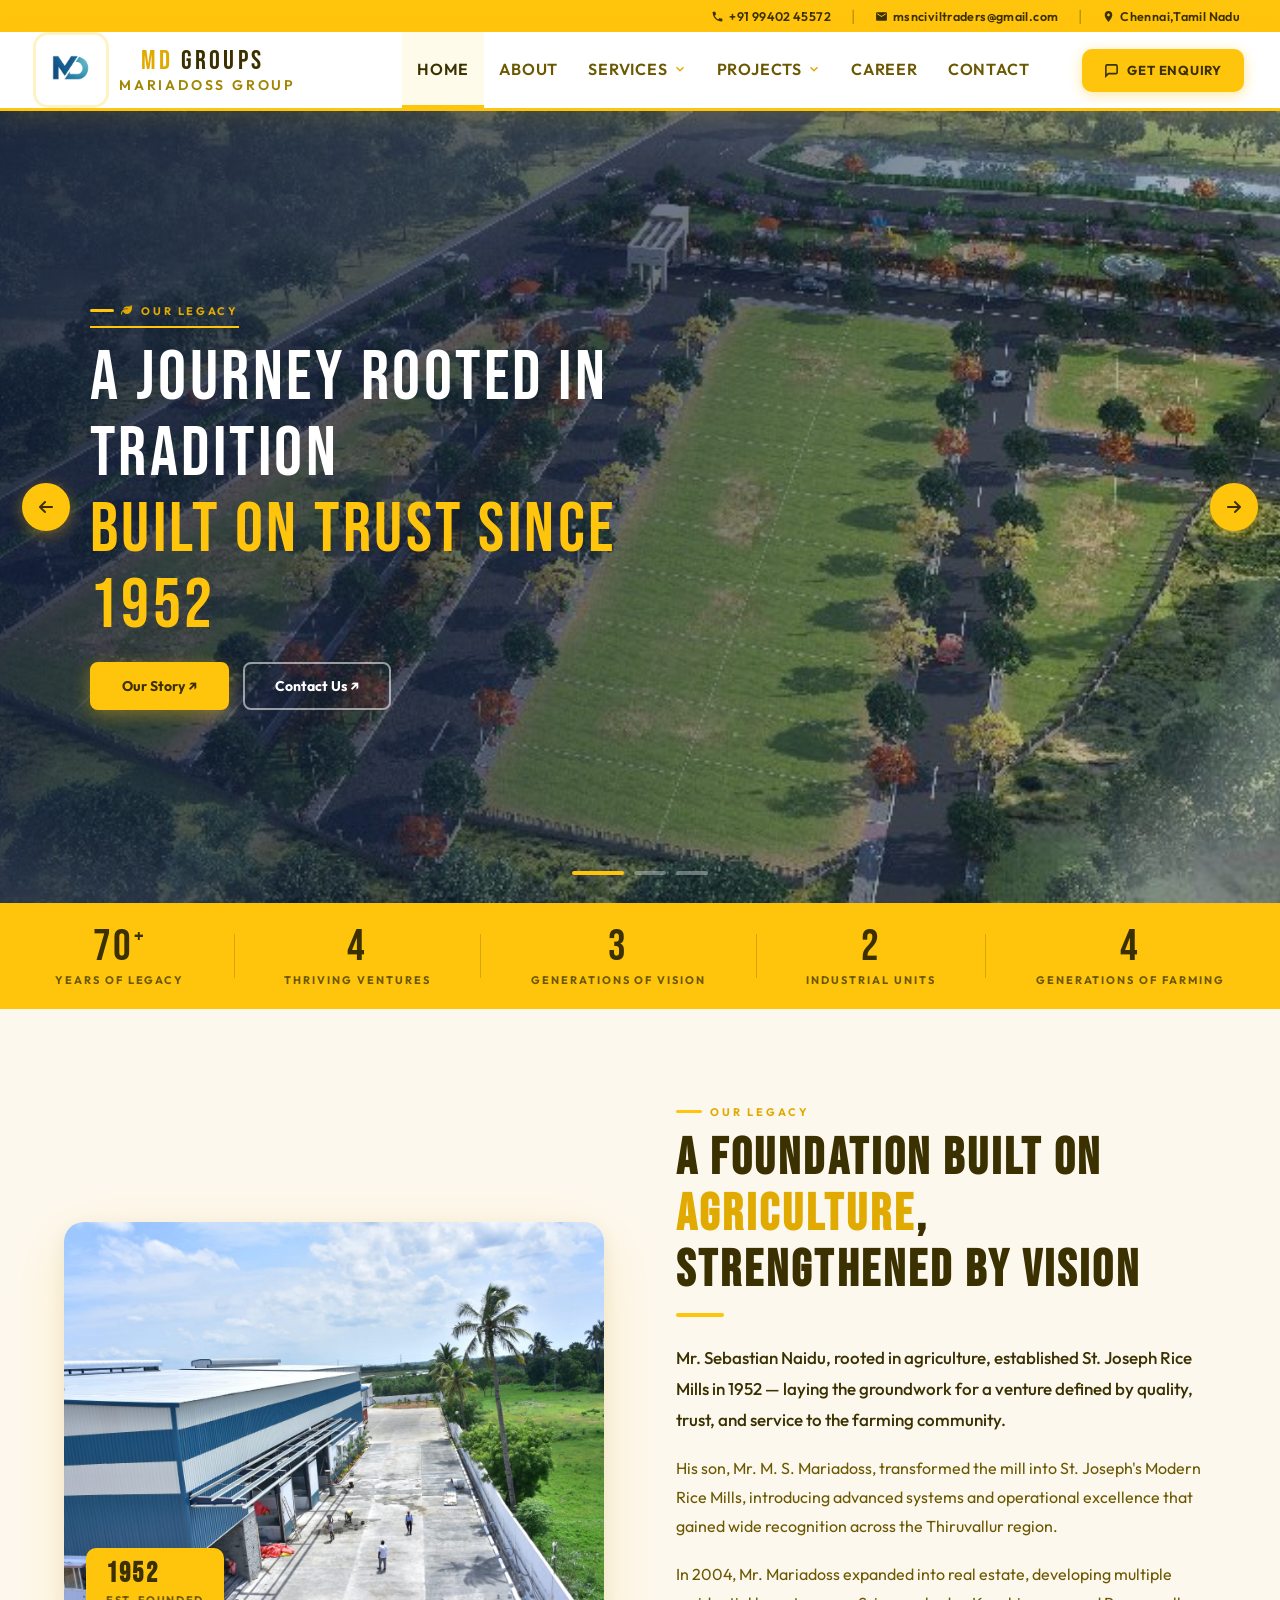
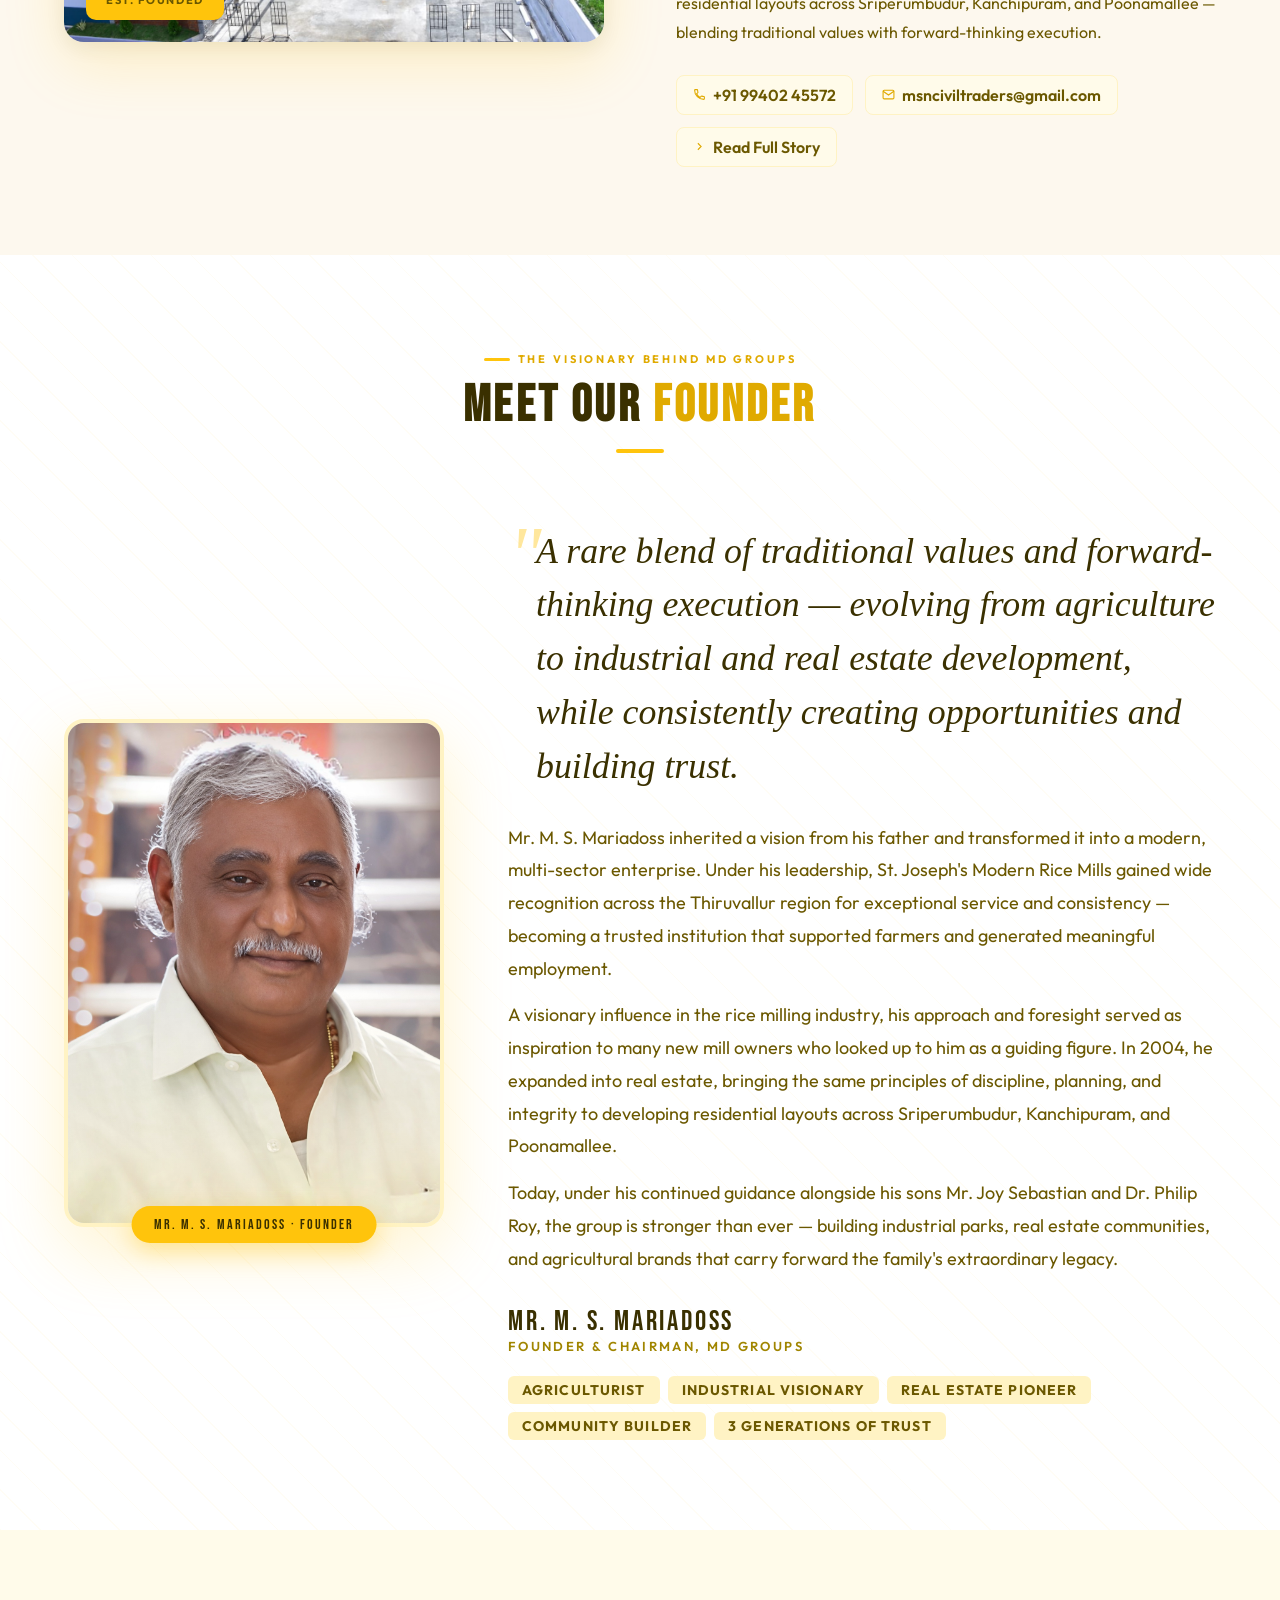
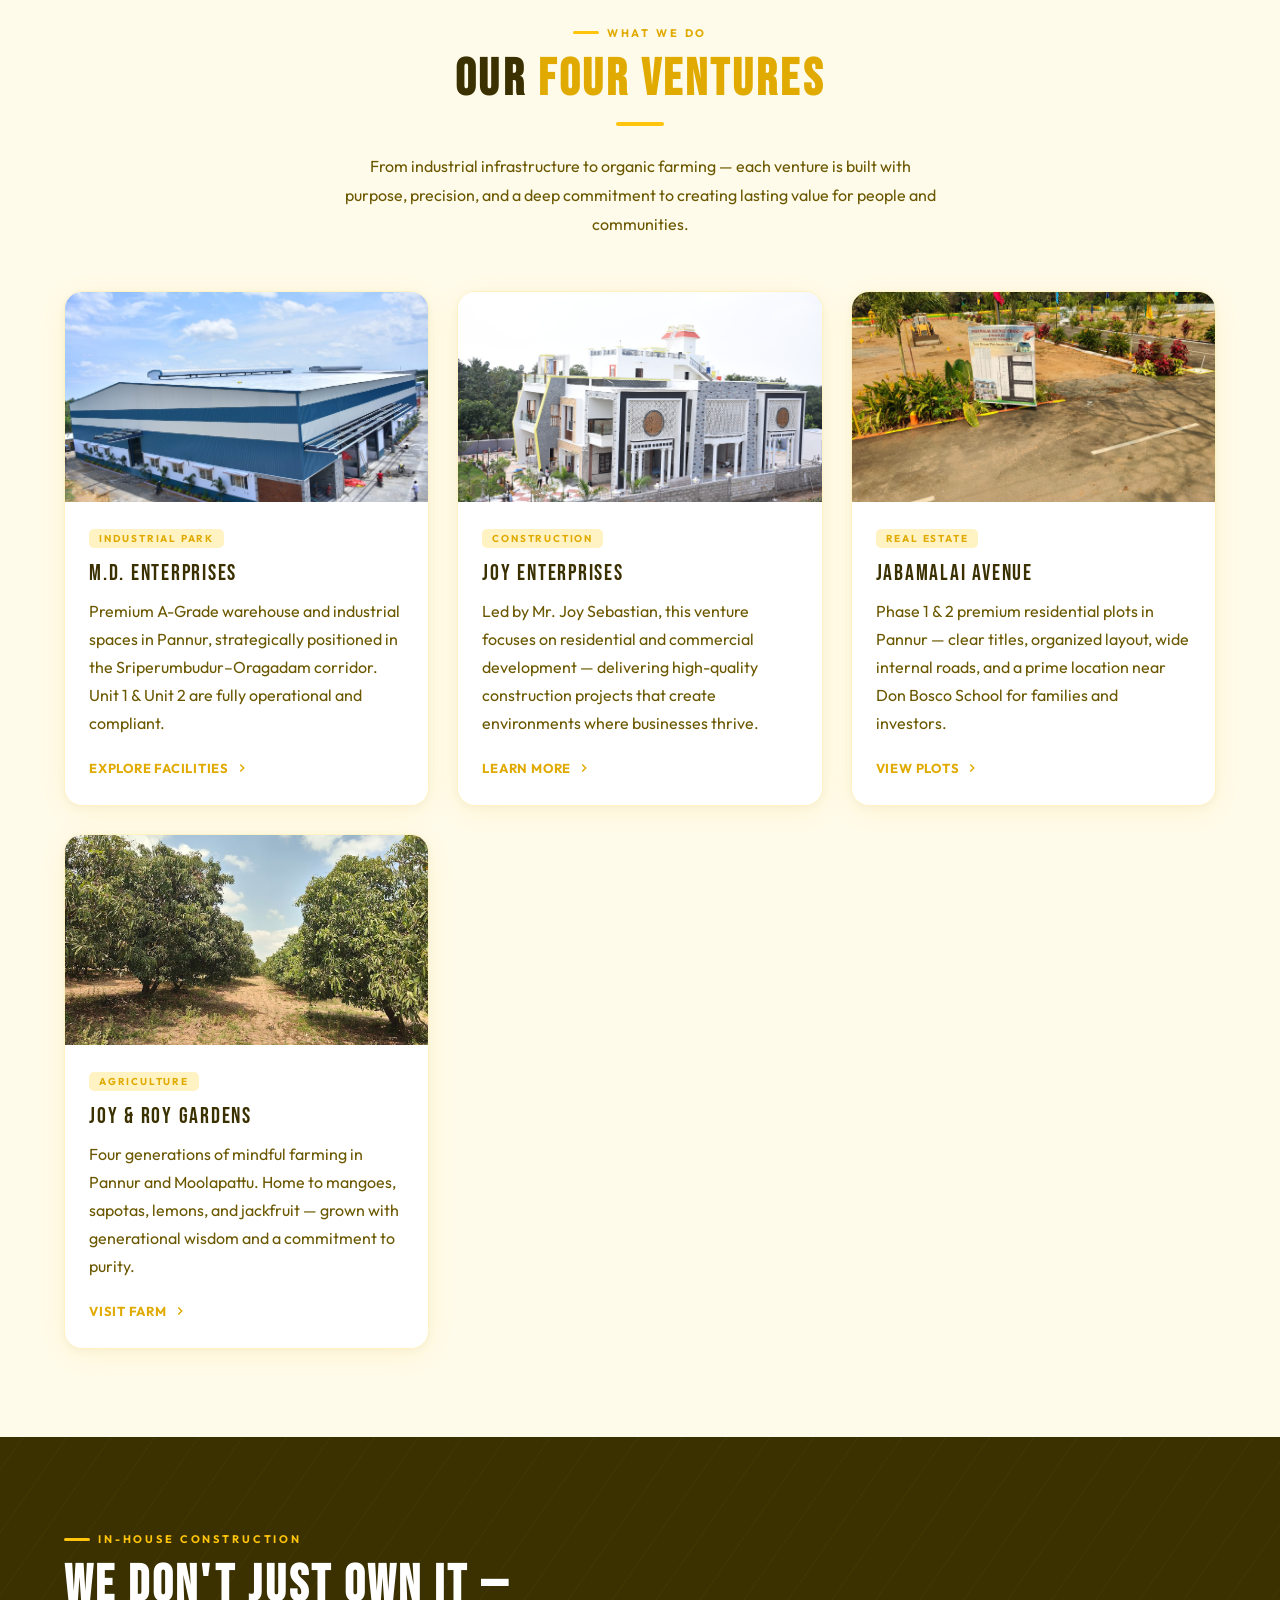
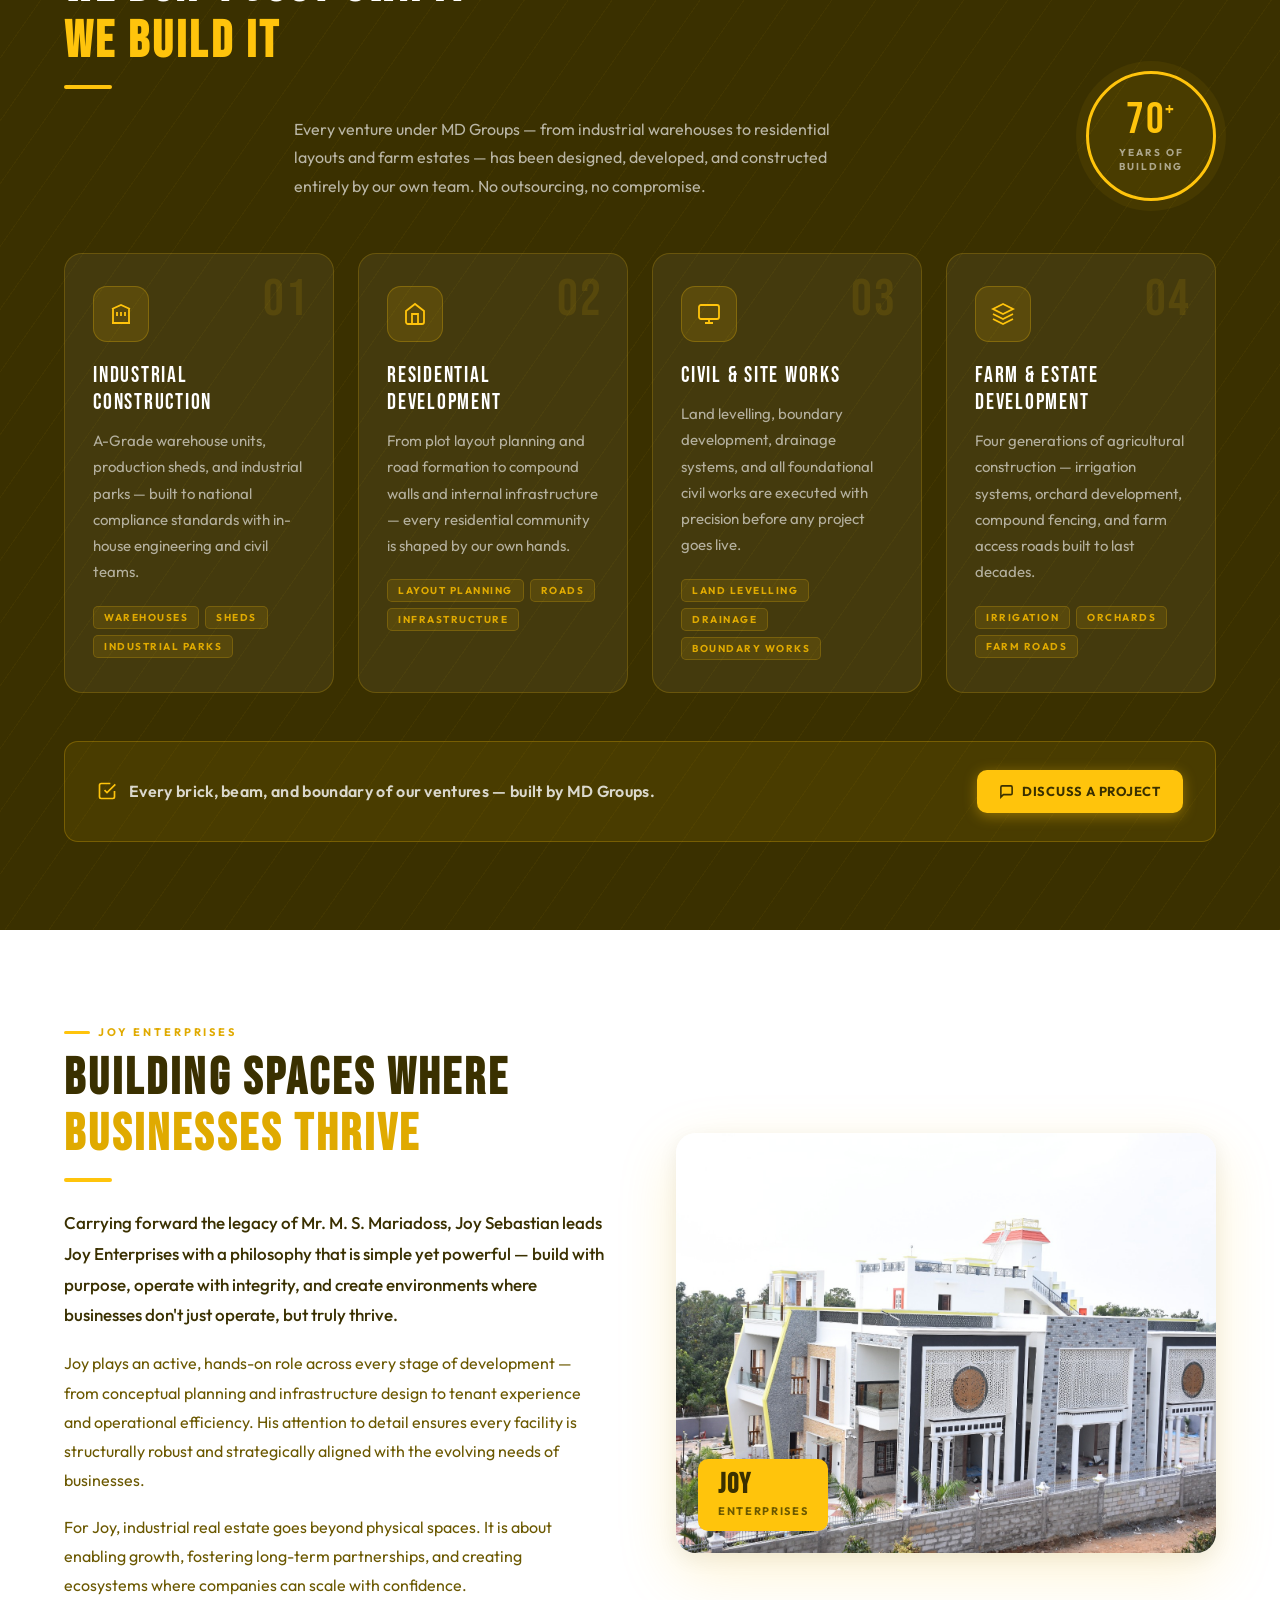
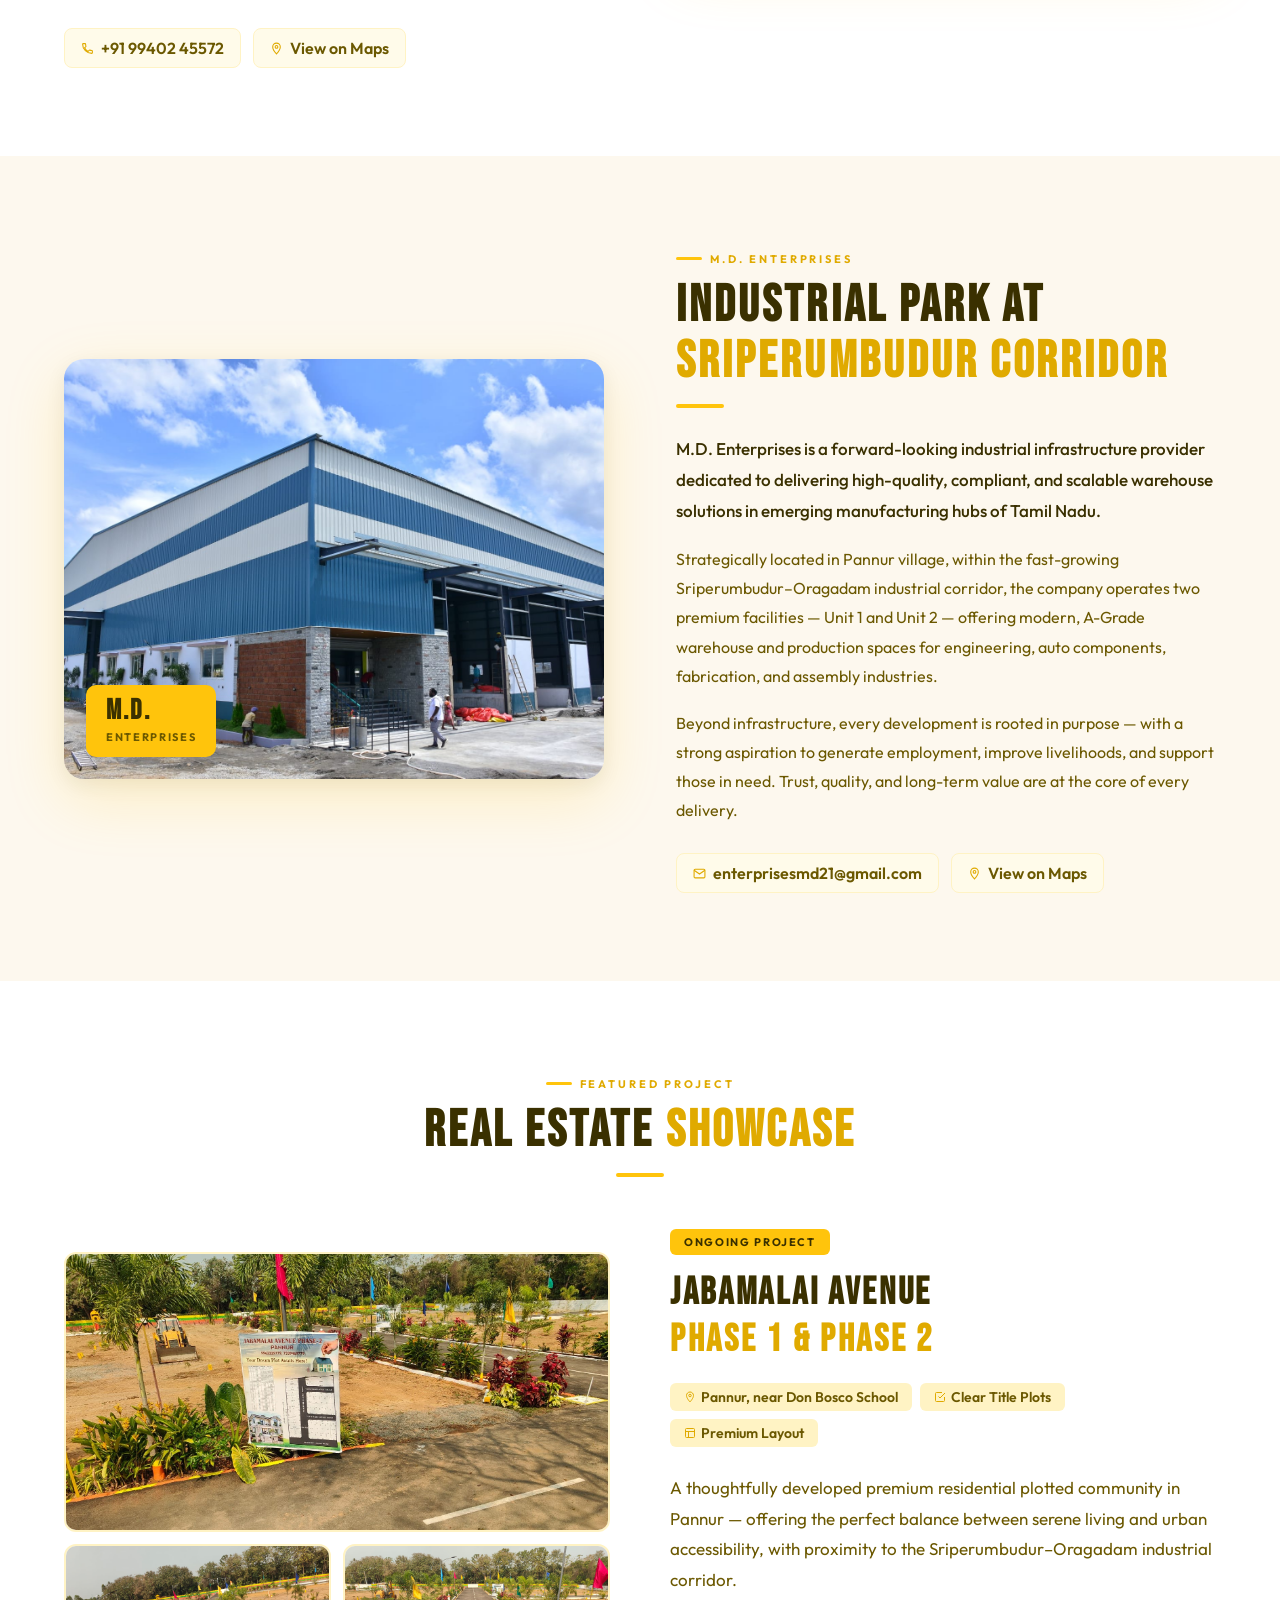
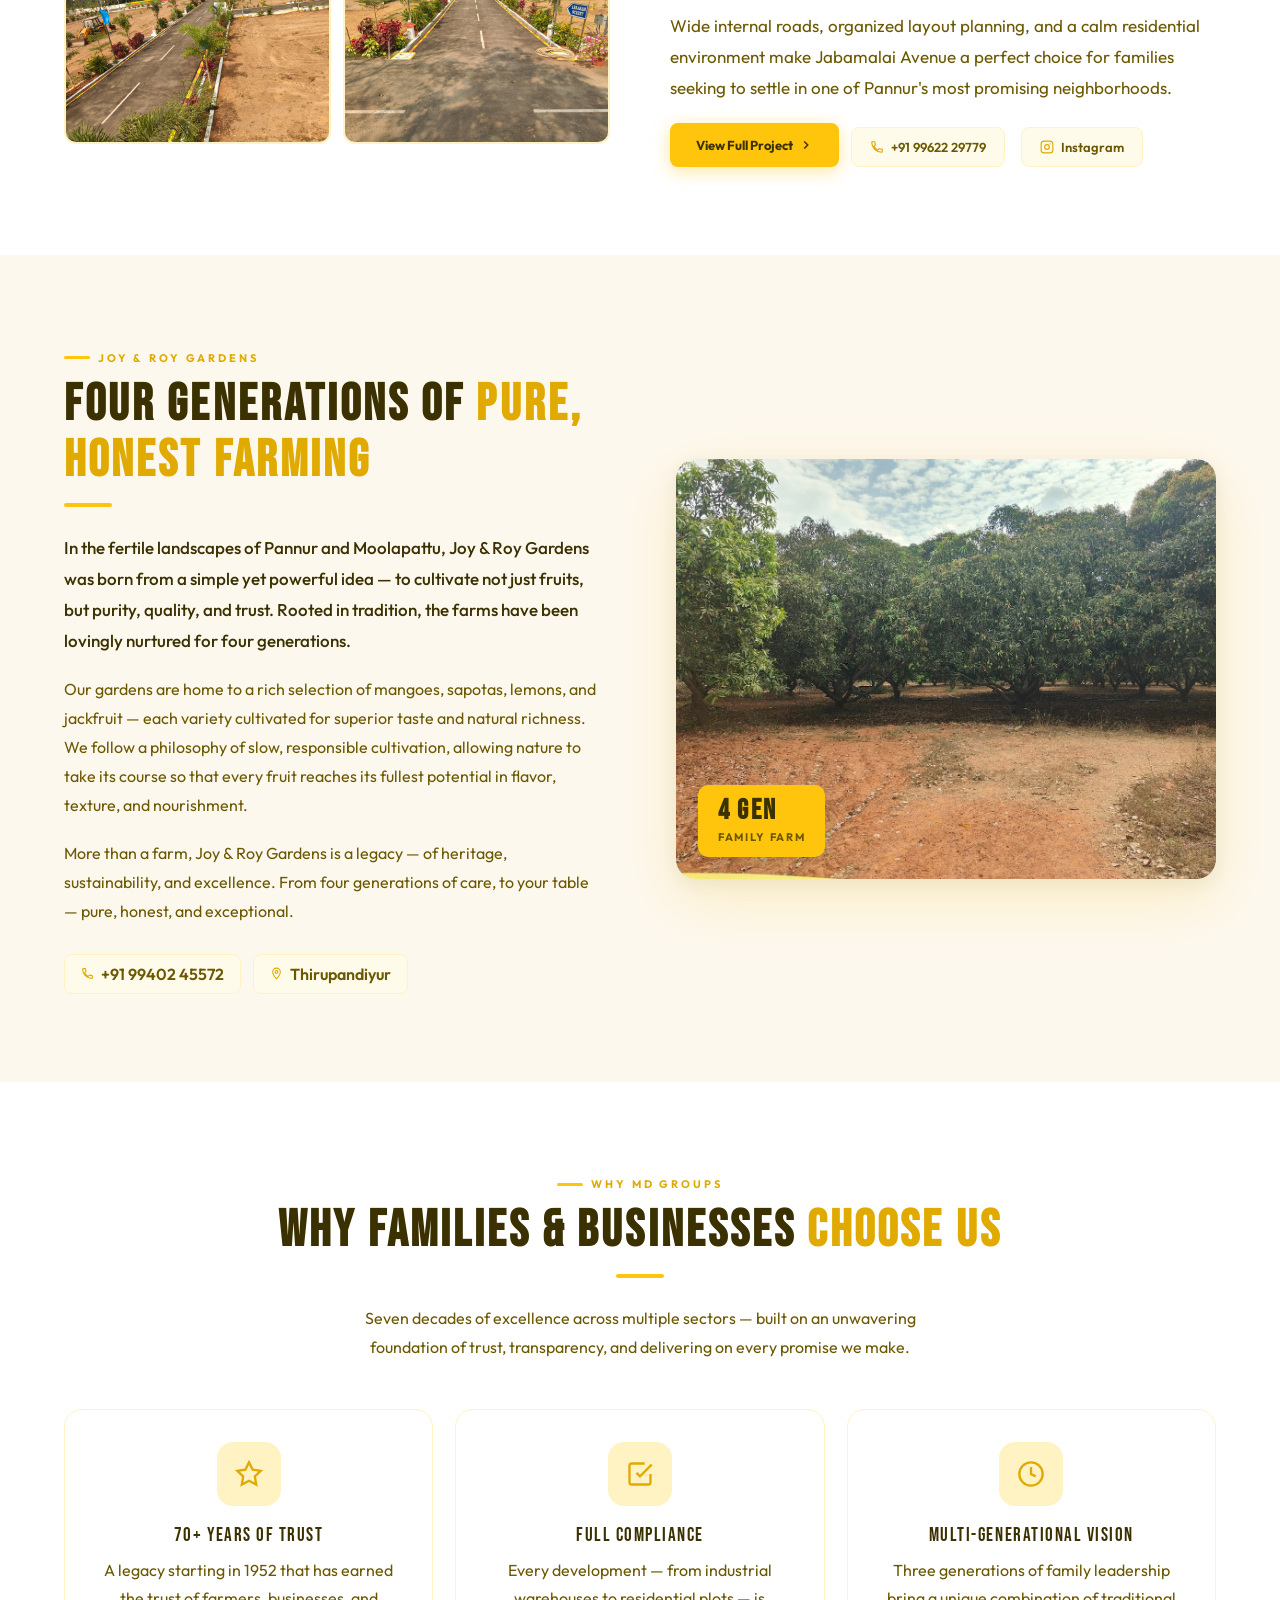
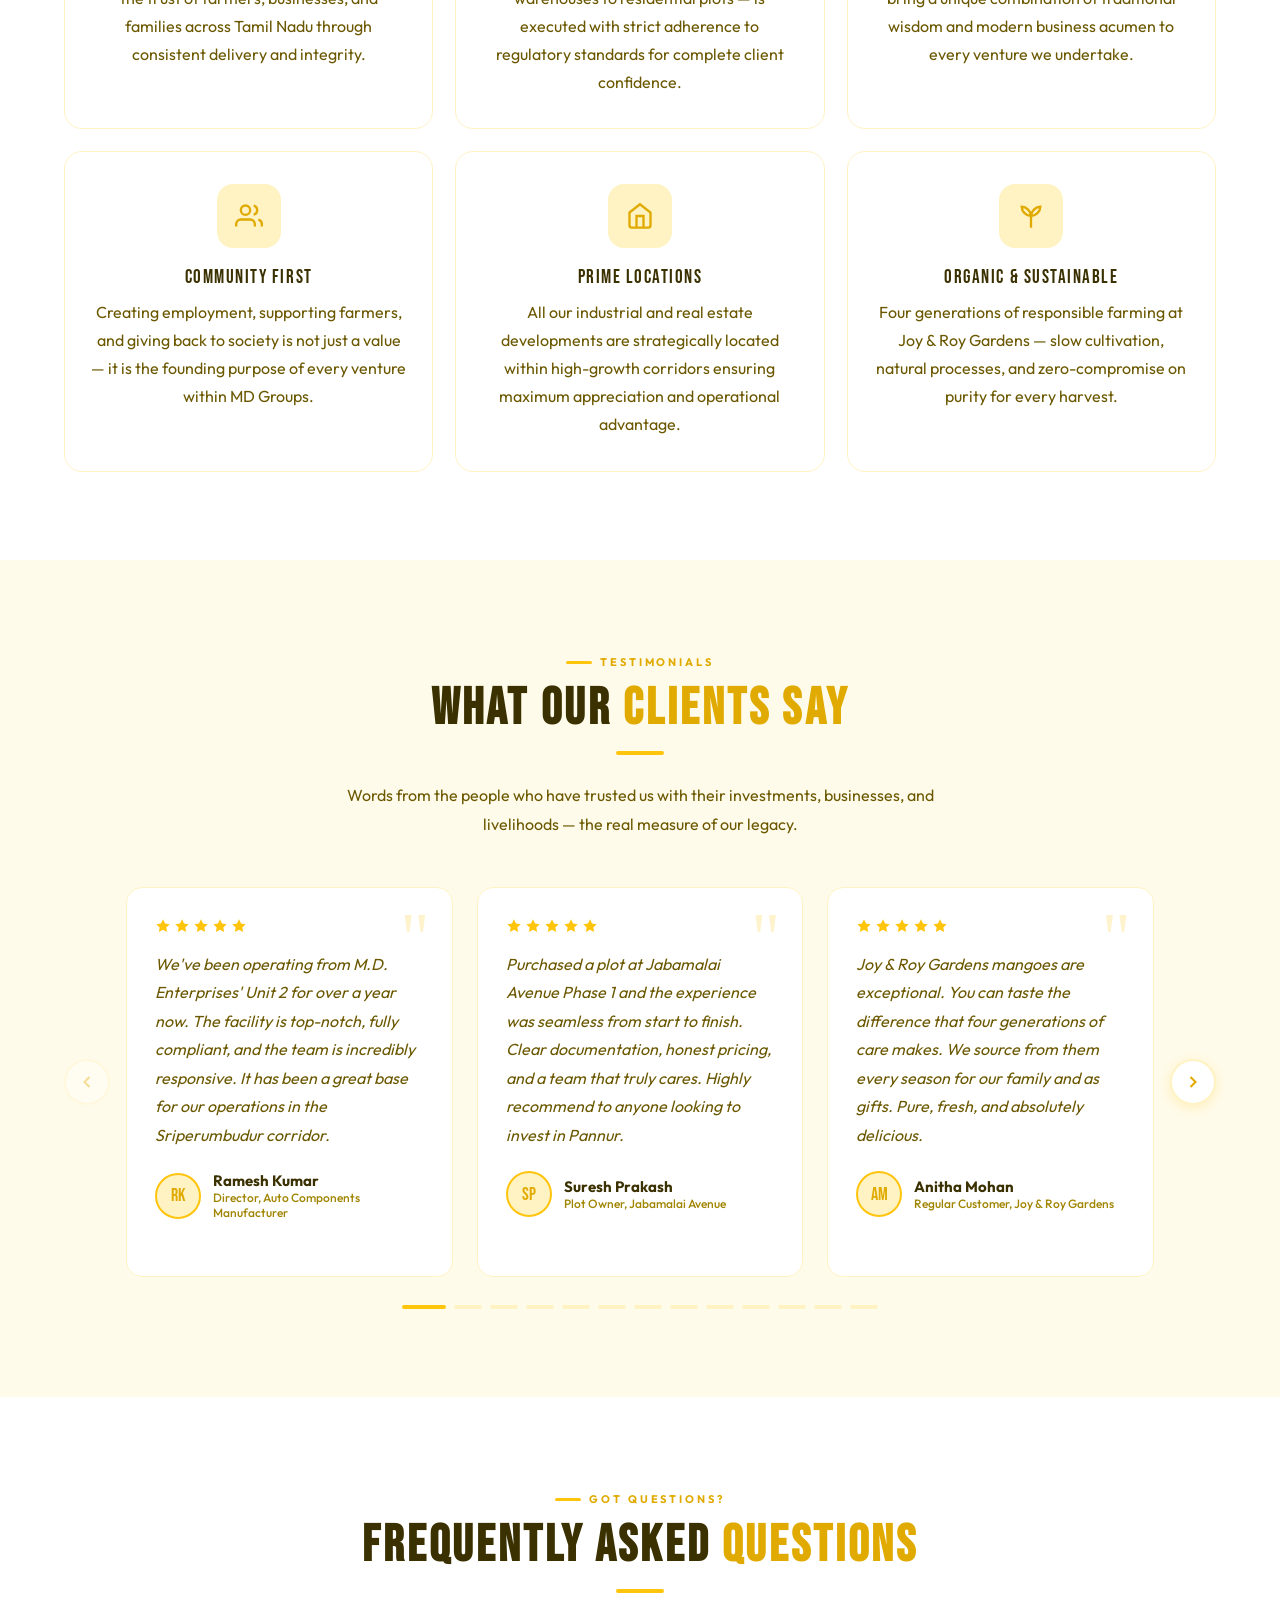
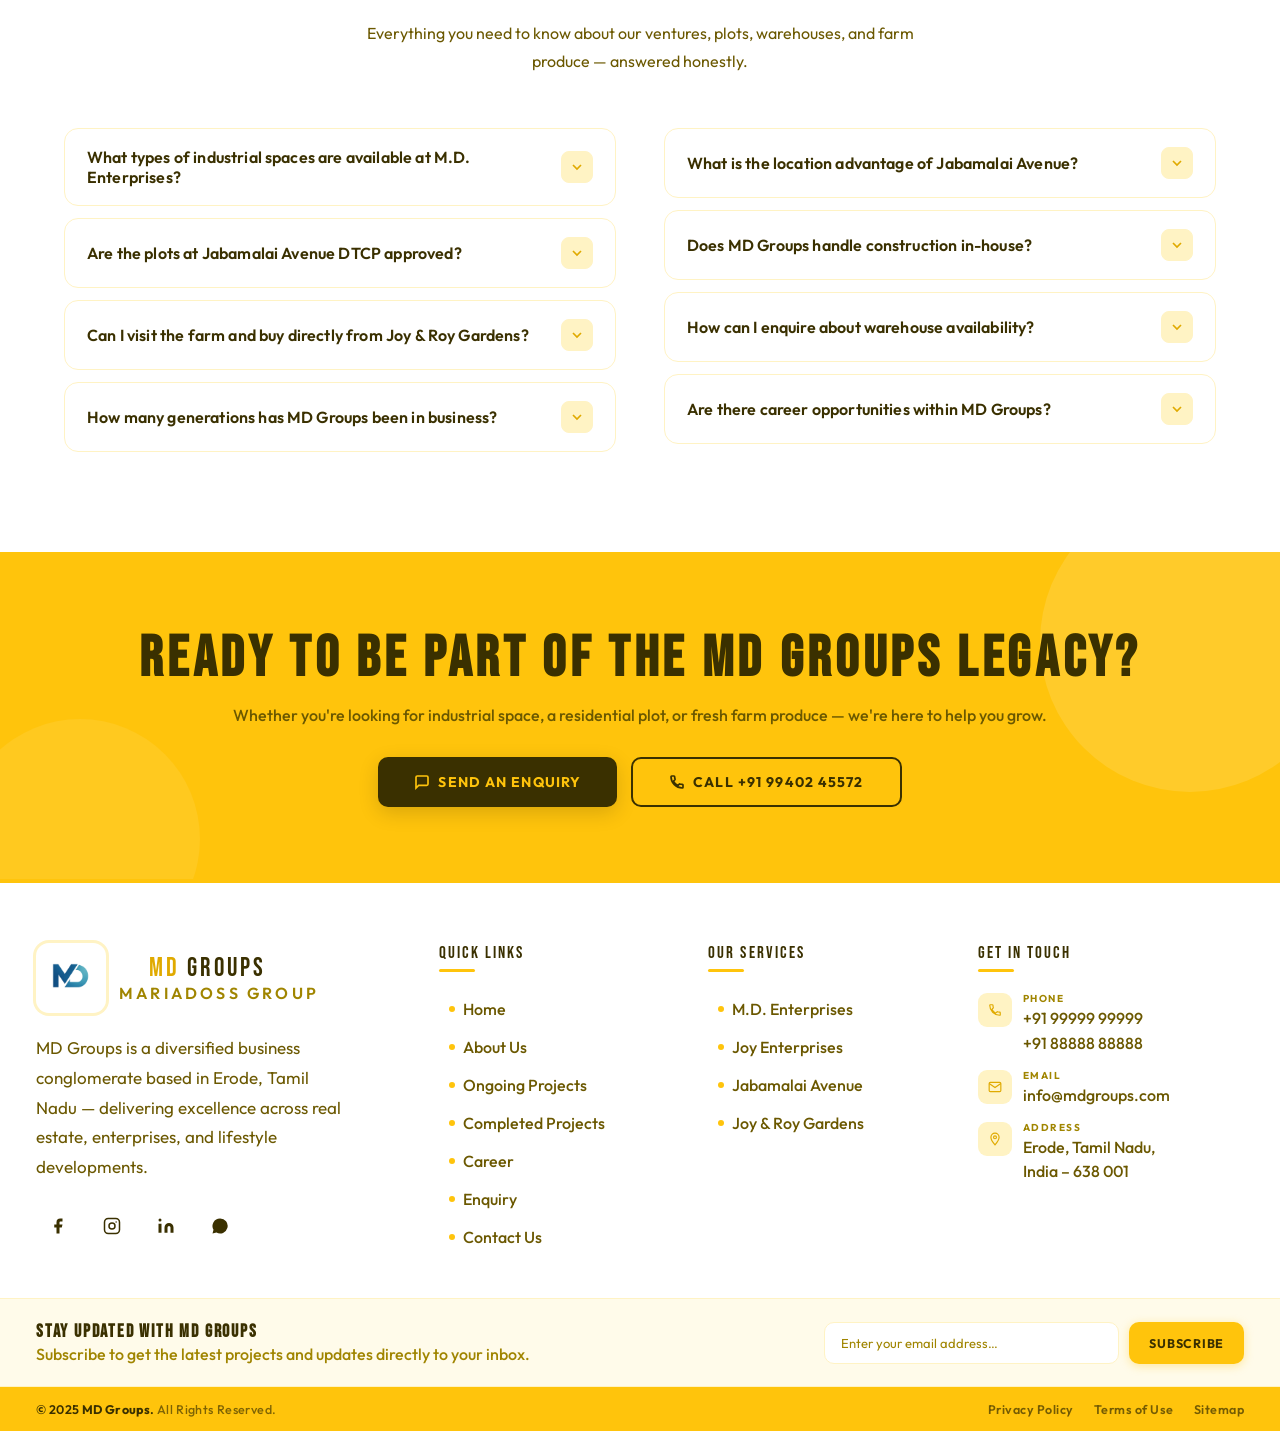
<file: index.html>
<!DOCTYPE html>
<html lang="en">

<head>
  <meta charset="UTF-8" />
  <meta name="viewport" content="width=device-width, initial-scale=1.0" />
  <!-- ══ PRIMARY SEO ══ -->
<title>MD Groups | M.D. Enterprises · Joy Enterprises · Jabamalai Avenue · Joy & Roy Gardens – Pannur, Tamil Nadu</title>
<meta name="description" content="MD Groups (Mariadoss Group) – 70+ years of legacy across industrial warehouses, construction, real estate plots & organic farming in Tamil Nadu. M.D. Enterprises, Joy Enterprises, Jabamalai Avenue real estate, Joy & Roy Gardens.">
<meta name="keywords" content="MD Groups, MD Groups Pannur, Mariadoss Group, M.D. Enterprises, MD Enterprises warehouse Sriperumbudur, Joy Enterprises construction, Jabamalai Avenue plots Pannur, Joy Roy Gardens farm, industrial warehouse Oragadam corridor, residential plots Pannur, organic farm Tamil Nadu, real estate Sriperumbudur Kanchipuram, MD Groups Chennai">
<meta name="author" content="MD Groups – Mariadoss Group">
<meta name="robots" content="index, follow">
<link rel="canonical" href="https://www.mdgroups.in/">

<!-- ══ OPEN GRAPH (Facebook / WhatsApp previews) ══ -->
<meta property="og:type" content="website">
<meta property="og:site_name" content="MD Groups">
<meta property="og:title" content="MD Groups | Mariadoss Group – Industrial · Real Estate · Agriculture · Construction">
<meta property="og:description" content="70+ years of excellence across M.D. Enterprises (warehouses), Joy Enterprises (construction), Jabamalai Avenue (plots), and Joy & Roy Gardens (organic farming) in Tamil Nadu.">
<meta property="og:url" content="https://www.mdgroups.in/">
<meta property="og:image" content="https://www.mdgroups.in/images/logo.png">
<meta property="og:locale" content="en_IN">

<!-- ══ TWITTER CARD ══ -->
<meta name="twitter:card" content="summary_large_image">
<meta name="twitter:title" content="MD Groups | Mariadoss Group – Industrial · Real Estate · Agriculture">
<meta name="twitter:description" content="70+ years of legacy in Tamil Nadu – M.D. Enterprises, Joy Enterprises, Jabamalai Avenue plots, Joy & Roy Gardens organic farm.">
<meta name="twitter:image" content="https://www.mdgroups.in/images/logo.png">

<!-- ══ GEO / LOCAL SEO ══ -->
<meta name="geo.region" content="IN-TN">
<meta name="geo.placename" content="Pannur, Sriperumbudur, Tamil Nadu, India">
<meta name="geo.position" content="12.9648;79.8588">
<meta name="ICBM" content="12.9648, 79.8588">

<!-- ══ STRUCTURED DATA – Organization ══ -->
<script type="application/ld+json">
{
  "@context": "https://schema.org",
  "@type": "Organization",
  "name": "MD Groups",
  "alternateName": ["Mariadoss Group", "M.D. Enterprises", "Joy Enterprises"],
  "url": "https://www.mdgroups.in",
  "logo": "https://www.mdgroups.in/images/logo.png",
  "description": "MD Groups is a diversified business conglomerate in Tamil Nadu with 70+ years of legacy across industrial infrastructure, construction, real estate, and organic farming.",
  "foundingDate": "1952",
  "founder": {
    "@type": "Person",
    "name": "M. S. Mariadoss"
  },
  "address": {
    "@type": "PostalAddress",
    "addressLocality": "Pannur",
    "addressRegion": "Tamil Nadu",
    "addressCountry": "IN"
  },
  "contactPoint": [
    {
      "@type": "ContactPoint",
      "telephone": "+91-99402-45572",
      "contactType": "customer service",
      "availableLanguage": ["English", "Tamil"]
    },
    {
      "@type": "ContactPoint",
      "email": "msnciviltraders@gmail.com",
      "contactType": "customer service"
    }
  ],
  "sameAs": [
    "https://www.instagram.com/jabamalai_avenue"
  ],
  "hasOfferCatalog": {
    "@type": "OfferCatalog",
    "name": "MD Groups Ventures",
    "itemListElement": [
      {
        "@type": "Offer",
        "itemOffered": {
          "@type": "Service",
          "name": "M.D. Enterprises – Industrial Warehouse Park",
          "description": "A-Grade warehouse and industrial spaces in Pannur, Sriperumbudur–Oragadam corridor."
        }
      },
      {
        "@type": "Offer",
        "itemOffered": {
          "@type": "Service",
          "name": "Joy Enterprises – Construction",
          "description": "Residential and commercial construction in Tamil Nadu."
        }
      },
      {
        "@type": "Offer",
        "itemOffered": {
          "@type": "Service",
          "name": "Jabamalai Avenue – Real Estate Plots",
          "description": "Premium residential plots in Pannur, Phase 1 & Phase 2."
        }
      },
      {
        "@type": "Offer",
        "itemOffered": {
          "@type": "Service",
          "name": "Joy & Roy Gardens – Organic Farming",
          "description": "Four generations of farming in Pannur and Moolapattu. Mangoes, sapotas, lemons, jackfruit."
        }
      }
    ]
  }
}
</script>

<!-- ══ STRUCTURED DATA – Local Business ══ -->
<script type="application/ld+json">
{
  "@context": "https://schema.org",
  "@type": "LocalBusiness",
  "name": "MD Groups",
  "image": "https://www.mdgroups.in/images/logo.png",
  "url": "https://www.mdgroups.in",
  "telephone": "+91-99402-45572",
  "email": "msnciviltraders@gmail.com",
  "address": {
    "@type": "PostalAddress",
    "streetAddress": "Pannur",
    "addressLocality": "Sriperumbudur",
    "addressRegion": "Tamil Nadu",
    "postalCode": "602105",
    "addressCountry": "IN"
  },
  "geo": {
    "@type": "GeoCoordinates",
    "latitude": 12.9648,
    "longitude": 79.8588
  },
  "openingHours": "Mo-Sa 09:00-18:00",
  "priceRange": "₹₹",
  "description": "MD Groups – 70+ years legacy in industrial warehouses, construction, real estate plots, and organic farming in Tamil Nadu."
}
</script>

<!-- ══ STRUCTURED DATA – WebSite ══ -->
<script type="application/ld+json">
{
  "@context": "https://schema.org",
  "@type": "WebSite",
  "name": "MD Groups",
  "url": "https://www.mdgroups.in",
  "potentialAction": {
    "@type": "SearchAction",
    "target": "https://www.mdgroups.in/?s={search_term_string}",
    "query-input": "required name=search_term_string"
  }
}
</script>
  <title>MD GROUPS</title>
  <link href="https://fonts.googleapis.com/css2?family=Bebas+Neue&family=Outfit:wght@300;400;500;600;700&display=swap"
    rel="stylesheet" />
  <link rel="stylesheet" href="css/style.css">
  <link rel="stylesheet" href="https://cdnjs.cloudflare.com/ajax/libs/font-awesome/6.5.0/css/all.min.css">
  <style>
    *,
    *::before,
    *::after {
      box-sizing: border-box;
      margin: 0;
      padding: 0;
    }

    :root {
      --gold: #FFC40C;
      --gold-d: #e0aa00;
      --gold-light: #FFF3C4;
      --gold-pale: #FFFBEA;
      --white: #ffffff;
      --text: #3a3000;
      --text-mid: #6b5800;
      --text-light: #a08500;
      --radius: 10px;
      --trans: 0.26s cubic-bezier(.4, 0, .2, 1);
    }

    body {
      font-family: 'Outfit', sans-serif;
      background: #fff8e1;
    }

    /* ─── TOP STRIP ───────────────────────────────────── */
    .top-strip {
      background: var(--gold);
      padding: 6px 40px;
      display: flex;
      justify-content: flex-end;
      align-items: center;
      gap: 20px;
    }

    .top-strip a {
      color: var(--text);
      font-size: 12.5px;
      font-weight: 600;
      text-decoration: none;
      display: flex;
      align-items: center;
      gap: 5px;
      letter-spacing: .03em;
      transition: opacity var(--trans);
    }

    .top-strip a:hover {
      opacity: .65;
    }

    .top-strip .sep {
      color: var(--text);
      opacity: .35;
    }

    /* ─── HEADER ──────────────────────────────────────── */
    header {
      background: var(--white);
      position: sticky;
      top: 0;
      z-index: 1000;
      border-bottom: 3px solid var(--gold);
      box-shadow: 0 4px 24px rgba(255, 196, 12, .15);
    }

    .header-inner {
      max-width: 1320px;
      margin: 0 auto;
      padding: 0 36px;
      height: 76px;
      display: flex;
      align-items: center;
      gap: 20px;
    }

    /* ─── BRAND ───────────────────────────────────────── */
    .brand {
      display: flex;
      align-items: center;
      gap: 13px;
      text-decoration: none;
      flex-shrink: 0;
    }

    .logo-wrap {
      width: 70px;
      height: 70px;
      border-radius: 12px;
      /* background: var(--gold); */
      display: flex;
      align-items: center;
      justify-content: center;
      overflow: hidden;
      box-shadow: 0 0 0 3px var(--gold-light);
      transition: box-shadow var(--trans), transform var(--trans);
    }

    .brand:hover .logo-wrap {
      box-shadow: 0 0 0 5px rgba(255, 196, 12, .45);
      transform: scale(1.04);
    }

    .logo-wrap img {
      width: 100%;
      height: 100%;
      object-fit: contain;
    }

    .logo-wrap .monogram {
      font-family: 'Bebas Neue', sans-serif;
      font-size: 22px;
      color: var(--text);
      letter-spacing: .04em;
    }

    .brand-text {
      display: flex;
      flex-direction: column;
      line-height: 1;
    }

    .brand-name {
      font-family: 'Bebas Neue', sans-serif;
      font-size: 27px;
      letter-spacing: .12em;
      color: var(--text);
      margin-left: 22px;
    }

    .brand-name span {
      color: var(--gold-d);
    }

    .brand-tagline {
      font-size: 14px;
      font-weight: 600;
      letter-spacing: .2em;
      color: var(--text-light);
      text-transform: uppercase;
      margin-top: 3px;
    }

    /* ─── NAV ─────────────────────────────────────────── */
    nav {
      margin-left: auto;
      display: flex;
      align-items: center;
    }

    .nav-item {
      position: relative;
    }

    .nav-link {
      display: flex;
      align-items: center;
      gap: 5px;
      padding: 0 15px;
      height: 76px;
      font-size: 16px;
      font-weight: 600;
      color: var(--text-mid);
      text-decoration: none;
      letter-spacing: .05em;
      text-transform: uppercase;
      border-bottom: 3px solid transparent;
      transition: color var(--trans), border-color var(--trans), background var(--trans);
      white-space: nowrap;
      cursor: pointer;
      background: none;
      border-top: none;
      border-left: none;
      border-right: none;
      font-family: 'Outfit', sans-serif;
    }

    .nav-link:hover,
    .nav-item:hover>.nav-link {
      color: var(--text);
      background: var(--gold-pale);
      border-bottom-color: var(--gold);
    }

    .nav-link.active {
      color: var(--text);
      border-bottom-color: var(--gold);
      background: var(--gold-pale);
    }

    .chev {
      width: 14px;
      height: 14px;
      transition: transform var(--trans);
      color: var(--gold-d);
    }

    .nav-item:hover>.nav-link .chev {
      transform: rotate(180deg);
    }

    /* ─── DROPDOWN ────────────────────────────────────── */
    .dropdown {
      position: absolute;
      top: 100%;
      left: 50%;
      transform: translateX(-50%) translateY(10px);
      background: var(--white);
      border: 1.5px solid var(--gold-light);
      border-top: 3px solid var(--gold);
      border-radius: 0 0 var(--radius) var(--radius);
      min-width: 240px;
      padding: 8px 0 10px;
      opacity: 0;
      pointer-events: none;
      transition: opacity var(--trans), transform var(--trans);
      box-shadow: 0 16px 50px rgba(255, 196, 12, .18), 0 4px 12px rgba(0, 0, 0, .06);
      z-index: 999;
    }

    .nav-item:hover .dropdown {
      opacity: 1;
      pointer-events: all;
      transform: translateX(-50%) translateY(0);
    }

    .drop-label {
      font-size: 9.5px;
      font-weight: 700;
      letter-spacing: .2em;
      color: var(--gold-d);
      text-transform: uppercase;
      padding: 10px 18px 4px;
    }

    .drop-link {
      display: flex;
      align-items: center;
      gap: 10px;
      padding: 9px 18px;
      font-size: 17px;
      font-weight: 500;
      color: var(--text-mid);
      text-decoration: none;
      transition: background var(--trans), color var(--trans), padding-left var(--trans);
    }

    .drop-link:hover {
      background: var(--gold-pale);
      color: var(--text);
      padding-left: 24px;
    }

    .drop-icon {
      width: 28px;
      height: 28px;
      border-radius: 7px;
      background: var(--gold-light);
      display: flex;
      align-items: center;
      justify-content: center;
      flex-shrink: 0;
      transition: background var(--trans);
    }

    .drop-link:hover .drop-icon {
      background: var(--gold);
    }

    .drop-icon svg {
      width: 13px;
      height: 13px;
      color: var(--gold-d);
    }

    .drop-link:hover .drop-icon svg {
      color: var(--text);
    }

    .drop-divider {
      height: 1px;
      background: var(--gold-light);
      margin: 6px 0;
    }

    /* ─── ENQUIRY ─────────────────────────────────────── */
    .btn-enquiry {
      display: flex;
      align-items: center;
      gap: 8px;
      margin-left: 18px;
      padding: 0 22px;
      height: 43px;
      background: var(--gold);
      color: var(--text);
      font-family: 'Outfit', sans-serif;
      font-size: 13px;
      font-weight: 700;
      letter-spacing: .06em;
      text-transform: uppercase;
      text-decoration: none;
      border-radius: var(--radius);
      border: none;
      cursor: pointer;
      transition: background var(--trans), transform var(--trans), box-shadow var(--trans);
      box-shadow: 0 3px 14px rgba(255, 196, 12, .4);
      white-space: nowrap;
    }

    .btn-enquiry:hover {
      background: var(--gold-d);
      transform: translateY(-2px);
      box-shadow: 0 8px 24px rgba(255, 196, 12, .5);
    }

    /* ─── HAMBURGER ───────────────────────────────────── */
    .hamburger {
      display: none;
      flex-direction: column;
      justify-content: center;
      gap: 5px;
      width: 40px;
      height: 40px;
      background: var(--gold-pale);
      border: 1.5px solid var(--gold-light);
      border-radius: 9px;
      cursor: pointer;
      margin-left: auto;
      padding: 9px;
    }

    .hamburger span {
      display: block;
      height: 2px;
      background: var(--text);
      border-radius: 2px;
    }

    /* ─── MOBILE MENU ─────────────────────────────────── */
    .mobile-menu {
      display: none;
      flex-direction: column;
      background: var(--white);
      border-top: 2px solid var(--gold-light);
      padding: 10px 0 20px;
    }

    .mobile-menu.open {
      display: flex;
    }

    .mob-link {
      display: block;
      padding: 12px 28px;
      font-size: 13.5px;
      font-weight: 600;
      color: var(--text-mid);
      text-decoration: none;
      text-transform: uppercase;
      letter-spacing: .05em;
      transition: color var(--trans), background var(--trans);
    }

    .mob-link:hover {
      color: var(--text);
      background: var(--gold-pale);
    }

    .mob-section {
      font-size: 9px;
      font-weight: 700;
      letter-spacing: .22em;
      color: var(--gold-d);
      text-transform: uppercase;
      padding: 14px 28px 4px;
    }

    .mob-sub {
      display: block;
      padding: 9px 28px 9px 42px;
      font-size: 16px;
      font-weight: 500;
      color: var(--text-light);
      text-decoration: none;
      transition: color var(--trans), background var(--trans);
    }

    .mob-sub:hover {
      color: var(--text);
      background: var(--gold-pale);
    }

    .mob-divider {
      height: 1px;
      background: var(--gold-light);
      margin: 8px 0;
    }

    .mob-enquiry {
      margin: 14px 28px 0;
      padding: 13px;
      background: var(--gold);
      color: var(--text);
      text-align: center;
      font-weight: 700;
      font-size: 13px;
      letter-spacing: .07em;
      text-transform: uppercase;
      text-decoration: none;
      border-radius: var(--radius);
      display: block;
      box-shadow: 0 4px 14px rgba(255, 196, 12, .35);
    }

    @media (max-width: 920px) {

      nav,
      .btn-enquiry {
        display: none;
      }

      .hamburger {
        display: flex;
      }

      .top-strip {
        display: none;
      }
    }
  </style>
</head>

<body>

  <!-- TOP STRIP -->
  <div class="top-strip">
    <a href="tel:+919999999999">
      <svg width="13" height="13" viewBox="0 0 24 24" fill="currentColor">
        <path
          d="M6.6 10.8c1.4 2.8 3.8 5.1 6.6 6.6l2.2-2.2c.3-.3.7-.4 1-.2 1.1.4 2.3.6 3.6.6.6 0 1 .4 1 1V20c0 .6-.4 1-1 1-9.4 0-17-7.6-17-17 0-.6.4-1 1-1h3.5c.6 0 1 .4 1 1 0 1.3.2 2.5.6 3.6.1.3 0 .7-.2 1L6.6 10.8z" />
      </svg>
      +91 99402 45572
    </a>
    <span class="sep">|</span>
    <a href="mailto:info@mdgroups.com">
      <svg width="13" height="13" viewBox="0 0 24 24" fill="currentColor">
        <path
          d="M20 4H4c-1.1 0-2 .9-2 2v12c0 1.1.9 2 2 2h16c1.1 0 2-.9 2-2V6c0-1.1-.9-2-2-2zm0 4-8 5-8-5V6l8 5 8-5v2z" />
      </svg>
      msnciviltraders@gmail.com
    </a>
    <span class="sep">|</span>
    <a href="#">
      <svg width="13" height="13" viewBox="0 0 24 24" fill="currentColor">
        <path
          d="M12 2C8.1 2 5 5.1 5 9c0 5.3 7 13 7 13s7-7.8 7-13c0-3.9-3.1-7-7-7zm0 9.5c-1.4 0-2.5-1.1-2.5-2.5S10.6 6.5 12 6.5 14.5 7.6 14.5 9 13.4 11.5 12 11.5z" />
      </svg>
      Chennai,Tamil Nadu
    </a>
  </div>

  <!-- MAIN HEADER -->
  <header>
    <div class="header-inner">

      <a href="index.html" class="brand">
        <div class="logo-wrap">
          <img src="images/logo.png" alt="MD Groups Logo"
            onerror="this.style.display='none';this.nextElementSibling.style.display='block';" />
          <span class="monogram" style="display:none;">MD</span>
        </div>
        <div class="brand-text">
          <span class="brand-name"><span>MD</span> GROUPS</span>
          <span class="brand-tagline">Mariadoss Group</span>
        </div>
      </a>

      <nav>

        <div class="nav-item">
          <a href="index.html" class="nav-link active">Home</a>
        </div>

        <div class="nav-item">
          <a href="about.html" class="nav-link">About</a>
        </div>

        <!-- SERVICES -->
        <div class="nav-item">
          <a href="#" class="nav-link">
            Services
            <svg class="chev" viewBox="0 0 24 24" fill="none" stroke="currentColor" stroke-width="2.5">
              <path d="m6 9 6 6 6-6" />
            </svg>
          </a>
          <div class="dropdown">
            <div class="drop-label">Our Services</div>
            <a href="md-enterprises.html" class="drop-link">
              <div class="drop-icon">
                <svg viewBox="0 0 24 24" fill="none" stroke="currentColor" stroke-width="2">
                  <path d="M3 21h18M9 21V7l6-4v18" />
                  <path d="M13 11h2M13 15h2M9 11h2" />
                </svg>
              </div>
              M.D. Enterprises
            </a>

            <a href="joy-enterprises.html" class="drop-link">
              <div class="drop-icon">
                <svg viewBox="0 0 24 24" fill="none" stroke="currentColor" stroke-width="2">
                  <path d="M3 9l9-7 9 7v11a2 2 0 0 1-2 2H5a2 2 0 0 1-2-2z" />
                  <polyline points="9 22 9 12 15 12 15 22" />
                </svg>
              </div>
              Joy Enterprises
            </a>

            <a href="real-estate.html" class="drop-link">
              <div class="drop-icon">
                <svg viewBox="0 0 24 24" fill="none" stroke="currentColor" stroke-width="2">
                  <path d="M6 2 3 6v14a2 2 0 0 0 2 2h14a2 2 0 0 0 2-2V6l-3-4z" />
                  <line x1="3" y1="6" x2="21" y2="6" />
                </svg>
              </div>
              Real Estate Projects - Jabamalai Avenue
            </a>

            <div class="drop-divider"></div>

            <a href="joy-roy-gardens.html" class="drop-link">
              <div class="drop-icon">
                <svg viewBox="0 0 24 24" fill="none" stroke="currentColor" stroke-width="2">
                  <rect x="1" y="3" width="15" height="13" />
                  <path d="m16 8 5 0 3 4v4h-8V8z" />
                  <circle cx="5.5" cy="18.5" r="2.5" />
                  <circle cx="18.5" cy="18.5" r="2.5" />
                </svg>
              </div>
              Joy & Roy Gardens
            </a>
          </div>
        </div>

        <!-- PROJECTS -->
        <div class="nav-item">
          <a href="#" class="nav-link">
            Projects
            <svg class="chev" viewBox="0 0 24 24" fill="none" stroke="currentColor" stroke-width="2.5">
              <path d="m6 9 6 6 6-6" />
            </svg>
          </a>
          <div class="dropdown">
            <div class="drop-label">Our Portfolio</div>
            <a href="projects/ongoing.html" class="drop-link">
              <div class="drop-icon"><svg viewBox="0 0 24 24" fill="none" stroke="currentColor" stroke-width="2">
                  <polyline points="23 4 23 10 17 10" />
                  <path d="M20.49 15a9 9 0 1 1-.02-7.14" />
                </svg></div>
              Ongoing Projects
            </a>
            <a href="projects/completed.html" class="drop-link">
              <div class="drop-icon"><svg viewBox="0 0 24 24" fill="none" stroke="currentColor" stroke-width="2">
                  <path d="M22 11.08V12a10 10 0 1 1-5.93-9.14" />
                  <polyline points="22 4 12 14.01 9 11.01" />
                </svg></div>
              Completed Projects
            </a>
          </div>
        </div>

        <div class="nav-item">
          <a href="career.html" class="nav-link">Career</a>
        </div>

        <div class="nav-item">
          <a href="contact.html" class="nav-link">Contact</a>
        </div>

      </nav>

      <a href="enquiry.html" class="btn-enquiry">
        <svg width="15" height="15" viewBox="0 0 24 24" fill="none" stroke="currentColor" stroke-width="2.5">
          <path d="M21 15a2 2 0 0 1-2 2H7l-4 4V5a2 2 0 0 1 2-2h14a2 2 0 0 1 2 2z" />
        </svg>
        Get Enquiry
      </a>

      <button class="hamburger" onclick="toggleMenu()" aria-label="Menu">
        <span></span><span></span><span></span>
      </button>

    </div>

    <!-- MOBILE MENU -->
    <div class="mobile-menu" id="mobileMenu">
      <a href="index.html" class="mob-link">Home</a>
      <a href="about.html" class="mob-link">About</a>
      <div class="mob-divider"></div>
      <div class="mob-section">Services</div>
      <a href="services/md-enterprises.html" class="mob-sub">› M.D. Enterprises</a>
      <a href="services/joy-enterprises.html" class="mob-sub">› Joy Enterprises</a>
      <a href="services/real-estate.html" class="mob-sub">› Real Estate Projects - Jabamalai Avenue</a>
      <a href="services/joy-roy-gardens.html" class="mob-sub">› Joy & Roy Gardens</a>

      <div class="mob-divider"></div>
      <div class="mob-section">Projects</div>
      <a href="projects/ongoing.html" class="mob-sub">› Ongoing Projects</a>
      <a href="projects/completed.html" class="mob-sub">› Completed Projects</a>
      <div class="mob-divider"></div>
      <a href="career.html" class="mob-link">Career</a>
      <a href="contact.html" class="mob-link">Contact</a>
      <a href="enquiry.html" class="mob-enquiry">Get an Enquiry →</a>
    </div>
  </header>


  <section class="hero-slider" id="heroSlider">

    <!-- ── SLIDES ── -->
    <div class="slides-wrapper" id="slidesWrapper">

      <!-- Slide 1 -->
      <div class="slide active" style="background-image: url('images/slider-1.jpg');">
        <div class="slide-overlay"></div>
        <div class="slide-content">
          <p class="hero-tag"><i class="fa-solid fa-leaf"></i> OUR LEGACY</p>
          <h1 class="hero-title">
            A Journey Rooted In Tradition<br>
            <span class="highlight">Built On Trust Since 1952</span>
          </h1>
          <div class="hero-btns">
            <a href="about.html" class="btn-primary">Our Story ↗</a>
            <a href="contact.html" class="btn-secondary">Contact Us ↗</a>
          </div>
        </div>
      </div>
      <!-- Slide 2 -->
      <!-- Slide 2 -->
      <div class="slide" style="background-image: url('images/slider-2.jpg');">
        <div class="slide-overlay"></div>
        <div class="slide-content">
          <p class="hero-tag"><i class="fa-solid fa-industry"></i> M.D. ENTERPRISES</p>
          <h1 class="hero-title">
            Modern Industrial Spaces<br>
            <span class="highlight">Designed For Growth</span>
          </h1>
          <div class="hero-btns">
            <a href="services/md-enterprises.html" class="btn-primary">View Facilities ↗</a>
            <a href="contact.html" class="btn-secondary">Enquire Now ↗</a>
          </div>
        </div>
      </div>


      <!-- Slide 3 -->
      <!-- Slide 3 -->
      <div class="slide" style="background-image: url('images/slider-3.jpg');">
        <div class="slide-overlay"></div>
        <div class="slide-content">
          <p class="hero-tag"><i class="fa-solid fa-building"></i> JOY ENTERPRISES</p>
          <h1 class="hero-title">
            Building Spaces That Inspire<br>
            <span class="highlight">Homes, Industry & Growth</span>
          </h1>
          <div class="hero-btns">
            <a href="projects.html" class="btn-primary">Explore Projects ↗</a>
            <a href="contact.html" class="btn-secondary">Get in Touch ↗</a>
          </div>
        </div>
      </div>

    </div><!-- /slides-wrapper -->

    <!-- ── PREV / NEXT ARROWS ── -->
    <button class="arrow arrow-prev" id="prevBtn" aria-label="Previous slide">
      <i class="fa-solid fa-arrow-left"></i>
    </button>
    <button class="arrow arrow-next" id="nextBtn" aria-label="Next slide">
      <i class="fa-solid fa-arrow-right"></i>
    </button>

    <!-- ── DOTS ── -->
    <div class="dots" id="dots">
      <span class="dot active" data-index="0"></span>
      <span class="dot" data-index="1"></span>
      <span class="dot" data-index="2"></span>
    </div>

    <!-- ── FLOATING ACTION BUTTONS (right side) ── -->
    <!-- <div class="fab-group">
    <a href="https://wa.me/917550110784" class="fab fab-whatsapp" target="_blank" aria-label="WhatsApp">
      <i class="fa-brands fa-whatsapp"></i>
    </a>
    <a href="tel:+917550110784" class="fab fab-call" aria-label="Call">
      <i class="fa-solid fa-phone"></i>
    </a>
  </div> -->

    <!-- ── BACK TO TOP (bottom-right corner) ── -->
    <!-- <button class="fab-top" id="fabTop" aria-label="Back to top">
    <i class="fa-solid fa-arrow-up-left"></i>
  </button> -->

  </section>

  <!-- ════════════════════════════════════════════
     STATS TICKER
════════════════════════════════════════════ -->
  <div class="stats-ticker">
    <div class="stats-ticker-inner">
      <div class="stat-item">
        <div class="stat-num" data-target="70"><span class="count">70</span><sup>+</sup></div>
        <div class="stat-lbl">Years of Legacy</div>
      </div>
      <div class="stat-sep"></div>
      <div class="stat-item">
        <div class="stat-num" data-target="4"><span class="count">4</span></div>
        <div class="stat-lbl">Thriving Ventures</div>
      </div>
      <div class="stat-sep"></div>
      <div class="stat-item">
        <div class="stat-num" data-target="3"><span class="count">3</span></div>
        <div class="stat-lbl">Generations of Vision</div>
      </div>
      <div class="stat-sep"></div>
      <div class="stat-item">
        <div class="stat-num" data-target="2"><span class="count">2</span></div>
        <div class="stat-lbl">Industrial Units</div>
      </div>
      <div class="stat-sep"></div>
      <div class="stat-item">
        <div class="stat-num" data-target="4"><span class="count">4</span></div>
        <div class="stat-lbl">Generations of Farming</div>
      </div>
    </div>
  </div>

  <!-- ════════════════════════════════════════════
     LEGACY / ABOUT INTRO
════════════════════════════════════════════ -->
  <section class="section section-cream" id="about">
    <div class="container">
      <div class="about-grid reveal-left">

        <div class="about-img-wrap">
          <!-- Image: images/about-legacy.jpg → A rice mill or old family photo -->
          <img src="images/about-legacy.jpg" alt="MD Groups Legacy"
            onerror="this.src='https://images.unsplash.com/photo-1560179707-f14e90ef3623?w=600&q=80'" />
          <div class="about-img-badge">
            <strong>1952</strong>
            <span>Est. Founded</span>
          </div>
        </div>

        <div class="about-text">
          <div class="sec-label">Our Legacy</div>
          <h2 class="sec-title">A Foundation Built on <span>Agriculture</span>, Strengthened by Vision</h2>
          <div class="gold-bar"></div>
          <p>Mr. Sebastian Naidu, rooted in agriculture, established St. Joseph Rice Mills in 1952 — laying the
            groundwork for a venture defined by quality, trust, and service to the farming community.</p>
          <p>His son, Mr. M. S. Mariadoss, transformed the mill into St. Joseph's Modern Rice Mills, introducing
            advanced systems and operational excellence that gained wide recognition across the Thiruvallur region.</p>
          <p>In 2004, Mr. Mariadoss expanded into real estate, developing multiple residential layouts across
            Sriperumbudur, Kanchipuram, and Poonamallee — blending traditional values with forward-thinking execution.
          </p>
          <div style="margin-top: 24px; display: flex; flex-wrap: wrap; gap: 8px;">
            <a href="tel:+919940245572" class="contact-chip">
              <svg viewBox="0 0 24 24" fill="none" stroke="currentColor" stroke-width="2">
                <path
                  d="M6.6 10.8c1.4 2.8 3.8 5.1 6.6 6.6l2.2-2.2c.3-.3.7-.4 1-.2 1.1.4 2.3.6 3.6.6.6 0 1 .4 1 1V20c0 .6-.4 1-1 1-9.4 0-17-7.6-17-17 0-.6.4-1 1-1h3.5c.6 0 1 .4 1 1 0 1.3.2 2.5.6 3.6.1.3 0 .7-.2 1L6.6 10.8z" />
              </svg>
              +91 99402 45572
            </a>
            <a href="mailto:msnciviltraders@gmail.com" class="contact-chip">
              <svg viewBox="0 0 24 24" fill="none" stroke="currentColor" stroke-width="2">
                <path d="M4 4h16c1.1 0 2 .9 2 2v12c0 1.1-.9 2-2 2H4c-1.1 0-2-.9-2-2V6c0-1.1.9-2 2-2z" />
                <polyline points="22,6 12,13 2,6" />
              </svg>
              msnciviltraders@gmail.com
            </a>
            <a href="about.html" class="contact-chip">
              <svg viewBox="0 0 24 24" fill="none" stroke="currentColor" stroke-width="2">
                <path d="m9 18 6-6-6-6" />
              </svg>
              Read Full Story
            </a>
          </div>
        </div>

      </div>
    </div>
  </section>

  <!-- ════════════════════════════════════════════
     FOUNDER SECTION
     Image needed: images/founder.jpg
     → Clear photo of Mr. M.S. Mariadoss
════════════════════════════════════════════ -->
  <section class="founder-section" id="founder">
    <div class="container">
      <div style="text-align:center; margin-bottom: 52px;" class="reveal">
        <div class="sec-label" style="justify-content:center;">The Visionary Behind MD Groups</div>
        <h2 class="sec-title">Meet Our <span>Founder</span></h2>
        <div class="gold-bar center"></div>
      </div>

      <div class="founder-grid reveal">
        <div class="founder-img-col">
          <div class="founder-frame">
            <!-- Image: images/founder.jpg → Professional photo of Mr. M.S. Mariadoss -->
            <img src="images/founder.jpg" alt="Mr. M.S. Mariadoss – Founder, MD Groups"
              onerror="this.src='https://images.unsplash.com/photo-1507003211169-0a1dd7228f2d?w=400&q=80'" />
          </div>
          <div class="founder-ribbon">Mr. M. S. Mariadoss · Founder</div>
        </div>

        <div class="founder-text" style="padding-top: 20px;">
          <p class="founder-quote">
            A rare blend of traditional values and forward-thinking execution — evolving from agriculture to industrial
            and real estate development, while consistently creating opportunities and building trust.
          </p>
          <p class="founder-bio">Mr. M. S. Mariadoss inherited a vision from his father and transformed it into a
            modern, multi-sector enterprise. Under his leadership, St. Joseph's Modern Rice Mills gained wide
            recognition across the Thiruvallur region for exceptional service and consistency — becoming a trusted
            institution that supported farmers and generated meaningful employment.</p>
          <p class="founder-bio">A visionary influence in the rice milling industry, his approach and foresight served
            as inspiration to many new mill owners who looked up to him as a guiding figure. In 2004, he expanded into
            real estate, bringing the same principles of discipline, planning, and integrity to developing residential
            layouts across Sriperumbudur, Kanchipuram, and Poonamallee.</p>
          <p class="founder-bio">Today, under his continued guidance alongside his sons Mr. Joy Sebastian and Dr. Philip
            Roy, the group is stronger than ever — building industrial parks, real estate communities, and agricultural
            brands that carry forward the family's extraordinary legacy.</p>

          <div class="founder-name">Mr. M. S. Mariadoss</div>
          <div class="founder-role">Founder & Chairman, MD Groups</div>
          <div class="founder-tags">
            <span class="founder-tag">Agriculturist</span>
            <span class="founder-tag">Industrial Visionary</span>
            <span class="founder-tag">Real Estate Pioneer</span>
            <span class="founder-tag">Community Builder</span>
            <span class="founder-tag">3 Generations of Trust</span>
          </div>
        </div>
      </div>
    </div>
  </section>

  <!-- ════════════════════════════════════════════
     OUR SERVICES / COMPANIES
     Images needed per card:
       images/md-enterprises-thumb.jpg  → warehouse exterior
       images/joy-enterprises-thumb.jpg → construction/commercial site
       images/jabamalai-thumb.jpg       → residential layout view
       images/joy-roy-gardens-thumb.jpg → farm/orchard photo
════════════════════════════════════════════ -->
  <section class="section section-gold" id="services">
    <div class="container">
      <div class="sec-head-center reveal">
        <div class="sec-label">What We Do</div>
        <h2 class="sec-title">Our <span>Four Ventures</span></h2>
        <div class="gold-bar center"></div>
        <p class="sec-desc">From industrial infrastructure to organic farming — each venture is built with purpose,
          precision, and a deep commitment to creating lasting value for people and communities.</p>
      </div>

      <div class="services-grid" style="margin-top: 52px;">

        <div class="service-card reveal">
          <div class="service-card-img-wrap">
            <!-- Image: images/md-enterprises-thumb.jpg -->
            <img class="service-card-img" src="images/md-enterprises-thumb.jpg" alt="M.D. Enterprises"
              onerror="this.src='https://images.unsplash.com/photo-1586528116311-ad8dd3c8310d?w=500&q=80'" />
          </div>
          <div class="service-card-body">
            <span class="service-card-tag">Industrial Park</span>
            <div class="service-card-title">M.D. Enterprises</div>
            <p class="service-card-desc">Premium A-Grade warehouse and industrial spaces in Pannur, strategically
              positioned in the Sriperumbudur–Oragadam corridor. Unit 1 & Unit 2 are fully operational and compliant.
            </p>
            <a href="services/md-enterprises.html" class="service-card-link">
              Explore Facilities
              <svg viewBox="0 0 24 24" fill="none" stroke="currentColor" stroke-width="2.5">
                <path d="m9 18 6-6-6-6" />
              </svg>
            </a>
          </div>
        </div>

        <div class="service-card reveal" style="transition-delay:.1s">
          <div class="service-card-img-wrap">
            <!-- Image: images/joy-enterprises-thumb.jpg -->
            <img class="service-card-img" src="images/joy-enterprises-thumb.jpg" alt="Joy Enterprises"
              onerror="this.src='https://images.unsplash.com/photo-1504307651254-35680f356dfd?w=500&q=80'" />
          </div>
          <div class="service-card-body">
            <span class="service-card-tag">Construction</span>
            <div class="service-card-title">Joy Enterprises</div>
            <p class="service-card-desc">Led by Mr. Joy Sebastian, this venture focuses on residential and commercial
              development — delivering high-quality construction projects that create environments where businesses
              thrive.</p>
            <a href="services/joy-enterprises.html" class="service-card-link">
              Learn More
              <svg viewBox="0 0 24 24" fill="none" stroke="currentColor" stroke-width="2.5">
                <path d="m9 18 6-6-6-6" />
              </svg>
            </a>
          </div>
        </div>

        <div class="service-card reveal" style="transition-delay:.2s">
          <div class="service-card-img-wrap">
            <!-- Image: images/jabamalai-thumb.jpg -->
            <img class="service-card-img" src="images/jabamalai-thumb.jpg" alt="Jabamalai Avenue"
              onerror="this.src='https://images.unsplash.com/photo-1560518883-ce09059eeffa?w=500&q=80'" />
          </div>
          <div class="service-card-body">
            <span class="service-card-tag">Real Estate</span>
            <div class="service-card-title">Jabamalai Avenue</div>
            <p class="service-card-desc">Phase 1 & 2 premium residential plots in Pannur — clear titles, organized
              layout, wide internal roads, and a prime location near Don Bosco School for families and investors.</p>
            <a href="services/real-estate.html" class="service-card-link">
              View Plots
              <svg viewBox="0 0 24 24" fill="none" stroke="currentColor" stroke-width="2.5">
                <path d="m9 18 6-6-6-6" />
              </svg>
            </a>
          </div>
        </div>

        <div class="service-card reveal" style="transition-delay:.3s">
          <div class="service-card-img-wrap">
            <!-- Image: images/joy-roy-gardens-thumb.jpg -->
            <img class="service-card-img" src="images/joy-roy-gardens-thumb.jpg" alt="Joy Roy Gardens"
              onerror="this.src='https://images.unsplash.com/photo-1500595046743-cd271d694d30?w=500&q=80'" />
          </div>
          <div class="service-card-body">
            <span class="service-card-tag">Agriculture</span>
            <div class="service-card-title">Joy &amp; Roy Gardens</div>
            <p class="service-card-desc">Four generations of mindful farming in Pannur and Moolapattu. Home to mangoes,
              sapotas, lemons, and jackfruit — grown with generational wisdom and a commitment to purity.</p>
            <a href="services/joy-roy-gardens.html" class="service-card-link">
              Visit Farm
              <svg viewBox="0 0 24 24" fill="none" stroke="currentColor" stroke-width="2.5">
                <path d="m9 18 6-6-6-6" />
              </svg>
            </a>
          </div>
        </div>

      </div>
    </div>
  </section>


  <!-- ════════════════════════════════════════════
     CONSTRUCTION CAPABILITIES
════════════════════════════════════════════ -->
  <section class="section section-construction" id="construction">
    <div class="container">

      <div class="constr-top reveal">
        <div class="constr-heading-block">
          <div class="sec-label">In-House Construction</div>
          <h2 class="sec-title">We Don't Just Own It —<br><span>We Build It</span></h2>
          <div class="gold-bar"></div>
          <p class="sec-desc">Every venture under MD Groups — from industrial warehouses to residential layouts and farm
            estates — has been designed, developed, and constructed entirely by our own team. No outsourcing, no
            compromise.</p>
        </div>
        <div class="constr-badge-col">
          <div class="constr-big-badge">
            <span class="cbb-num">70<sup>+</sup></span>
            <span class="cbb-lbl">Years of<br>Building</span>
          </div>
        </div>
      </div>

      <!-- Capability Cards -->
      <div class="constr-grid">

        <div class="constr-card reveal" style="transition-delay:.05s">
          <div class="constr-card-num">01</div>
          <div class="constr-card-icon">
            <svg viewBox="0 0 24 24" fill="none" stroke="currentColor" stroke-width="1.8">
              <path d="M3 21h18M3 7l9-4 9 4M4 7v14M20 7v14M8 10v4M12 10v4M16 10v4" />
            </svg>
          </div>
          <div class="constr-card-title">Industrial Construction</div>
          <p class="constr-card-desc">A-Grade warehouse units, production sheds, and industrial parks — built to
            national compliance standards with in-house engineering and civil teams.</p>
          <div class="constr-card-tags">
            <span>Warehouses</span><span>Sheds</span><span>Industrial Parks</span>
          </div>
        </div>

        <div class="constr-card reveal" style="transition-delay:.12s">
          <div class="constr-card-num">02</div>
          <div class="constr-card-icon">
            <svg viewBox="0 0 24 24" fill="none" stroke="currentColor" stroke-width="1.8">
              <path d="M3 9l9-7 9 7v11a2 2 0 0 1-2 2H5a2 2 0 0 1-2-2z" />
              <polyline points="9 22 9 12 15 12 15 22" />
            </svg>
          </div>
          <div class="constr-card-title">Residential Development</div>
          <p class="constr-card-desc">From plot layout planning and road formation to compound walls and internal
            infrastructure — every residential community is shaped by our own hands.</p>
          <div class="constr-card-tags">
            <span>Layout Planning</span><span>Roads</span><span>Infrastructure</span>
          </div>
        </div>

        <div class="constr-card reveal" style="transition-delay:.20s">
          <div class="constr-card-num">03</div>
          <div class="constr-card-icon">
            <svg viewBox="0 0 24 24" fill="none" stroke="currentColor" stroke-width="1.8">
              <rect x="2" y="3" width="20" height="14" rx="2" />
              <path d="M8 21h8M12 17v4" />
            </svg>
          </div>
          <div class="constr-card-title">Civil & Site Works</div>
          <p class="constr-card-desc">Land levelling, boundary development, drainage systems, and all foundational civil
            works are executed with precision before any project goes live.</p>
          <div class="constr-card-tags">
            <span>Land Levelling</span><span>Drainage</span><span>Boundary Works</span>
          </div>
        </div>

        <div class="constr-card reveal" style="transition-delay:.28s">
          <div class="constr-card-num">04</div>
          <div class="constr-card-icon">
            <svg viewBox="0 0 24 24" fill="none" stroke="currentColor" stroke-width="1.8">
              <path d="M12 2L2 7l10 5 10-5-10-5z" />
              <path d="M2 17l10 5 10-5M2 12l10 5 10-5" />
            </svg>
          </div>
          <div class="constr-card-title">Farm & Estate Development</div>
          <p class="constr-card-desc">Four generations of agricultural construction — irrigation systems, orchard
            development, compound fencing, and farm access roads built to last decades.</p>
          <div class="constr-card-tags">
            <span>Irrigation</span><span>Orchards</span><span>Farm Roads</span>
          </div>
        </div>

      </div>

      <!-- Bottom Strip -->
      <div class="constr-bottom reveal">
        <div class="constr-bottom-text">
          <svg viewBox="0 0 24 24" fill="none" stroke="currentColor" stroke-width="2">
            <path d="M9 11l3 3L22 4" />
            <path d="M21 12v7a2 2 0 0 1-2 2H5a2 2 0 0 1-2-2V5a2 2 0 0 1 2-2h11" />
          </svg>
          Every brick, beam, and boundary of our ventures — built by MD Groups.
        </div>
        <a href="contact.html" class="btn-enquiry" style="margin-left:0; flex-shrink:0;">
          <svg width="15" height="15" viewBox="0 0 24 24" fill="none" stroke="currentColor" stroke-width="2.5">
            <path d="M21 15a2 2 0 0 1-2 2H7l-4 4V5a2 2 0 0 1 2-2h14a2 2 0 0 1 2 2z" />
          </svg>
          Discuss a Project
        </a>
      </div>

    </div>
  </section>


  <!-- ════════════════════════════════════════════
     JOY ENTERPRISES ABOUT
     Images: images/joy-enterprises-1.jpg to -4.jpg
════════════════════════════════════════════ -->
  <section class="section section-alt">
    <div class="container">
      <div class="about-grid reveal-right">
        <div class="about-text">
          <div class="sec-label">Joy Enterprises</div>
          <h2 class="sec-title">Building Spaces Where <span>Businesses Thrive</span></h2>
          <div class="gold-bar"></div>
          <p>Carrying forward the legacy of Mr. M. S. Mariadoss, Joy Sebastian leads Joy Enterprises with a philosophy
            that is simple yet powerful — build with purpose, operate with integrity, and create environments where
            businesses don't just operate, but truly thrive.</p>
          <p>Joy plays an active, hands-on role across every stage of development — from conceptual planning and
            infrastructure design to tenant experience and operational efficiency. His attention to detail ensures every
            facility is structurally robust and strategically aligned with the evolving needs of businesses.</p>
          <p>For Joy, industrial real estate goes beyond physical spaces. It is about enabling growth, fostering
            long-term partnerships, and creating ecosystems where companies can scale with confidence.</p>
          <div style="margin-top: 24px; display: flex; flex-wrap: wrap; gap: 8px;">
            <a href="tel:+919940245572" class="contact-chip">
              <svg viewBox="0 0 24 24" fill="none" stroke="currentColor" stroke-width="2">
                <path
                  d="M6.6 10.8c1.4 2.8 3.8 5.1 6.6 6.6l2.2-2.2c.3-.3.7-.4 1-.2 1.1.4 2.3.6 3.6.6.6 0 1 .4 1 1V20c0 .6-.4 1-1 1-9.4 0-17-7.6-17-17 0-.6.4-1 1-1h3.5c.6 0 1 .4 1 1 0 1.3.2 2.5.6 3.6.1.3 0 .7-.2 1L6.6 10.8z" />
              </svg>
              +91 99402 45572
            </a>
            <a href="https://www.google.com/maps/place/JOY+ENTERPRISES/data=!4m2!3m1!1s0x0:0xb4d2c161119cf7e2"
              target="_blank" class="contact-chip">
              <svg viewBox="0 0 24 24" fill="none" stroke="currentColor" stroke-width="2">
                <path d="M12 2C8.1 2 5 5.1 5 9c0 5.3 7 13 7 13s7-7.8 7-13c0-3.9-3.1-7-7-7z" />
                <circle cx="12" cy="9" r="2.5" />
              </svg>
              View on Maps
            </a>
          </div>
        </div>
        <div class="about-img-wrap">
          <!-- Image: images/joy-enterprises-1.jpg -->
          <img src="images/joy-enterprises-1.jpg" alt="Joy Enterprises"
            onerror="this.src='https://images.unsplash.com/photo-1504307651254-35680f356dfd?w=600&q=80'" />
          <div class="about-img-badge">
            <strong>Joy</strong>
            <span>Enterprises</span>
          </div>
        </div>
      </div>
    </div>
  </section>

  <!-- ════════════════════════════════════════════
     M.D. ENTERPRISES ABOUT
     Images: images/md-enterprises-1.jpg to -4.jpg
════════════════════════════════════════════ -->
  <section class="section section-cream">
    <div class="container">
      <div class="about-grid reverse reveal-left">
        <div class="about-text">
          <div class="sec-label">M.D. Enterprises</div>
          <h2 class="sec-title">Industrial Park at <span>Sriperumbudur Corridor</span></h2>
          <div class="gold-bar"></div>
          <p>M.D. Enterprises is a forward-looking industrial infrastructure provider dedicated to delivering
            high-quality, compliant, and scalable warehouse solutions in emerging manufacturing hubs of Tamil Nadu.</p>
          <p>Strategically located in Pannur village, within the fast-growing Sriperumbudur–Oragadam industrial
            corridor, the company operates two premium facilities — Unit 1 and Unit 2 — offering modern, A-Grade
            warehouse and production spaces for engineering, auto components, fabrication, and assembly industries.</p>
          <p>Beyond infrastructure, every development is rooted in purpose — with a strong aspiration to generate
            employment, improve livelihoods, and support those in need. Trust, quality, and long-term value are at the
            core of every delivery.</p>
          <div style="margin-top: 24px; display: flex; flex-wrap: wrap; gap: 8px;">
            <a href="mailto:enterprisesmd21@gmail.com" class="contact-chip">
              <svg viewBox="0 0 24 24" fill="none" stroke="currentColor" stroke-width="2">
                <path d="M4 4h16c1.1 0 2 .9 2 2v12c0 1.1-.9 2-2 2H4c-1.1 0-2-.9-2-2V6c0-1.1.9-2 2-2z" />
                <polyline points="22,6 12,13 2,6" />
              </svg>
              enterprisesmd21@gmail.com
            </a>
            <a href="https://www.google.com/maps/place/JOY+ENTERPRISES/data=!4m2!3m1!1s0x0:0xb4d2c161119cf7e2"
              target="_blank" class="contact-chip">
              <svg viewBox="0 0 24 24" fill="none" stroke="currentColor" stroke-width="2">
                <path d="M12 2C8.1 2 5 5.1 5 9c0 5.3 7 13 7 13s7-7.8 7-13c0-3.9-3.1-7-7-7z" />
                <circle cx="12" cy="9" r="2.5" />
              </svg>
              View on Maps
            </a>
          </div>
        </div>
        <div class="about-img-wrap">
          <!-- Image: images/md-enterprises-1.jpg -->
          <img src="images/md-enterprises-1.jpg" alt="M.D. Enterprises Industrial Park"
            onerror="this.src='https://images.unsplash.com/photo-1586528116311-ad8dd3c8310d?w=600&q=80'" />
          <div class="about-img-badge">
            <strong>M.D.</strong>
            <span>Enterprises</span>
          </div>
        </div>
      </div>
    </div>
  </section>

  <!-- ════════════════════════════════════════════
     PROJECTS SHOWCASE – JABAMALAI AVENUE
     Images needed:
       images/jabamalai-1.jpg → main aerial/entrance view (shown large)
       images/jabamalai-2.jpg → plot layout view
       images/jabamalai-3.jpg → road / amenities
       images/jabamalai-4.jpg → site photo
════════════════════════════════════════════ -->
  <section class="section section-alt" id="projects">
    <div class="container">
      <div class="sec-head-center reveal">
        <div class="sec-label">Featured Project</div>
        <h2 class="sec-title">Real Estate <span>Showcase</span></h2>
        <div class="gold-bar center"></div>
      </div>

      <div style="margin-top: 52px;" class="reveal">
        <div class="project-feature">

          <div class="project-gallery">
            <img src="images/jabamalai-1.jpg" alt="Jabamalai Avenue main view"
              onerror="this.src='https://images.unsplash.com/photo-1560518883-ce09059eeffa?w=600&q=80'" />
            <img src="images/jabamalai-2.jpg" alt="Jabamalai Avenue layout"
              onerror="this.src='https://images.unsplash.com/photo-1570129477492-45c003edd2be?w=400&q=80'" />
            <img src="images/jabamalai-3.jpg" alt="Jabamalai Avenue roads"
              onerror="this.src='https://images.unsplash.com/photo-1486325212027-8081e485255e?w=400&q=80'" />
          </div>

          <div class="project-info">
            <div class="project-badge">Ongoing Project</div>
            <h3
              style="font-family:'Bebas Neue',sans-serif;font-size:clamp(28px,3vw,42px);letter-spacing:.07em;color:var(--text);margin-bottom:12px;">
              Jabamalai Avenue<br><span style="color:var(--gold-d);">Phase 1 &amp; Phase 2</span>
            </h3>
            <div class="project-chips">
              <div class="project-chip">
                <svg viewBox="0 0 24 24" fill="none" stroke="currentColor" stroke-width="2">
                  <path d="M12 2C8.1 2 5 5.1 5 9c0 5.3 7 13 7 13s7-7.8 7-13c0-3.9-3.1-7-7-7z" />
                  <circle cx="12" cy="9" r="2.5" />
                </svg>
                Pannur, near Don Bosco School
              </div>
              <div class="project-chip">
                <svg viewBox="0 0 24 24" fill="none" stroke="currentColor" stroke-width="2">
                  <path d="M9 11l3 3L22 4" />
                  <path d="M21 12v7a2 2 0 0 1-2 2H5a2 2 0 0 1-2-2V5a2 2 0 0 1 2-2h11" />
                </svg>
                Clear Title Plots
              </div>
              <div class="project-chip">
                <svg viewBox="0 0 24 24" fill="none" stroke="currentColor" stroke-width="2">
                  <rect x="3" y="3" width="18" height="18" rx="2" />
                  <path d="M3 9h18M9 21V9" />
                </svg>
                Premium Layout
              </div>
            </div>
            <p>A thoughtfully developed premium residential plotted community in Pannur — offering the perfect balance
              between serene living and urban accessibility, with proximity to the Sriperumbudur–Oragadam industrial
              corridor.</p>
            <p>Wide internal roads, organized layout planning, and a calm residential environment make Jabamalai Avenue
              a perfect choice for families seeking to settle in one of Pannur's most promising neighborhoods.</p>
            <div style="display: flex; gap: 12px; flex-wrap: wrap; margin-top: 20px;">
              <a href="services/real-estate.html" class="btn-primary" style="font-size: 13px; padding: 11px 24px;">
                View Full Project
                <svg width="14" height="14" viewBox="0 0 24 24" fill="none" stroke="currentColor" stroke-width="2.5">
                  <path d="m9 18 6-6-6-6" />
                </svg>
              </a>
              <a href="tel:+919962229779" class="contact-chip" style="padding: 11px 18px; font-size: 13px;">
                <svg viewBox="0 0 24 24" fill="none" stroke="currentColor" stroke-width="2"
                  style="width:14px;height:14px;">
                  <path
                    d="M6.6 10.8c1.4 2.8 3.8 5.1 6.6 6.6l2.2-2.2c.3-.3.7-.4 1-.2 1.1.4 2.3.6 3.6.6.6 0 1 .4 1 1V20c0 .6-.4 1-1 1-9.4 0-17-7.6-17-17 0-.6.4-1 1-1h3.5c.6 0 1 .4 1 1 0 1.3.2 2.5.6 3.6.1.3 0 .7-.2 1L6.6 10.8z" />
                </svg>
                +91 99622 29779
              </a>
              <a href="https://www.instagram.com/jabamalai_avenue" target="_blank" class="contact-chip"
                style="padding: 11px 18px; font-size: 13px;">
                <svg viewBox="0 0 24 24" fill="none" stroke="currentColor" stroke-width="2"
                  style="width:14px;height:14px;">
                  <rect x="2" y="2" width="20" height="20" rx="5" />
                  <circle cx="12" cy="12" r="4" />
                  <circle cx="17.5" cy="6.5" r="1" fill="currentColor" stroke="none" />
                </svg>
                Instagram
              </a>
            </div>
          </div>

        </div>
      </div>
    </div>
  </section>

  <!-- ════════════════════════════════════════════
     JOY & ROY GARDENS ABOUT
     Images: images/joy-roy-gardens-1.jpg to -4.jpg
════════════════════════════════════════════ -->
  <section class="section section-cream">
    <div class="container">
      <div class="about-grid reveal-right">
        <div class="about-text">
          <div class="sec-label">Joy &amp; Roy Gardens</div>
          <h2 class="sec-title">Four Generations of <span>Pure, Honest Farming</span></h2>
          <div class="gold-bar"></div>
          <p>In the fertile landscapes of Pannur and Moolapattu, Joy & Roy Gardens was born from a simple yet powerful
            idea — to cultivate not just fruits, but purity, quality, and trust. Rooted in tradition, the farms have
            been lovingly nurtured for four generations.</p>
          <p>Our gardens are home to a rich selection of mangoes, sapotas, lemons, and jackfruit — each variety
            cultivated for superior taste and natural richness. We follow a philosophy of slow, responsible cultivation,
            allowing nature to take its course so that every fruit reaches its fullest potential in flavor, texture, and
            nourishment.</p>
          <p>More than a farm, Joy & Roy Gardens is a legacy — of heritage, sustainability, and excellence. From four
            generations of care, to your table — pure, honest, and exceptional.</p>
          <div style="margin-top: 24px; display: flex; flex-wrap: wrap; gap: 8px;">
            <a href="tel:+919940245572" class="contact-chip">
              <svg viewBox="0 0 24 24" fill="none" stroke="currentColor" stroke-width="2">
                <path
                  d="M6.6 10.8c1.4 2.8 3.8 5.1 6.6 6.6l2.2-2.2c.3-.3.7-.4 1-.2 1.1.4 2.3.6 3.6.6.6 0 1 .4 1 1V20c0 .6-.4 1-1 1-9.4 0-17-7.6-17-17 0-.6.4-1 1-1h3.5c.6 0 1 .4 1 1 0 1.3.2 2.5.6 3.6.1.3 0 .7-.2 1L6.6 10.8z" />
              </svg>
              +91 99402 45572
            </a>
            <a href="https://www.google.com/maps/place/Joy+Roy+Gardens/@12.9648432,79.8588041" target="_blank"
              class="contact-chip">
              <svg viewBox="0 0 24 24" fill="none" stroke="currentColor" stroke-width="2">
                <path d="M12 2C8.1 2 5 5.1 5 9c0 5.3 7 13 7 13s7-7.8 7-13c0-3.9-3.1-7-7-7z" />
                <circle cx="12" cy="9" r="2.5" />
              </svg>
              Thirupandiyur
            </a>
          </div>
        </div>
        <div class="about-img-wrap">
          <!-- Image: images/joy-roy-gardens-1.jpg -->
          <img src="images/joy-roy-gardens-1.jpg" alt="Joy Roy Gardens Farm"
            onerror="this.src='https://images.unsplash.com/photo-1500595046743-cd271d694d30?w=600&q=80'" />
          <div class="about-img-badge">
            <strong>4 Gen</strong>
            <span>Family Farm</span>
          </div>
        </div>
      </div>
    </div>
  </section>

  <!-- ════════════════════════════════════════════
     WHY CHOOSE US
════════════════════════════════════════════ -->
  <section class="section section-alt" id="why">
    <div class="container">
      <div class="sec-head-center reveal">
        <div class="sec-label">Why MD Groups</div>
        <h2 class="sec-title">Why Families &amp; Businesses <span>Choose Us</span></h2>
        <div class="gold-bar center"></div>
        <p class="sec-desc">Seven decades of excellence across multiple sectors — built on an unwavering foundation of
          trust, transparency, and delivering on every promise we make.</p>
      </div>

      <div class="why-grid">

        <div class="why-card reveal">
          <div class="why-icon">
            <svg viewBox="0 0 24 24" fill="none" stroke="currentColor" stroke-width="2">
              <path d="M12 2l3.09 6.26L22 9.27l-5 4.87 1.18 6.88L12 17.77l-6.18 3.25L7 14.14 2 9.27l6.91-1.01L12 2z" />
            </svg>
          </div>
          <div class="why-title">70+ Years of Trust</div>
          <p class="why-desc">A legacy starting in 1952 that has earned the trust of farmers, businesses, and families
            across Tamil Nadu through consistent delivery and integrity.</p>
        </div>

        <div class="why-card reveal" style="transition-delay:.1s">
          <div class="why-icon">
            <svg viewBox="0 0 24 24" fill="none" stroke="currentColor" stroke-width="2">
              <path d="M9 11l3 3L22 4" />
              <path d="M21 12v7a2 2 0 0 1-2 2H5a2 2 0 0 1-2-2V5a2 2 0 0 1 2-2h11" />
            </svg>
          </div>
          <div class="why-title">Full Compliance</div>
          <p class="why-desc">Every development — from industrial warehouses to residential plots — is executed with
            strict adherence to regulatory standards for complete client confidence.</p>
        </div>

        <div class="why-card reveal" style="transition-delay:.2s">
          <div class="why-icon">
            <svg viewBox="0 0 24 24" fill="none" stroke="currentColor" stroke-width="2">
              <circle cx="12" cy="12" r="10" />
              <path d="M12 6v6l4 2" />
            </svg>
          </div>
          <div class="why-title">Multi-Generational Vision</div>
          <p class="why-desc">Three generations of family leadership bring a unique combination of traditional wisdom
            and modern business acumen to every venture we undertake.</p>
        </div>

        <div class="why-card reveal" style="transition-delay:.3s">
          <div class="why-icon">
            <svg viewBox="0 0 24 24" fill="none" stroke="currentColor" stroke-width="2">
              <path d="M17 21v-2a4 4 0 0 0-4-4H5a4 4 0 0 0-4 4v2" />
              <circle cx="9" cy="7" r="4" />
              <path d="M23 21v-2a4 4 0 0 0-3-3.87" />
              <path d="M16 3.13a4 4 0 0 1 0 7.75" />
            </svg>
          </div>
          <div class="why-title">Community First</div>
          <p class="why-desc">Creating employment, supporting farmers, and giving back to society is not just a value —
            it is the founding purpose of every venture within MD Groups.</p>
        </div>

        <div class="why-card reveal" style="transition-delay:.4s">
          <div class="why-icon">
            <svg viewBox="0 0 24 24" fill="none" stroke="currentColor" stroke-width="2">
              <path d="M3 9l9-7 9 7v11a2 2 0 0 1-2 2H5a2 2 0 0 1-2-2z" />
              <polyline points="9 22 9 12 15 12 15 22" />
            </svg>
          </div>
          <div class="why-title">Prime Locations</div>
          <p class="why-desc">All our industrial and real estate developments are strategically located within
            high-growth corridors ensuring maximum appreciation and operational advantage.</p>
        </div>

        <div class="why-card reveal" style="transition-delay:.5s">
          <div class="why-icon">
            <svg viewBox="0 0 24 24" fill="none" stroke="currentColor" stroke-width="2">
              <path d="M12 22V12m0 0C8 12 4 8 4 4c4 0 8 4 8 8zm0 0c4 0 8-4 8-8-4 0-8 4-8 8z" />
            </svg>
          </div>
          <div class="why-title">Organic &amp; Sustainable</div>
          <p class="why-desc">Four generations of responsible farming at Joy & Roy Gardens — slow cultivation, natural
            processes, and zero-compromise on purity for every harvest.</p>
        </div>

      </div>
    </div>
  </section>

  <!-- ════════════════════════════════════════════
     TESTIMONIALS
════════════════════════════════════════════ -->
  <section class="section section-gold" id="testimonials">
    <div class="container">
      <div class="sec-head-center reveal">
        <div class="sec-label">Testimonials</div>
        <h2 class="sec-title">What Our <span>Clients Say</span></h2>
        <div class="gold-bar center"></div>
        <p class="sec-desc">Words from the people who have trusted us with their investments, businesses, and
          livelihoods — the real measure of our legacy.</p>
      </div>

      <!-- CAROUSEL WRAPPER -->
      <div class="testi-carousel-wrap">

        <!-- PREV BUTTON -->
        <button class="testi-arrow testi-prev" id="testiPrev" aria-label="Previous">
          <svg viewBox="0 0 24 24" fill="none" stroke="currentColor" stroke-width="2.5">
            <path d="m15 18-6-6 6-6" />
          </svg>
        </button>

        <!-- TRACK -->
        <div class="testi-track-outer">
          <div class="testi-track" id="testiTrack">

            <!-- 1 -->
            <div class="testimonial-card">
              <div class="stars">
                <svg viewBox="0 0 24 24">
                  <path
                    d="M12 2l3.09 6.26L22 9.27l-5 4.87 1.18 6.88L12 17.77l-6.18 3.25L7 14.14 2 9.27l6.91-1.01L12 2z" />
                </svg>
                <svg viewBox="0 0 24 24">
                  <path
                    d="M12 2l3.09 6.26L22 9.27l-5 4.87 1.18 6.88L12 17.77l-6.18 3.25L7 14.14 2 9.27l6.91-1.01L12 2z" />
                </svg>
                <svg viewBox="0 0 24 24">
                  <path
                    d="M12 2l3.09 6.26L22 9.27l-5 4.87 1.18 6.88L12 17.77l-6.18 3.25L7 14.14 2 9.27l6.91-1.01L12 2z" />
                </svg>
                <svg viewBox="0 0 24 24">
                  <path
                    d="M12 2l3.09 6.26L22 9.27l-5 4.87 1.18 6.88L12 17.77l-6.18 3.25L7 14.14 2 9.27l6.91-1.01L12 2z" />
                </svg>
                <svg viewBox="0 0 24 24">
                  <path
                    d="M12 2l3.09 6.26L22 9.27l-5 4.87 1.18 6.88L12 17.77l-6.18 3.25L7 14.14 2 9.27l6.91-1.01L12 2z" />
                </svg>
              </div>
              <p class="testimonial-text">We've been operating from M.D. Enterprises' Unit 2 for over a year now. The
                facility is top-notch, fully compliant, and the team is incredibly responsive. It has been a great base
                for our operations in the Sriperumbudur corridor.</p>
              <div class="testimonial-author">
                <div class="author-avatar">RK</div>
                <div>
                  <div class="author-name">Ramesh Kumar</div>
                  <div class="author-role">Director, Auto Components Manufacturer</div>
                </div>
              </div>
            </div>

            <!-- 2 -->
            <div class="testimonial-card">
              <div class="stars">
                <svg viewBox="0 0 24 24">
                  <path
                    d="M12 2l3.09 6.26L22 9.27l-5 4.87 1.18 6.88L12 17.77l-6.18 3.25L7 14.14 2 9.27l6.91-1.01L12 2z" />
                </svg>
                <svg viewBox="0 0 24 24">
                  <path
                    d="M12 2l3.09 6.26L22 9.27l-5 4.87 1.18 6.88L12 17.77l-6.18 3.25L7 14.14 2 9.27l6.91-1.01L12 2z" />
                </svg>
                <svg viewBox="0 0 24 24">
                  <path
                    d="M12 2l3.09 6.26L22 9.27l-5 4.87 1.18 6.88L12 17.77l-6.18 3.25L7 14.14 2 9.27l6.91-1.01L12 2z" />
                </svg>
                <svg viewBox="0 0 24 24">
                  <path
                    d="M12 2l3.09 6.26L22 9.27l-5 4.87 1.18 6.88L12 17.77l-6.18 3.25L7 14.14 2 9.27l6.91-1.01L12 2z" />
                </svg>
                <svg viewBox="0 0 24 24">
                  <path
                    d="M12 2l3.09 6.26L22 9.27l-5 4.87 1.18 6.88L12 17.77l-6.18 3.25L7 14.14 2 9.27l6.91-1.01L12 2z" />
                </svg>
              </div>
              <p class="testimonial-text">Purchased a plot at Jabamalai Avenue Phase 1 and the experience was seamless
                from start to finish. Clear documentation, honest pricing, and a team that truly cares. Highly recommend
                to anyone looking to invest in Pannur.</p>
              <div class="testimonial-author">
                <div class="author-avatar">SP</div>
                <div>
                  <div class="author-name">Suresh Prakash</div>
                  <div class="author-role">Plot Owner, Jabamalai Avenue</div>
                </div>
              </div>
            </div>

            <!-- 3 -->
            <div class="testimonial-card">
              <div class="stars">
                <svg viewBox="0 0 24 24">
                  <path
                    d="M12 2l3.09 6.26L22 9.27l-5 4.87 1.18 6.88L12 17.77l-6.18 3.25L7 14.14 2 9.27l6.91-1.01L12 2z" />
                </svg>
                <svg viewBox="0 0 24 24">
                  <path
                    d="M12 2l3.09 6.26L22 9.27l-5 4.87 1.18 6.88L12 17.77l-6.18 3.25L7 14.14 2 9.27l6.91-1.01L12 2z" />
                </svg>
                <svg viewBox="0 0 24 24">
                  <path
                    d="M12 2l3.09 6.26L22 9.27l-5 4.87 1.18 6.88L12 17.77l-6.18 3.25L7 14.14 2 9.27l6.91-1.01L12 2z" />
                </svg>
                <svg viewBox="0 0 24 24">
                  <path
                    d="M12 2l3.09 6.26L22 9.27l-5 4.87 1.18 6.88L12 17.77l-6.18 3.25L7 14.14 2 9.27l6.91-1.01L12 2z" />
                </svg>
                <svg viewBox="0 0 24 24">
                  <path
                    d="M12 2l3.09 6.26L22 9.27l-5 4.87 1.18 6.88L12 17.77l-6.18 3.25L7 14.14 2 9.27l6.91-1.01L12 2z" />
                </svg>
              </div>
              <p class="testimonial-text">Joy & Roy Gardens mangoes are exceptional. You can taste the difference that
                four generations of care makes. We source from them every season for our family and as gifts. Pure,
                fresh, and absolutely delicious.</p>
              <div class="testimonial-author">
                <div class="author-avatar">AM</div>
                <div>
                  <div class="author-name">Anitha Mohan</div>
                  <div class="author-role">Regular Customer, Joy &amp; Roy Gardens</div>
                </div>
              </div>
            </div>

            <!-- 4 -->
            <div class="testimonial-card">
              <div class="stars">
                <svg viewBox="0 0 24 24">
                  <path
                    d="M12 2l3.09 6.26L22 9.27l-5 4.87 1.18 6.88L12 17.77l-6.18 3.25L7 14.14 2 9.27l6.91-1.01L12 2z" />
                </svg>
                <svg viewBox="0 0 24 24">
                  <path
                    d="M12 2l3.09 6.26L22 9.27l-5 4.87 1.18 6.88L12 17.77l-6.18 3.25L7 14.14 2 9.27l6.91-1.01L12 2z" />
                </svg>
                <svg viewBox="0 0 24 24">
                  <path
                    d="M12 2l3.09 6.26L22 9.27l-5 4.87 1.18 6.88L12 17.77l-6.18 3.25L7 14.14 2 9.27l6.91-1.01L12 2z" />
                </svg>
                <svg viewBox="0 0 24 24">
                  <path
                    d="M12 2l3.09 6.26L22 9.27l-5 4.87 1.18 6.88L12 17.77l-6.18 3.25L7 14.14 2 9.27l6.91-1.01L12 2z" />
                </svg>
                <svg viewBox="0 0 24 24">
                  <path
                    d="M12 2l3.09 6.26L22 9.27l-5 4.87 1.18 6.88L12 17.77l-6.18 3.25L7 14.14 2 9.27l6.91-1.01L12 2z" />
                </svg>
              </div>
              <p class="testimonial-text">The warehouse at M.D. Enterprises is perfectly designed for our fabrication
                unit. Ample space, great ceiling height, and the location near Oragadam is ideal. The team was very
                professional throughout the leasing process.</p>
              <div class="testimonial-author">
                <div class="author-avatar">VR</div>
                <div>
                  <div class="author-name">Venkat Rajan</div>
                  <div class="author-role">Operations Head, Fabrication Unit</div>
                </div>
              </div>
            </div>

            <!-- 5 -->
            <div class="testimonial-card">
              <div class="stars">
                <svg viewBox="0 0 24 24">
                  <path
                    d="M12 2l3.09 6.26L22 9.27l-5 4.87 1.18 6.88L12 17.77l-6.18 3.25L7 14.14 2 9.27l6.91-1.01L12 2z" />
                </svg>
                <svg viewBox="0 0 24 24">
                  <path
                    d="M12 2l3.09 6.26L22 9.27l-5 4.87 1.18 6.88L12 17.77l-6.18 3.25L7 14.14 2 9.27l6.91-1.01L12 2z" />
                </svg>
                <svg viewBox="0 0 24 24">
                  <path
                    d="M12 2l3.09 6.26L22 9.27l-5 4.87 1.18 6.88L12 17.77l-6.18 3.25L7 14.14 2 9.27l6.91-1.01L12 2z" />
                </svg>
                <svg viewBox="0 0 24 24">
                  <path
                    d="M12 2l3.09 6.26L22 9.27l-5 4.87 1.18 6.88L12 17.77l-6.18 3.25L7 14.14 2 9.27l6.91-1.01L12 2z" />
                </svg>
                <svg viewBox="0 0 24 24">
                  <path
                    d="M12 2l3.09 6.26L22 9.27l-5 4.87 1.18 6.88L12 17.77l-6.18 3.25L7 14.14 2 9.27l6.91-1.01L12 2z" />
                </svg>
              </div>
              <p class="testimonial-text">We invested in Phase 2 plots at Jabamalai Avenue after seeing the quality of
                Phase 1. The layout is clean, roads are wide, and the legal documentation was absolutely transparent. MD
                Groups is a name you can trust.</p>
              <div class="testimonial-author">
                <div class="author-avatar">KS</div>
                <div>
                  <div class="author-name">Kavitha Subramanian</div>
                  <div class="author-role">Real Estate Investor, Chennai</div>
                </div>
              </div>
            </div>

            <!-- 6 -->
            <div class="testimonial-card">
              <div class="stars">
                <svg viewBox="0 0 24 24">
                  <path
                    d="M12 2l3.09 6.26L22 9.27l-5 4.87 1.18 6.88L12 17.77l-6.18 3.25L7 14.14 2 9.27l6.91-1.01L12 2z" />
                </svg>
                <svg viewBox="0 0 24 24">
                  <path
                    d="M12 2l3.09 6.26L22 9.27l-5 4.87 1.18 6.88L12 17.77l-6.18 3.25L7 14.14 2 9.27l6.91-1.01L12 2z" />
                </svg>
                <svg viewBox="0 0 24 24">
                  <path
                    d="M12 2l3.09 6.26L22 9.27l-5 4.87 1.18 6.88L12 17.77l-6.18 3.25L7 14.14 2 9.27l6.91-1.01L12 2z" />
                </svg>
                <svg viewBox="0 0 24 24">
                  <path
                    d="M12 2l3.09 6.26L22 9.27l-5 4.87 1.18 6.88L12 17.77l-6.18 3.25L7 14.14 2 9.27l6.91-1.01L12 2z" />
                </svg>
                <svg viewBox="0 0 24 24">
                  <path
                    d="M12 2l3.09 6.26L22 9.27l-5 4.87 1.18 6.88L12 17.77l-6.18 3.25L7 14.14 2 9.27l6.91-1.01L12 2z" />
                </svg>
              </div>
              <p class="testimonial-text">The sapotas and jackfruit from Joy & Roy Gardens are something else entirely.
                You can feel the care that has gone into growing them. We've been ordering every harvest season — never
                disappoints.</p>
              <div class="testimonial-author">
                <div class="author-avatar">PT</div>
                <div>
                  <div class="author-name">Priya Tamilselvan</div>
                  <div class="author-role">Loyal Customer, Joy &amp; Roy Gardens</div>
                </div>
              </div>
            </div>

            <!-- 7 -->
            <div class="testimonial-card">
              <div class="stars">
                <svg viewBox="0 0 24 24">
                  <path
                    d="M12 2l3.09 6.26L22 9.27l-5 4.87 1.18 6.88L12 17.77l-6.18 3.25L7 14.14 2 9.27l6.91-1.01L12 2z" />
                </svg>
                <svg viewBox="0 0 24 24">
                  <path
                    d="M12 2l3.09 6.26L22 9.27l-5 4.87 1.18 6.88L12 17.77l-6.18 3.25L7 14.14 2 9.27l6.91-1.01L12 2z" />
                </svg>
                <svg viewBox="0 0 24 24">
                  <path
                    d="M12 2l3.09 6.26L22 9.27l-5 4.87 1.18 6.88L12 17.77l-6.18 3.25L7 14.14 2 9.27l6.91-1.01L12 2z" />
                </svg>
                <svg viewBox="0 0 24 24">
                  <path
                    d="M12 2l3.09 6.26L22 9.27l-5 4.87 1.18 6.88L12 17.77l-6.18 3.25L7 14.14 2 9.27l6.91-1.01L12 2z" />
                </svg>
                <svg viewBox="0 0 24 24">
                  <path
                    d="M12 2l3.09 6.26L22 9.27l-5 4.87 1.18 6.88L12 17.77l-6.18 3.25L7 14.14 2 9.27l6.91-1.01L12 2z" />
                </svg>
              </div>
              <p class="testimonial-text">Joy Enterprises built our commercial space with exceptional attention to
                detail. Mr. Joy Sebastian was personally involved at every stage. The quality of construction is
                outstanding and delivery was on time.</p>
              <div class="testimonial-author">
                <div class="author-avatar">MN</div>
                <div>
                  <div class="author-name">Muthu Narayanan</div>
                  <div class="author-role">Business Owner, Sriperumbudur</div>
                </div>
              </div>
            </div>

            <!-- 8 -->
            <div class="testimonial-card">
              <div class="stars">
                <svg viewBox="0 0 24 24">
                  <path
                    d="M12 2l3.09 6.26L22 9.27l-5 4.87 1.18 6.88L12 17.77l-6.18 3.25L7 14.14 2 9.27l6.91-1.01L12 2z" />
                </svg>
                <svg viewBox="0 0 24 24">
                  <path
                    d="M12 2l3.09 6.26L22 9.27l-5 4.87 1.18 6.88L12 17.77l-6.18 3.25L7 14.14 2 9.27l6.91-1.01L12 2z" />
                </svg>
                <svg viewBox="0 0 24 24">
                  <path
                    d="M12 2l3.09 6.26L22 9.27l-5 4.87 1.18 6.88L12 17.77l-6.18 3.25L7 14.14 2 9.27l6.91-1.01L12 2z" />
                </svg>
                <svg viewBox="0 0 24 24">
                  <path
                    d="M12 2l3.09 6.26L22 9.27l-5 4.87 1.18 6.88L12 17.77l-6.18 3.25L7 14.14 2 9.27l6.91-1.01L12 2z" />
                </svg>
                <svg viewBox="0 0 24 24">
                  <path
                    d="M12 2l3.09 6.26L22 9.27l-5 4.87 1.18 6.88L12 17.77l-6.18 3.25L7 14.14 2 9.27l6.91-1.01L12 2z" />
                </svg>
              </div>
              <p class="testimonial-text">What stood out most was the integrity of the team. No hidden charges, no
                surprises — just honest dealing from enquiry to registration. That is rare in real estate today. Thank
                you, MD Groups.</p>
              <div class="testimonial-author">
                <div class="author-avatar">AR</div>
                <div>
                  <div class="author-name">Arjun Reddy</div>
                  <div class="author-role">Plot Owner, Jabamalai Avenue Phase 2</div>
                </div>
              </div>
            </div>

            <!-- 9 -->
            <div class="testimonial-card">
              <div class="stars">
                <svg viewBox="0 0 24 24">
                  <path
                    d="M12 2l3.09 6.26L22 9.27l-5 4.87 1.18 6.88L12 17.77l-6.18 3.25L7 14.14 2 9.27l6.91-1.01L12 2z" />
                </svg>
                <svg viewBox="0 0 24 24">
                  <path
                    d="M12 2l3.09 6.26L22 9.27l-5 4.87 1.18 6.88L12 17.77l-6.18 3.25L7 14.14 2 9.27l6.91-1.01L12 2z" />
                </svg>
                <svg viewBox="0 0 24 24">
                  <path
                    d="M12 2l3.09 6.26L22 9.27l-5 4.87 1.18 6.88L12 17.77l-6.18 3.25L7 14.14 2 9.27l6.91-1.01L12 2z" />
                </svg>
                <svg viewBox="0 0 24 24">
                  <path
                    d="M12 2l3.09 6.26L22 9.27l-5 4.87 1.18 6.88L12 17.77l-6.18 3.25L7 14.14 2 9.27l6.91-1.01L12 2z" />
                </svg>
                <svg viewBox="0 0 24 24">
                  <path
                    d="M12 2l3.09 6.26L22 9.27l-5 4.87 1.18 6.88L12 17.77l-6.18 3.25L7 14.14 2 9.27l6.91-1.01L12 2z" />
                </svg>
              </div>
              <p class="testimonial-text">We supply components to several auto majors and needed a reliable, compliant
                space fast. M.D. Enterprises delivered exactly that. The team was swift, the paperwork was clean, and
                operations started within days.</p>
              <div class="testimonial-author">
                <div class="author-avatar">SB</div>
                <div>
                  <div class="author-name">Selvam Babu</div>
                  <div class="author-role">MD, Auto Supply Chain Company</div>
                </div>
              </div>
            </div>

            <!-- 10 -->
            <div class="testimonial-card">
              <div class="stars">
                <svg viewBox="0 0 24 24">
                  <path
                    d="M12 2l3.09 6.26L22 9.27l-5 4.87 1.18 6.88L12 17.77l-6.18 3.25L7 14.14 2 9.27l6.91-1.01L12 2z" />
                </svg>
                <svg viewBox="0 0 24 24">
                  <path
                    d="M12 2l3.09 6.26L22 9.27l-5 4.87 1.18 6.88L12 17.77l-6.18 3.25L7 14.14 2 9.27l6.91-1.01L12 2z" />
                </svg>
                <svg viewBox="0 0 24 24">
                  <path
                    d="M12 2l3.09 6.26L22 9.27l-5 4.87 1.18 6.88L12 17.77l-6.18 3.25L7 14.14 2 9.27l6.91-1.01L12 2z" />
                </svg>
                <svg viewBox="0 0 24 24">
                  <path
                    d="M12 2l3.09 6.26L22 9.27l-5 4.87 1.18 6.88L12 17.77l-6.18 3.25L7 14.14 2 9.27l6.91-1.01L12 2z" />
                </svg>
                <svg viewBox="0 0 24 24">
                  <path
                    d="M12 2l3.09 6.26L22 9.27l-5 4.87 1.18 6.88L12 17.77l-6.18 3.25L7 14.14 2 9.27l6.91-1.01L12 2z" />
                </svg>
              </div>
              <p class="testimonial-text">Three generations of farming wisdom shows in every fruit from Joy & Roy
                Gardens. The lemon trees are especially prolific and the quality is always consistent. A true family
                farm with values to match.</p>
              <div class="testimonial-author">
                <div class="author-avatar">RL</div>
                <div>
                  <div class="author-name">Radha Lakshmi</div>
                  <div class="author-role">Home Chef &amp; Customer</div>
                </div>
              </div>
            </div>

            <!-- 11 -->
            <div class="testimonial-card">
              <div class="stars">
                <svg viewBox="0 0 24 24">
                  <path
                    d="M12 2l3.09 6.26L22 9.27l-5 4.87 1.18 6.88L12 17.77l-6.18 3.25L7 14.14 2 9.27l6.91-1.01L12 2z" />
                </svg>
                <svg viewBox="0 0 24 24">
                  <path
                    d="M12 2l3.09 6.26L22 9.27l-5 4.87 1.18 6.88L12 17.77l-6.18 3.25L7 14.14 2 9.27l6.91-1.01L12 2z" />
                </svg>
                <svg viewBox="0 0 24 24">
                  <path
                    d="M12 2l3.09 6.26L22 9.27l-5 4.87 1.18 6.88L12 17.77l-6.18 3.25L7 14.14 2 9.27l6.91-1.01L12 2z" />
                </svg>
                <svg viewBox="0 0 24 24">
                  <path
                    d="M12 2l3.09 6.26L22 9.27l-5 4.87 1.18 6.88L12 17.77l-6.18 3.25L7 14.14 2 9.27l6.91-1.01L12 2z" />
                </svg>
                <svg viewBox="0 0 24 24">
                  <path
                    d="M12 2l3.09 6.26L22 9.27l-5 4.87 1.18 6.88L12 17.77l-6.18 3.25L7 14.14 2 9.27l6.91-1.01L12 2z" />
                </svg>
              </div>
              <p class="testimonial-text">As a first-time buyer, I was nervous about investing in a plot. But the MD
                Groups team walked me through every step patiently. The transparency and personal attention they give is
                truly rare in this industry.</p>
              <div class="testimonial-author">
                <div class="author-avatar">DK</div>
                <div>
                  <div class="author-name">Deepa Krishnan</div>
                  <div class="author-role">First-time Plot Buyer, Pannur</div>
                </div>
              </div>
            </div>

            <!-- 12 -->
            <div class="testimonial-card">
              <div class="stars">
                <svg viewBox="0 0 24 24">
                  <path
                    d="M12 2l3.09 6.26L22 9.27l-5 4.87 1.18 6.88L12 17.77l-6.18 3.25L7 14.14 2 9.27l6.91-1.01L12 2z" />
                </svg>
                <svg viewBox="0 0 24 24">
                  <path
                    d="M12 2l3.09 6.26L22 9.27l-5 4.87 1.18 6.88L12 17.77l-6.18 3.25L7 14.14 2 9.27l6.91-1.01L12 2z" />
                </svg>
                <svg viewBox="0 0 24 24">
                  <path
                    d="M12 2l3.09 6.26L22 9.27l-5 4.87 1.18 6.88L12 17.77l-6.18 3.25L7 14.14 2 9.27l6.91-1.01L12 2z" />
                </svg>
                <svg viewBox="0 0 24 24">
                  <path
                    d="M12 2l3.09 6.26L22 9.27l-5 4.87 1.18 6.88L12 17.77l-6.18 3.25L7 14.14 2 9.27l6.91-1.01L12 2z" />
                </svg>
                <svg viewBox="0 0 24 24">
                  <path
                    d="M12 2l3.09 6.26L22 9.27l-5 4.87 1.18 6.88L12 17.77l-6.18 3.25L7 14.14 2 9.27l6.91-1.01L12 2z" />
                </svg>
              </div>
              <p class="testimonial-text">Our assembly unit has been running smoothly from Unit 1 for 18 months. The
                infrastructure is solid, power supply is consistent, and the location shaves hours off our logistics
                chain. Highly satisfied.</p>
              <div class="testimonial-author">
                <div class="author-avatar">GV</div>
                <div>
                  <div class="author-name">Ganesh Velu</div>
                  <div class="author-role">Plant Manager, Assembly Unit</div>
                </div>
              </div>
            </div>

            <!-- 13 -->
            <div class="testimonial-card">
              <div class="stars">
                <svg viewBox="0 0 24 24">
                  <path
                    d="M12 2l3.09 6.26L22 9.27l-5 4.87 1.18 6.88L12 17.77l-6.18 3.25L7 14.14 2 9.27l6.91-1.01L12 2z" />
                </svg>
                <svg viewBox="0 0 24 24">
                  <path
                    d="M12 2l3.09 6.26L22 9.27l-5 4.87 1.18 6.88L12 17.77l-6.18 3.25L7 14.14 2 9.27l6.91-1.01L12 2z" />
                </svg>
                <svg viewBox="0 0 24 24">
                  <path
                    d="M12 2l3.09 6.26L22 9.27l-5 4.87 1.18 6.88L12 17.77l-6.18 3.25L7 14.14 2 9.27l6.91-1.01L12 2z" />
                </svg>
                <svg viewBox="0 0 24 24">
                  <path
                    d="M12 2l3.09 6.26L22 9.27l-5 4.87 1.18 6.88L12 17.77l-6.18 3.25L7 14.14 2 9.27l6.91-1.01L12 2z" />
                </svg>
                <svg viewBox="0 0 24 24">
                  <path
                    d="M12 2l3.09 6.26L22 9.27l-5 4.87 1.18 6.88L12 17.77l-6.18 3.25L7 14.14 2 9.27l6.91-1.01L12 2z" />
                </svg>
              </div>
              <p class="testimonial-text">MD Groups carries the weight of 70 years and it shows in every interaction.
                From the site visit to the handover, everything felt professional and purposeful. The legacy of the
                Mariadoss family is genuinely inspiring.</p>
              <div class="testimonial-author">
                <div class="author-avatar">NS</div>
                <div>
                  <div class="author-name">Nithya Shankar</div>
                  <div class="author-role">Entrepreneur &amp; Plot Investor</div>
                </div>
              </div>
            </div>

            <!-- 14 -->
            <div class="testimonial-card">
              <div class="stars">
                <svg viewBox="0 0 24 24">
                  <path
                    d="M12 2l3.09 6.26L22 9.27l-5 4.87 1.18 6.88L12 17.77l-6.18 3.25L7 14.14 2 9.27l6.91-1.01L12 2z" />
                </svg>
                <svg viewBox="0 0 24 24">
                  <path
                    d="M12 2l3.09 6.26L22 9.27l-5 4.87 1.18 6.88L12 17.77l-6.18 3.25L7 14.14 2 9.27l6.91-1.01L12 2z" />
                </svg>
                <svg viewBox="0 0 24 24">
                  <path
                    d="M12 2l3.09 6.26L22 9.27l-5 4.87 1.18 6.88L12 17.77l-6.18 3.25L7 14.14 2 9.27l6.91-1.01L12 2z" />
                </svg>
                <svg viewBox="0 0 24 24">
                  <path
                    d="M12 2l3.09 6.26L22 9.27l-5 4.87 1.18 6.88L12 17.77l-6.18 3.25L7 14.14 2 9.27l6.91-1.01L12 2z" />
                </svg>
                <svg viewBox="0 0 24 24">
                  <path
                    d="M12 2l3.09 6.26L22 9.27l-5 4.87 1.18 6.88L12 17.77l-6.18 3.25L7 14.14 2 9.27l6.91-1.01L12 2z" />
                </svg>
              </div>
              <p class="testimonial-text">We gifted boxes of Joy & Roy Gardens fruit to clients and colleagues during
                Pongal and the response was overwhelming. Everyone asked where we sourced it. Quality that speaks for
                itself — from a family that truly cares about what they grow.</p>
              <div class="testimonial-author">
                <div class="author-avatar">JM</div>
                <div>
                  <div class="author-name">Joseph Manickam</div>
                  <div class="author-role">Corporate Client, Chennai</div>
                </div>
              </div>
            </div>

            <!-- 15 -->
            <div class="testimonial-card">
              <div class="stars">
                <svg viewBox="0 0 24 24">
                  <path
                    d="M12 2l3.09 6.26L22 9.27l-5 4.87 1.18 6.88L12 17.77l-6.18 3.25L7 14.14 2 9.27l6.91-1.01L12 2z" />
                </svg>
                <svg viewBox="0 0 24 24">
                  <path
                    d="M12 2l3.09 6.26L22 9.27l-5 4.87 1.18 6.88L12 17.77l-6.18 3.25L7 14.14 2 9.27l6.91-1.01L12 2z" />
                </svg>
                <svg viewBox="0 0 24 24">
                  <path
                    d="M12 2l3.09 6.26L22 9.27l-5 4.87 1.18 6.88L12 17.77l-6.18 3.25L7 14.14 2 9.27l6.91-1.01L12 2z" />
                </svg>
                <svg viewBox="0 0 24 24">
                  <path
                    d="M12 2l3.09 6.26L22 9.27l-5 4.87 1.18 6.88L12 17.77l-6.18 3.25L7 14.14 2 9.27l6.91-1.01L12 2z" />
                </svg>
                <svg viewBox="0 0 24 24">
                  <path
                    d="M12 2l3.09 6.26L22 9.27l-5 4.87 1.18 6.88L12 17.77l-6.18 3.25L7 14.14 2 9.27l6.91-1.01L12 2z" />
                </svg>
              </div>
              <p class="testimonial-text">Joy Enterprises constructed our storage and office facility with remarkable
                speed and quality. The structure is robust, finishes are clean, and they never cut corners. I would
                recommend them without hesitation to anyone looking for reliable construction.</p>
              <div class="testimonial-author">
                <div class="author-avatar">BP</div>
                <div>
                  <div class="author-name">Bala Prasad</div>
                  <div class="author-role">Warehouse Tenant &amp; Client</div>
                </div>
              </div>
            </div>

          </div><!-- /testi-track -->
        </div><!-- /testi-track-outer -->

        <!-- NEXT BUTTON -->
        <button class="testi-arrow testi-next" id="testiNext" aria-label="Next">
          <svg viewBox="0 0 24 24" fill="none" stroke="currentColor" stroke-width="2.5">
            <path d="m9 18 6-6-6-6" />
          </svg>
        </button>

      </div><!-- /testi-carousel-wrap -->

      <!-- DOTS -->
      <div class="testi-dots" id="testiDots"></div>

    </div>
  </section>


  <!-- ════════════════════════════════════════════
     FAQ SECTION
════════════════════════════════════════════ -->
  <section class="section section-alt" id="faq">
    <div class="container">

      <div class="sec-head-center reveal">
        <div class="sec-label">Got Questions?</div>
        <h2 class="sec-title">Frequently Asked <span>Questions</span></h2>
        <div class="gold-bar center"></div>
        <p class="sec-desc">Everything you need to know about our ventures, plots, warehouses, and farm produce —
          answered honestly.</p>
      </div>

      <div class="faq-grid" style="margin-top: 52px;">

        <!-- LEFT COLUMN -->
        <div class="faq-col">

          <div class="faq-item reveal">
            <button class="faq-q" onclick="toggleFaq(this)">
              <span>What types of industrial spaces are available at M.D. Enterprises?</span>
              <div class="faq-icon">
                <svg viewBox="0 0 24 24" fill="none" stroke="currentColor" stroke-width="2.5">
                  <path d="m6 9 6 6 6-6" />
                </svg>
              </div>
            </button>
            <div class="faq-a">
              <p>M.D. Enterprises offers premium A-Grade warehouse and production spaces across Unit 1 and Unit 2 in
                Pannur. These facilities are suited for engineering, auto components, fabrication, and assembly
                industries — fully compliant and operationally ready.</p>
            </div>
          </div>

          <div class="faq-item reveal" style="transition-delay:.05s">
            <button class="faq-q" onclick="toggleFaq(this)">
              <span>Are the plots at Jabamalai Avenue DTCP approved?</span>
              <div class="faq-icon">
                <svg viewBox="0 0 24 24" fill="none" stroke="currentColor" stroke-width="2.5">
                  <path d="m6 9 6 6 6-6" />
                </svg>
              </div>
            </button>
            <div class="faq-a">
              <p>Yes. All plots at Jabamalai Avenue Phase 1 & Phase 2 carry clear titles and comply with regulatory
                requirements. Documentation is transparent and provided in full before any transaction is completed.</p>
            </div>
          </div>

          <div class="faq-item reveal" style="transition-delay:.10s">
            <button class="faq-q" onclick="toggleFaq(this)">
              <span>Can I visit the farm and buy directly from Joy & Roy Gardens?</span>
              <div class="faq-icon">
                <svg viewBox="0 0 24 24" fill="none" stroke="currentColor" stroke-width="2.5">
                  <path d="m6 9 6 6 6-6" />
                </svg>
              </div>
            </button>
            <div class="faq-a">
              <p>Absolutely. Joy & Roy Gardens welcomes visitors to the farms in Pannur and Moolapattu. You can source
                mangoes, sapotas, lemons, and jackfruit directly — seasonal availability applies. Contact us via phone
                or the enquiry form to plan a visit.</p>
            </div>
          </div>

          <div class="faq-item reveal" style="transition-delay:.15s">
            <button class="faq-q" onclick="toggleFaq(this)">
              <span>How many generations has MD Groups been in business?</span>
              <div class="faq-icon">
                <svg viewBox="0 0 24 24" fill="none" stroke="currentColor" stroke-width="2.5">
                  <path d="m6 9 6 6 6-6" />
                </svg>
              </div>
            </button>
            <div class="faq-a">
              <p>MD Groups has been operating for over 70 years across three generations — beginning with Mr. Sebastian
                Naidu's St. Joseph Rice Mills in 1952, then expanded by Mr. M. S. Mariadoss, and now continued by his
                sons Mr. Joy Sebastian and Dr. Philip Roy.</p>
            </div>
          </div>

        </div>

        <!-- RIGHT COLUMN -->
        <div class="faq-col">

          <div class="faq-item reveal" style="transition-delay:.08s">
            <button class="faq-q" onclick="toggleFaq(this)">
              <span>What is the location advantage of Jabamalai Avenue?</span>
              <div class="faq-icon">
                <svg viewBox="0 0 24 24" fill="none" stroke="currentColor" stroke-width="2.5">
                  <path d="m6 9 6 6 6-6" />
                </svg>
              </div>
            </button>
            <div class="faq-a">
              <p>Jabamalai Avenue is located in Pannur, close to Don Bosco School and within easy reach of the
                Sriperumbudur–Oragadam industrial corridor. The area offers excellent connectivity, a calm residential
                environment, and strong appreciation potential.</p>
            </div>
          </div>

          <div class="faq-item reveal" style="transition-delay:.13s">
            <button class="faq-q" onclick="toggleFaq(this)">
              <span>Does MD Groups handle construction in-house?</span>
              <div class="faq-icon">
                <svg viewBox="0 0 24 24" fill="none" stroke="currentColor" stroke-width="2.5">
                  <path d="m6 9 6 6 6-6" />
                </svg>
              </div>
            </button>
            <div class="faq-a">
              <p>Yes. Every venture — from industrial warehouses to residential layouts and farm estates — is designed,
                developed, and constructed entirely by MD Groups' own civil and engineering teams. No outsourcing, no
                compromise on quality.</p>
            </div>
          </div>

          <div class="faq-item reveal" style="transition-delay:.18s">
            <button class="faq-q" onclick="toggleFaq(this)">
              <span>How can I enquire about warehouse availability?</span>
              <div class="faq-icon">
                <svg viewBox="0 0 24 24" fill="none" stroke="currentColor" stroke-width="2.5">
                  <path d="m6 9 6 6 6-6" />
                </svg>
              </div>
            </button>
            <div class="faq-a">
              <p>You can reach us directly at <strong>enterprisesmd21@gmail.com</strong> or call <strong>+91 99402
                  45572</strong>. Alternatively, use the Enquiry form on this website and our team will respond within
                one business day.</p>
            </div>
          </div>

          <div class="faq-item reveal" style="transition-delay:.23s">
            <button class="faq-q" onclick="toggleFaq(this)">
              <span>Are there career opportunities within MD Groups?</span>
              <div class="faq-icon">
                <svg viewBox="0 0 24 24" fill="none" stroke="currentColor" stroke-width="2.5">
                  <path d="m6 9 6 6 6-6" />
                </svg>
              </div>
            </button>
            <div class="faq-a">
              <p>Yes. MD Groups regularly seeks motivated individuals across construction, real estate, agriculture, and
                administration. Visit our <a href="career.html" style="color:var(--gold-d);font-weight:600;">Career
                  page</a> to view current openings and apply directly.</p>
            </div>
          </div>

        </div>

      </div>
    </div>
  </section>

  <!-- ════════════════════════════════════════════
     CTA BANNER
════════════════════════════════════════════ -->
  <section class="cta-section">
    <div class="container cta-inner reveal">
      <h2>Ready to Be Part of the MD Groups Legacy?</h2>
      <p>Whether you're looking for industrial space, a residential plot, or fresh farm produce — we're here to help you
        grow.</p>
      <div class="cta-btns">
        <a href="enquiry.html" class="btn-cta-primary">
          <svg width="16" height="16" viewBox="0 0 24 24" fill="none" stroke="currentColor" stroke-width="2.5">
            <path d="M21 15a2 2 0 0 1-2 2H7l-4 4V5a2 2 0 0 1 2-2h14a2 2 0 0 1 2 2z" />
          </svg>
          Send an Enquiry
        </a>
        <a href="contact.html" class="btn-cta-secondary">
          <svg width="16" height="16" viewBox="0 0 24 24" fill="none" stroke="currentColor" stroke-width="2.5">
            <path
              d="M6.6 10.8c1.4 2.8 3.8 5.1 6.6 6.6l2.2-2.2c.3-.3.7-.4 1-.2 1.1.4 2.3.6 3.6.6.6 0 1 .4 1 1V20c0 .6-.4 1-1 1-9.4 0-17-7.6-17-17 0-.6.4-1 1-1h3.5c.6 0 1 .4 1 1 0 1.3.2 2.5.6 3.6.1.3 0 .7-.2 1L6.6 10.8z" />
          </svg>
          Call +91 99402 45572
        </a>
      </div>
    </div>
  </section>




  <!-- ══════════════════════════════════════════
     FOOTER
══════════════════════════════════════════ -->
  <footer>

    <!-- MAIN BODY -->
    <div class="footer-body">

      <!-- COL 1 – BRAND -->
      <div class="footer-brand">
        <a href="index.html" class="brand-row">
          <div class="f-logo-wrap">
            <img src="images/logo.png" alt="MD Groups Logo"
              onerror="this.style.display='none';this.nextElementSibling.style.display='block';" />
            <span class="monogram" style="display:none;">MD</span>
          </div>
          <div class="f-brand-text">
            <span class="f-brand-name"><span>MD</span> GROUPS</span>
            <span class="f-brand-tagline">MARIADOSS GROUP</span>
          </div>
        </a>
        <p class="footer-desc">
          MD Groups is a diversified business conglomerate based in Erode, Tamil Nadu — delivering excellence across
          real estate, enterprises, and lifestyle developments.
        </p>
        <div class="social-row">
          <!-- Facebook -->
          <a href="#" class="social-btn" aria-label="Facebook">
            <svg viewBox="0 0 24 24" fill="currentColor">
              <path d="M18 2h-3a5 5 0 0 0-5 5v3H7v4h3v8h4v-8h3l1-4h-4V7a1 1 0 0 1 1-1h3z" />
            </svg>
          </a>
          <!-- Instagram -->
          <a href="https://www.instagram.com/jabamalai_avenue?igsh=dTh0b29uMjZxd3Vs" class="social-btn"
            aria-label="Instagram">
            <svg viewBox="0 0 24 24" fill="none" stroke="currentColor" stroke-width="2">
              <rect x="2" y="2" width="20" height="20" rx="5" />
              <circle cx="12" cy="12" r="4" />
              <circle cx="17.5" cy="6.5" r="1" fill="currentColor" stroke="none" />
            </svg>
          </a>
          <!-- LinkedIn -->
          <a href="#" class="social-btn" aria-label="LinkedIn">
            <svg viewBox="0 0 24 24" fill="currentColor">
              <path d="M16 8a6 6 0 0 1 6 6v7h-4v-7a2 2 0 0 0-2-2 2 2 0 0 0-2 2v7h-4v-7a6 6 0 0 1 6-6z" />
              <rect x="2" y="9" width="4" height="12" />
              <circle cx="4" cy="4" r="2" />
            </svg>
          </a>
          <!-- WhatsApp -->
          <a href="+919940245572" class="social-btn" aria-label="WhatsApp">
            <svg viewBox="0 0 24 24" fill="currentColor">
              <path
                d="M17.47 14.38c-.28-.14-1.65-.81-1.9-.9s-.44-.14-.63.14-.72.9-.88 1.09-.32.2-.6.07a7.53 7.53 0 0 1-2.22-1.37 8.33 8.33 0 0 1-1.54-1.91c-.16-.28 0-.43.12-.57s.28-.32.42-.49a1.9 1.9 0 0 0 .28-.46.51.51 0 0 0 0-.49c-.07-.14-.63-1.52-.86-2.08s-.46-.47-.63-.48h-.54a1 1 0 0 0-.74.35 3.12 3.12 0 0 0-.97 2.31 5.41 5.41 0 0 0 1.13 2.87 12.39 12.39 0 0 0 4.74 4.19 5.53 5.53 0 0 0 3.15.66 2.85 2.85 0 0 0 1.88-1.33 2.33 2.33 0 0 0 .16-1.33c-.07-.11-.25-.18-.53-.32zM12 2a10 10 0 0 0-8.67 15L2 22l5.2-1.36A10 10 0 1 0 12 2z" />
            </svg>
          </a>
        </div>
      </div>

      <!-- COL 2 – QUICK LINKS -->
      <div class="footer-col">
        <div class="col-title">Quick Links</div>
        <div class="col-underline"></div>
        <ul class="footer-links">
          <li><a href="index.html"><span class="fl-dot"></span>Home</a></li>
          <li><a href="about.html"><span class="fl-dot"></span>About Us</a></li>
          <li><a href="projects/ongoing.html"><span class="fl-dot"></span>Ongoing Projects</a></li>
          <li><a href="projects/completed.html"><span class="fl-dot"></span>Completed Projects</a></li>
          <li><a href="career.html"><span class="fl-dot"></span>Career</a></li>
          <li><a href="enquiry.html"><span class="fl-dot"></span>Enquiry</a></li>
          <li><a href="contact.html"><span class="fl-dot"></span>Contact Us</a></li>
        </ul>
      </div>

      <!-- COL 3 – OUR SERVICES -->
      <div class="footer-col">
        <div class="col-title">Our Services</div>
        <div class="col-underline"></div>
        <ul class="footer-links">
          <li>
            <a href="#">
              <span class="fl-dot"></span>M.D. Enterprises
            </a>
          </li>
          <li>
            <a href="#">
              <span class="fl-dot"></span>Joy Enterprises
            </a>
          </li>
          <li>
            <a href="#">
              <span class="fl-dot"></span>Jabamalai Avenue
            </a>
          </li>
          <li>
            <a href="#">
              <span class="fl-dot"></span>Joy &amp; Roy Gardens
            </a>
          </li>
        </ul>
      </div>

      <!-- COL 4 – CONTACT -->
      <div class="footer-col">
        <div class="col-title">Get In Touch</div>
        <div class="col-underline"></div>
        <div class="contact-list">
          <div class="contact-item">
            <div class="contact-icon">
              <svg viewBox="0 0 24 24" fill="none" stroke="currentColor" stroke-width="2">
                <path
                  d="M6.6 10.8c1.4 2.8 3.8 5.1 6.6 6.6l2.2-2.2c.3-.3.7-.4 1-.2 1.1.4 2.3.6 3.6.6.6 0 1 .4 1 1V20c0 .6-.4 1-1 1-9.4 0-17-7.6-17-17 0-.6.4-1 1-1h3.5c.6 0 1 .4 1 1 0 1.3.2 2.5.6 3.6.1.3 0 .7-.2 1L6.6 10.8z" />
              </svg>
            </div>
            <div class="contact-info">
              <span class="contact-label">Phone</span>
              <a href="tel:+919999999999" class="contact-value">+91 99999 99999</a>
              <a href="tel:+918888888888" class="contact-value">+91 88888 88888</a>
            </div>
          </div>
          <div class="contact-item">
            <div class="contact-icon">
              <svg viewBox="0 0 24 24" fill="none" stroke="currentColor" stroke-width="2">
                <path d="M4 4h16c1.1 0 2 .9 2 2v12c0 1.1-.9 2-2 2H4c-1.1 0-2-.9-2-2V6c0-1.1.9-2 2-2z" />
                <polyline points="22,6 12,13 2,6" />
              </svg>
            </div>
            <div class="contact-info">
              <span class="contact-label">Email</span>
              <a href="mailto:info@mdgroups.com" class="contact-value">info@mdgroups.com</a>
            </div>
          </div>
          <div class="contact-item">
            <div class="contact-icon">
              <svg viewBox="0 0 24 24" fill="none" stroke="currentColor" stroke-width="2">
                <path d="M12 2C8.1 2 5 5.1 5 9c0 5.3 7 13 7 13s7-7.8 7-13c0-3.9-3.1-7-7-7z" />
                <circle cx="12" cy="9" r="2.5" />
              </svg>
            </div>
            <div class="contact-info">
              <span class="contact-label">Address</span>
              <span class="contact-value">Erode, Tamil Nadu,<br>India – 638 001</span>
            </div>
          </div>
        </div>
      </div>

    </div>

    <!-- NEWSLETTER STRIP -->
    <div class="newsletter-strip">
      <div class="newsletter-inner">
        <div class="newsletter-text">
          <h4>Stay Updated with MD Groups</h4>
          <p>Subscribe to get the latest projects and updates directly to your inbox.</p>
        </div>
        <div class="newsletter-form">
          <input type="email" class="newsletter-input" placeholder="Enter your email address…" />
          <button class="newsletter-btn">Subscribe</button>
        </div>
      </div>
    </div>

    <!-- BOTTOM BAR -->
    <div class="footer-bottom">
      <div class="footer-bottom-inner">
        <div class="footer-copy">
          © 2025 <strong>MD Groups</strong>. <span>All Rights Reserved.</span>
        </div>
        <div class="footer-bottom-links">
          <a href="privacy.html">Privacy Policy</a>
          <a href="terms.html">Terms of Use</a>
          <a href="sitemap.html">Sitemap</a>
        </div>
      </div>
    </div>

  </footer>





  <script>
    function toggleMenu() {
      document.getElementById('mobileMenu').classList.toggle('open');
    }
    window.addEventListener('resize', () => {
      if (window.innerWidth > 920)
        document.getElementById('mobileMenu').classList.remove('open');
    });

    /* ── Scroll reveal ── */
    const revealEls = document.querySelectorAll('.reveal, .reveal-left, .reveal-right');
    const revealObserver = new IntersectionObserver((entries) => {
      entries.forEach(entry => {
        if (entry.isIntersecting) {
          entry.target.classList.add('visible');
          revealObserver.unobserve(entry.target);
        }
      });
    }, { threshold: 0.12 });
    revealEls.forEach(el => revealObserver.observe(el));

    /* ── FAB back to top (guarded) ── */
    const fabTop = document.getElementById('fabTop');
    if (fabTop) {
      window.addEventListener('scroll', () => {
        fabTop.classList.toggle('show', window.scrollY > 400);
      });
    }
  </script>
  <script src="js/script.js"></script>

</body>

</html>
</file>
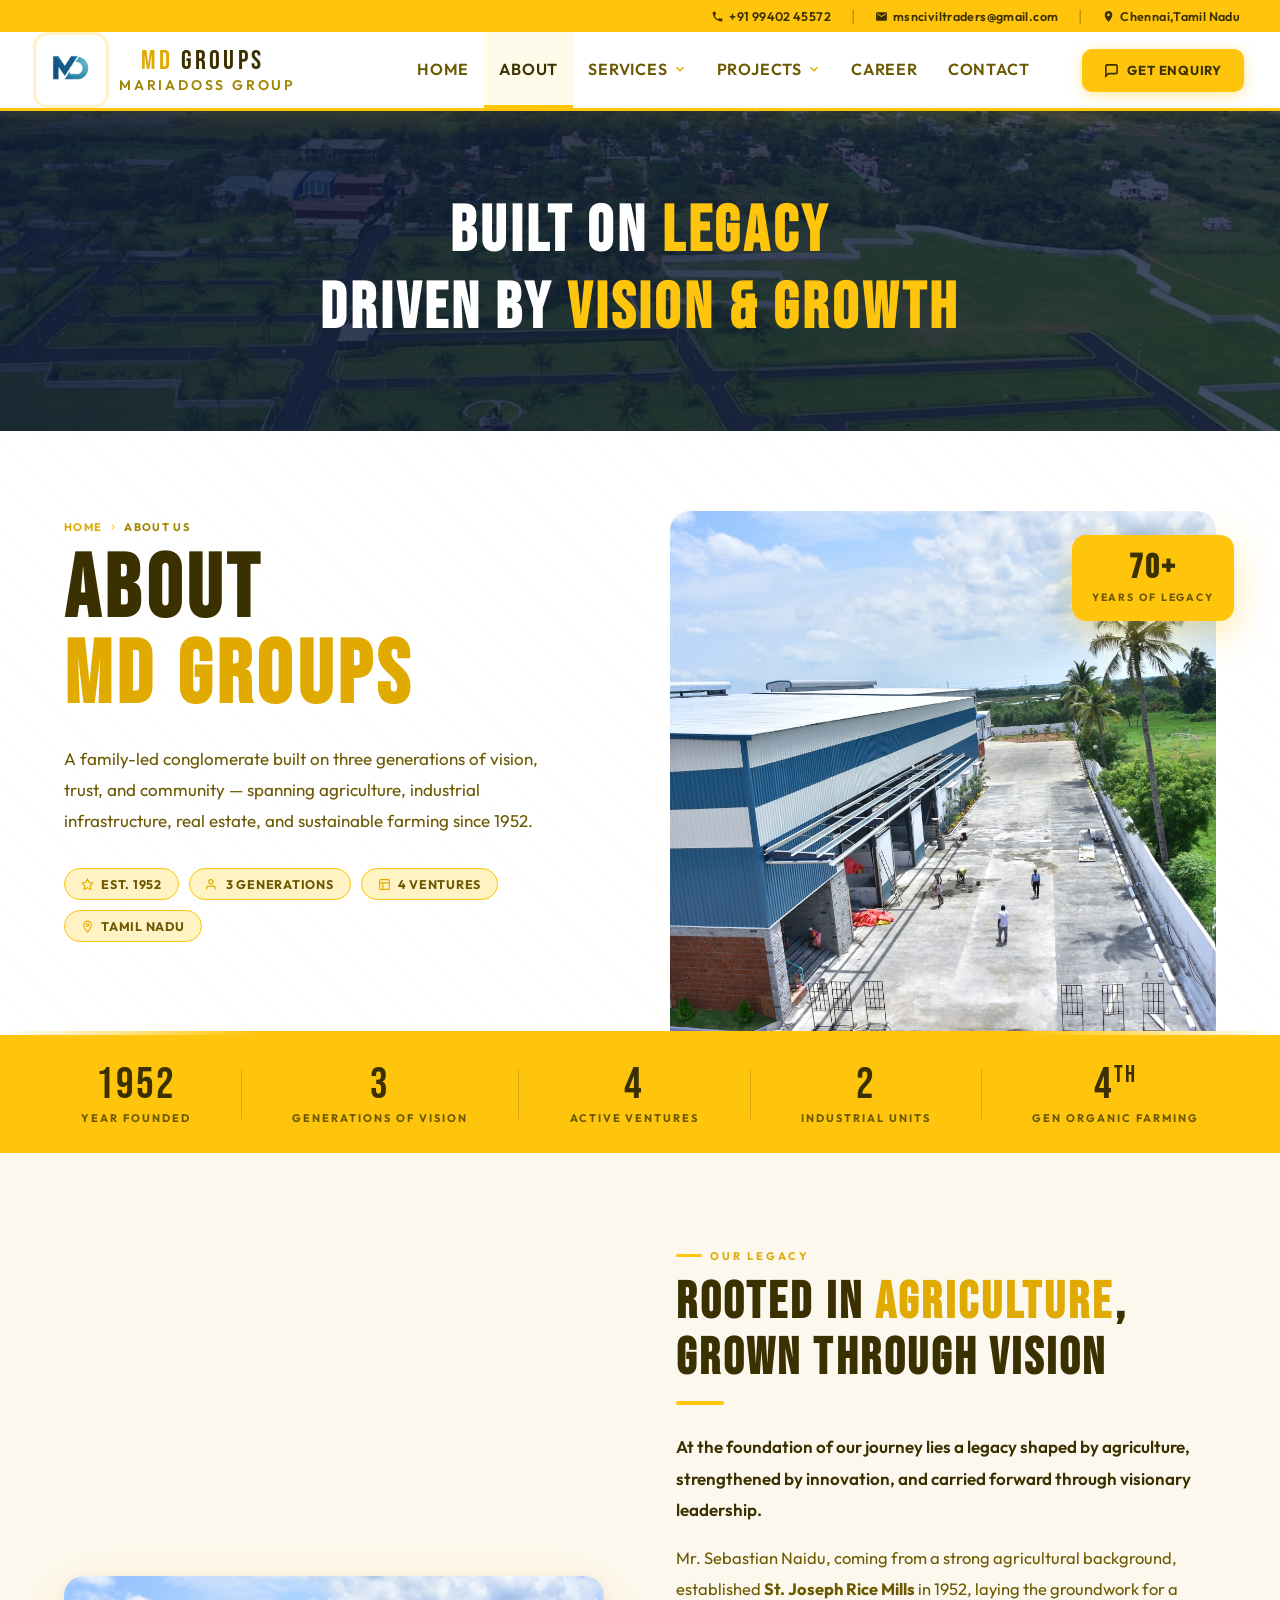
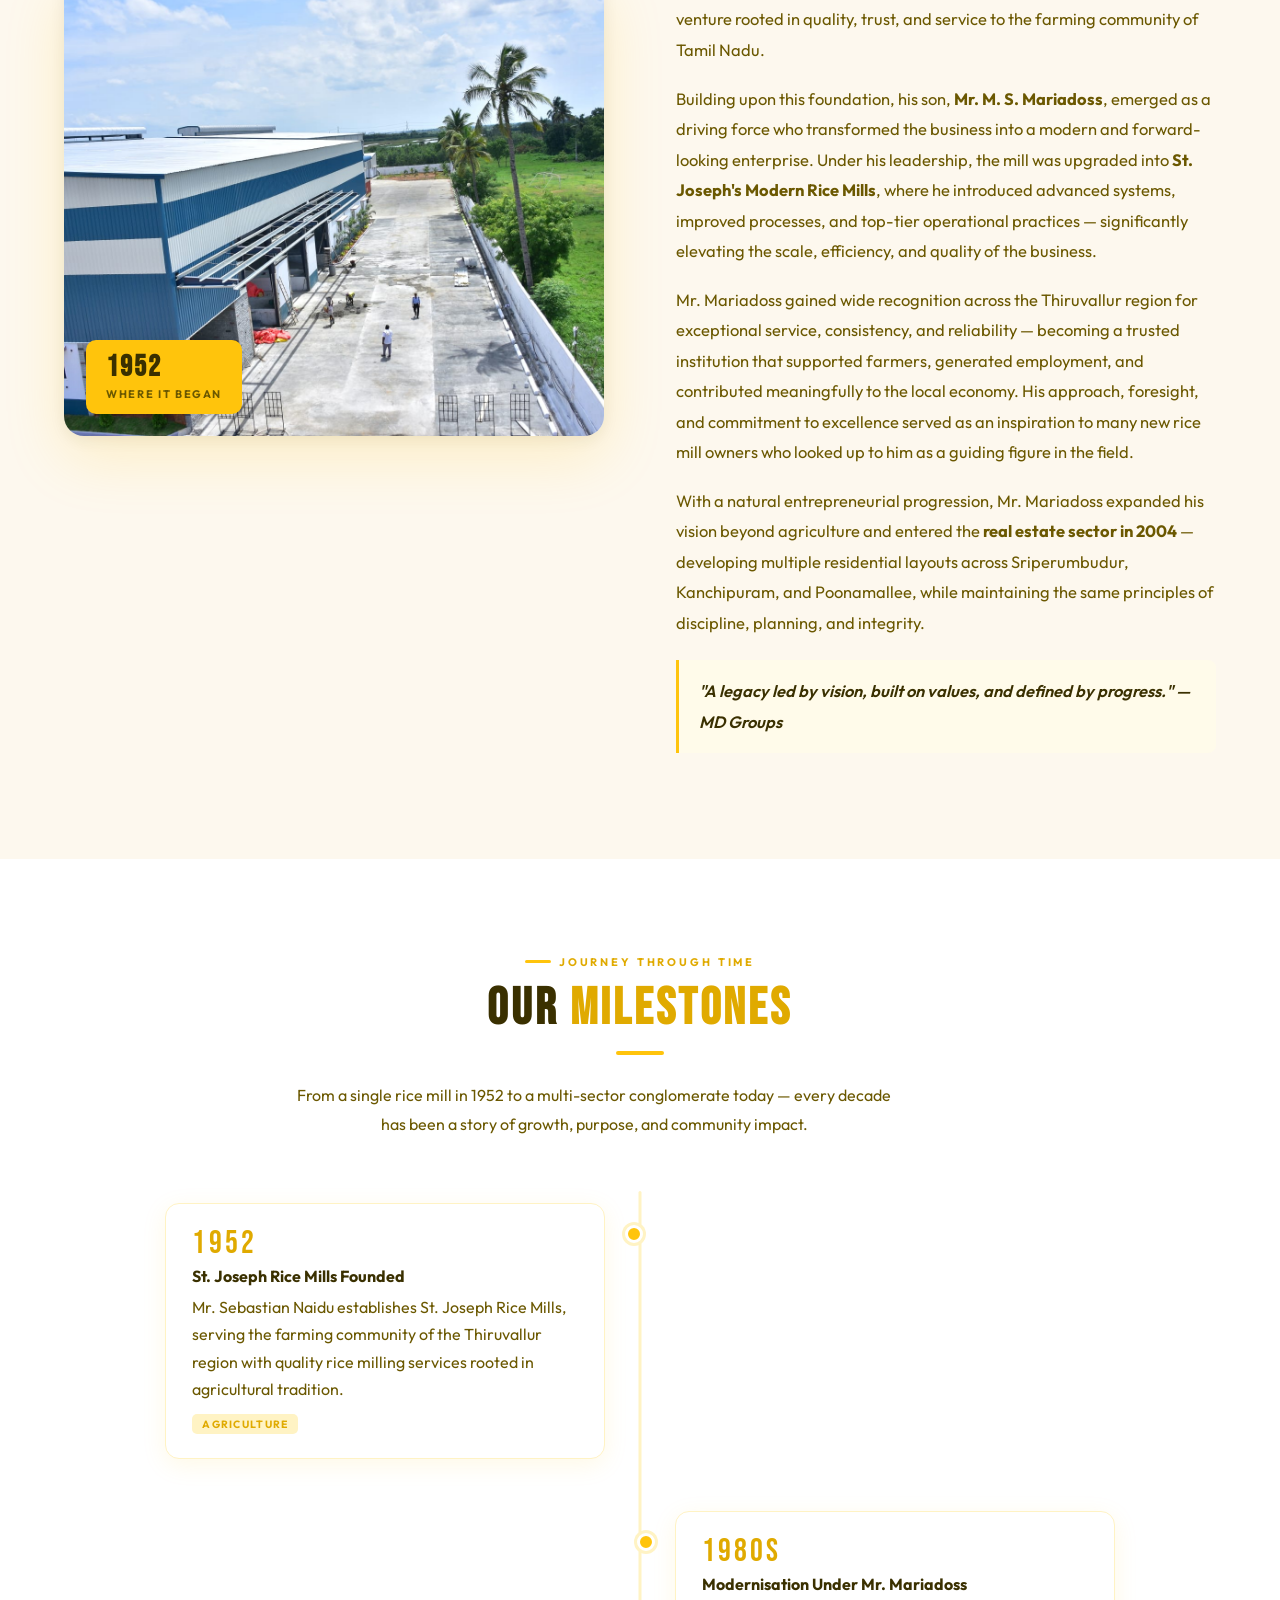
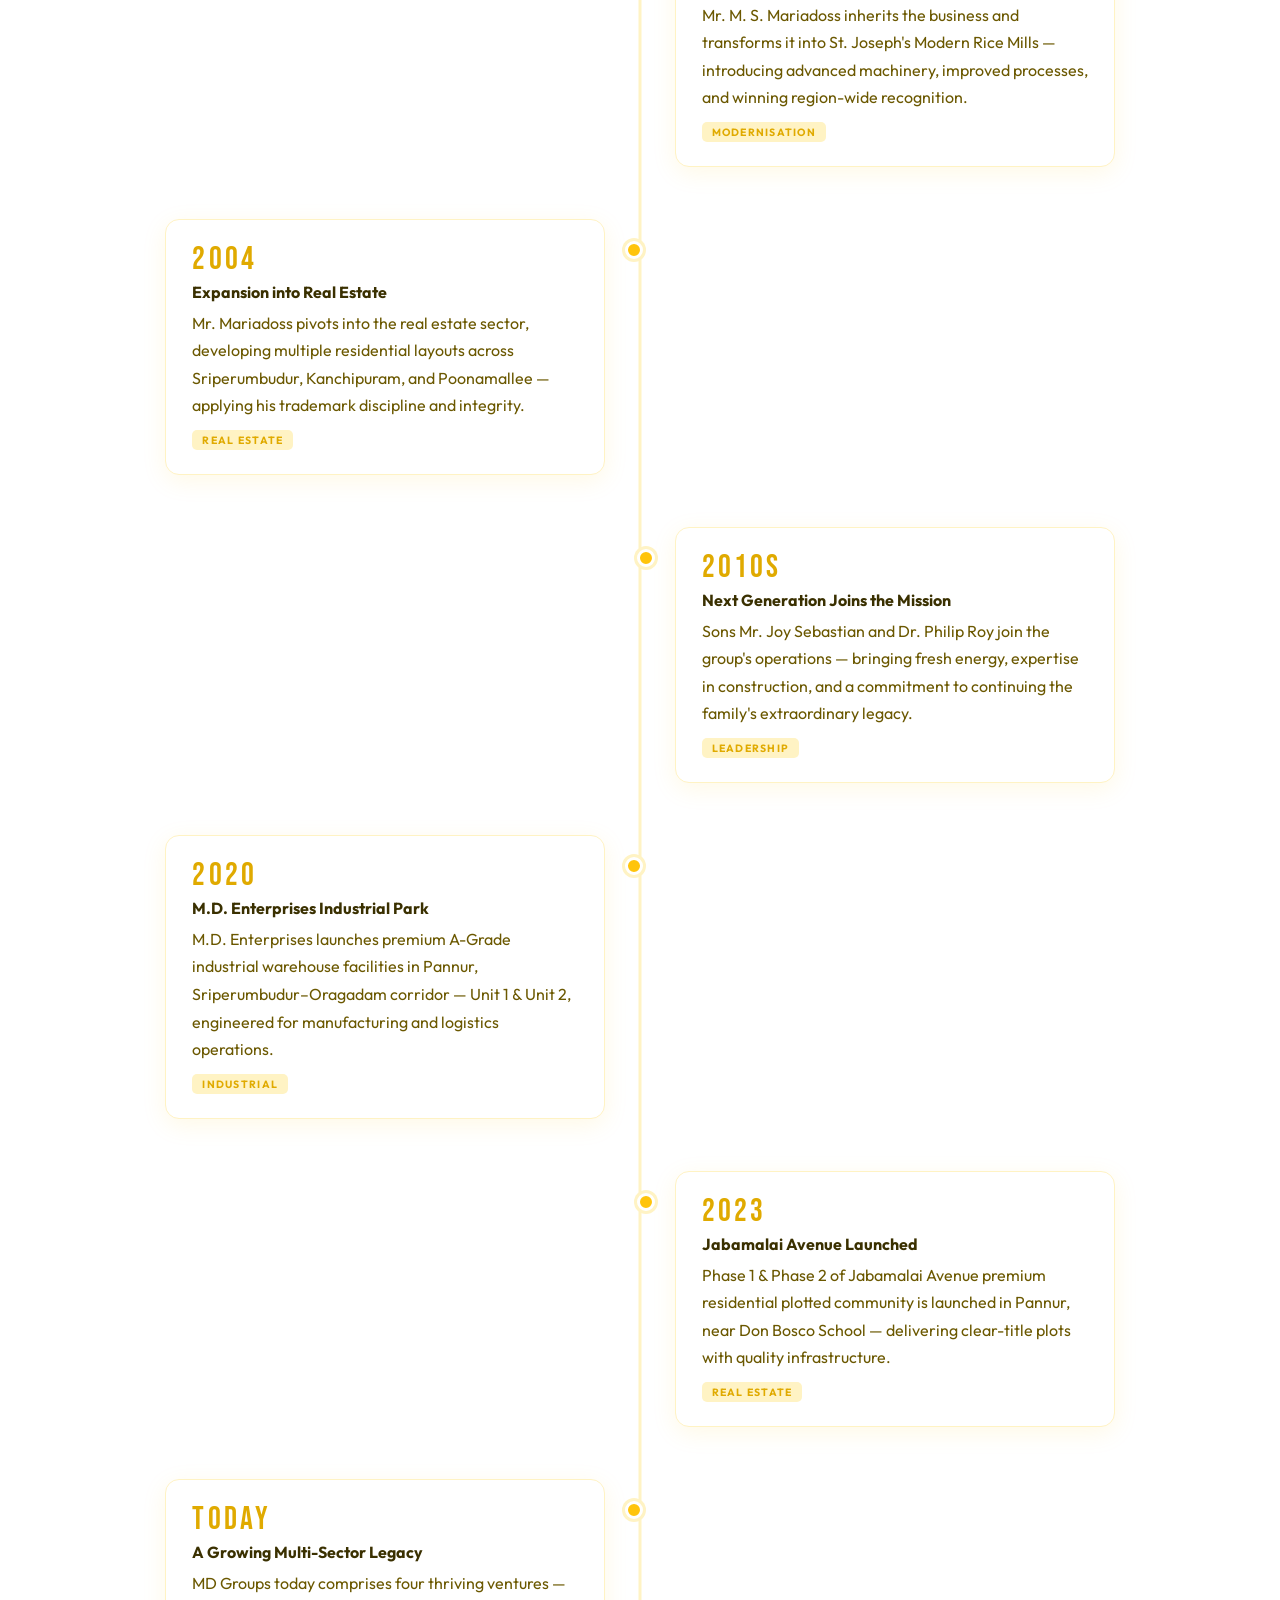
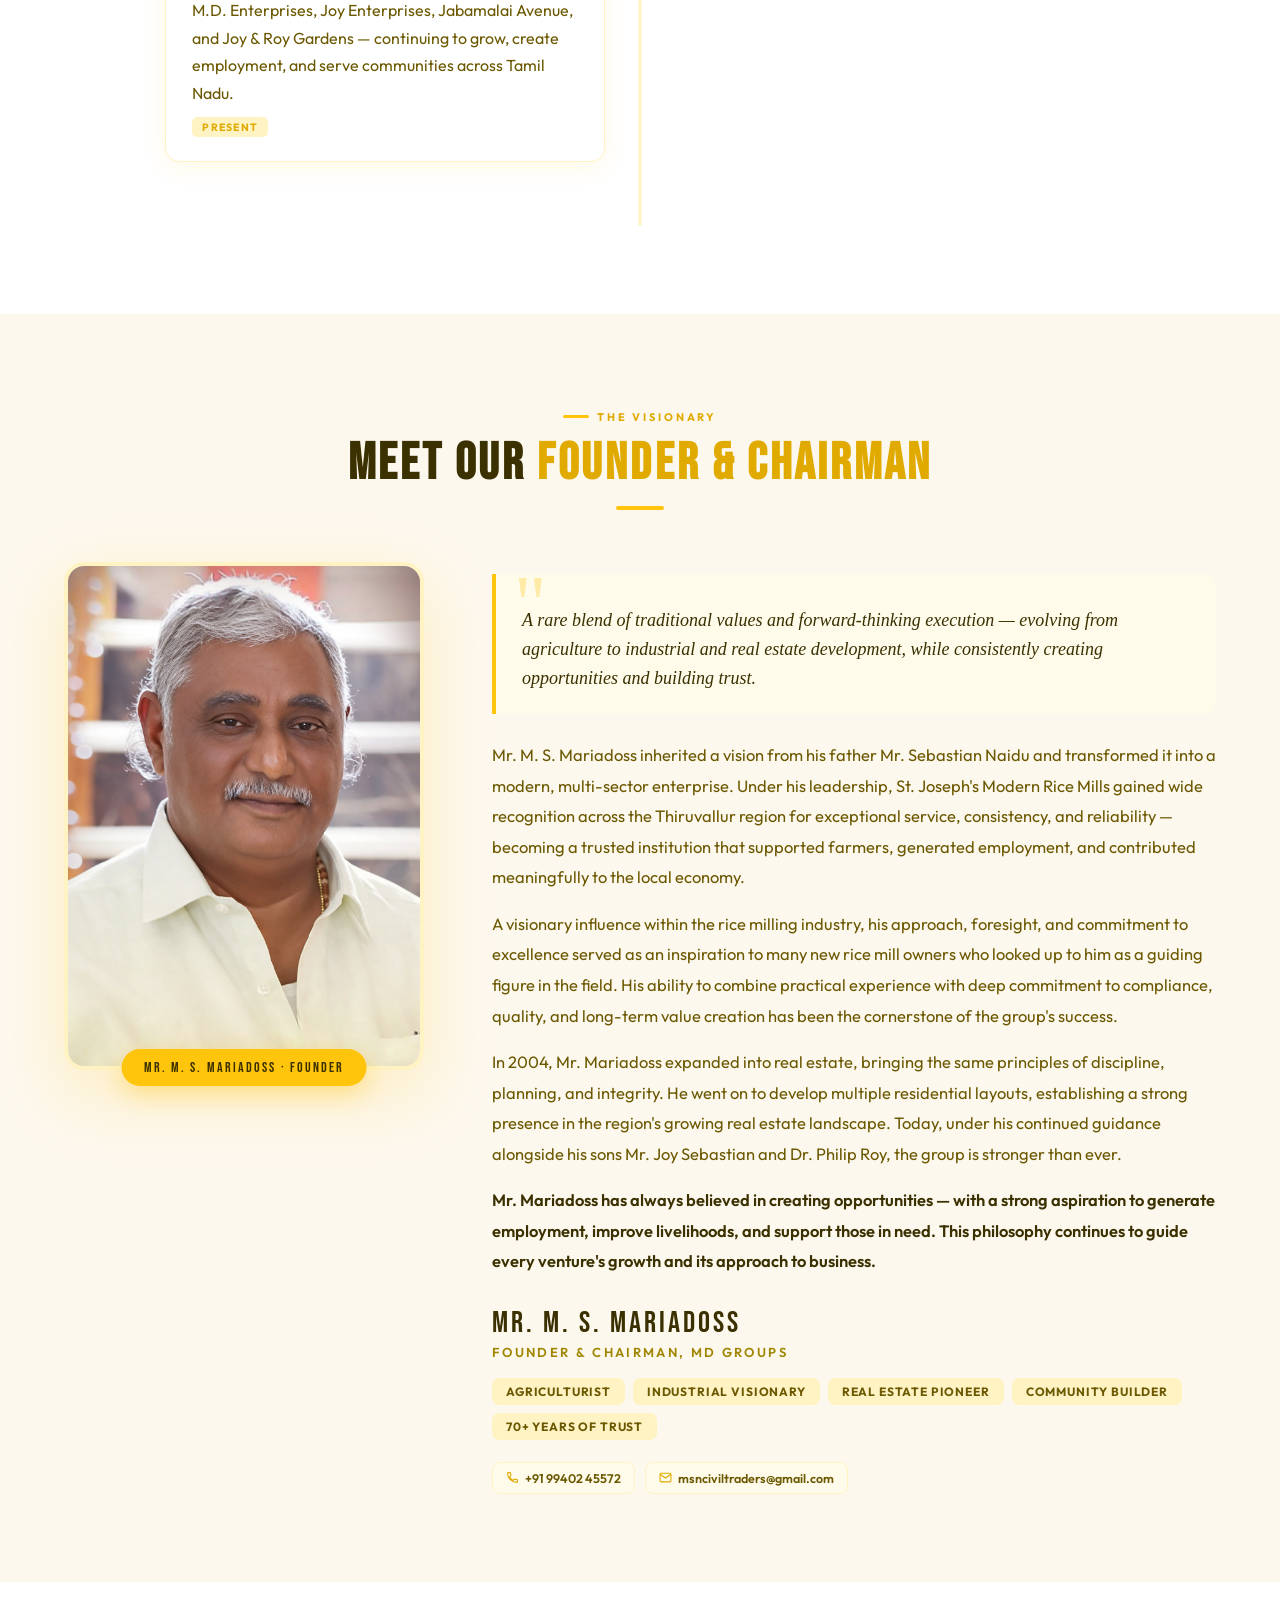
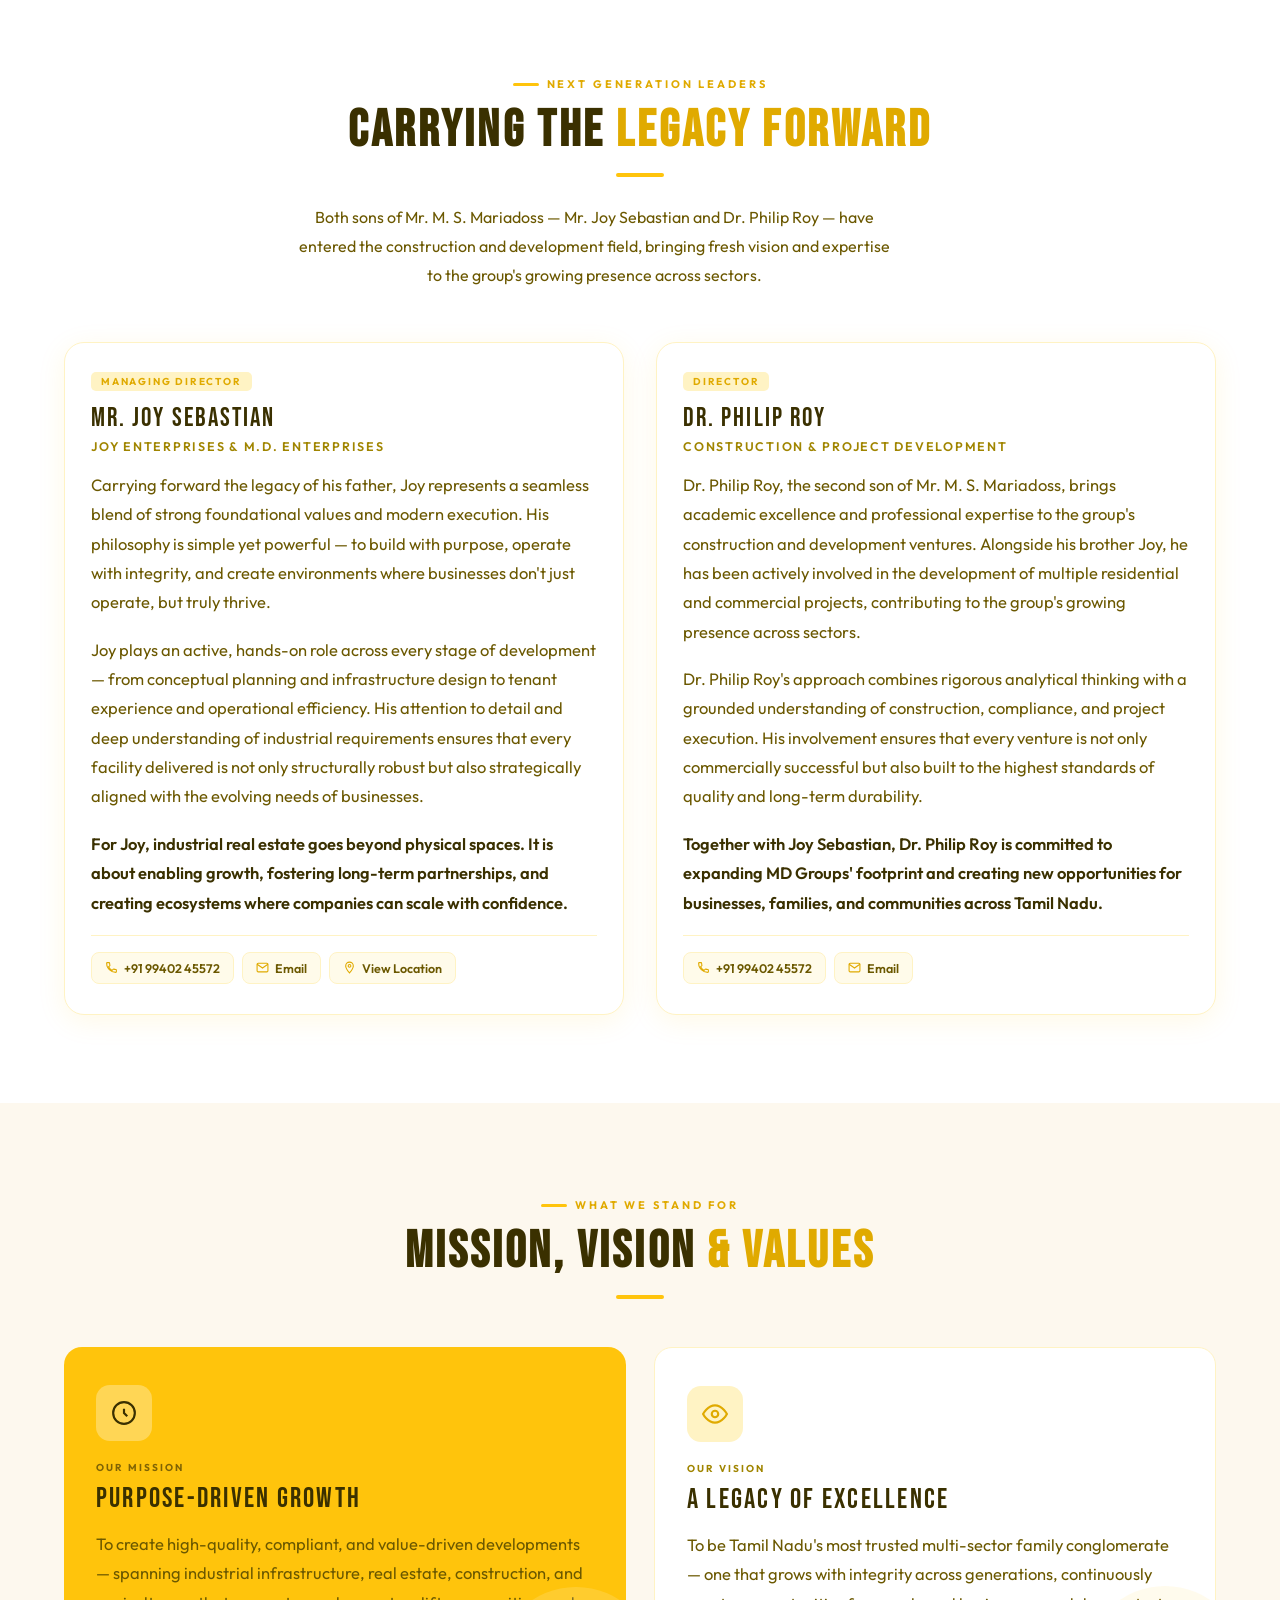
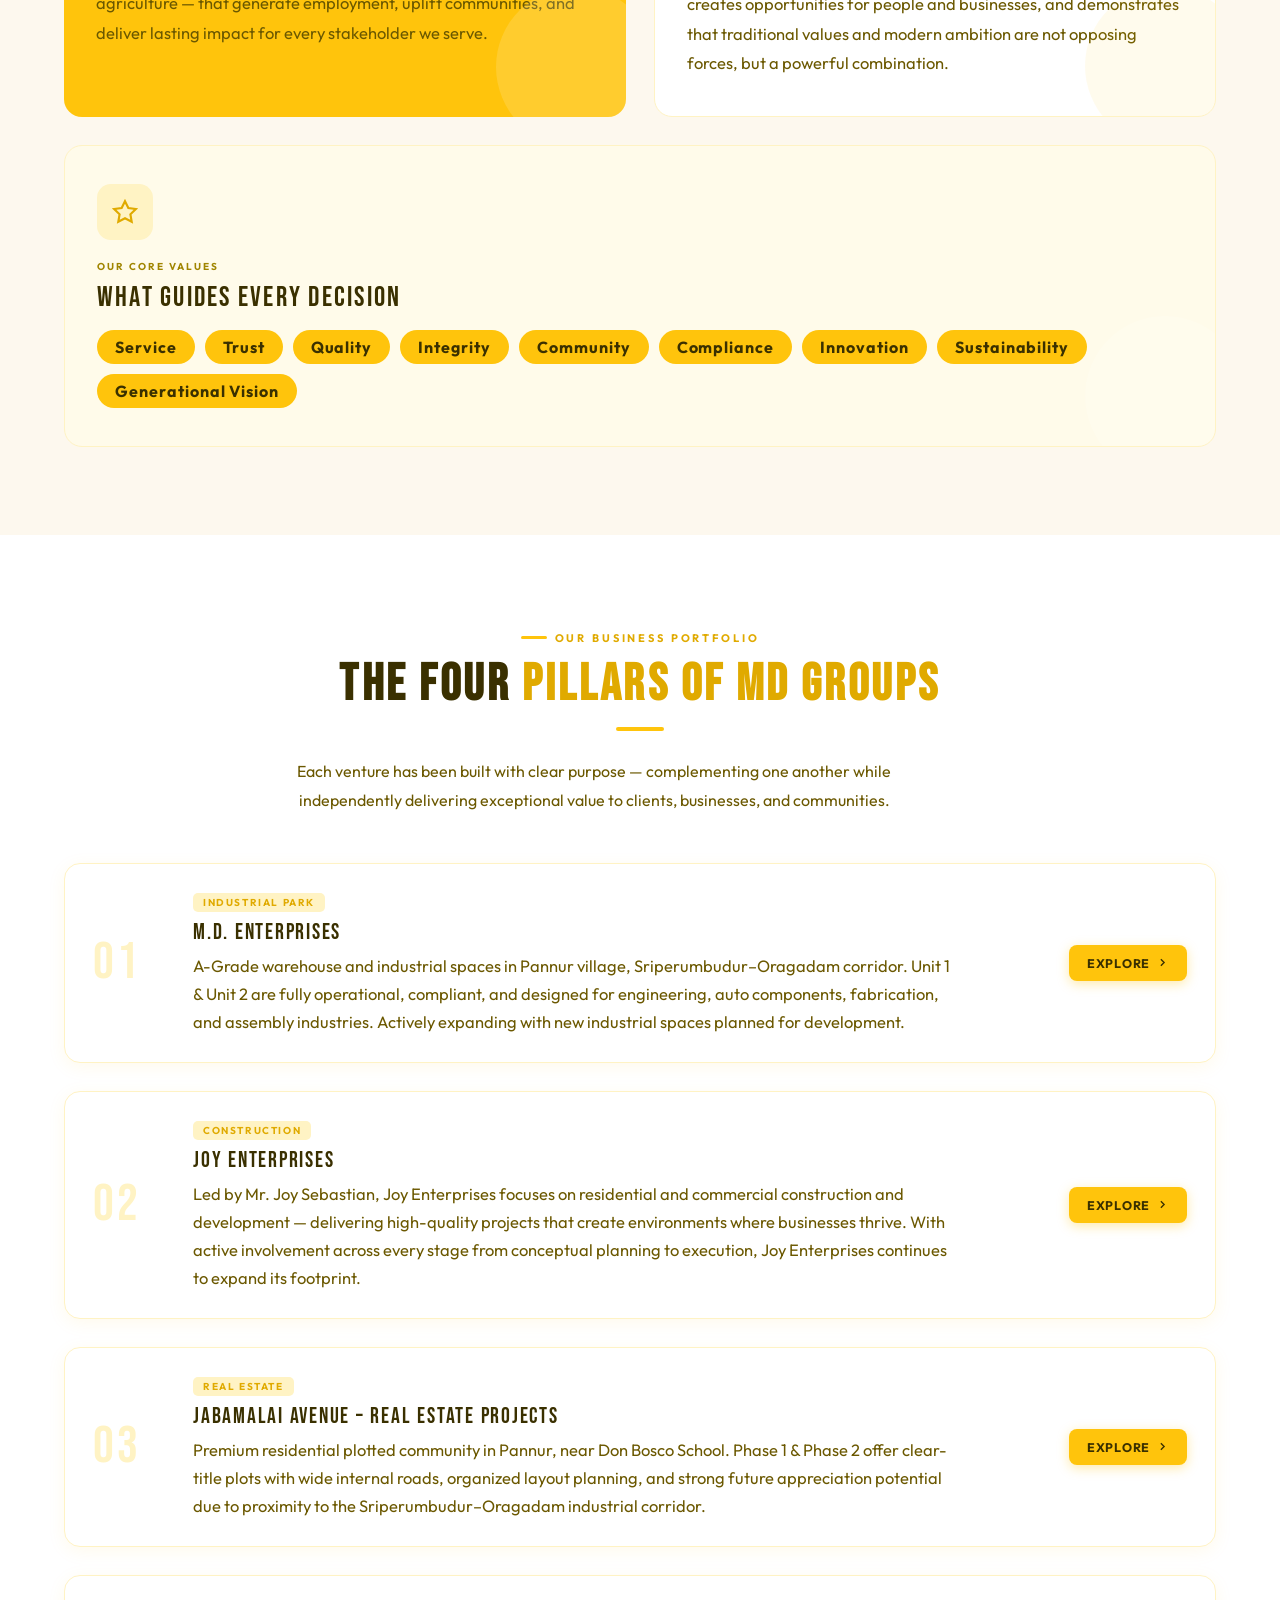
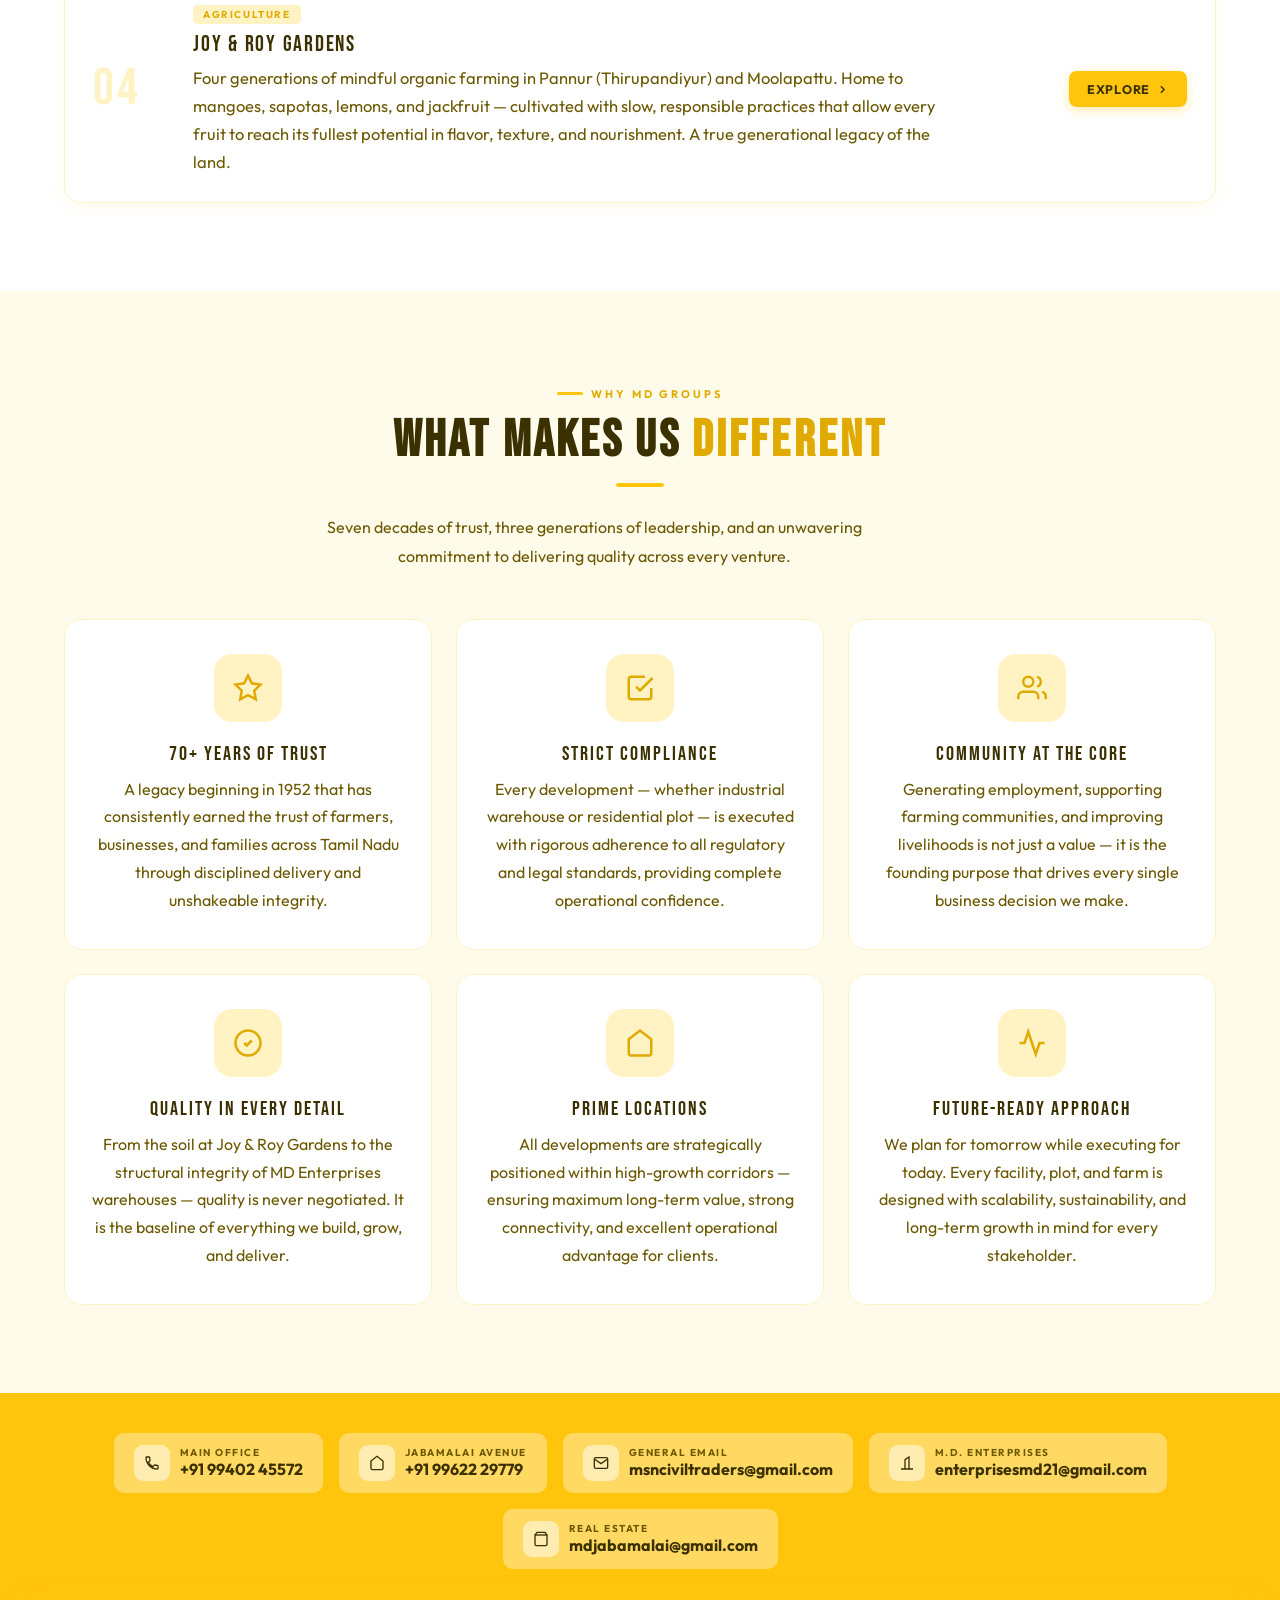
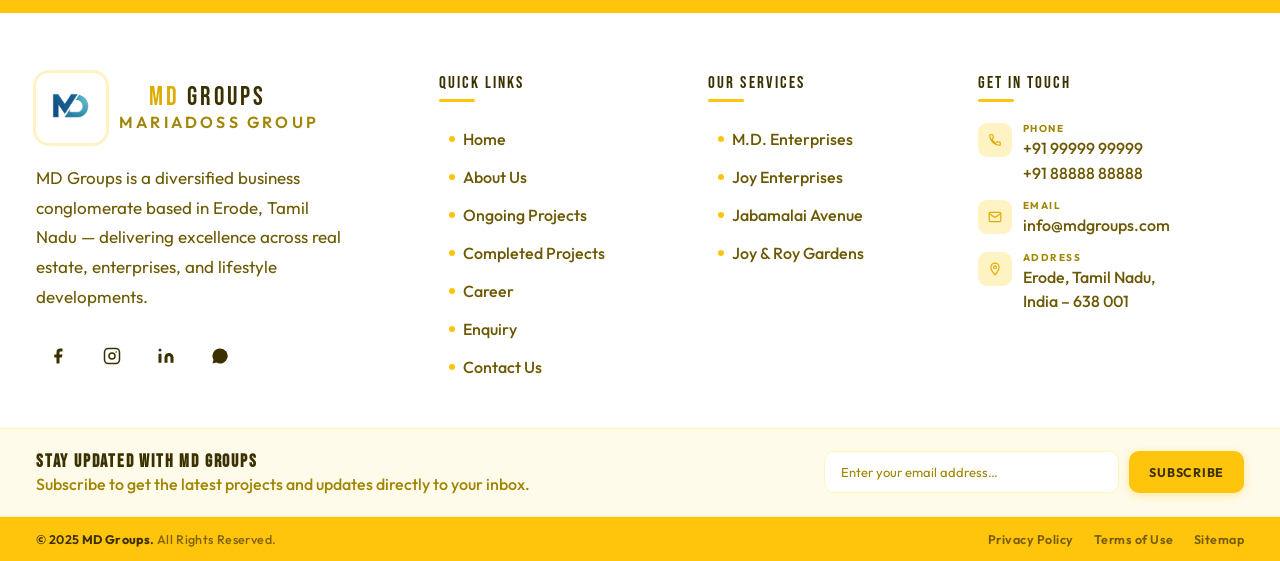
<file: about.html>
<!DOCTYPE html>
<html lang="en">

<head>
  <meta charset="UTF-8" />
  <meta name="viewport" content="width=device-width, initial-scale=1.0" />
  <!-- ══ PRIMARY SEO ══ -->
<title>MD Groups | M.D. Enterprises · Joy Enterprises · Jabamalai Avenue · Joy & Roy Gardens – Pannur, Tamil Nadu</title>
<meta name="description" content="MD Groups (Mariadoss Group) – 70+ years of legacy across industrial warehouses, construction, real estate plots & organic farming in Tamil Nadu. M.D. Enterprises, Joy Enterprises, Jabamalai Avenue real estate, Joy & Roy Gardens.">
<meta name="keywords" content="MD Groups, MD Groups Pannur, Mariadoss Group, M.D. Enterprises, MD Enterprises warehouse Sriperumbudur, Joy Enterprises construction, Jabamalai Avenue plots Pannur, Joy Roy Gardens farm, industrial warehouse Oragadam corridor, residential plots Pannur, organic farm Tamil Nadu, real estate Sriperumbudur Kanchipuram, MD Groups Chennai">
<meta name="author" content="MD Groups – Mariadoss Group">
<meta name="robots" content="index, follow">
<link rel="canonical" href="https://www.mdgroups.in/">

<!-- ══ OPEN GRAPH (Facebook / WhatsApp previews) ══ -->
<meta property="og:type" content="website">
<meta property="og:site_name" content="MD Groups">
<meta property="og:title" content="MD Groups | Mariadoss Group – Industrial · Real Estate · Agriculture · Construction">
<meta property="og:description" content="70+ years of excellence across M.D. Enterprises (warehouses), Joy Enterprises (construction), Jabamalai Avenue (plots), and Joy & Roy Gardens (organic farming) in Tamil Nadu.">
<meta property="og:url" content="https://www.mdgroups.in/">
<meta property="og:image" content="https://www.mdgroups.in/images/logo.png">
<meta property="og:locale" content="en_IN">

<!-- ══ TWITTER CARD ══ -->
<meta name="twitter:card" content="summary_large_image">
<meta name="twitter:title" content="MD Groups | Mariadoss Group – Industrial · Real Estate · Agriculture">
<meta name="twitter:description" content="70+ years of legacy in Tamil Nadu – M.D. Enterprises, Joy Enterprises, Jabamalai Avenue plots, Joy & Roy Gardens organic farm.">
<meta name="twitter:image" content="https://www.mdgroups.in/images/logo.png">

<!-- ══ GEO / LOCAL SEO ══ -->
<meta name="geo.region" content="IN-TN">
<meta name="geo.placename" content="Pannur, Sriperumbudur, Tamil Nadu, India">
<meta name="geo.position" content="12.9648;79.8588">
<meta name="ICBM" content="12.9648, 79.8588">

<!-- ══ STRUCTURED DATA – Organization ══ -->
<script type="application/ld+json">
{
  "@context": "https://schema.org",
  "@type": "Organization",
  "name": "MD Groups",
  "alternateName": ["Mariadoss Group", "M.D. Enterprises", "Joy Enterprises"],
  "url": "https://www.mdgroups.in",
  "logo": "https://www.mdgroups.in/images/logo.png",
  "description": "MD Groups is a diversified business conglomerate in Tamil Nadu with 70+ years of legacy across industrial infrastructure, construction, real estate, and organic farming.",
  "foundingDate": "1952",
  "founder": {
    "@type": "Person",
    "name": "M. S. Mariadoss"
  },
  "address": {
    "@type": "PostalAddress",
    "addressLocality": "Pannur",
    "addressRegion": "Tamil Nadu",
    "addressCountry": "IN"
  },
  "contactPoint": [
    {
      "@type": "ContactPoint",
      "telephone": "+91-99402-45572",
      "contactType": "customer service",
      "availableLanguage": ["English", "Tamil"]
    },
    {
      "@type": "ContactPoint",
      "email": "msnciviltraders@gmail.com",
      "contactType": "customer service"
    }
  ],
  "sameAs": [
    "https://www.instagram.com/jabamalai_avenue"
  ],
  "hasOfferCatalog": {
    "@type": "OfferCatalog",
    "name": "MD Groups Ventures",
    "itemListElement": [
      {
        "@type": "Offer",
        "itemOffered": {
          "@type": "Service",
          "name": "M.D. Enterprises – Industrial Warehouse Park",
          "description": "A-Grade warehouse and industrial spaces in Pannur, Sriperumbudur–Oragadam corridor."
        }
      },
      {
        "@type": "Offer",
        "itemOffered": {
          "@type": "Service",
          "name": "Joy Enterprises – Construction",
          "description": "Residential and commercial construction in Tamil Nadu."
        }
      },
      {
        "@type": "Offer",
        "itemOffered": {
          "@type": "Service",
          "name": "Jabamalai Avenue – Real Estate Plots",
          "description": "Premium residential plots in Pannur, Phase 1 & Phase 2."
        }
      },
      {
        "@type": "Offer",
        "itemOffered": {
          "@type": "Service",
          "name": "Joy & Roy Gardens – Organic Farming",
          "description": "Four generations of farming in Pannur and Moolapattu. Mangoes, sapotas, lemons, jackfruit."
        }
      }
    ]
  }
}
</script>

<!-- ══ STRUCTURED DATA – Local Business ══ -->
<script type="application/ld+json">
{
  "@context": "https://schema.org",
  "@type": "LocalBusiness",
  "name": "MD Groups",
  "image": "https://www.mdgroups.in/images/logo.png",
  "url": "https://www.mdgroups.in",
  "telephone": "+91-99402-45572",
  "email": "msnciviltraders@gmail.com",
  "address": {
    "@type": "PostalAddress",
    "streetAddress": "Pannur",
    "addressLocality": "Sriperumbudur",
    "addressRegion": "Tamil Nadu",
    "postalCode": "602105",
    "addressCountry": "IN"
  },
  "geo": {
    "@type": "GeoCoordinates",
    "latitude": 12.9648,
    "longitude": 79.8588
  },
  "openingHours": "Mo-Sa 09:00-18:00",
  "priceRange": "₹₹",
  "description": "MD Groups – 70+ years legacy in industrial warehouses, construction, real estate plots, and organic farming in Tamil Nadu."
}
</script>

<!-- ══ STRUCTURED DATA – WebSite ══ -->
<script type="application/ld+json">
{
  "@context": "https://schema.org",
  "@type": "WebSite",
  "name": "MD Groups",
  "url": "https://www.mdgroups.in",
  "potentialAction": {
    "@type": "SearchAction",
    "target": "https://www.mdgroups.in/?s={search_term_string}",
    "query-input": "required name=search_term_string"
  }
}
</script>
  <title>MD GROUPS </title>
  <link href="https://fonts.googleapis.com/css2?family=Bebas+Neue&family=Outfit:wght@300;400;500;600;700&display=swap"
    rel="stylesheet" />
  <link rel="stylesheet" href="css/style.css">
  <link rel="stylesheet" href="https://cdnjs.cloudflare.com/ajax/libs/font-awesome/6.5.0/css/all.min.css">
  <style>
    *,
    *::before,
    *::after {
      box-sizing: border-box;
      margin: 0;
      padding: 0;
    }

    :root {
      --gold: #FFC40C;
      --gold-d: #e0aa00;
      --gold-light: #FFF3C4;
      --gold-pale: #FFFBEA;
      --white: #ffffff;
      --text: #3a3000;
      --text-mid: #6b5800;
      --text-light: #a08500;
      --radius: 10px;
      --trans: 0.26s cubic-bezier(.4, 0, .2, 1);
    }

    body {
      font-family: 'Outfit', sans-serif;
      background: #fff8e1;
    }

    /* ─── TOP STRIP ───────────────────────────────────── */
    .top-strip {
      background: var(--gold);
      padding: 6px 40px;
      display: flex;
      justify-content: flex-end;
      align-items: center;
      gap: 20px;
    }

    .top-strip a {
      color: var(--text);
      font-size: 12.5px;
      font-weight: 600;
      text-decoration: none;
      display: flex;
      align-items: center;
      gap: 5px;
      letter-spacing: .03em;
      transition: opacity var(--trans);
    }

    .top-strip a:hover {
      opacity: .65;
    }

    .top-strip .sep {
      color: var(--text);
      opacity: .35;
    }

    /* ─── HEADER ──────────────────────────────────────── */
    header {
      background: var(--white);
      position: sticky;
      top: 0;
      z-index: 1000;
      border-bottom: 3px solid var(--gold);
      box-shadow: 0 4px 24px rgba(255, 196, 12, .15);
    }

    .header-inner {
      max-width: 1320px;
      margin: 0 auto;
      padding: 0 36px;
      height: 76px;
      display: flex;
      align-items: center;
      gap: 20px;
    }

    /* ─── BRAND ───────────────────────────────────────── */
    .brand {
      display: flex;
      align-items: center;
      gap: 13px;
      text-decoration: none;
      flex-shrink: 0;
    }

    .logo-wrap {
      width: 70px;
      height: 70px;
      border-radius: 12px;
      /* background: var(--gold); */
      display: flex;
      align-items: center;
      justify-content: center;
      overflow: hidden;
      box-shadow: 0 0 0 3px var(--gold-light);
      transition: box-shadow var(--trans), transform var(--trans);
    }

    .brand:hover .logo-wrap {
      box-shadow: 0 0 0 5px rgba(255, 196, 12, .45);
      transform: scale(1.04);
    }

    .logo-wrap img {
      width: 100%;
      height: 100%;
      object-fit: contain;
    }

    .logo-wrap .monogram {
      font-family: 'Bebas Neue', sans-serif;
      font-size: 22px;
      color: var(--text);
      letter-spacing: .04em;
    }

    .brand-text {
      display: flex;
      flex-direction: column;
      line-height: 1;
    }

    .brand-name {
      font-family: 'Bebas Neue', sans-serif;
      font-size: 27px;
      letter-spacing: .12em;
      color: var(--text);
      margin-left: 22px;
    }

    .brand-name span {
      color: var(--gold-d);
    }

    .brand-tagline {
      font-size: 14px;
      font-weight: 600;
      letter-spacing: .2em;
      color: var(--text-light);
      text-transform: uppercase;
      margin-top: 3px;
    }

    /* ─── NAV ─────────────────────────────────────────── */
    nav {
      margin-left: auto;
      display: flex;
      align-items: center;
    }

    .nav-item {
      position: relative;
    }

    .nav-link {
      display: flex;
      align-items: center;
      gap: 5px;
      padding: 0 15px;
      height: 76px;
      font-size: 16px;
      font-weight: 600;
      color: var(--text-mid);
      text-decoration: none;
      letter-spacing: .05em;
      text-transform: uppercase;
      border-bottom: 3px solid transparent;
      transition: color var(--trans), border-color var(--trans), background var(--trans);
      white-space: nowrap;
      cursor: pointer;
      background: none;
      border-top: none;
      border-left: none;
      border-right: none;
      font-family: 'Outfit', sans-serif;
    }

    .nav-link:hover,
    .nav-item:hover>.nav-link {
      color: var(--text);
      background: var(--gold-pale);
      border-bottom-color: var(--gold);
    }

    .nav-link.active {
      color: var(--text);
      border-bottom-color: var(--gold);
      background: var(--gold-pale);
    }

    .chev {
      width: 14px;
      height: 14px;
      transition: transform var(--trans);
      color: var(--gold-d);
    }

    .nav-item:hover>.nav-link .chev {
      transform: rotate(180deg);
    }

    /* ─── DROPDOWN ────────────────────────────────────── */
    .dropdown {
      position: absolute;
      top: 100%;
      left: 50%;
      transform: translateX(-50%) translateY(10px);
      background: var(--white);
      border: 1.5px solid var(--gold-light);
      border-top: 3px solid var(--gold);
      border-radius: 0 0 var(--radius) var(--radius);
      min-width: 240px;
      padding: 8px 0 10px;
      opacity: 0;
      pointer-events: none;
      transition: opacity var(--trans), transform var(--trans);
      box-shadow: 0 16px 50px rgba(255, 196, 12, .18), 0 4px 12px rgba(0, 0, 0, .06);
      z-index: 999;
    }

    .nav-item:hover .dropdown {
      opacity: 1;
      pointer-events: all;
      transform: translateX(-50%) translateY(0);
    }

    .drop-label {
      font-size: 9.5px;
      font-weight: 700;
      letter-spacing: .2em;
      color: var(--gold-d);
      text-transform: uppercase;
      padding: 10px 18px 4px;
    }

    .drop-link {
      display: flex;
      align-items: center;
      gap: 10px;
      padding: 9px 18px;
      font-size: 17px;
      font-weight: 500;
      color: var(--text-mid);
      text-decoration: none;
      transition: background var(--trans), color var(--trans), padding-left var(--trans);
    }

    .drop-link:hover {
      background: var(--gold-pale);
      color: var(--text);
      padding-left: 24px;
    }

    .drop-icon {
      width: 28px;
      height: 28px;
      border-radius: 7px;
      background: var(--gold-light);
      display: flex;
      align-items: center;
      justify-content: center;
      flex-shrink: 0;
      transition: background var(--trans);
    }

    .drop-link:hover .drop-icon {
      background: var(--gold);
    }

    .drop-icon svg {
      width: 13px;
      height: 13px;
      color: var(--gold-d);
    }

    .drop-link:hover .drop-icon svg {
      color: var(--text);
    }

    .drop-divider {
      height: 1px;
      background: var(--gold-light);
      margin: 6px 0;
    }

    /* ─── ENQUIRY ─────────────────────────────────────── */
    .btn-enquiry {
      display: flex;
      align-items: center;
      gap: 8px;
      margin-left: 18px;
      padding: 0 22px;
      height: 43px;
      background: var(--gold);
      color: var(--text);
      font-family: 'Outfit', sans-serif;
      font-size: 13px;
      font-weight: 700;
      letter-spacing: .06em;
      text-transform: uppercase;
      text-decoration: none;
      border-radius: var(--radius);
      border: none;
      cursor: pointer;
      transition: background var(--trans), transform var(--trans), box-shadow var(--trans);
      box-shadow: 0 3px 14px rgba(255, 196, 12, .4);
      white-space: nowrap;
    }

    .btn-enquiry:hover {
      background: var(--gold-d);
      transform: translateY(-2px);
      box-shadow: 0 8px 24px rgba(255, 196, 12, .5);
    }

    /* ─── HAMBURGER ───────────────────────────────────── */
    .hamburger {
      display: none;
      flex-direction: column;
      justify-content: center;
      gap: 5px;
      width: 40px;
      height: 40px;
      background: var(--gold-pale);
      border: 1.5px solid var(--gold-light);
      border-radius: 9px;
      cursor: pointer;
      margin-left: auto;
      padding: 9px;
    }

    .hamburger span {
      display: block;
      height: 2px;
      background: var(--text);
      border-radius: 2px;
    }

    /* ─── MOBILE MENU ─────────────────────────────────── */
    .mobile-menu {
      display: none;
      flex-direction: column;
      background: var(--white);
      border-top: 2px solid var(--gold-light);
      padding: 10px 0 20px;
    }

    .mobile-menu.open {
      display: flex;
    }

    .mob-link {
      display: block;
      padding: 12px 28px;
      font-size: 13.5px;
      font-weight: 600;
      color: var(--text-mid);
      text-decoration: none;
      text-transform: uppercase;
      letter-spacing: .05em;
      transition: color var(--trans), background var(--trans);
    }

    .mob-link:hover {
      color: var(--text);
      background: var(--gold-pale);
    }

    .mob-section {
      font-size: 9px;
      font-weight: 700;
      letter-spacing: .22em;
      color: var(--gold-d);
      text-transform: uppercase;
      padding: 14px 28px 4px;
    }

    .mob-sub {
      display: block;
      padding: 9px 28px 9px 42px;
      font-size: 16px;
      font-weight: 500;
      color: var(--text-light);
      text-decoration: none;
      transition: color var(--trans), background var(--trans);
    }

    .mob-sub:hover {
      color: var(--text);
      background: var(--gold-pale);
    }

    .mob-divider {
      height: 1px;
      background: var(--gold-light);
      margin: 8px 0;
    }

    .mob-enquiry {
      margin: 14px 28px 0;
      padding: 13px;
      background: var(--gold);
      color: var(--text);
      text-align: center;
      font-weight: 700;
      font-size: 13px;
      letter-spacing: .07em;
      text-transform: uppercase;
      text-decoration: none;
      border-radius: var(--radius);
      display: block;
      box-shadow: 0 4px 14px rgba(255, 196, 12, .35);
    }

    @media (max-width: 920px) {

      nav,
      .btn-enquiry {
        display: none;
      }

      .hamburger {
        display: flex;
      }

      .top-strip {
        display: none;
      }
    }
  </style>
</head>

<body>

  <!-- TOP STRIP -->
  <div class="top-strip">
    <a href="tel:+919999999999">
      <svg width="13" height="13" viewBox="0 0 24 24" fill="currentColor">
        <path
          d="M6.6 10.8c1.4 2.8 3.8 5.1 6.6 6.6l2.2-2.2c.3-.3.7-.4 1-.2 1.1.4 2.3.6 3.6.6.6 0 1 .4 1 1V20c0 .6-.4 1-1 1-9.4 0-17-7.6-17-17 0-.6.4-1 1-1h3.5c.6 0 1 .4 1 1 0 1.3.2 2.5.6 3.6.1.3 0 .7-.2 1L6.6 10.8z" />
      </svg>
      +91 99402 45572
    </a>
    <span class="sep">|</span>
    <a href="mailto:info@mdgroups.com">
      <svg width="13" height="13" viewBox="0 0 24 24" fill="currentColor">
        <path
          d="M20 4H4c-1.1 0-2 .9-2 2v12c0 1.1.9 2 2 2h16c1.1 0 2-.9 2-2V6c0-1.1-.9-2-2-2zm0 4-8 5-8-5V6l8 5 8-5v2z" />
      </svg>
      msnciviltraders@gmail.com
    </a>
    <span class="sep">|</span>
    <a href="#">
      <svg width="13" height="13" viewBox="0 0 24 24" fill="currentColor">
        <path
          d="M12 2C8.1 2 5 5.1 5 9c0 5.3 7 13 7 13s7-7.8 7-13c0-3.9-3.1-7-7-7zm0 9.5c-1.4 0-2.5-1.1-2.5-2.5S10.6 6.5 12 6.5 14.5 7.6 14.5 9 13.4 11.5 12 11.5z" />
      </svg>
      Chennai,Tamil Nadu
    </a>
  </div>

  <!-- MAIN HEADER -->
  <header>
    <div class="header-inner">

      <a href="index.html" class="brand">
        <div class="logo-wrap">
          <img src="images/logo.png" alt="MD Groups Logo"
            onerror="this.style.display='none';this.nextElementSibling.style.display='block';" />
          <span class="monogram" style="display:none;">MD</span>
        </div>
        <div class="brand-text">
          <span class="brand-name"><span>MD</span> GROUPS</span>
          <span class="brand-tagline">Mariadoss Group</span>
        </div>
      </a>

      <nav>

        <div class="nav-item">
          <a href="index.html" class="nav-link ">Home</a>
        </div>

        <div class="nav-item">
          <a href="about.html" class="nav-link active">About</a>
        </div>

        <!-- SERVICES -->
        <div class="nav-item">
          <a href="#" class="nav-link">
            Services
            <svg class="chev" viewBox="0 0 24 24" fill="none" stroke="currentColor" stroke-width="2.5">
              <path d="m6 9 6 6 6-6" />
            </svg>
          </a>
          <div class="dropdown">
            <div class="drop-label">Our Services</div>
            <a href="md-enterprises.html" class="drop-link">
              <div class="drop-icon">
                <svg viewBox="0 0 24 24" fill="none" stroke="currentColor" stroke-width="2">
                  <path d="M3 21h18M9 21V7l6-4v18" />
                  <path d="M13 11h2M13 15h2M9 11h2" />
                </svg>
              </div>
              M.D. Enterprises
            </a>

            <a href="joy-enterprises.html" class="drop-link">
              <div class="drop-icon">
                <svg viewBox="0 0 24 24" fill="none" stroke="currentColor" stroke-width="2">
                  <path d="M3 9l9-7 9 7v11a2 2 0 0 1-2 2H5a2 2 0 0 1-2-2z" />
                  <polyline points="9 22 9 12 15 12 15 22" />
                </svg>
              </div>
              Joy Enterprises
            </a>

            <a href="real-estate.html" class="drop-link">
              <div class="drop-icon">
                <svg viewBox="0 0 24 24" fill="none" stroke="currentColor" stroke-width="2">
                  <path d="M6 2 3 6v14a2 2 0 0 0 2 2h14a2 2 0 0 0 2-2V6l-3-4z" />
                  <line x1="3" y1="6" x2="21" y2="6" />
                </svg>
              </div>
              Real Estate Projects - Jabamalai Avenue
            </a>

            <div class="drop-divider"></div>

            <a href="joy-roy-gardens.html" class="drop-link">
              <div class="drop-icon">
                <svg viewBox="0 0 24 24" fill="none" stroke="currentColor" stroke-width="2">
                  <rect x="1" y="3" width="15" height="13" />
                  <path d="m16 8 5 0 3 4v4h-8V8z" />
                  <circle cx="5.5" cy="18.5" r="2.5" />
                  <circle cx="18.5" cy="18.5" r="2.5" />
                </svg>
              </div>
              Joy & Roy Gardens
            </a>
          </div>
        </div>

        <!-- PROJECTS -->
        <div class="nav-item">
          <a href="#" class="nav-link">
            Projects
            <svg class="chev" viewBox="0 0 24 24" fill="none" stroke="currentColor" stroke-width="2.5">
              <path d="m6 9 6 6 6-6" />
            </svg>
          </a>
          <div class="dropdown">
            <div class="drop-label">Our Portfolio</div>
            <a href="ongoing.html" class="drop-link">
              <div class="drop-icon"><svg viewBox="0 0 24 24" fill="none" stroke="currentColor" stroke-width="2">
                  <polyline points="23 4 23 10 17 10" />
                  <path d="M20.49 15a9 9 0 1 1-.02-7.14" />
                </svg></div>
              Ongoing Projects
            </a>
            <a href="completed.html" class="drop-link">
              <div class="drop-icon"><svg viewBox="0 0 24 24" fill="none" stroke="currentColor" stroke-width="2">
                  <path d="M22 11.08V12a10 10 0 1 1-5.93-9.14" />
                  <polyline points="22 4 12 14.01 9 11.01" />
                </svg></div>
              Completed Projects
            </a>
          </div>
        </div>

        <div class="nav-item">
          <a href="career.html" class="nav-link">Career</a>
        </div>

        <div class="nav-item">
          <a href="contact.html" class="nav-link">Contact</a>
        </div>

      </nav>

      <a href="enquiry.html" class="btn-enquiry">
        <svg width="15" height="15" viewBox="0 0 24 24" fill="none" stroke="currentColor" stroke-width="2.5">
          <path d="M21 15a2 2 0 0 1-2 2H7l-4 4V5a2 2 0 0 1 2-2h14a2 2 0 0 1 2 2z" />
        </svg>
        Get Enquiry
      </a>

      <button class="hamburger" onclick="toggleMenu()" aria-label="Menu">
        <span></span><span></span><span></span>
      </button>

    </div>

    <!-- MOBILE MENU -->
    <div class="mobile-menu" id="mobileMenu">
      <a href="index.html" class="mob-link">Home</a>
      <a href="about.html" class="mob-link">About</a>
      <div class="mob-divider"></div>
      <div class="mob-section">Services</div>
      <a href="services/md-enterprises.html" class="mob-sub">› M.D. Enterprises</a>
      <a href="services/joy-enterprises.html" class="mob-sub">› Joy Enterprises</a>
      <a href="services/real-estate.html" class="mob-sub">› Real Estate Projects - Jabamalai Avenue</a>
      <a href="services/joy-roy-gardens.html" class="mob-sub">› Joy & Roy Gardens</a>

      <div class="mob-divider"></div>
      <div class="mob-section">Projects</div>
      <a href="projects/ongoing.html" class="mob-sub">› Ongoing Projects</a>
      <a href="projects/completed.html" class="mob-sub">› Completed Projects</a>
      <div class="mob-divider"></div>
      <a href="career.html" class="mob-link">Career</a>
      <a href="contact.html" class="mob-link">Contact</a>
      <a href="enquiry.html" class="mob-enquiry">Get an Enquiry →</a>
    </div>
  </header>


  <!-- ════════════════════════════════════════════
     QUOTE BANNER
════════════════════════════════════════════ -->
  <section class="quote-banner">
    <div class="quote-banner-bg">
      <img src="images/about-banner.jpg" alt="MD Groups Construction" onerror="this.style.display='none'" />
      <div class="quote-banner-overlay"></div>
    </div>
    <div class="quote-banner-content reveal">
      <h2 class="quote-banner-text">
        Built on <span>Legacy</span><br>
        Driven by <span>Vision & Growth</span>
      </h2>
    </div>
  </section>


  <!-- ══════════════════════════════════════════════════
     1. PAGE HERO BANNER
══════════════════════════════════════════════════ -->
  <section class="about-hero">
    <div class="container">
      <div class="about-hero-inner">

        <div class="about-hero-text reveal-left">
          <div class="breadcrumb">
            <a href="index.html">Home</a>
            <svg viewBox="0 0 24 24" fill="none" stroke="currentColor" stroke-width="2.5">
              <path d="m9 18 6-6-6-6" />
            </svg>
            About Us
          </div>
          <h1 class="hero-page-title">
            About
            <span>MD Groups</span>
          </h1>
          <p class="hero-page-subtitle">
            A family-led conglomerate built on three generations of vision, trust, and community — spanning agriculture,
            industrial infrastructure, real estate, and sustainable farming since 1952.
          </p>
          <div class="hero-chips">
            <div class="hero-chip">
              <svg viewBox="0 0 24 24" fill="none" stroke="currentColor" stroke-width="2">
                <path
                  d="M12 2l3.09 6.26L22 9.27l-5 4.87 1.18 6.88L12 17.77l-6.18 3.25L7 14.14 2 9.27l6.91-1.01L12 2z" />
              </svg>
              Est. 1952
            </div>
            <div class="hero-chip">
              <svg viewBox="0 0 24 24" fill="none" stroke="currentColor" stroke-width="2">
                <path d="M17 21v-2a4 4 0 0 0-4-4H5a4 4 0 0 0-4 4v2" />
                <circle cx="9" cy="7" r="4" />
              </svg>
              3 Generations
            </div>
            <div class="hero-chip">
              <svg viewBox="0 0 24 24" fill="none" stroke="currentColor" stroke-width="2">
                <rect x="3" y="3" width="18" height="18" rx="2" />
                <path d="M3 9h18M9 21V9" />
              </svg>
              4 Ventures
            </div>
            <div class="hero-chip">
              <svg viewBox="0 0 24 24" fill="none" stroke="currentColor" stroke-width="2">
                <path d="M12 2C8.1 2 5 5.1 5 9c0 5.3 7 13 7 13s7-7.8 7-13c0-3.9-3.1-7-7-7z" />
                <circle cx="12" cy="9" r="2.5" />
              </svg>
              Tamil Nadu
            </div>
          </div>
        </div>

        <div class="about-hero-img reveal-right">
          <div class="hero-img-main">
            <!--
            Image: images/about-hero.jpg
            Use: A wide group photo OR the rice mill / company site
          -->
            <img src="images/about-hero.jpg" alt="MD Groups Heritage"
              onerror="this.src='https://images.unsplash.com/photo-1560179707-f14e90ef3623?w=700&q=80'" />
          </div>
          <div class="hero-img-badge">
            <strong>70+</strong>
            <small>Years of Legacy</small>
          </div>
        </div>

      </div>
    </div>
    <div class="hero-gold-line"></div>
  </section>

  <!-- ══════════════════════════════════════════════════
     2. STATS ROW
══════════════════════════════════════════════════ -->
  <div class="stats-row">
    <div class="container stats-row-inner">
      <div class="stat-block">
        <div class="stat-num">1952</div>
        <div class="stat-lbl">Year Founded</div>
      </div>
      <div class="stat-vsep"></div>
      <div class="stat-block">
        <div class="stat-num">3</div>
        <div class="stat-lbl">Generations of Vision</div>
      </div>
      <div class="stat-vsep"></div>
      <div class="stat-block">
        <div class="stat-num">4</div>
        <div class="stat-lbl">Active Ventures</div>
      </div>
      <div class="stat-vsep"></div>
      <div class="stat-block">
        <div class="stat-num">2</div>
        <div class="stat-lbl">Industrial Units</div>
      </div>
      <div class="stat-vsep"></div>
      <div class="stat-block">
        <div class="stat-num">4<sup>th</sup></div>
        <div class="stat-lbl">Gen Organic Farming</div>
      </div>
    </div>
  </div>

  <!-- ══════════════════════════════════════════════════
     3. OUR LEGACY NARRATIVE
══════════════════════════════════════════════════ -->
  <section class="section section-cream" id="legacy">
    <div class="container">
      <div class="legacy-grid">

        <div class="legacy-img-wrap reveal-left">
          <!--
          Image: images/about-legacy.jpg
          Use: Rice mill building, old photo, or agricultural heritage shot
        -->
          <img src="images/about-legacy.jpg" alt="MD Groups Legacy"
            onerror="this.src='https://images.unsplash.com/photo-1500382017468-9049fed747ef?w=600&q=80'" />
          <div class="legacy-img-badge">
            <strong>1952</strong>
            <span>Where It Began</span>
          </div>
        </div>

        <div class="legacy-text reveal-right">
          <div class="sec-label">Our Legacy</div>
          <h2 class="sec-title">Rooted in <span>Agriculture</span>, Grown Through Vision</h2>
          <div class="gold-bar"></div>

          <p class="lead">At the foundation of our journey lies a legacy shaped by agriculture, strengthened by
            innovation, and carried forward through visionary leadership.</p>

          <p>Mr. Sebastian Naidu, coming from a strong agricultural background, established <strong>St. Joseph Rice
              Mills</strong> in 1952, laying the groundwork for a venture rooted in quality, trust, and service to the
            farming community of Tamil Nadu.</p>

          <p>Building upon this foundation, his son, <strong>Mr. M. S. Mariadoss</strong>, emerged as a driving force
            who transformed the business into a modern and forward-looking enterprise. Under his leadership, the mill
            was upgraded into <strong>St. Joseph's Modern Rice Mills</strong>, where he introduced advanced systems,
            improved processes, and top-tier operational practices — significantly elevating the scale, efficiency, and
            quality of the business.</p>

          <p>Mr. Mariadoss gained wide recognition across the Thiruvallur region for exceptional service, consistency,
            and reliability — becoming a trusted institution that supported farmers, generated employment, and
            contributed meaningfully to the local economy. His approach, foresight, and commitment to excellence served
            as an inspiration to many new rice mill owners who looked up to him as a guiding figure in the field.</p>

          <p>With a natural entrepreneurial progression, Mr. Mariadoss expanded his vision beyond agriculture and
            entered the <strong>real estate sector in 2004</strong> — developing multiple residential layouts across
            Sriperumbudur, Kanchipuram, and Poonamallee, while maintaining the same principles of discipline, planning,
            and integrity.</p>

          <p
            style="font-style:italic; color:var(--text); font-weight:600; margin-top: 22px; padding: 16px 20px; background: var(--gold-pale); border-left: 3px solid var(--gold); border-radius: 0 8px 8px 0;">
            "A legacy led by vision, built on values, and defined by progress." — MD Groups
          </p>
        </div>

      </div>
    </div>
  </section>

  <!-- ══════════════════════════════════════════════════
     4. TIMELINE
══════════════════════════════════════════════════ -->
  <section class="section section-white" id="timeline">
    <div class="container">
      <div class="center reveal">
        <div class="sec-label">Journey Through Time</div>
        <h2 class="sec-title">Our <span>Milestones</span></h2>
        <div class="gold-bar center"></div>
        <p class="sec-desc">From a single rice mill in 1952 to a multi-sector conglomerate today — every decade has been
          a story of growth, purpose, and community impact.</p>
      </div>

      <div class="timeline">

        <div class="timeline-item reveal">
          <div class="timeline-card">
            <div class="tl-year">1952</div>
            <div class="tl-title">St. Joseph Rice Mills Founded</div>
            <p class="tl-desc">Mr. Sebastian Naidu establishes St. Joseph Rice Mills, serving the farming community of
              the Thiruvallur region with quality rice milling services rooted in agricultural tradition.</p>
            <span class="tl-tag">Agriculture</span>
          </div>
        </div>

        <div class="timeline-item reveal" style="transition-delay:.15s">
          <div class="timeline-card">
            <div class="tl-year">1980s</div>
            <div class="tl-title">Modernisation Under Mr. Mariadoss</div>
            <p class="tl-desc">Mr. M. S. Mariadoss inherits the business and transforms it into St. Joseph's Modern Rice
              Mills — introducing advanced machinery, improved processes, and winning region-wide recognition.</p>
            <span class="tl-tag">Modernisation</span>
          </div>
        </div>

        <div class="timeline-item reveal" style="transition-delay:.3s">
          <div class="timeline-card">
            <div class="tl-year">2004</div>
            <div class="tl-title">Expansion into Real Estate</div>
            <p class="tl-desc">Mr. Mariadoss pivots into the real estate sector, developing multiple residential layouts
              across Sriperumbudur, Kanchipuram, and Poonamallee — applying his trademark discipline and integrity.</p>
            <span class="tl-tag">Real Estate</span>
          </div>
        </div>

        <div class="timeline-item reveal" style="transition-delay:.45s">
          <div class="timeline-card">
            <div class="tl-year">2010s</div>
            <div class="tl-title">Next Generation Joins the Mission</div>
            <p class="tl-desc">Sons Mr. Joy Sebastian and Dr. Philip Roy join the group's operations — bringing fresh
              energy, expertise in construction, and a commitment to continuing the family's extraordinary legacy.</p>
            <span class="tl-tag">Leadership</span>
          </div>
        </div>

        <div class="timeline-item reveal" style="transition-delay:.6s">
          <div class="timeline-card">
            <div class="tl-year">2020</div>
            <div class="tl-title">M.D. Enterprises Industrial Park</div>
            <p class="tl-desc">M.D. Enterprises launches premium A-Grade industrial warehouse facilities in Pannur,
              Sriperumbudur–Oragadam corridor — Unit 1 & Unit 2, engineered for manufacturing and logistics operations.
            </p>
            <span class="tl-tag">Industrial</span>
          </div>
        </div>

        <div class="timeline-item reveal" style="transition-delay:.75s">
          <div class="timeline-card">
            <div class="tl-year">2023</div>
            <div class="tl-title">Jabamalai Avenue Launched</div>
            <p class="tl-desc">Phase 1 & Phase 2 of Jabamalai Avenue premium residential plotted community is launched
              in Pannur, near Don Bosco School — delivering clear-title plots with quality infrastructure.</p>
            <span class="tl-tag">Real Estate</span>
          </div>
        </div>

        <div class="timeline-item reveal" style="transition-delay:.9s">
          <div class="timeline-card">
            <div class="tl-year">Today</div>
            <div class="tl-title">A Growing Multi-Sector Legacy</div>
            <p class="tl-desc">MD Groups today comprises four thriving ventures — M.D. Enterprises, Joy Enterprises,
              Jabamalai Avenue, and Joy & Roy Gardens — continuing to grow, create employment, and serve communities
              across Tamil Nadu.</p>
            <span class="tl-tag">Present</span>
          </div>
        </div>

      </div>
    </div>
  </section>

  <!-- ══════════════════════════════════════════════════
     5. FOUNDER SECTION
══════════════════════════════════════════════════ -->
  <section class="section section-cream" id="founder">
    <div class="container">
      <div class="center reveal" style="margin-bottom: 52px;">
        <div class="sec-label">The Visionary</div>
        <h2 class="sec-title">Meet Our <span>Founder & Chairman</span></h2>
        <div class="gold-bar center"></div>
      </div>

      <div class="founder-wrap">

        <div class="founder-img-col reveal-left">
          <div class="founder-frame">
            <!--
            Image: images/founder.jpg
            Use: Professional portrait of Mr. M.S. Mariadoss (vertical/portrait orientation)
          -->
            <img src="images/founder.jpg" alt="Mr. M.S. Mariadoss – Founder & Chairman"
              onerror="this.src='https://images.unsplash.com/photo-1507003211169-0a1dd7228f2d?w=400&q=80'" />
          </div>
          <div class="founder-ribbon">Mr. M. S. Mariadoss · Founder</div>
        </div>

        <div class="founder-content reveal-right" style="padding-top: 12px;">
          <div class="founder-quote-block">
            <p class="founder-quote-text">
              A rare blend of traditional values and forward-thinking execution — evolving from agriculture to
              industrial and real estate development, while consistently creating opportunities and building trust.
            </p>
          </div>

          <p class="founder-bio-text">Mr. M. S. Mariadoss inherited a vision from his father Mr. Sebastian Naidu and
            transformed it into a modern, multi-sector enterprise. Under his leadership, St. Joseph's Modern Rice Mills
            gained wide recognition across the Thiruvallur region for exceptional service, consistency, and reliability
            — becoming a trusted institution that supported farmers, generated employment, and contributed meaningfully
            to the local economy.</p>

          <p class="founder-bio-text">A visionary influence within the rice milling industry, his approach, foresight,
            and commitment to excellence served as an inspiration to many new rice mill owners who looked up to him as a
            guiding figure in the field. His ability to combine practical experience with deep commitment to compliance,
            quality, and long-term value creation has been the cornerstone of the group's success.</p>

          <p class="founder-bio-text">In 2004, Mr. Mariadoss expanded into real estate, bringing the same principles of
            discipline, planning, and integrity. He went on to develop multiple residential layouts, establishing a
            strong presence in the region's growing real estate landscape. Today, under his continued guidance alongside
            his sons Mr. Joy Sebastian and Dr. Philip Roy, the group is stronger than ever.</p>

          <p class="founder-bio-text" style="font-weight: 600; color: var(--text);">Mr. Mariadoss has always believed in
            creating opportunities — with a strong aspiration to generate employment, improve livelihoods, and support
            those in need. This philosophy continues to guide every venture's growth and its approach to business.</p>

          <div class="founder-name-block">
            <div class="founder-full-name">Mr. M. S. Mariadoss</div>
            <div class="founder-role-txt">Founder & Chairman, MD Groups</div>
            <div class="founder-achievement-tags">
              <span class="f-tag">Agriculturist</span>
              <span class="f-tag">Industrial Visionary</span>
              <span class="f-tag">Real Estate Pioneer</span>
              <span class="f-tag">Community Builder</span>
              <span class="f-tag">70+ Years of Trust</span>
            </div>
            <div style="margin-top: 22px; display:flex; gap:10px; flex-wrap:wrap;">
              <a href="tel:+919940245572" class="team-link">
                <svg viewBox="0 0 24 24" fill="none" stroke="currentColor" stroke-width="2">
                  <path
                    d="M6.6 10.8c1.4 2.8 3.8 5.1 6.6 6.6l2.2-2.2c.3-.3.7-.4 1-.2 1.1.4 2.3.6 3.6.6.6 0 1 .4 1 1V20c0 .6-.4 1-1 1-9.4 0-17-7.6-17-17 0-.6.4-1 1-1h3.5c.6 0 1 .4 1 1 0 1.3.2 2.5.6 3.6.1.3 0 .7-.2 1L6.6 10.8z" />
                </svg>
                +91 99402 45572
              </a>
              <a href="mailto:msnciviltraders@gmail.com" class="team-link">
                <svg viewBox="0 0 24 24" fill="none" stroke="currentColor" stroke-width="2">
                  <path d="M4 4h16c1.1 0 2 .9 2 2v12c0 1.1-.9 2-2 2H4c-1.1 0-2-.9-2-2V6c0-1.1.9-2 2-2z" />
                  <polyline points="22,6 12,13 2,6" />
                </svg>
                msnciviltraders@gmail.com
              </a>
            </div>
          </div>
        </div>

      </div>
    </div>
  </section>

  <!-- ══════════════════════════════════════════════════
     6. LEADERSHIP – NEXT GENERATION
══════════════════════════════════════════════════ -->
  <section class="section section-white" id="leadership">
    <div class="container">
      <div class="center reveal">
        <div class="sec-label">Next Generation Leaders</div>
        <h2 class="sec-title">Carrying the <span>Legacy Forward</span></h2>
        <div class="gold-bar center"></div>
        <p class="sec-desc">Both sons of Mr. M. S. Mariadoss — Mr. Joy Sebastian and Dr. Philip Roy — have entered the
          construction and development field, bringing fresh vision and expertise to the group's growing presence across
          sectors.</p>
      </div>

      <div class="team-grid">

        <!-- Joy Sebastian -->
        <div class="team-card reveal-left">
          <div class="team-body">
            <span class="team-badge">Managing Director</span>
            <div class="team-name">Mr. Joy Sebastian</div>
            <div class="team-role">Joy Enterprises & M.D. Enterprises</div>
            <p class="team-desc">Carrying forward the legacy of his father, Joy represents a seamless blend of strong
              foundational values and modern execution. His philosophy is simple yet powerful — to build with purpose,
              operate with integrity, and create environments where businesses don't just operate, but truly thrive.</p>
            <p class="team-desc">Joy plays an active, hands-on role across every stage of development — from conceptual
              planning and infrastructure design to tenant experience and operational efficiency. His attention to
              detail and deep understanding of industrial requirements ensures that every facility delivered is not only
              structurally robust but also strategically aligned with the evolving needs of businesses.</p>
            <p class="team-desc" style="font-weight:600; color:var(--text);">For Joy, industrial real estate goes beyond
              physical spaces. It is about enabling growth, fostering long-term partnerships, and creating ecosystems
              where companies can scale with confidence.</p>
            <div class="team-divider"></div>
            <div class="team-contact">
              <a href="tel:+919940245572" class="team-link">
                <svg viewBox="0 0 24 24" fill="none" stroke="currentColor" stroke-width="2">
                  <path
                    d="M6.6 10.8c1.4 2.8 3.8 5.1 6.6 6.6l2.2-2.2c.3-.3.7-.4 1-.2 1.1.4 2.3.6 3.6.6.6 0 1 .4 1 1V20c0 .6-.4 1-1 1-9.4 0-17-7.6-17-17 0-.6.4-1 1-1h3.5c.6 0 1 .4 1 1 0 1.3.2 2.5.6 3.6.1.3 0 .7-.2 1L6.6 10.8z" />
                </svg>
                +91 99402 45572
              </a>
              <a href="mailto:msnciviltraders@gmail.com" class="team-link">
                <svg viewBox="0 0 24 24" fill="none" stroke="currentColor" stroke-width="2">
                  <path d="M4 4h16c1.1 0 2 .9 2 2v12c0 1.1-.9 2-2 2H4c-1.1 0-2-.9-2-2V6c0-1.1.9-2 2-2z" />
                  <polyline points="22,6 12,13 2,6" />
                </svg>
                Email
              </a>
              <a href="https://www.google.com/maps/place/JOY+ENTERPRISES/data=!4m2!3m1!1s0x0:0xb4d2c161119cf7e2"
                target="_blank" class="team-link">
                <svg viewBox="0 0 24 24" fill="none" stroke="currentColor" stroke-width="2">
                  <path d="M12 2C8.1 2 5 5.1 5 9c0 5.3 7 13 7 13s7-7.8 7-13c0-3.9-3.1-7-7-7z" />
                  <circle cx="12" cy="9" r="2.5" />
                </svg>
                View Location
              </a>
            </div>
          </div>
        </div>

        <!-- Dr. Philip Roy -->
        <div class="team-card reveal-right">
          <div class="team-body">
            <span class="team-badge">Director</span>
            <div class="team-name">Dr. Philip Roy</div>
            <div class="team-role">Construction & Project Development</div>
            <p class="team-desc">Dr. Philip Roy, the second son of Mr. M. S. Mariadoss, brings academic excellence and
              professional expertise to the group's construction and development ventures. Alongside his brother Joy, he
              has been actively involved in the development of multiple residential and commercial projects,
              contributing to the group's growing presence across sectors.</p>
            <p class="team-desc">Dr. Philip Roy's approach combines rigorous analytical thinking with a grounded
              understanding of construction, compliance, and project execution. His involvement ensures that every
              venture is not only commercially successful but also built to the highest standards of quality and
              long-term durability.</p>
            <p class="team-desc" style="font-weight:600; color:var(--text);">Together with Joy Sebastian, Dr. Philip Roy
              is committed to expanding MD Groups' footprint and creating new opportunities for businesses, families,
              and communities across Tamil Nadu.</p>
            <div class="team-divider"></div>
            <div class="team-contact">
              <a href="tel:+919940245572" class="team-link">
                <svg viewBox="0 0 24 24" fill="none" stroke="currentColor" stroke-width="2">
                  <path
                    d="M6.6 10.8c1.4 2.8 3.8 5.1 6.6 6.6l2.2-2.2c.3-.3.7-.4 1-.2 1.1.4 2.3.6 3.6.6.6 0 1 .4 1 1V20c0 .6-.4 1-1 1-9.4 0-17-7.6-17-17 0-.6.4-1 1-1h3.5c.6 0 1 .4 1 1 0 1.3.2 2.5.6 3.6.1.3 0 .7-.2 1L6.6 10.8z" />
                </svg>
                +91 99402 45572
              </a>
              <a href="mailto:msnciviltraders@gmail.com" class="team-link">
                <svg viewBox="0 0 24 24" fill="none" stroke="currentColor" stroke-width="2">
                  <path d="M4 4h16c1.1 0 2 .9 2 2v12c0 1.1-.9 2-2 2H4c-1.1 0-2-.9-2-2V6c0-1.1.9-2 2-2z" />
                  <polyline points="22,6 12,13 2,6" />
                </svg>
                Email
              </a>
            </div>
          </div>
        </div>

      </div>
    </div>
  </section>

  <!-- ══════════════════════════════════════════════════
     7. MISSION, VISION & VALUES
══════════════════════════════════════════════════ -->
  <section class="section section-cream" id="mission">
    <div class="container">
      <div class="center reveal">
        <div class="sec-label">What We Stand For</div>
        <h2 class="sec-title">Mission, Vision <span>&amp; Values</span></h2>
        <div class="gold-bar center"></div>
      </div>

      <div class="mission-grid reveal">

        <div class="mission-card mission">
          <div class="mc-icon">
            <svg viewBox="0 0 24 24" fill="none" stroke="currentColor" stroke-width="2">
              <circle cx="12" cy="12" r="10" />
              <path d="M12 8v4l3 3" />
            </svg>
          </div>
          <div class="mc-label">Our Mission</div>
          <div class="mc-title">Purpose-Driven Growth</div>
          <p class="mc-text">To create high-quality, compliant, and value-driven developments — spanning industrial
            infrastructure, real estate, construction, and agriculture — that generate employment, uplift communities,
            and deliver lasting impact for every stakeholder we serve.</p>
        </div>

        <div class="mission-card vision">
          <div class="mc-icon">
            <svg viewBox="0 0 24 24" fill="none" stroke="currentColor" stroke-width="2">
              <path d="M1 12s4-8 11-8 11 8 11 8-4 8-11 8-11-8-11-8z" />
              <circle cx="12" cy="12" r="3" />
            </svg>
          </div>
          <div class="mc-label">Our Vision</div>
          <div class="mc-title">A Legacy of Excellence</div>
          <p class="mc-text">To be Tamil Nadu's most trusted multi-sector family conglomerate — one that grows with
            integrity across generations, continuously creates opportunities for people and businesses, and demonstrates
            that traditional values and modern ambition are not opposing forces, but a powerful combination.</p>
        </div>

      </div>

      <div class="mission-card values reveal"
        style="margin-top: 28px; border-radius: 18px; padding: 38px 32px; background: var(--gold-pale); border: 1.5px solid var(--gold-light);">
        <div class="mc-icon" style="background: var(--gold-light);">
          <svg viewBox="0 0 24 24" fill="none" stroke="currentColor" stroke-width="2" style="color:var(--gold-d)">
            <path d="M12 2l3.09 6.26L22 9.27l-5 4.87 1.18 6.88L12 17.77l-6.18 3.25L7 14.14 2 9.27l6.91-1.01L12 2z" />
          </svg>
        </div>
        <div class="mc-label" style="color:var(--text-light)">Our Core Values</div>
        <div class="mc-title" style="color:var(--text)">What Guides Every Decision</div>
        <div class="values-pills">
          <span class="val-pill">Service</span>
          <span class="val-pill">Trust</span>
          <span class="val-pill">Quality</span>
          <span class="val-pill">Integrity</span>
          <span class="val-pill">Community</span>
          <span class="val-pill">Compliance</span>
          <span class="val-pill">Innovation</span>
          <span class="val-pill">Sustainability</span>
          <span class="val-pill">Generational Vision</span>
        </div>
      </div>
    </div>
  </section>

  <!-- ══════════════════════════════════════════════════
     8. OUR VENTURES OVERVIEW
══════════════════════════════════════════════════ -->
  <section class="section section-white" id="ventures">
    <div class="container">
      <div class="center reveal">
        <div class="sec-label">Our Business Portfolio</div>
        <h2 class="sec-title">The Four <span>Pillars of MD Groups</span></h2>
        <div class="gold-bar center"></div>
        <p class="sec-desc">Each venture has been built with clear purpose — complementing one another while
          independently delivering exceptional value to clients, businesses, and communities.</p>
      </div>

      <div class="ventures-list">

        <div class="venture-row reveal">
          <div class="venture-num">01</div>
          <div class="venture-info">
            <span class="venture-tag">Industrial Park</span>
            <div class="venture-name">M.D. Enterprises</div>
            <p class="venture-desc">A-Grade warehouse and industrial spaces in Pannur village, Sriperumbudur–Oragadam
              corridor. Unit 1 & Unit 2 are fully operational, compliant, and designed for engineering, auto components,
              fabrication, and assembly industries. Actively expanding with new industrial spaces planned for
              development.</p>
          </div>
          <div class="venture-action">
            <a href="services/md-enterprises.html" class="venture-link">
              Explore
              <svg viewBox="0 0 24 24" fill="none" stroke="currentColor" stroke-width="2.5">
                <path d="m9 18 6-6-6-6" />
              </svg>
            </a>
          </div>
        </div>

        <div class="venture-row reveal" style="transition-delay:.12s">
          <div class="venture-num">02</div>
          <div class="venture-info">
            <span class="venture-tag">Construction</span>
            <div class="venture-name">Joy Enterprises</div>
            <p class="venture-desc">Led by Mr. Joy Sebastian, Joy Enterprises focuses on residential and commercial
              construction and development — delivering high-quality projects that create environments where businesses
              thrive. With active involvement across every stage from conceptual planning to execution, Joy Enterprises
              continues to expand its footprint.</p>
          </div>
          <div class="venture-action">
            <a href="services/joy-enterprises.html" class="venture-link">
              Explore
              <svg viewBox="0 0 24 24" fill="none" stroke="currentColor" stroke-width="2.5">
                <path d="m9 18 6-6-6-6" />
              </svg>
            </a>
          </div>
        </div>

        <div class="venture-row reveal" style="transition-delay:.24s">
          <div class="venture-num">03</div>
          <div class="venture-info">
            <span class="venture-tag">Real Estate</span>
            <div class="venture-name">Jabamalai Avenue – Real Estate Projects</div>
            <p class="venture-desc">Premium residential plotted community in Pannur, near Don Bosco School. Phase 1 &
              Phase 2 offer clear-title plots with wide internal roads, organized layout planning, and strong future
              appreciation potential due to proximity to the Sriperumbudur–Oragadam industrial corridor.</p>
          </div>
          <div class="venture-action">
            <a href="services/real-estate.html" class="venture-link">
              Explore
              <svg viewBox="0 0 24 24" fill="none" stroke="currentColor" stroke-width="2.5">
                <path d="m9 18 6-6-6-6" />
              </svg>
            </a>
          </div>
        </div>

        <div class="venture-row reveal" style="transition-delay:.36s">
          <div class="venture-num">04</div>
          <div class="venture-info">
            <span class="venture-tag">Agriculture</span>
            <div class="venture-name">Joy &amp; Roy Gardens</div>
            <p class="venture-desc">Four generations of mindful organic farming in Pannur (Thirupandiyur) and
              Moolapattu. Home to mangoes, sapotas, lemons, and jackfruit — cultivated with slow, responsible practices
              that allow every fruit to reach its fullest potential in flavor, texture, and nourishment. A true
              generational legacy of the land.</p>
          </div>
          <div class="venture-action">
            <a href="services/joy-roy-gardens.html" class="venture-link">
              Explore
              <svg viewBox="0 0 24 24" fill="none" stroke="currentColor" stroke-width="2.5">
                <path d="m9 18 6-6-6-6" />
              </svg>
            </a>
          </div>
        </div>

      </div>
    </div>
  </section>

  <!-- ══════════════════════════════════════════════════
     9. WHY CHOOSE US
══════════════════════════════════════════════════ -->
  <section class="section section-gold" id="why">
    <div class="container">
      <div class="center reveal">
        <div class="sec-label">Why MD Groups</div>
        <h2 class="sec-title">What Makes Us <span>Different</span></h2>
        <div class="gold-bar center"></div>
        <p class="sec-desc">Seven decades of trust, three generations of leadership, and an unwavering commitment to
          delivering quality across every venture.</p>
      </div>

      <div class="values-grid" style="margin-top:48px;">

        <div class="value-card reveal">
          <div class="value-icon">
            <svg viewBox="0 0 24 24" fill="none" stroke="currentColor" stroke-width="2">
              <path d="M12 2l3.09 6.26L22 9.27l-5 4.87 1.18 6.88L12 17.77l-6.18 3.25L7 14.14 2 9.27l6.91-1.01L12 2z" />
            </svg>
          </div>
          <div class="value-title">70+ Years of Trust</div>
          <p class="value-desc">A legacy beginning in 1952 that has consistently earned the trust of farmers,
            businesses, and families across Tamil Nadu through disciplined delivery and unshakeable integrity.</p>
        </div>

        <div class="value-card reveal" style="transition-delay:.1s">
          <div class="value-icon">
            <svg viewBox="0 0 24 24" fill="none" stroke="currentColor" stroke-width="2">
              <path d="M9 11l3 3L22 4" />
              <path d="M21 12v7a2 2 0 0 1-2 2H5a2 2 0 0 1-2-2V5a2 2 0 0 1 2-2h11" />
            </svg>
          </div>
          <div class="value-title">Strict Compliance</div>
          <p class="value-desc">Every development — whether industrial warehouse or residential plot — is executed with
            rigorous adherence to all regulatory and legal standards, providing complete operational confidence.</p>
        </div>

        <div class="value-card reveal" style="transition-delay:.2s">
          <div class="value-icon">
            <svg viewBox="0 0 24 24" fill="none" stroke="currentColor" stroke-width="2">
              <path d="M17 21v-2a4 4 0 0 0-4-4H5a4 4 0 0 0-4 4v2" />
              <circle cx="9" cy="7" r="4" />
              <path d="M23 21v-2a4 4 0 0 0-3-3.87" />
              <path d="M16 3.13a4 4 0 0 1 0 7.75" />
            </svg>
          </div>
          <div class="value-title">Community at the Core</div>
          <p class="value-desc">Generating employment, supporting farming communities, and improving livelihoods is not
            just a value — it is the founding purpose that drives every single business decision we make.</p>
        </div>

        <div class="value-card reveal" style="transition-delay:.3s">
          <div class="value-icon">
            <svg viewBox="0 0 24 24" fill="none" stroke="currentColor" stroke-width="2">
              <circle cx="12" cy="12" r="10" />
              <path d="m9 12 2 2 4-4" />
            </svg>
          </div>
          <div class="value-title">Quality in Every Detail</div>
          <p class="value-desc">From the soil at Joy & Roy Gardens to the structural integrity of MD Enterprises
            warehouses — quality is never negotiated. It is the baseline of everything we build, grow, and deliver.</p>
        </div>

        <div class="value-card reveal" style="transition-delay:.4s">
          <div class="value-icon">
            <svg viewBox="0 0 24 24" fill="none" stroke="currentColor" stroke-width="2">
              <path d="M3 9l9-7 9 7v11a2 2 0 0 1-2 2H5a2 2 0 0 1-2-2z" />
            </svg>
          </div>
          <div class="value-title">Prime Locations</div>
          <p class="value-desc">All developments are strategically positioned within high-growth corridors — ensuring
            maximum long-term value, strong connectivity, and excellent operational advantage for clients.</p>
        </div>

        <div class="value-card reveal" style="transition-delay:.5s">
          <div class="value-icon">
            <svg viewBox="0 0 24 24" fill="none" stroke="currentColor" stroke-width="2">
              <polyline points="22 12 18 12 15 21 9 3 6 12 2 12" />
            </svg>
          </div>
          <div class="value-title">Future-Ready Approach</div>
          <p class="value-desc">We plan for tomorrow while executing for today. Every facility, plot, and farm is
            designed with scalability, sustainability, and long-term growth in mind for every stakeholder.</p>
        </div>

      </div>
    </div>
  </section>

  <!-- ══════════════════════════════════════════════════
     10. CONTACT BAR
══════════════════════════════════════════════════ -->
  <div class="contact-bar">
    <div class="container">
      <div class="contact-bar-inner">

        <a href="tel:+919940245572" class="cbar-item">
          <div class="cbar-icon">
            <svg viewBox="0 0 24 24" fill="none" stroke="currentColor" stroke-width="2">
              <path
                d="M6.6 10.8c1.4 2.8 3.8 5.1 6.6 6.6l2.2-2.2c.3-.3.7-.4 1-.2 1.1.4 2.3.6 3.6.6.6 0 1 .4 1 1V20c0 .6-.4 1-1 1-9.4 0-17-7.6-17-17 0-.6.4-1 1-1h3.5c.6 0 1 .4 1 1 0 1.3.2 2.5.6 3.6.1.3 0 .7-.2 1L6.6 10.8z" />
            </svg>
          </div>
          <div>
            <span class="cbar-label">Main Office</span>
            <span class="cbar-val">+91 99402 45572</span>
          </div>
        </a>

        <a href="tel:+919962229779" class="cbar-item">
          <div class="cbar-icon">
            <svg viewBox="0 0 24 24" fill="none" stroke="currentColor" stroke-width="2">
              <path d="M3 9l9-7 9 7v11a2 2 0 0 1-2 2H5a2 2 0 0 1-2-2z" />
            </svg>
          </div>
          <div>
            <span class="cbar-label">Jabamalai Avenue</span>
            <span class="cbar-val">+91 99622 29779</span>
          </div>
        </a>

        <a href="mailto:msnciviltraders@gmail.com" class="cbar-item">
          <div class="cbar-icon">
            <svg viewBox="0 0 24 24" fill="none" stroke="currentColor" stroke-width="2">
              <path d="M4 4h16c1.1 0 2 .9 2 2v12c0 1.1-.9 2-2 2H4c-1.1 0-2-.9-2-2V6c0-1.1.9-2 2-2z" />
              <polyline points="22,6 12,13 2,6" />
            </svg>
          </div>
          <div>
            <span class="cbar-label">General Email</span>
            <span class="cbar-val">msnciviltraders@gmail.com</span>
          </div>
        </a>

        <a href="mailto:enterprisesmd21@gmail.com" class="cbar-item">
          <div class="cbar-icon">
            <svg viewBox="0 0 24 24" fill="none" stroke="currentColor" stroke-width="2">
              <path d="M3 21h18M9 21V7l6-4v18" />
            </svg>
          </div>
          <div>
            <span class="cbar-label">M.D. Enterprises</span>
            <span class="cbar-val">enterprisesmd21@gmail.com</span>
          </div>
        </a>

        <a href="mailto:mdjabamalai@gmail.com" class="cbar-item">
          <div class="cbar-icon">
            <svg viewBox="0 0 24 24" fill="none" stroke="currentColor" stroke-width="2">
              <path d="M6 2 3 6v14a2 2 0 0 0 2 2h14a2 2 0 0 0 2-2V6l-3-4z" />
              <line x1="3" y1="6" x2="21" y2="6" />
            </svg>
          </div>
          <div>
            <span class="cbar-label">Real Estate</span>
            <span class="cbar-val">mdjabamalai@gmail.com</span>
          </div>
        </a>

      </div>
    </div>
  </div>





  <!-- ══════════════════════════════════════════
     FOOTER
══════════════════════════════════════════ -->
  <footer>

    <!-- MAIN BODY -->
    <div class="footer-body">

      <!-- COL 1 – BRAND -->
      <div class="footer-brand">
        <a href="index.html" class="brand-row">
          <div class="f-logo-wrap">
            <img src="images/logo.png" alt="MD Groups Logo"
              onerror="this.style.display='none';this.nextElementSibling.style.display='block';" />
            <span class="monogram" style="display:none;">MD</span>
          </div>
          <div class="f-brand-text">
            <span class="f-brand-name"><span>MD</span> GROUPS</span>
            <span class="f-brand-tagline">MARIADOSS GROUP</span>
          </div>
        </a>
        <p class="footer-desc">
          MD Groups is a diversified business conglomerate based in Erode, Tamil Nadu — delivering excellence across
          real estate, enterprises, and lifestyle developments.
        </p>
        <div class="social-row">
          <!-- Facebook -->
          <a href="#" class="social-btn" aria-label="Facebook">
            <svg viewBox="0 0 24 24" fill="currentColor">
              <path d="M18 2h-3a5 5 0 0 0-5 5v3H7v4h3v8h4v-8h3l1-4h-4V7a1 1 0 0 1 1-1h3z" />
            </svg>
          </a>
          <!-- Instagram -->
          <a href="#" class="social-btn" aria-label="Instagram">
            <svg viewBox="0 0 24 24" fill="none" stroke="currentColor" stroke-width="2">
              <rect x="2" y="2" width="20" height="20" rx="5" />
              <circle cx="12" cy="12" r="4" />
              <circle cx="17.5" cy="6.5" r="1" fill="currentColor" stroke="none" />
            </svg>
          </a>
          <!-- LinkedIn -->
          <a href="#" class="social-btn" aria-label="LinkedIn">
            <svg viewBox="0 0 24 24" fill="currentColor">
              <path d="M16 8a6 6 0 0 1 6 6v7h-4v-7a2 2 0 0 0-2-2 2 2 0 0 0-2 2v7h-4v-7a6 6 0 0 1 6-6z" />
              <rect x="2" y="9" width="4" height="12" />
              <circle cx="4" cy="4" r="2" />
            </svg>
          </a>
          <!-- WhatsApp -->
          <a href="#" class="social-btn" aria-label="WhatsApp">
            <svg viewBox="0 0 24 24" fill="currentColor">
              <path
                d="M17.47 14.38c-.28-.14-1.65-.81-1.9-.9s-.44-.14-.63.14-.72.9-.88 1.09-.32.2-.6.07a7.53 7.53 0 0 1-2.22-1.37 8.33 8.33 0 0 1-1.54-1.91c-.16-.28 0-.43.12-.57s.28-.32.42-.49a1.9 1.9 0 0 0 .28-.46.51.51 0 0 0 0-.49c-.07-.14-.63-1.52-.86-2.08s-.46-.47-.63-.48h-.54a1 1 0 0 0-.74.35 3.12 3.12 0 0 0-.97 2.31 5.41 5.41 0 0 0 1.13 2.87 12.39 12.39 0 0 0 4.74 4.19 5.53 5.53 0 0 0 3.15.66 2.85 2.85 0 0 0 1.88-1.33 2.33 2.33 0 0 0 .16-1.33c-.07-.11-.25-.18-.53-.32zM12 2a10 10 0 0 0-8.67 15L2 22l5.2-1.36A10 10 0 1 0 12 2z" />
            </svg>
          </a>
        </div>
      </div>

      <!-- COL 2 – QUICK LINKS -->
      <div class="footer-col">
        <div class="col-title">Quick Links</div>
        <div class="col-underline"></div>
        <ul class="footer-links">
          <li><a href="index.html"><span class="fl-dot"></span>Home</a></li>
          <li><a href="about.html"><span class="fl-dot"></span>About Us</a></li>
          <li><a href="projects/ongoing.html"><span class="fl-dot"></span>Ongoing Projects</a></li>
          <li><a href="projects/completed.html"><span class="fl-dot"></span>Completed Projects</a></li>
          <li><a href="career.html"><span class="fl-dot"></span>Career</a></li>
          <li><a href="enquiry.html"><span class="fl-dot"></span>Enquiry</a></li>
          <li><a href="contact.html"><span class="fl-dot"></span>Contact Us</a></li>
        </ul>
      </div>

      <!-- COL 3 – OUR SERVICES -->
      <div class="footer-col">
        <div class="col-title">Our Services</div>
        <div class="col-underline"></div>
        <ul class="footer-links">
          <li>
            <a href="#">
              <span class="fl-dot"></span>M.D. Enterprises
            </a>
          </li>
          <li>
            <a href="#">
              <span class="fl-dot"></span>Joy Enterprises
            </a>
          </li>
          <li>
            <a href="#">
              <span class="fl-dot"></span>Jabamalai Avenue
            </a>
          </li>
          <li>
            <a href="#">
              <span class="fl-dot"></span>Joy &amp; Roy Gardens
            </a>
          </li>
        </ul>
      </div>

      <!-- COL 4 – CONTACT -->
      <div class="footer-col">
        <div class="col-title">Get In Touch</div>
        <div class="col-underline"></div>
        <div class="contact-list">
          <div class="contact-item">
            <div class="contact-icon">
              <svg viewBox="0 0 24 24" fill="none" stroke="currentColor" stroke-width="2">
                <path
                  d="M6.6 10.8c1.4 2.8 3.8 5.1 6.6 6.6l2.2-2.2c.3-.3.7-.4 1-.2 1.1.4 2.3.6 3.6.6.6 0 1 .4 1 1V20c0 .6-.4 1-1 1-9.4 0-17-7.6-17-17 0-.6.4-1 1-1h3.5c.6 0 1 .4 1 1 0 1.3.2 2.5.6 3.6.1.3 0 .7-.2 1L6.6 10.8z" />
              </svg>
            </div>
            <div class="contact-info">
              <span class="contact-label">Phone</span>
              <a href="tel:+919999999999" class="contact-value">+91 99999 99999</a>
              <a href="tel:+918888888888" class="contact-value">+91 88888 88888</a>
            </div>
          </div>
          <div class="contact-item">
            <div class="contact-icon">
              <svg viewBox="0 0 24 24" fill="none" stroke="currentColor" stroke-width="2">
                <path d="M4 4h16c1.1 0 2 .9 2 2v12c0 1.1-.9 2-2 2H4c-1.1 0-2-.9-2-2V6c0-1.1.9-2 2-2z" />
                <polyline points="22,6 12,13 2,6" />
              </svg>
            </div>
            <div class="contact-info">
              <span class="contact-label">Email</span>
              <a href="mailto:info@mdgroups.com" class="contact-value">info@mdgroups.com</a>
            </div>
          </div>
          <div class="contact-item">
            <div class="contact-icon">
              <svg viewBox="0 0 24 24" fill="none" stroke="currentColor" stroke-width="2">
                <path d="M12 2C8.1 2 5 5.1 5 9c0 5.3 7 13 7 13s7-7.8 7-13c0-3.9-3.1-7-7-7z" />
                <circle cx="12" cy="9" r="2.5" />
              </svg>
            </div>
            <div class="contact-info">
              <span class="contact-label">Address</span>
              <span class="contact-value">Erode, Tamil Nadu,<br>India – 638 001</span>
            </div>
          </div>
        </div>
      </div>

    </div>

    <!-- NEWSLETTER STRIP -->
    <div class="newsletter-strip">
      <div class="newsletter-inner">
        <div class="newsletter-text">
          <h4>Stay Updated with MD Groups</h4>
          <p>Subscribe to get the latest projects and updates directly to your inbox.</p>
        </div>
        <div class="newsletter-form">
          <input type="email" class="newsletter-input" placeholder="Enter your email address…" />
          <button class="newsletter-btn">Subscribe</button>
        </div>
      </div>
    </div>

    <!-- BOTTOM BAR -->
    <div class="footer-bottom">
      <div class="footer-bottom-inner">
        <div class="footer-copy">
          © 2025 <strong>MD Groups</strong>. <span>All Rights Reserved.</span>
        </div>
        <div class="footer-bottom-links">
          <a href="privacy.html">Privacy Policy</a>
          <a href="terms.html">Terms of Use</a>
          <a href="sitemap.html">Sitemap</a>
        </div>
      </div>
    </div>

  </footer>





  <script>
    function toggleMenu() {
      document.getElementById('mobileMenu').classList.toggle('open');
    }
    window.addEventListener('resize', () => {
      if (window.innerWidth > 920)
        document.getElementById('mobileMenu').classList.remove('open');
    });

    /* ── Scroll reveal ── */
    const revealEls = document.querySelectorAll('.reveal, .reveal-left, .reveal-right');
    const revealObserver = new IntersectionObserver((entries) => {
      entries.forEach(entry => {
        if (entry.isIntersecting) {
          entry.target.classList.add('visible');
          revealObserver.unobserve(entry.target);
        }
      });
    }, { threshold: 0.12 });
    revealEls.forEach(el => revealObserver.observe(el));

    /* ── FAB back to top (guarded) ── */
    const fabTop = document.getElementById('fabTop');
    if (fabTop) {
      window.addEventListener('scroll', () => {
        fabTop.classList.toggle('show', window.scrollY > 400);
      });
    }
  </script>
  <script src="js/script.js"></script>

</body>

</html>
</file>
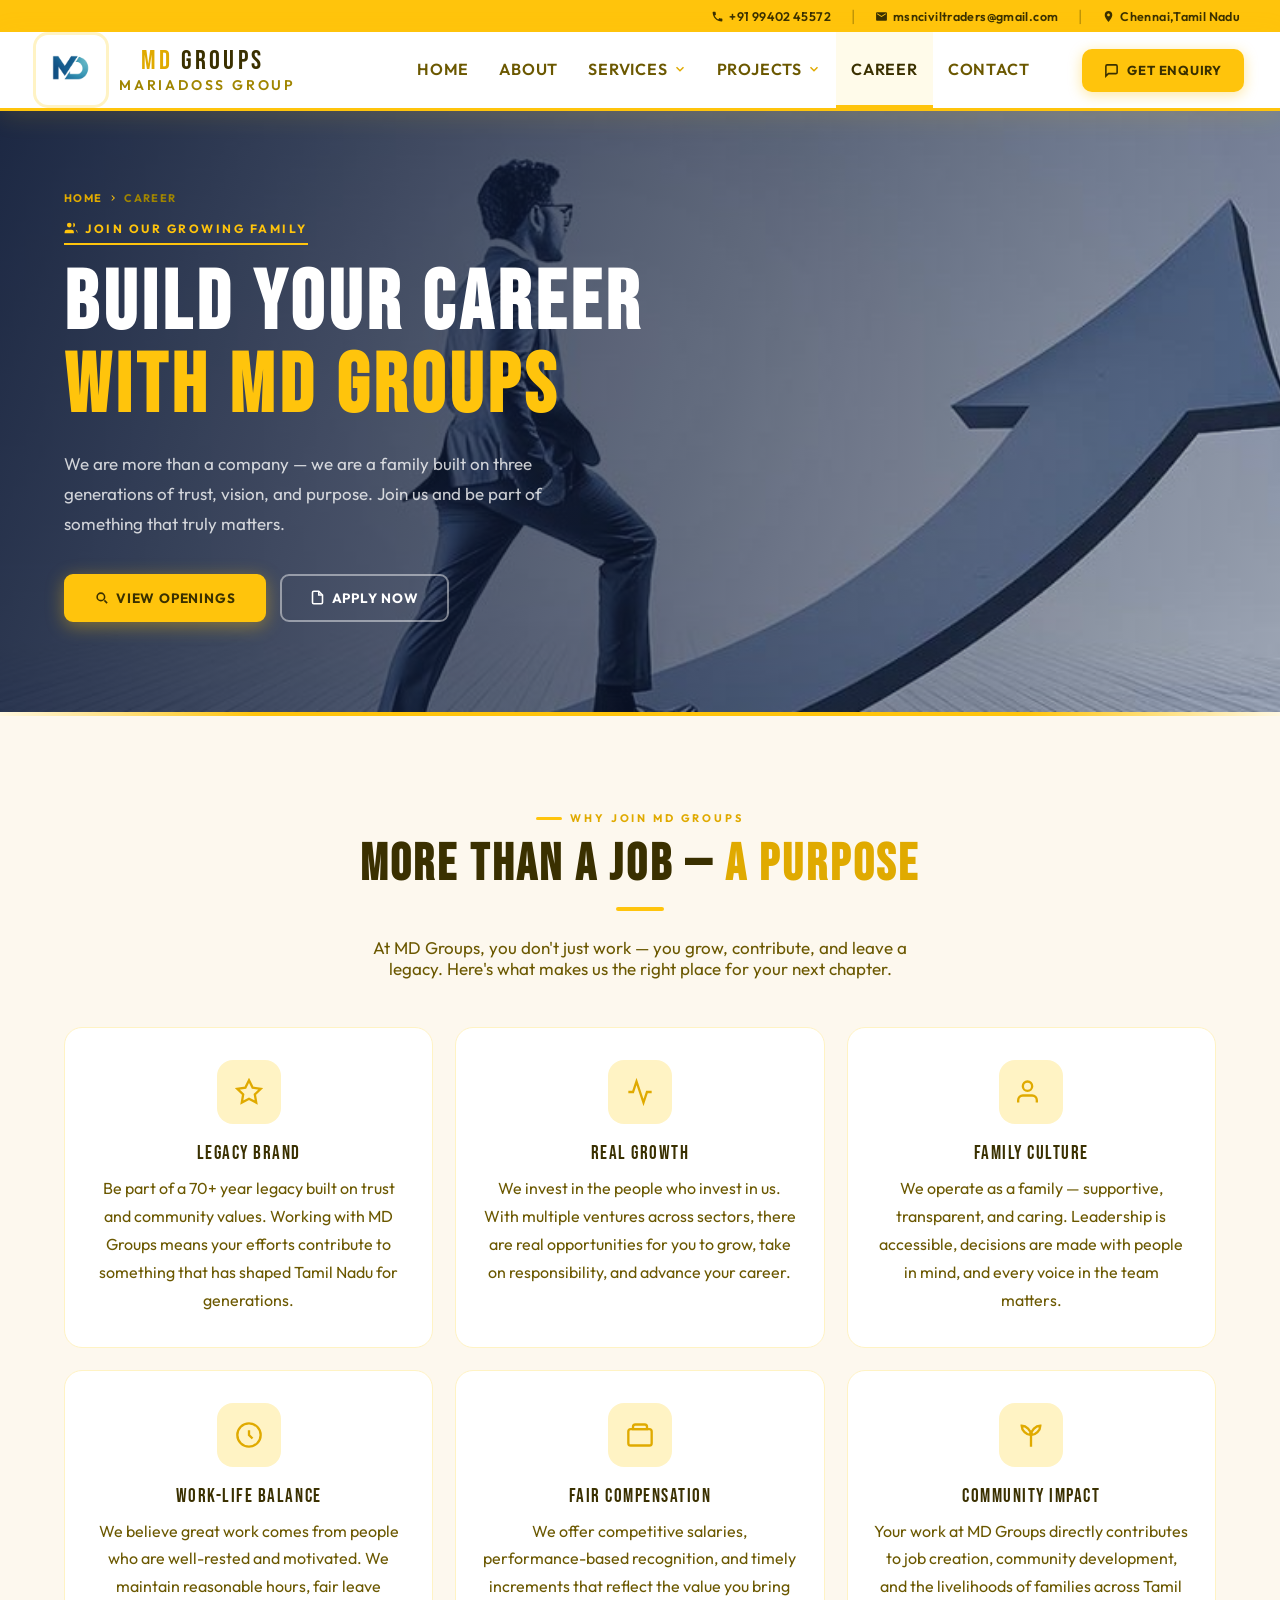
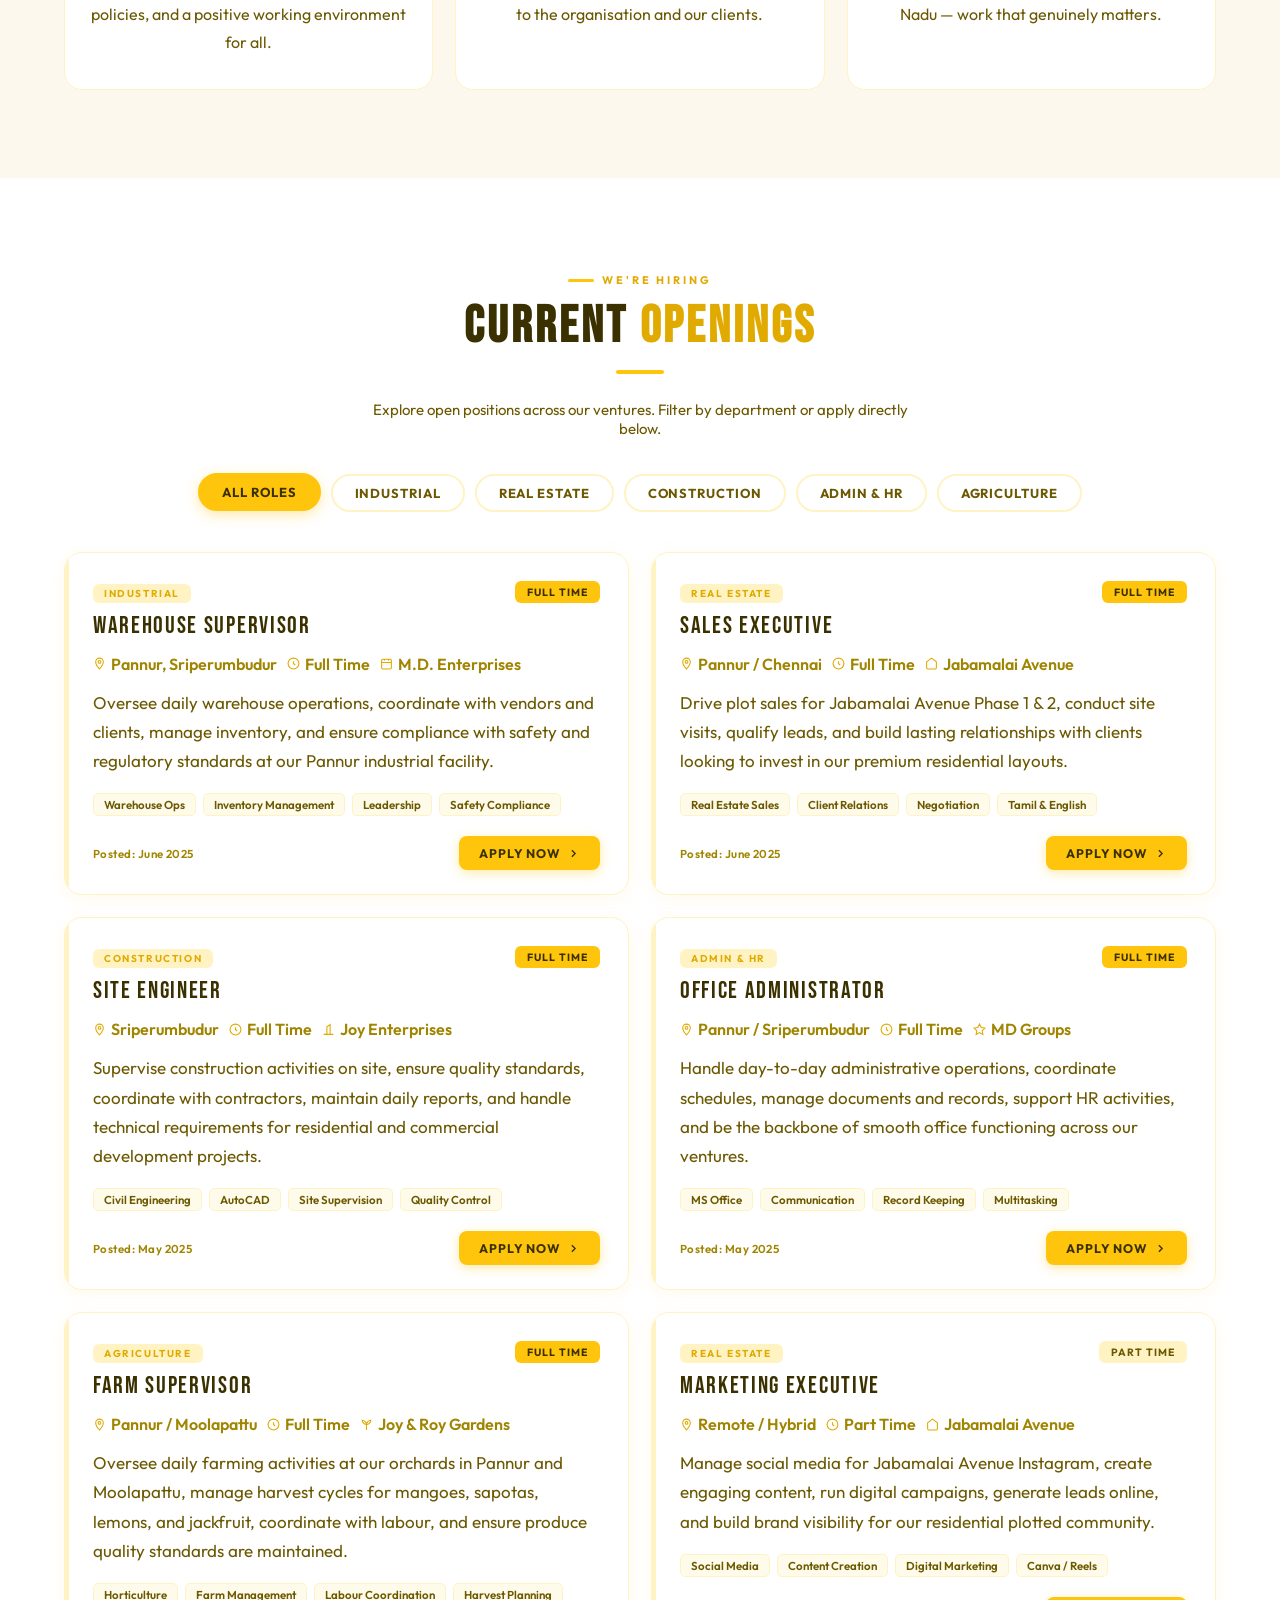
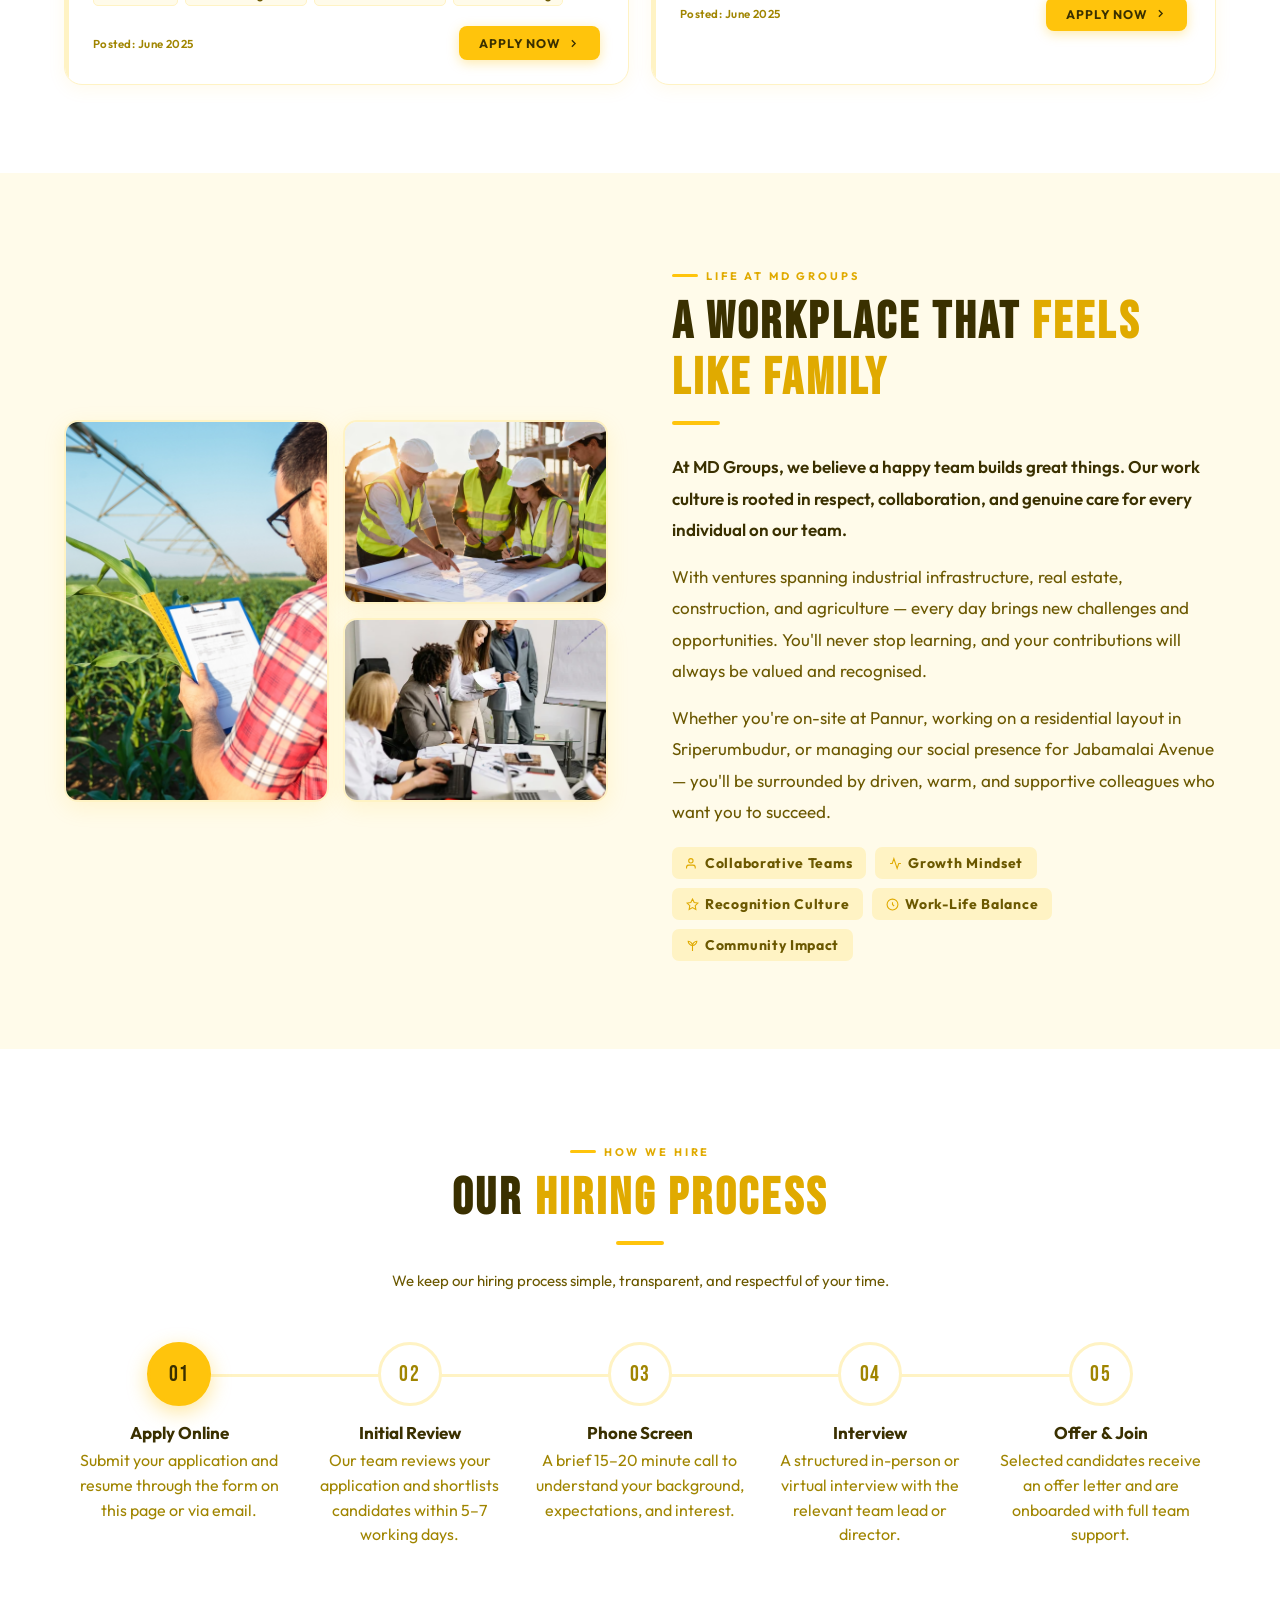
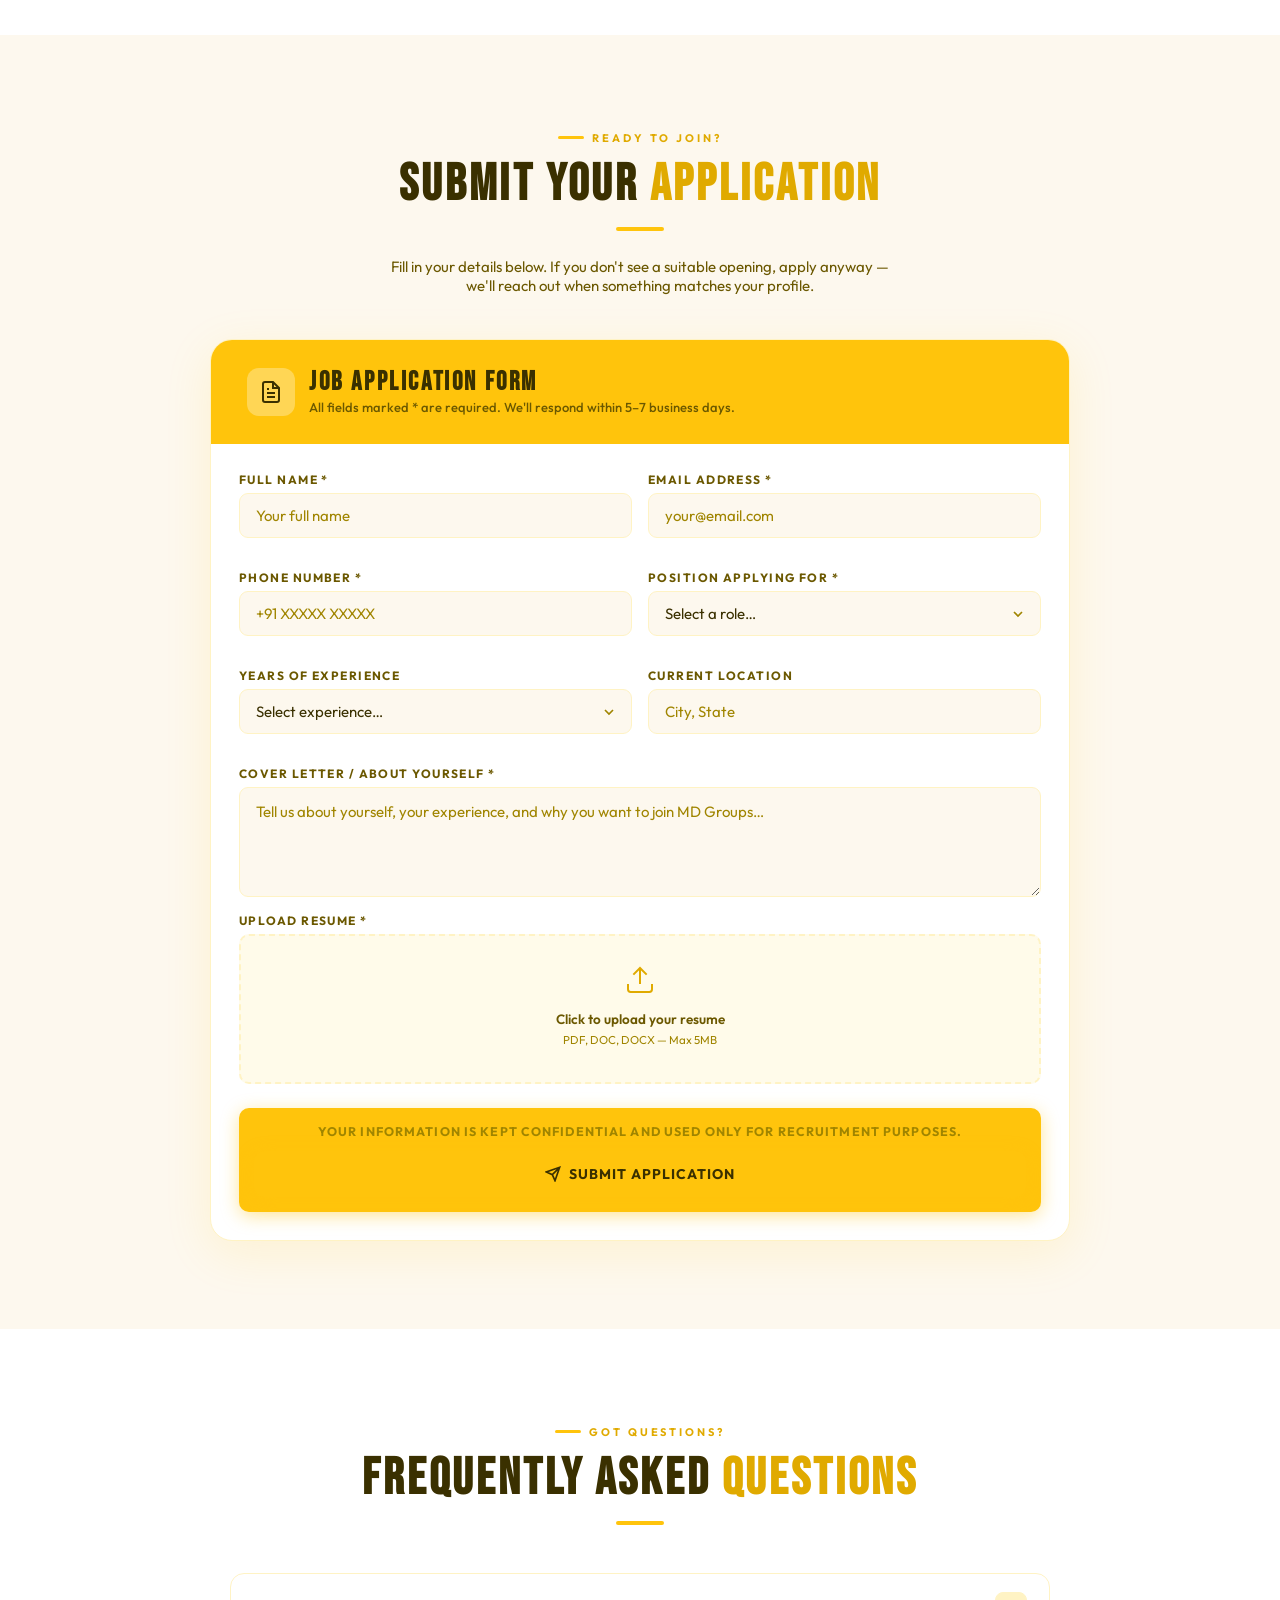
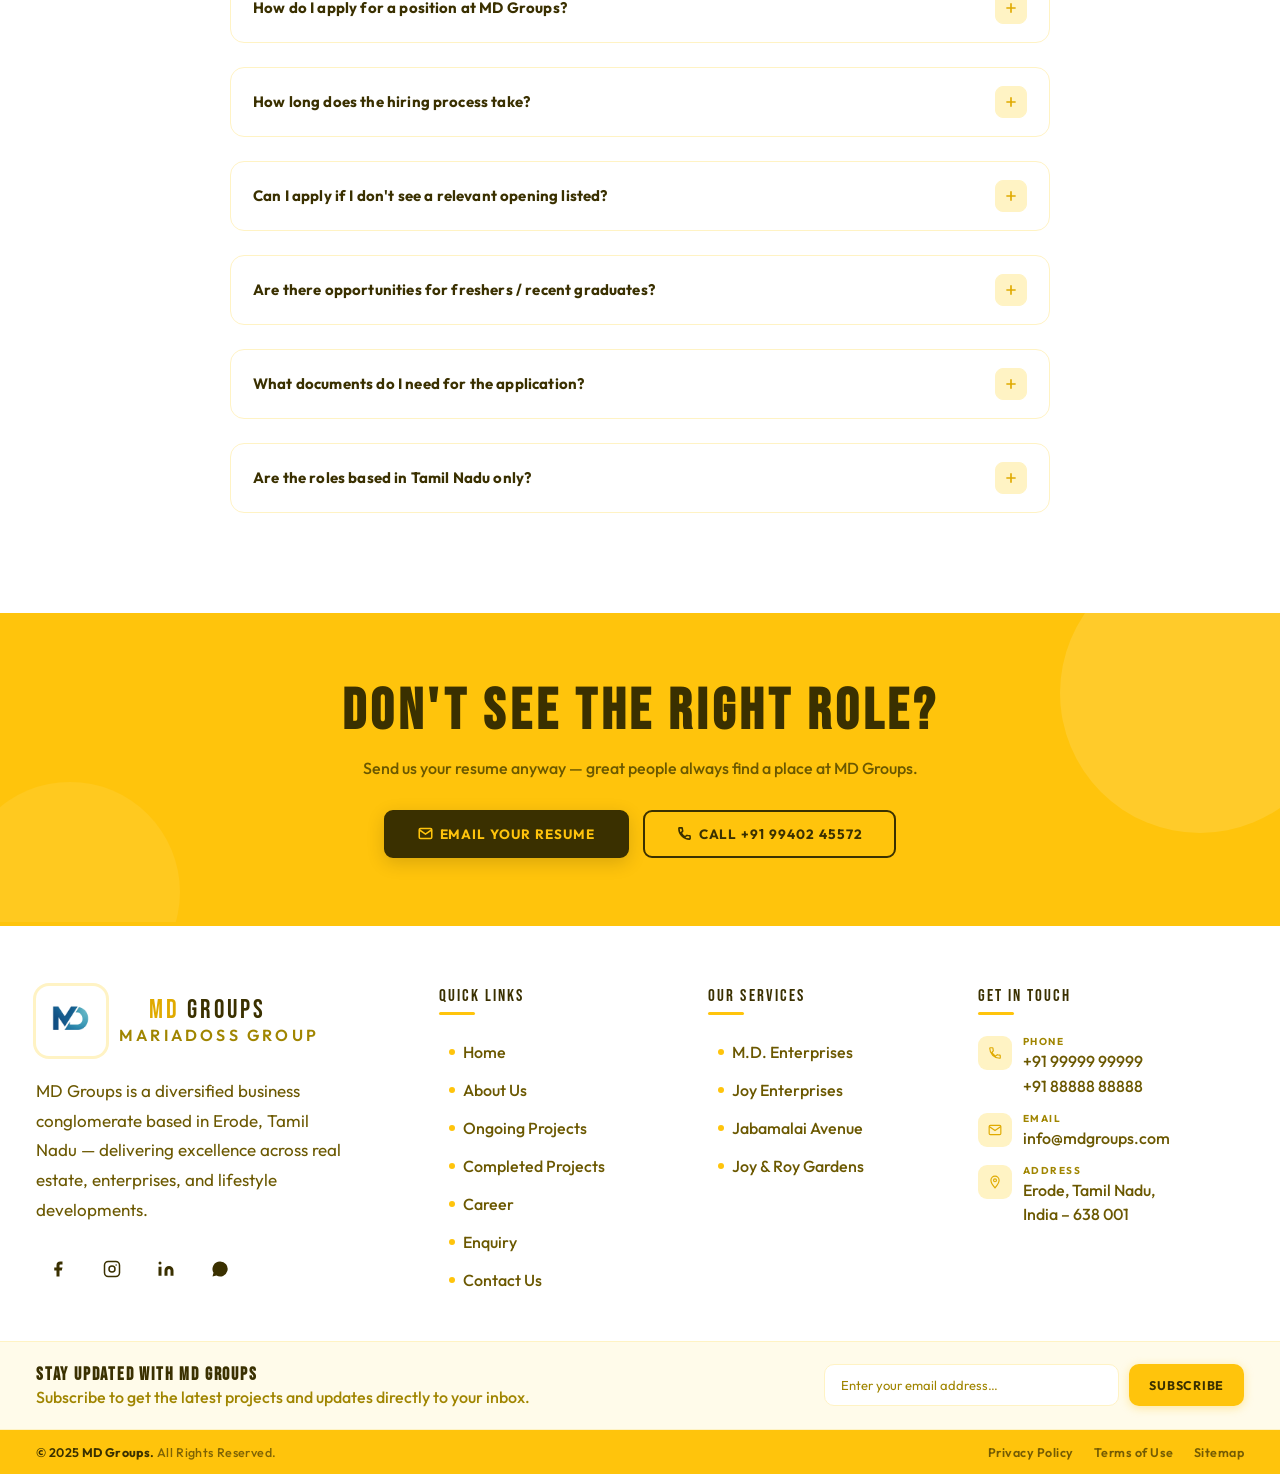
<file: career.html>
<!DOCTYPE html>
<html lang="en">
<head>
  <meta charset="UTF-8" />
  <meta name="viewport" content="width=device-width, initial-scale=1.0" />
  <!-- ══ PRIMARY SEO ══ -->
<title>MD Groups | M.D. Enterprises · Joy Enterprises · Jabamalai Avenue · Joy & Roy Gardens – Pannur, Tamil Nadu</title>
<meta name="description" content="MD Groups (Mariadoss Group) – 70+ years of legacy across industrial warehouses, construction, real estate plots & organic farming in Tamil Nadu. M.D. Enterprises, Joy Enterprises, Jabamalai Avenue real estate, Joy & Roy Gardens.">
<meta name="keywords" content="MD Groups, MD Groups Pannur, Mariadoss Group, M.D. Enterprises, MD Enterprises warehouse Sriperumbudur, Joy Enterprises construction, Jabamalai Avenue plots Pannur, Joy Roy Gardens farm, industrial warehouse Oragadam corridor, residential plots Pannur, organic farm Tamil Nadu, real estate Sriperumbudur Kanchipuram, MD Groups Chennai">
<meta name="author" content="MD Groups – Mariadoss Group">
<meta name="robots" content="index, follow">
<link rel="canonical" href="https://www.mdgroups.in/">

<!-- ══ OPEN GRAPH (Facebook / WhatsApp previews) ══ -->
<meta property="og:type" content="website">
<meta property="og:site_name" content="MD Groups">
<meta property="og:title" content="MD Groups | Mariadoss Group – Industrial · Real Estate · Agriculture · Construction">
<meta property="og:description" content="70+ years of excellence across M.D. Enterprises (warehouses), Joy Enterprises (construction), Jabamalai Avenue (plots), and Joy & Roy Gardens (organic farming) in Tamil Nadu.">
<meta property="og:url" content="https://www.mdgroups.in/">
<meta property="og:image" content="https://www.mdgroups.in/images/logo.png">
<meta property="og:locale" content="en_IN">

<!-- ══ TWITTER CARD ══ -->
<meta name="twitter:card" content="summary_large_image">
<meta name="twitter:title" content="MD Groups | Mariadoss Group – Industrial · Real Estate · Agriculture">
<meta name="twitter:description" content="70+ years of legacy in Tamil Nadu – M.D. Enterprises, Joy Enterprises, Jabamalai Avenue plots, Joy & Roy Gardens organic farm.">
<meta name="twitter:image" content="https://www.mdgroups.in/images/logo.png">

<!-- ══ GEO / LOCAL SEO ══ -->
<meta name="geo.region" content="IN-TN">
<meta name="geo.placename" content="Pannur, Sriperumbudur, Tamil Nadu, India">
<meta name="geo.position" content="12.9648;79.8588">
<meta name="ICBM" content="12.9648, 79.8588">

<!-- ══ STRUCTURED DATA – Organization ══ -->
<script type="application/ld+json">
{
  "@context": "https://schema.org",
  "@type": "Organization",
  "name": "MD Groups",
  "alternateName": ["Mariadoss Group", "M.D. Enterprises", "Joy Enterprises"],
  "url": "https://www.mdgroups.in",
  "logo": "https://www.mdgroups.in/images/logo.png",
  "description": "MD Groups is a diversified business conglomerate in Tamil Nadu with 70+ years of legacy across industrial infrastructure, construction, real estate, and organic farming.",
  "foundingDate": "1952",
  "founder": {
    "@type": "Person",
    "name": "M. S. Mariadoss"
  },
  "address": {
    "@type": "PostalAddress",
    "addressLocality": "Pannur",
    "addressRegion": "Tamil Nadu",
    "addressCountry": "IN"
  },
  "contactPoint": [
    {
      "@type": "ContactPoint",
      "telephone": "+91-99402-45572",
      "contactType": "customer service",
      "availableLanguage": ["English", "Tamil"]
    },
    {
      "@type": "ContactPoint",
      "email": "msnciviltraders@gmail.com",
      "contactType": "customer service"
    }
  ],
  "sameAs": [
    "https://www.instagram.com/jabamalai_avenue"
  ],
  "hasOfferCatalog": {
    "@type": "OfferCatalog",
    "name": "MD Groups Ventures",
    "itemListElement": [
      {
        "@type": "Offer",
        "itemOffered": {
          "@type": "Service",
          "name": "M.D. Enterprises – Industrial Warehouse Park",
          "description": "A-Grade warehouse and industrial spaces in Pannur, Sriperumbudur–Oragadam corridor."
        }
      },
      {
        "@type": "Offer",
        "itemOffered": {
          "@type": "Service",
          "name": "Joy Enterprises – Construction",
          "description": "Residential and commercial construction in Tamil Nadu."
        }
      },
      {
        "@type": "Offer",
        "itemOffered": {
          "@type": "Service",
          "name": "Jabamalai Avenue – Real Estate Plots",
          "description": "Premium residential plots in Pannur, Phase 1 & Phase 2."
        }
      },
      {
        "@type": "Offer",
        "itemOffered": {
          "@type": "Service",
          "name": "Joy & Roy Gardens – Organic Farming",
          "description": "Four generations of farming in Pannur and Moolapattu. Mangoes, sapotas, lemons, jackfruit."
        }
      }
    ]
  }
}
</script>

<!-- ══ STRUCTURED DATA – Local Business ══ -->
<script type="application/ld+json">
{
  "@context": "https://schema.org",
  "@type": "LocalBusiness",
  "name": "MD Groups",
  "image": "https://www.mdgroups.in/images/logo.png",
  "url": "https://www.mdgroups.in",
  "telephone": "+91-99402-45572",
  "email": "msnciviltraders@gmail.com",
  "address": {
    "@type": "PostalAddress",
    "streetAddress": "Pannur",
    "addressLocality": "Sriperumbudur",
    "addressRegion": "Tamil Nadu",
    "postalCode": "602105",
    "addressCountry": "IN"
  },
  "geo": {
    "@type": "GeoCoordinates",
    "latitude": 12.9648,
    "longitude": 79.8588
  },
  "openingHours": "Mo-Sa 09:00-18:00",
  "priceRange": "₹₹",
  "description": "MD Groups – 70+ years legacy in industrial warehouses, construction, real estate plots, and organic farming in Tamil Nadu."
}
</script>

<!-- ══ STRUCTURED DATA – WebSite ══ -->
<script type="application/ld+json">
{
  "@context": "https://schema.org",
  "@type": "WebSite",
  "name": "MD Groups",
  "url": "https://www.mdgroups.in",
  "potentialAction": {
    "@type": "SearchAction",
    "target": "https://www.mdgroups.in/?s={search_term_string}",
    "query-input": "required name=search_term_string"
  }
}
</script>
  <title>MD GROUPS </title>
  <link href="https://fonts.googleapis.com/css2?family=Bebas+Neue&family=Outfit:wght@300;400;500;600;700&display=swap" rel="stylesheet" />
  <link rel="stylesheet" href="css/style.css">
  <link rel="stylesheet" 
href="https://cdnjs.cloudflare.com/ajax/libs/font-awesome/6.5.0/css/all.min.css">
  <style>
    *, *::before, *::after { box-sizing: border-box; margin: 0; padding: 0; }

    :root {
      --gold:      #FFC40C;
      --gold-d:    #e0aa00;
      --gold-light:#FFF3C4;
      --gold-pale: #FFFBEA;
      --white:     #ffffff;
      --text:      #3a3000;
      --text-mid:  #6b5800;
      --text-light:#a08500;
      --radius:    10px;
      --trans:     0.26s cubic-bezier(.4,0,.2,1);
    }

    body { font-family: 'Outfit', sans-serif; background: #fff8e1; }

    /* ─── TOP STRIP ───────────────────────────────────── */
    .top-strip {
      background: var(--gold);
      padding: 6px 40px;
      display: flex;
      justify-content: flex-end;
      align-items: center;
      gap: 20px;
    }
    .top-strip a {
      color: var(--text);
      font-size: 12.5px;
      font-weight: 600;
      text-decoration: none;
      display: flex;
      align-items: center;
      gap: 5px;
      letter-spacing: .03em;
      transition: opacity var(--trans);
    }
    .top-strip a:hover { opacity: .65; }
    .top-strip .sep { color: var(--text); opacity: .35; }

    /* ─── HEADER ──────────────────────────────────────── */
    header {
      background: var(--white);
      position: sticky;
      top: 0;
      z-index: 1000;
      border-bottom: 3px solid var(--gold);
      box-shadow: 0 4px 24px rgba(255,196,12,.15);
    }

    .header-inner {
      max-width: 1320px;
      margin: 0 auto;
      padding: 0 36px;
      height: 76px;
      display: flex;
      align-items: center;
      gap: 20px;
    }

    /* ─── BRAND ───────────────────────────────────────── */
    .brand {
      display: flex;
      align-items: center;
      gap: 13px;
      text-decoration: none;
      flex-shrink: 0;
    }
    .logo-wrap {
      width: 70px;
      height: 70px;
      border-radius: 12px;
      /* background: var(--gold); */
      display: flex;
      align-items: center;
      justify-content: center;
      overflow: hidden;
      box-shadow: 0 0 0 3px var(--gold-light);
      transition: box-shadow var(--trans), transform var(--trans);
    }
    .brand:hover .logo-wrap {
      box-shadow: 0 0 0 5px rgba(255,196,12,.45);
      transform: scale(1.04);
    }
    .logo-wrap img { width: 100%; height: 100%; object-fit: contain; }
    .logo-wrap .monogram {
      font-family: 'Bebas Neue', sans-serif;
      font-size: 22px;
      color: var(--text);
      letter-spacing: .04em;
    }
    .brand-text { display: flex; flex-direction: column; line-height: 1; }
    .brand-name {
      font-family: 'Bebas Neue', sans-serif;
      font-size: 27px;
      letter-spacing: .12em;
      color: var(--text);
      margin-left: 22px;
    }
    .brand-name span { color: var(--gold-d); }
    .brand-tagline {
      font-size: 14px;
      font-weight: 600;
      letter-spacing: .2em;
      color: var(--text-light);
      text-transform: uppercase;
      margin-top: 3px;
    }

    /* ─── NAV ─────────────────────────────────────────── */
    nav {
      margin-left: auto;
      display: flex;
      align-items: center;
    }

    .nav-item { position: relative; }

    .nav-link {
      display: flex;
      align-items: center;
      gap: 5px;
      padding: 0 15px;
      height: 76px;
      font-size: 16px;
      font-weight: 600;
      color: var(--text-mid);
      text-decoration: none;
      letter-spacing: .05em;
      text-transform: uppercase;
      border-bottom: 3px solid transparent;
      transition: color var(--trans), border-color var(--trans), background var(--trans);
      white-space: nowrap;
      cursor: pointer;
      background: none;
      border-top: none;
      border-left: none;
      border-right: none;
      font-family: 'Outfit', sans-serif;
    }
    .nav-link:hover,
    .nav-item:hover > .nav-link {
      color: var(--text);
      background: var(--gold-pale);
      border-bottom-color: var(--gold);
    }
    .nav-link.active {
      color: var(--text);
      border-bottom-color: var(--gold);
      background: var(--gold-pale);
    }

    .chev {
      width: 14px; height: 14px;
      transition: transform var(--trans);
      color: var(--gold-d);
    }
    .nav-item:hover > .nav-link .chev { transform: rotate(180deg); }

    /* ─── DROPDOWN ────────────────────────────────────── */
    .dropdown {
      position: absolute;
      top: 100%;
      left: 50%;
      transform: translateX(-50%) translateY(10px);
      background: var(--white);
      border: 1.5px solid var(--gold-light);
      border-top: 3px solid var(--gold);
      border-radius: 0 0 var(--radius) var(--radius);
      min-width: 240px;
      padding: 8px 0 10px;
      opacity: 0;
      pointer-events: none;
      transition: opacity var(--trans), transform var(--trans);
      box-shadow: 0 16px 50px rgba(255,196,12,.18), 0 4px 12px rgba(0,0,0,.06);
      z-index: 999;
    }
    .nav-item:hover .dropdown {
      opacity: 1;
      pointer-events: all;
      transform: translateX(-50%) translateY(0);
    }

    .drop-label {
      font-size: 9.5px;
      font-weight: 700;
      letter-spacing: .2em;
      color: var(--gold-d);
      text-transform: uppercase;
      padding: 10px 18px 4px;
    }

    .drop-link {
      display: flex;
      align-items: center;
      gap: 10px;
      padding: 9px 18px;
      font-size: 17px;
      font-weight: 500;
      color: var(--text-mid);
      text-decoration: none;
      transition: background var(--trans), color var(--trans), padding-left var(--trans);
    }
    .drop-link:hover {
      background: var(--gold-pale);
      color: var(--text);
      padding-left: 24px;
    }
    .drop-icon {
      width: 28px; height: 28px;
      border-radius: 7px;
      background: var(--gold-light);
      display: flex;
      align-items: center;
      justify-content: center;
      flex-shrink: 0;
      transition: background var(--trans);
    }
    .drop-link:hover .drop-icon { background: var(--gold); }
    .drop-icon svg { width: 13px; height: 13px; color: var(--gold-d); }
    .drop-link:hover .drop-icon svg { color: var(--text); }
    .drop-divider { height: 1px; background: var(--gold-light); margin: 6px 0; }

    /* ─── ENQUIRY ─────────────────────────────────────── */
    .btn-enquiry {
      display: flex;
      align-items: center;
      gap: 8px;
      margin-left: 18px;
      padding: 0 22px;
      height: 43px;
      background: var(--gold);
      color: var(--text);
      font-family: 'Outfit', sans-serif;
      font-size: 13px;
      font-weight: 700;
      letter-spacing: .06em;
      text-transform: uppercase;
      text-decoration: none;
      border-radius: var(--radius);
      border: none;
      cursor: pointer;
      transition: background var(--trans), transform var(--trans), box-shadow var(--trans);
      box-shadow: 0 3px 14px rgba(255,196,12,.4);
      white-space: nowrap;
    }
    .btn-enquiry:hover {
      background: var(--gold-d);
      transform: translateY(-2px);
      box-shadow: 0 8px 24px rgba(255,196,12,.5);
    }

    /* ─── HAMBURGER ───────────────────────────────────── */
    .hamburger {
      display: none;
      flex-direction: column;
      justify-content: center;
      gap: 5px;
      width: 40px; height: 40px;
      background: var(--gold-pale);
      border: 1.5px solid var(--gold-light);
      border-radius: 9px;
      cursor: pointer;
      margin-left: auto;
      padding: 9px;
    }
    .hamburger span {
      display: block;
      height: 2px;
      background: var(--text);
      border-radius: 2px;
    }

    /* ─── MOBILE MENU ─────────────────────────────────── */
    .mobile-menu {
      display: none;
      flex-direction: column;
      background: var(--white);
      border-top: 2px solid var(--gold-light);
      padding: 10px 0 20px;
    }
    .mobile-menu.open { display: flex; }
    .mob-link {
      display: block;
      padding: 12px 28px;
      font-size: 13.5px;
      font-weight: 600;
      color: var(--text-mid);
      text-decoration: none;
      text-transform: uppercase;
      letter-spacing: .05em;
      transition: color var(--trans), background var(--trans);
    }
    .mob-link:hover { color: var(--text); background: var(--gold-pale); }
    .mob-section {
      font-size: 9px;
      font-weight: 700;
      letter-spacing: .22em;
      color: var(--gold-d);
      text-transform: uppercase;
      padding: 14px 28px 4px;
    }
    .mob-sub {
      display: block;
      padding: 9px 28px 9px 42px;
      font-size: 16px;
      font-weight: 500;
      color: var(--text-light);
      text-decoration: none;
      transition: color var(--trans), background var(--trans);
    }
    .mob-sub:hover { color: var(--text); background: var(--gold-pale); }
    .mob-divider { height: 1px; background: var(--gold-light); margin: 8px 0; }
    .mob-enquiry {
      margin: 14px 28px 0;
      padding: 13px;
      background: var(--gold);
      color: var(--text);
      text-align: center;
      font-weight: 700;
      font-size: 13px;
      letter-spacing: .07em;
      text-transform: uppercase;
      text-decoration: none;
      border-radius: var(--radius);
      display: block;
      box-shadow: 0 4px 14px rgba(255,196,12,.35);
    }

    @media (max-width: 920px) {
      nav, .btn-enquiry { display: none; }
      .hamburger { display: flex; }
      .top-strip { display: none; }
    }
  </style>
</head>
<body>

<!-- TOP STRIP -->
<div class="top-strip">
  <a href="tel:+919999999999">
    <svg width="13" height="13" viewBox="0 0 24 24" fill="currentColor"><path d="M6.6 10.8c1.4 2.8 3.8 5.1 6.6 6.6l2.2-2.2c.3-.3.7-.4 1-.2 1.1.4 2.3.6 3.6.6.6 0 1 .4 1 1V20c0 .6-.4 1-1 1-9.4 0-17-7.6-17-17 0-.6.4-1 1-1h3.5c.6 0 1 .4 1 1 0 1.3.2 2.5.6 3.6.1.3 0 .7-.2 1L6.6 10.8z"/></svg>
    +91 99402 45572
  </a>
  <span class="sep">|</span>
  <a href="mailto:info@mdgroups.com">
    <svg width="13" height="13" viewBox="0 0 24 24" fill="currentColor"><path d="M20 4H4c-1.1 0-2 .9-2 2v12c0 1.1.9 2 2 2h16c1.1 0 2-.9 2-2V6c0-1.1-.9-2-2-2zm0 4-8 5-8-5V6l8 5 8-5v2z"/></svg>
    msnciviltraders@gmail.com
  </a>
  <span class="sep">|</span>
  <a href="#">
    <svg width="13" height="13" viewBox="0 0 24 24" fill="currentColor"><path d="M12 2C8.1 2 5 5.1 5 9c0 5.3 7 13 7 13s7-7.8 7-13c0-3.9-3.1-7-7-7zm0 9.5c-1.4 0-2.5-1.1-2.5-2.5S10.6 6.5 12 6.5 14.5 7.6 14.5 9 13.4 11.5 12 11.5z"/></svg>
    Chennai,Tamil Nadu 
  </a>
</div>

<!-- MAIN HEADER -->
<header>
  <div class="header-inner">

    <a href="index.html" class="brand">
      <div class="logo-wrap">
        <img src="images/logo.png" alt="MD Groups Logo"
             onerror="this.style.display='none';this.nextElementSibling.style.display='block';" />
        <span class="monogram" style="display:none;">MD</span>
      </div>
      <div class="brand-text">
        <span class="brand-name"><span>MD</span> GROUPS</span>
        <span class="brand-tagline">Mariadoss Group</span>
      </div>
    </a>

    <nav>

      <div class="nav-item">
        <a href="index.html" class="nav-link ">Home</a>
      </div>

      <div class="nav-item">
        <a href="about.html" class="nav-link">About</a>
      </div>

      <!-- SERVICES -->
      <div class="nav-item">
        <a href="#" class="nav-link">
          Services
          <svg class="chev" viewBox="0 0 24 24" fill="none" stroke="currentColor" stroke-width="2.5"><path d="m6 9 6 6 6-6"/></svg>
        </a>
        <div class="dropdown">
          <div class="drop-label">Our Services</div>
          <a href="md-enterprises.html" class="drop-link">
  <div class="drop-icon">
    <svg viewBox="0 0 24 24" fill="none" stroke="currentColor" stroke-width="2">
      <path d="M3 21h18M9 21V7l6-4v18"/>
      <path d="M13 11h2M13 15h2M9 11h2"/>
    </svg>
  </div>
   M.D. Enterprises
</a>

<a href="joy-enterprises.html" class="drop-link">
  <div class="drop-icon">
    <svg viewBox="0 0 24 24" fill="none" stroke="currentColor" stroke-width="2">
      <path d="M3 9l9-7 9 7v11a2 2 0 0 1-2 2H5a2 2 0 0 1-2-2z"/>
      <polyline points="9 22 9 12 15 12 15 22"/>
    </svg>
  </div>
  Joy Enterprises
</a>

<a href="real-estate.html" class="drop-link">
  <div class="drop-icon">
    <svg viewBox="0 0 24 24" fill="none" stroke="currentColor" stroke-width="2">
      <path d="M6 2 3 6v14a2 2 0 0 0 2 2h14a2 2 0 0 0 2-2V6l-3-4z"/>
      <line x1="3" y1="6" x2="21" y2="6"/>
    </svg>
  </div>
  Real Estate Projects - Jabamalai Avenue
</a>

<div class="drop-divider"></div>

<a href="joy-roy-gardens.html" class="drop-link">
  <div class="drop-icon">
    <svg viewBox="0 0 24 24" fill="none" stroke="currentColor" stroke-width="2">
      <rect x="1" y="3" width="15" height="13"/>
      <path d="m16 8 5 0 3 4v4h-8V8z"/>
      <circle cx="5.5" cy="18.5" r="2.5"/>
      <circle cx="18.5" cy="18.5" r="2.5"/>
    </svg>
  </div>
  Joy & Roy Gardens
</a>
        </div>
      </div>

      <!-- PROJECTS -->
      <div class="nav-item">
        <a href="#" class="nav-link">
          Projects
          <svg class="chev" viewBox="0 0 24 24" fill="none" stroke="currentColor" stroke-width="2.5"><path d="m6 9 6 6 6-6"/></svg>
        </a>
        <div class="dropdown">
          <div class="drop-label">Our Portfolio</div>
          <a href="ongoing.html" class="drop-link">
            <div class="drop-icon"><svg viewBox="0 0 24 24" fill="none" stroke="currentColor" stroke-width="2"><polyline points="23 4 23 10 17 10"/><path d="M20.49 15a9 9 0 1 1-.02-7.14"/></svg></div>
            Ongoing Projects
          </a>
          <a href="completed.html" class="drop-link">
            <div class="drop-icon"><svg viewBox="0 0 24 24" fill="none" stroke="currentColor" stroke-width="2"><path d="M22 11.08V12a10 10 0 1 1-5.93-9.14"/><polyline points="22 4 12 14.01 9 11.01"/></svg></div>
            Completed Projects
          </a>
        </div>
      </div>

      <div class="nav-item">
        <a href="career.html " class="nav-link active">Career</a>
      </div>
 
      <div class="nav-item">
        <a href="contact.html" class="nav-link">Contact</a>
      </div>

    </nav>

    <a href="enquiry.html" class="btn-enquiry">
      <svg width="15" height="15" viewBox="0 0 24 24" fill="none" stroke="currentColor" stroke-width="2.5"><path d="M21 15a2 2 0 0 1-2 2H7l-4 4V5a2 2 0 0 1 2-2h14a2 2 0 0 1 2 2z"/></svg>
      Get Enquiry
    </a>

    <button class="hamburger" onclick="toggleMenu()" aria-label="Menu">
      <span></span><span></span><span></span>
    </button>

  </div>

  <!-- MOBILE MENU -->
  <div class="mobile-menu" id="mobileMenu">
    <a href="index.html" class="mob-link">Home</a>
    <a href="about.html" class="mob-link">About</a>
    <div class="mob-divider"></div>
    <div class="mob-section">Services</div>
    <a href="services/md-enterprises.html" class="mob-sub">› M.D. Enterprises</a>
    <a href="services/joy-enterprises.html" class="mob-sub">› Joy Enterprises</a>
    <a href="services/real-estate.html" class="mob-sub">› Real Estate Projects - Jabamalai Avenue</a>
    <a href="services/joy-roy-gardens.html" class="mob-sub">›   Joy & Roy Gardens</a>

    <div class="mob-divider"></div>
    <div class="mob-section">Projects</div>
    <a href="projects/ongoing.html" class="mob-sub">› Ongoing Projects</a>
    <a href="projects/completed.html" class="mob-sub">› Completed Projects</a>
    <div class="mob-divider"></div>
    <a href="career.html" class="mob-link">Career</a>
    <a href="contact.html" class="mob-link">Contact</a>
    <a href="enquiry.html" class="mob-enquiry">Get an Enquiry →</a>
  </div>
</header>



<!-- ════════════════════════════════════════════
     1. PAGE HERO
     Image: images/career-hero.jpg
     Suggested: team working, office, or site photo
════════════════════════════════════════════ -->
<section class="career-hero">
 <div class="page-hero-bg" style="background-image: url('images/career-hero.jpg');"></div>
  <div class="career-hero-overlay"></div>
  <div class="career-hero-content">
    <div class="breadcrumb">
      <a href="index.html">Home</a>
      <svg viewBox="0 0 24 24" fill="none" stroke="currentColor" stroke-width="2.5"><path d="m9 18 6-6-6-6"/></svg>
      Career
    </div>
    <div class="hero-tag-line">
      <svg viewBox="0 0 24 24" fill="currentColor"><path d="M17 21v-2a4 4 0 0 0-4-4H5a4 4 0 0 0-4 4v2"/><circle cx="9" cy="7" r="4"/><path d="M23 21v-2a4 4 0 0 0-3-3.87"/><path d="M16 3.13a4 4 0 0 1 0 7.75"/></svg>
      Join Our Growing Family
    </div>
    <h1 class="career-hero-title">
      Build Your Career<br>
      <span>With MD Groups</span>
    </h1>
    <p class="career-hero-desc">
      We are more than a company — we are a family built on three generations of trust, vision, and purpose. Join us and be part of something that truly matters.
    </p>
    <div class="hero-btns">
      <a href="#openings" class="btn-gold">
        <svg viewBox="0 0 24 24" fill="none" stroke="currentColor" stroke-width="2.5"><path d="M21 21l-4.35-4.35M17 11A6 6 0 1 1 5 11a6 6 0 0 1 12 0z"/></svg>
        View Openings
      </a>
      <a href="#apply" class="btn-ghost">
        <svg viewBox="0 0 24 24" fill="none" stroke="currentColor" stroke-width="2.5"><path d="M14 2H6a2 2 0 0 0-2 2v16a2 2 0 0 0 2 2h12a2 2 0 0 0 2-2V8z"/><polyline points="14 2 14 8 20 8"/></svg>
        Apply Now
      </a>
    </div>
  </div>
</section>
<div class="hero-gold-line"></div>
 
 
<!-- ════════════════════════════════════════════
     2. WHY JOIN US
════════════════════════════════════════════ -->
<section class="section section-cream" id="why">
  <div class="container">
    <div class="center reveal">
      <div class="sec-label">Why Join MD Groups</div>
      <h2 class="sec-title">More Than a Job — <span>A Purpose</span></h2>
      <div class="gold-bar center"></div>
      <p style="font-size:17px;color:var(--text-mid);max-width:580px;margin:0 auto;">
        At MD Groups, you don't just work — you grow, contribute, and leave a legacy. Here's what makes us the right place for your next chapter.
      </p>
    </div>
 
    <div class="why-grid">
      <div class="why-card reveal">
        <div class="why-icon">
          <svg viewBox="0 0 24 24" fill="none" stroke="currentColor" stroke-width="2"><path d="M12 2l3.09 6.26L22 9.27l-5 4.87 1.18 6.88L12 17.77l-6.18 3.25L7 14.14 2 9.27l6.91-1.01L12 2z"/></svg>
        </div>
        <div class="why-title">Legacy Brand</div>
        <p class="why-desc">Be part of a 70+ year legacy built on trust and community values. Working with MD Groups means your efforts contribute to something that has shaped Tamil Nadu for generations.</p>
      </div>
      <div class="why-card reveal" style="transition-delay:.1s">
        <div class="why-icon">
          <svg viewBox="0 0 24 24" fill="none" stroke="currentColor" stroke-width="2"><polyline points="22 12 18 12 15 21 9 3 6 12 2 12"/></svg>
        </div>
        <div class="why-title">Real Growth</div>
        <p class="why-desc">We invest in the people who invest in us. With multiple ventures across sectors, there are real opportunities for you to grow, take on responsibility, and advance your career.</p>
      </div>
      <div class="why-card reveal" style="transition-delay:.2s">
        <div class="why-icon">
          <svg viewBox="0 0 24 24" fill="none" stroke="currentColor" stroke-width="2"><path d="M17 21v-2a4 4 0 0 0-4-4H5a4 4 0 0 0-4 4v2"/><circle cx="9" cy="7" r="4"/></svg>
        </div>
        <div class="why-title">Family Culture</div>
        <p class="why-desc">We operate as a family — supportive, transparent, and caring. Leadership is accessible, decisions are made with people in mind, and every voice in the team matters.</p>
      </div>
      <div class="why-card reveal" style="transition-delay:.3s">
        <div class="why-icon">
          <svg viewBox="0 0 24 24" fill="none" stroke="currentColor" stroke-width="2"><circle cx="12" cy="12" r="10"/><path d="M12 8v4l3 3"/></svg>
        </div>
        <div class="why-title">Work-Life Balance</div>
        <p class="why-desc">We believe great work comes from people who are well-rested and motivated. We maintain reasonable hours, fair leave policies, and a positive working environment for all.</p>
      </div>
      <div class="why-card reveal" style="transition-delay:.4s">
        <div class="why-icon">
          <svg viewBox="0 0 24 24" fill="none" stroke="currentColor" stroke-width="2"><rect x="2" y="7" width="20" height="14" rx="2"/><path d="M16 3H8a2 2 0 0 0-2 2v2h12V5a2 2 0 0 0-2-2z"/></svg>
        </div>
        <div class="why-title">Fair Compensation</div>
        <p class="why-desc">We offer competitive salaries, performance-based recognition, and timely increments that reflect the value you bring to the organisation and our clients.</p>
      </div>
      <div class="why-card reveal" style="transition-delay:.5s">
        <div class="why-icon">
          <svg viewBox="0 0 24 24" fill="none" stroke="currentColor" stroke-width="2"><path d="M12 22V12m0 0C8 12 4 8 4 4c4 0 8 4 8 8zm0 0c4 0 8-4 8-8-4 0-8 4-8 8z"/></svg>
        </div>
        <div class="why-title">Community Impact</div>
        <p class="why-desc">Your work at MD Groups directly contributes to job creation, community development, and the livelihoods of families across Tamil Nadu — work that genuinely matters.</p>
      </div>
    </div>
  </div>
</section>
 
 
<!-- ════════════════════════════════════════════
     3. CURRENT OPENINGS
════════════════════════════════════════════ -->
<section class="section section-white" id="openings">
  <div class="container">
    <div class="center reveal">
      <div class="sec-label">We're Hiring</div>
      <h2 class="sec-title">Current <span>Openings</span></h2>
      <div class="gold-bar center"></div>
      <p style="font-size:15px;color:var(--text-mid);max-width:540px;margin:0 auto 36px;">
        Explore open positions across our ventures. Filter by department or apply directly below.
      </p>
    </div>
 
    <!-- Filter tabs -->
    <div class="filter-tabs reveal">
      <div class="filter-tab active" data-filter="all">All Roles</div>
      <div class="filter-tab" data-filter="industrial">Industrial</div>
      <div class="filter-tab" data-filter="realestate">Real Estate</div>
      <div class="filter-tab" data-filter="construction">Construction</div>
      <div class="filter-tab" data-filter="admin">Admin & HR</div>
      <div class="filter-tab" data-filter="agriculture">Agriculture</div>
    </div>
 
    <!-- Job cards -->
    <div class="jobs-grid reveal" id="jobsGrid">
 
      <div class="job-card" data-dept="industrial">
        <div class="job-top">
          <div>
            <div class="job-dept">Industrial</div>
            <div class="job-title">Warehouse Supervisor</div>
          </div>
          <div class="job-type-badge">Full Time</div>
        </div>
        <div class="job-meta">
          <div class="job-meta-item"><svg viewBox="0 0 24 24" fill="none" stroke="currentColor" stroke-width="2"><path d="M12 2C8.1 2 5 5.1 5 9c0 5.3 7 13 7 13s7-7.8 7-13c0-3.9-3.1-7-7-7z"/><circle cx="12" cy="9" r="2.5"/></svg> Pannur, Sriperumbudur</div>
          <div class="job-meta-item"><svg viewBox="0 0 24 24" fill="none" stroke="currentColor" stroke-width="2"><circle cx="12" cy="12" r="10"/><path d="M12 8v4l3 3"/></svg> Full Time</div>
          <div class="job-meta-item"><svg viewBox="0 0 24 24" fill="none" stroke="currentColor" stroke-width="2"><path d="M21 10H3M16 3v4M8 3v4M3 6a2 2 0 0 1 2-2h14a2 2 0 0 1 2 2v14a2 2 0 0 1-2 2H5a2 2 0 0 1-2-2V6z"/></svg> M.D. Enterprises</div>
        </div>
        <p class="job-desc">Oversee daily warehouse operations, coordinate with vendors and clients, manage inventory, and ensure compliance with safety and regulatory standards at our Pannur industrial facility.</p>
        <div class="job-skills">
          <span class="skill-tag">Warehouse Ops</span>
          <span class="skill-tag">Inventory Management</span>
          <span class="skill-tag">Leadership</span>
          <span class="skill-tag">Safety Compliance</span>
        </div>
        <div class="job-footer">
          <div class="job-posted">Posted: June 2025</div>
          <button class="btn-apply" onclick="scrollToApply('Warehouse Supervisor')">
            Apply Now
            <svg viewBox="0 0 24 24" fill="none" stroke="currentColor" stroke-width="2.5"><path d="m9 18 6-6-6-6"/></svg>
          </button>
        </div>
      </div>
 
      <div class="job-card" data-dept="realestate">
        <div class="job-top">
          <div>
            <div class="job-dept">Real Estate</div>
            <div class="job-title">Sales Executive</div>
          </div>
          <div class="job-type-badge">Full Time</div>
        </div>
        <div class="job-meta">
          <div class="job-meta-item"><svg viewBox="0 0 24 24" fill="none" stroke="currentColor" stroke-width="2"><path d="M12 2C8.1 2 5 5.1 5 9c0 5.3 7 13 7 13s7-7.8 7-13c0-3.9-3.1-7-7-7z"/><circle cx="12" cy="9" r="2.5"/></svg> Pannur / Chennai</div>
          <div class="job-meta-item"><svg viewBox="0 0 24 24" fill="none" stroke="currentColor" stroke-width="2"><circle cx="12" cy="12" r="10"/><path d="M12 8v4l3 3"/></svg> Full Time</div>
          <div class="job-meta-item"><svg viewBox="0 0 24 24" fill="none" stroke="currentColor" stroke-width="2"><path d="M3 9l9-7 9 7v11a2 2 0 0 1-2 2H5a2 2 0 0 1-2-2z"/></svg> Jabamalai Avenue</div>
        </div>
        <p class="job-desc">Drive plot sales for Jabamalai Avenue Phase 1 & 2, conduct site visits, qualify leads, and build lasting relationships with clients looking to invest in our premium residential layouts.</p>
        <div class="job-skills">
          <span class="skill-tag">Real Estate Sales</span>
          <span class="skill-tag">Client Relations</span>
          <span class="skill-tag">Negotiation</span>
          <span class="skill-tag">Tamil & English</span>
        </div>
        <div class="job-footer">
          <div class="job-posted">Posted: June 2025</div>
          <button class="btn-apply" onclick="scrollToApply('Sales Executive – Real Estate')">
            Apply Now
            <svg viewBox="0 0 24 24" fill="none" stroke="currentColor" stroke-width="2.5"><path d="m9 18 6-6-6-6"/></svg>
          </button>
        </div>
      </div>
 
      <div class="job-card" data-dept="construction">
        <div class="job-top">
          <div>
            <div class="job-dept">Construction</div>
            <div class="job-title">Site Engineer</div>
          </div>
          <div class="job-type-badge">Full Time</div>
        </div>
        <div class="job-meta">
          <div class="job-meta-item"><svg viewBox="0 0 24 24" fill="none" stroke="currentColor" stroke-width="2"><path d="M12 2C8.1 2 5 5.1 5 9c0 5.3 7 13 7 13s7-7.8 7-13c0-3.9-3.1-7-7-7z"/><circle cx="12" cy="9" r="2.5"/></svg> Sriperumbudur</div>
          <div class="job-meta-item"><svg viewBox="0 0 24 24" fill="none" stroke="currentColor" stroke-width="2"><circle cx="12" cy="12" r="10"/><path d="M12 8v4l3 3"/></svg> Full Time</div>
          <div class="job-meta-item"><svg viewBox="0 0 24 24" fill="none" stroke="currentColor" stroke-width="2"><path d="M3 21h18M9 21V7l6-4v18"/></svg> Joy Enterprises</div>
        </div>
        <p class="job-desc">Supervise construction activities on site, ensure quality standards, coordinate with contractors, maintain daily reports, and handle technical requirements for residential and commercial development projects.</p>
        <div class="job-skills">
          <span class="skill-tag">Civil Engineering</span>
          <span class="skill-tag">AutoCAD</span>
          <span class="skill-tag">Site Supervision</span>
          <span class="skill-tag">Quality Control</span>
        </div>
        <div class="job-footer">
          <div class="job-posted">Posted: May 2025</div>
          <button class="btn-apply" onclick="scrollToApply('Site Engineer')">
            Apply Now
            <svg viewBox="0 0 24 24" fill="none" stroke="currentColor" stroke-width="2.5"><path d="m9 18 6-6-6-6"/></svg>
          </button>
        </div>
      </div>
 
      <div class="job-card" data-dept="admin">
        <div class="job-top">
          <div>
            <div class="job-dept">Admin & HR</div>
            <div class="job-title">Office Administrator</div>
          </div>
          <div class="job-type-badge">Full Time</div>
        </div>
        <div class="job-meta">
          <div class="job-meta-item"><svg viewBox="0 0 24 24" fill="none" stroke="currentColor" stroke-width="2"><path d="M12 2C8.1 2 5 5.1 5 9c0 5.3 7 13 7 13s7-7.8 7-13c0-3.9-3.1-7-7-7z"/><circle cx="12" cy="9" r="2.5"/></svg> Pannur / Sriperumbudur</div>
          <div class="job-meta-item"><svg viewBox="0 0 24 24" fill="none" stroke="currentColor" stroke-width="2"><circle cx="12" cy="12" r="10"/><path d="M12 8v4l3 3"/></svg> Full Time</div>
          <div class="job-meta-item"><svg viewBox="0 0 24 24" fill="none" stroke="currentColor" stroke-width="2"><path d="M12 2l3.09 6.26L22 9.27l-5 4.87 1.18 6.88L12 17.77l-6.18 3.25L7 14.14 2 9.27l6.91-1.01L12 2z"/></svg> MD Groups</div>
        </div>
        <p class="job-desc">Handle day-to-day administrative operations, coordinate schedules, manage documents and records, support HR activities, and be the backbone of smooth office functioning across our ventures.</p>
        <div class="job-skills">
          <span class="skill-tag">MS Office</span>
          <span class="skill-tag">Communication</span>
          <span class="skill-tag">Record Keeping</span>
          <span class="skill-tag">Multitasking</span>
        </div>
        <div class="job-footer">
          <div class="job-posted">Posted: May 2025</div>
          <button class="btn-apply" onclick="scrollToApply('Office Administrator')">
            Apply Now
            <svg viewBox="0 0 24 24" fill="none" stroke="currentColor" stroke-width="2.5"><path d="m9 18 6-6-6-6"/></svg>
          </button>
        </div>
      </div>
 
      <div class="job-card" data-dept="agriculture">
        <div class="job-top">
          <div>
            <div class="job-dept">Agriculture</div>
            <div class="job-title">Farm Supervisor</div>
          </div>
          <div class="job-type-badge">Full Time</div>
        </div>
        <div class="job-meta">
          <div class="job-meta-item"><svg viewBox="0 0 24 24" fill="none" stroke="currentColor" stroke-width="2"><path d="M12 2C8.1 2 5 5.1 5 9c0 5.3 7 13 7 13s7-7.8 7-13c0-3.9-3.1-7-7-7z"/><circle cx="12" cy="9" r="2.5"/></svg> Pannur / Moolapattu</div>
          <div class="job-meta-item"><svg viewBox="0 0 24 24" fill="none" stroke="currentColor" stroke-width="2"><circle cx="12" cy="12" r="10"/><path d="M12 8v4l3 3"/></svg> Full Time</div>
          <div class="job-meta-item"><svg viewBox="0 0 24 24" fill="none" stroke="currentColor" stroke-width="2"><path d="M12 22V12m0 0C8 12 4 8 4 4c4 0 8 4 8 8zm0 0c4 0 8-4 8-8-4 0-8 4-8 8z"/></svg> Joy &amp; Roy Gardens</div>
        </div>
        <p class="job-desc">Oversee daily farming activities at our orchards in Pannur and Moolapattu, manage harvest cycles for mangoes, sapotas, lemons, and jackfruit, coordinate with labour, and ensure produce quality standards are maintained.</p>
        <div class="job-skills">
          <span class="skill-tag">Horticulture</span>
          <span class="skill-tag">Farm Management</span>
          <span class="skill-tag">Labour Coordination</span>
          <span class="skill-tag">Harvest Planning</span>
        </div>
        <div class="job-footer">
          <div class="job-posted">Posted: June 2025</div>
          <button class="btn-apply" onclick="scrollToApply('Farm Supervisor')">
            Apply Now
            <svg viewBox="0 0 24 24" fill="none" stroke="currentColor" stroke-width="2.5"><path d="m9 18 6-6-6-6"/></svg>
          </button>
        </div>
      </div>
 
      <div class="job-card" data-dept="realestate">
        <div class="job-top">
          <div>
            <div class="job-dept">Real Estate</div>
            <div class="job-title">Marketing Executive</div>
          </div>
          <div class="job-type-badge part-time">Part Time</div>
        </div>
        <div class="job-meta">
          <div class="job-meta-item"><svg viewBox="0 0 24 24" fill="none" stroke="currentColor" stroke-width="2"><path d="M12 2C8.1 2 5 5.1 5 9c0 5.3 7 13 7 13s7-7.8 7-13c0-3.9-3.1-7-7-7z"/><circle cx="12" cy="9" r="2.5"/></svg> Remote / Hybrid</div>
          <div class="job-meta-item"><svg viewBox="0 0 24 24" fill="none" stroke="currentColor" stroke-width="2"><circle cx="12" cy="12" r="10"/><path d="M12 8v4l3 3"/></svg> Part Time</div>
          <div class="job-meta-item"><svg viewBox="0 0 24 24" fill="none" stroke="currentColor" stroke-width="2"><path d="M3 9l9-7 9 7v11a2 2 0 0 1-2 2H5a2 2 0 0 1-2-2z"/></svg> Jabamalai Avenue</div>
        </div>
        <p class="job-desc">Manage social media for Jabamalai Avenue Instagram, create engaging content, run digital campaigns, generate leads online, and build brand visibility for our residential plotted community.</p>
        <div class="job-skills">
          <span class="skill-tag">Social Media</span>
          <span class="skill-tag">Content Creation</span>
          <span class="skill-tag">Digital Marketing</span>
          <span class="skill-tag">Canva / Reels</span>
        </div>
        <div class="job-footer">
          <div class="job-posted">Posted: June 2025</div>
          <button class="btn-apply" onclick="scrollToApply('Marketing Executive')">
            Apply Now
            <svg viewBox="0 0 24 24" fill="none" stroke="currentColor" stroke-width="2.5"><path d="m9 18 6-6-6-6"/></svg>
          </button>
        </div>
      </div>
 
    </div><!-- /jobs-grid -->
 
    <div class="no-jobs" id="noJobs">
      <svg viewBox="0 0 24 24" fill="none" stroke="currentColor" stroke-width="1.5"><circle cx="12" cy="12" r="10"/><path d="M8 15h8M9 9h.01M15 9h.01"/></svg>
      <h3>No Openings in This Category</h3>
      <p>Check back soon — we're always growing! You can also submit a general application below.</p>
    </div>
 
  </div>
</section>
 
 
<!-- ════════════════════════════════════════════
     4. LIFE AT MD GROUPS
     Images: images/life-1.jpg, life-2.jpg, life-3.jpg, life-4.jpg
════════════════════════════════════════════ -->
<section class="section section-gold" id="life">
  <div class="container">
    <div class="life-grid">
 
      <div class="life-img-collage reveal-left">
        <div class="life-img tall">
          <img src="images/life-1.jpg" alt="Life at MD Groups"
               onerror="this.src='https://images.unsplash.com/photo-1600880292203-757bb62b4baf?w=400&q=80'" />
        </div>
        <div class="life-img">
          <img src="images/life-2.jpg" alt="Team at Work"
               onerror="this.src='https://images.unsplash.com/photo-1529156069898-49953e39b3ac?w=400&q=80'" />
        </div>
        <div class="life-img">
          <img src="images/life-3.jpg" alt="Office Culture"
               onerror="this.src='https://images.unsplash.com/photo-1522071820081-009f0129c71c?w=400&q=80'" />
        </div>
      </div>
 
      <div class="life-text reveal-right">
        <div class="sec-label">Life at MD Groups</div>
        <h2 class="sec-title">A Workplace That <span>Feels Like Family</span></h2>
        <div class="gold-bar"></div>
        <p class="lead">At MD Groups, we believe a happy team builds great things. Our work culture is rooted in respect, collaboration, and genuine care for every individual on our team.</p>
        <p>With ventures spanning industrial infrastructure, real estate, construction, and agriculture — every day brings new challenges and opportunities. You'll never stop learning, and your contributions will always be valued and recognised.</p>
        <p>Whether you're on-site at Pannur, working on a residential layout in Sriperumbudur, or managing our social presence for Jabamalai Avenue — you'll be surrounded by driven, warm, and supportive colleagues who want you to succeed.</p>
        <div class="culture-tags">
          <div class="culture-tag">
            <svg viewBox="0 0 24 24" fill="none" stroke="currentColor" stroke-width="2"><path d="M17 21v-2a4 4 0 0 0-4-4H5a4 4 0 0 0-4 4v2"/><circle cx="9" cy="7" r="4"/></svg>
            Collaborative Teams
          </div>
          <div class="culture-tag">
            <svg viewBox="0 0 24 24" fill="none" stroke="currentColor" stroke-width="2"><polyline points="22 12 18 12 15 21 9 3 6 12 2 12"/></svg>
            Growth Mindset
          </div>
          <div class="culture-tag">
            <svg viewBox="0 0 24 24" fill="none" stroke="currentColor" stroke-width="2"><path d="M12 2l3.09 6.26L22 9.27l-5 4.87 1.18 6.88L12 17.77l-6.18 3.25L7 14.14 2 9.27l6.91-1.01L12 2z"/></svg>
            Recognition Culture
          </div>
          <div class="culture-tag">
            <svg viewBox="0 0 24 24" fill="none" stroke="currentColor" stroke-width="2"><circle cx="12" cy="12" r="10"/><path d="M12 8v4l3 3"/></svg>
            Work-Life Balance
          </div>
          <div class="culture-tag">
            <svg viewBox="0 0 24 24" fill="none" stroke="currentColor" stroke-width="2"><path d="M12 22V12m0 0C8 12 4 8 4 4c4 0 8 4 8 8zm0 0c4 0 8-4 8-8-4 0-8 4-8 8z"/></svg>
            Community Impact
          </div>
        </div>
      </div>
 
    </div>
  </div>
</section>
 
 
<!-- ════════════════════════════════════════════
     5. HIRING PROCESS
════════════════════════════════════════════ -->
<section class="section section-white" id="process">
  <div class="container">
    <div class="center reveal">
      <div class="sec-label">How We Hire</div>
      <h2 class="sec-title">Our <span>Hiring Process</span></h2>
      <div class="gold-bar center"></div>
      <p style="font-size:15px;color:var(--text-mid);max-width:520px;margin:0 auto;">
        We keep our hiring process simple, transparent, and respectful of your time.
      </p>
    </div>
 
    <div class="steps-row reveal">
      <div class="step-item active">
        <div class="step-circle">01</div>
        <div class="step-title">Apply Online</div>
        <p class="step-desc">Submit your application and resume through the form on this page or via email.</p>
      </div>
      <div class="step-item">
        <div class="step-circle">02</div>
        <div class="step-title">Initial Review</div>
        <p class="step-desc">Our team reviews your application and shortlists candidates within 5–7 working days.</p>
      </div>
      <div class="step-item">
        <div class="step-circle">03</div>
        <div class="step-title">Phone Screen</div>
        <p class="step-desc">A brief 15–20 minute call to understand your background, expectations, and interest.</p>
      </div>
      <div class="step-item">
        <div class="step-circle">04</div>
        <div class="step-title">Interview</div>
        <p class="step-desc">A structured in-person or virtual interview with the relevant team lead or director.</p>
      </div>
      <div class="step-item">
        <div class="step-circle">05</div>
        <div class="step-title">Offer & Join</div>
        <p class="step-desc">Selected candidates receive an offer letter and are onboarded with full team support.</p>
      </div>
    </div>
  </div>
</section>
 
 
<!-- ════════════════════════════════════════════
     6. APPLICATION FORM
════════════════════════════════════════════ -->
<section class="section section-cream" id="apply">
  <div class="container">
    <div class="center reveal" style="margin-bottom:44px;">
      <div class="sec-label">Ready to Join?</div>
      <h2 class="sec-title">Submit Your <span>Application</span></h2>
      <div class="gold-bar center"></div>
      <p style="font-size:15px;color:var(--text-mid);max-width:520px;margin:0 auto;">
        Fill in your details below. If you don't see a suitable opening, apply anyway — we'll reach out when something matches your profile.
      </p>
    </div>
 
    <div class="form-wrap reveal">
 
      <div class="form-header">
        <div class="form-header-icon">
          <svg viewBox="0 0 24 24" fill="none" stroke="currentColor" stroke-width="2"><path d="M14 2H6a2 2 0 0 0-2 2v16a2 2 0 0 0 2 2h12a2 2 0 0 0 2-2V8z"/><polyline points="14 2 14 8 20 8"/><line x1="16" y1="13" x2="8" y2="13"/><line x1="16" y1="17" x2="8" y2="17"/><polyline points="10 9 9 9 8 9"/></svg>
        </div>
        <div>
          <h3>Job Application Form</h3>
          <p>All fields marked * are required. We'll respond within 5–7 business days.</p>
        </div>
      </div>
 
      <div class="form-body" id="formBody">
        <div class="form-row">
          <div class="form-group">
            <label class="form-label">Full Name *</label>
            <input type="text" class="form-input" id="appName" placeholder="Your full name" required />
          </div>
          <div class="form-group">
            <label class="form-label">Email Address *</label>
            <input type="email" class="form-input" id="appEmail" placeholder="your@email.com" required />
          </div>
        </div>
        <div class="form-row">
          <div class="form-group">
            <label class="form-label">Phone Number *</label>
            <input type="tel" class="form-input" id="appPhone" placeholder="+91 XXXXX XXXXX" required />
          </div>
          <div class="form-group">
            <label class="form-label">Position Applying For *</label>
            <select class="form-select" id="appPosition">
              <option value="" disabled selected>Select a role…</option>
              <option>Warehouse Supervisor</option>
              <option>Sales Executive – Real Estate</option>
              <option>Site Engineer</option>
              <option>Office Administrator</option>
              <option>Farm Supervisor</option>
              <option>Marketing Executive</option>
              <option>General / Open Application</option>
            </select>
          </div>
        </div>
        <div class="form-row">
          <div class="form-group">
            <label class="form-label">Years of Experience</label>
            <select class="form-select" id="appExp">
              <option value="" disabled selected>Select experience…</option>
              <option>Fresher (0 years)</option>
              <option>1 – 2 years</option>
              <option>3 – 5 years</option>
              <option>6 – 10 years</option>
              <option>10+ years</option>
            </select>
          </div>
          <div class="form-group">
            <label class="form-label">Current Location</label>
            <input type="text" class="form-input" id="appLocation" placeholder="City, State" />
          </div>
        </div>
        <div class="form-row full">
          <div class="form-group">
            <label class="form-label">Cover Letter / About Yourself *</label>
            <textarea class="form-textarea" id="appCover" placeholder="Tell us about yourself, your experience, and why you want to join MD Groups…" required></textarea>
          </div>
        </div>
        <div class="form-row full">
          <div class="form-group">
            <label class="form-label">Upload Resume *</label>
            <div class="file-drop" onclick="document.getElementById('resumeFile').click()">
              <svg viewBox="0 0 24 24" fill="none" stroke="currentColor" stroke-width="1.5"><path d="M21 15v4a2 2 0 0 1-2 2H5a2 2 0 0 1-2-2v-4"/><polyline points="17 8 12 3 7 8"/><line x1="12" y1="3" x2="12" y2="15"/></svg>
              <p>Click to upload your resume</p>
              <span>PDF, DOC, DOCX — Max 5MB</span>
              <div id="fileName"></div>
              <input type="file" id="resumeFile" accept=".pdf,.doc,.docx" onchange="showFileName(this)" />
            </div>
          </div>
        </div>
        <div class="form-submit">
          <div class="form-note">Your information is kept confidential and used only for recruitment purposes.</div>
          <button class="btn-submit" onclick="submitForm()">
            <svg viewBox="0 0 24 24" fill="none" stroke="currentColor" stroke-width="2.5"><path d="M22 2 11 13M22 2l-7 20-4-9-9-4 20-7z"/></svg>
            Submit Application
          </button>
        </div>
      </div><!-- /form-body -->
 
      <div class="form-success" id="formSuccess">
        <div class="success-icon">
          <svg viewBox="0 0 24 24" fill="none" stroke="currentColor" stroke-width="2"><path d="M22 11.08V12a10 10 0 1 1-5.93-9.14"/><polyline points="22 4 12 14.01 9 11.01"/></svg>
        </div>
        <h3>Application Submitted!</h3>
        <p>Thank you for your interest in joining MD Groups.<br>Our team will review your application and get back to you within <strong>5–7 business days</strong>.<br><br>In the meantime, feel free to reach us at <a href="mailto:msnciviltraders@gmail.com" style="color:var(--gold-d);font-weight:700;">msnciviltraders@gmail.com</a></p>
      </div>
 
    </div><!-- /form-wrap -->
 
  </div>
</section>
 
 
<!-- ════════════════════════════════════════════
     7. FAQ
════════════════════════════════════════════ -->
<section class="section section-white" id="faq">
  <div class="container">
    <div class="center reveal">
      <div class="sec-label">Got Questions?</div>
      <h2 class="sec-title">Frequently Asked <span>Questions</span></h2>
      <div class="gold-bar center"></div>
    </div>
 
    <div class="faq-list reveal">
 
      <div class="faq-item">
        <div class="faq-q" onclick="toggleFaq(this)">
          <span class="faq-q-text">How do I apply for a position at MD Groups?</span>
          <div class="faq-icon"><svg viewBox="0 0 24 24" fill="none" stroke="currentColor" stroke-width="2.5"><path d="M12 5v14M5 12h14"/></svg></div>
        </div>
        <div class="faq-a">You can apply directly through the application form on this page or send your resume to msnciviltraders@gmail.com with the role name in the subject line. We review all applications personally.</div>
      </div>
 
      <div class="faq-item">
        <div class="faq-q" onclick="toggleFaq(this)">
          <span class="faq-q-text">How long does the hiring process take?</span>
          <div class="faq-icon"><svg viewBox="0 0 24 24" fill="none" stroke="currentColor" stroke-width="2.5"><path d="M12 5v14M5 12h14"/></svg></div>
        </div>
        <div class="faq-a">Our typical hiring process takes 2–3 weeks from application to offer. This includes an initial review (5–7 days), a brief phone screening, and a final interview. We keep you informed at every step.</div>
      </div>
 
      <div class="faq-item">
        <div class="faq-q" onclick="toggleFaq(this)">
          <span class="faq-q-text">Can I apply if I don't see a relevant opening listed?</span>
          <div class="faq-icon"><svg viewBox="0 0 24 24" fill="none" stroke="currentColor" stroke-width="2.5"><path d="M12 5v14M5 12h14"/></svg></div>
        </div>
        <div class="faq-a">Absolutely! Select "General / Open Application" in the form or email us your resume. We maintain a talent pool and reach out when a suitable role opens up. We actively look for good people across all our ventures.</div>
      </div>
 
      <div class="faq-item">
        <div class="faq-q" onclick="toggleFaq(this)">
          <span class="faq-q-text">Are there opportunities for freshers / recent graduates?</span>
          <div class="faq-icon"><svg viewBox="0 0 24 24" fill="none" stroke="currentColor" stroke-width="2.5"><path d="M12 5v14M5 12h14"/></svg></div>
        </div>
        <div class="faq-a">Yes! We welcome freshers especially for roles in admin, marketing, real estate sales, and farm management. We believe in building talent from within and offer guidance and mentorship to help new joiners grow quickly.</div>
      </div>
 
      <div class="faq-item">
        <div class="faq-q" onclick="toggleFaq(this)">
          <span class="faq-q-text">What documents do I need for the application?</span>
          <div class="faq-icon"><svg viewBox="0 0 24 24" fill="none" stroke="currentColor" stroke-width="2.5"><path d="M12 5v14M5 12h14"/></svg></div>
        </div>
        <div class="faq-a">For the initial application, just your resume (PDF or Word format) and a brief cover note are sufficient. Additional documents like educational certificates, ID proofs, and experience letters will be requested at the offer stage.</div>
      </div>
 
      <div class="faq-item">
        <div class="faq-q" onclick="toggleFaq(this)">
          <span class="faq-q-text">Are the roles based in Tamil Nadu only?</span>
          <div class="faq-icon"><svg viewBox="0 0 24 24" fill="none" stroke="currentColor" stroke-width="2.5"><path d="M12 5v14M5 12h14"/></svg></div>
        </div>
        <div class="faq-a">Most of our roles are based in and around Pannur, Sriperumbudur, and Chennai — all in Tamil Nadu. Some marketing and digital roles may be hybrid or remote. Location details are mentioned on each job listing.</div>
      </div>
 
    </div>
  </div>
</section>
 
 
<!-- ════════════════════════════════════════════
     8. CTA BANNER
════════════════════════════════════════════ -->
<section class="cta-banner">
  <div class="container cta-inner reveal">
    <h2>Don't See the Right Role?</h2>
    <p>Send us your resume anyway — great people always find a place at MD Groups.</p>
    <div class="cta-btns">
      <a href="mailto:msnciviltraders@gmail.com" class="btn-dark">
        <svg viewBox="0 0 24 24" fill="none" stroke="currentColor" stroke-width="2.5" style="width:15px;height:15px;"><path d="M4 4h16c1.1 0 2 .9 2 2v12c0 1.1-.9 2-2 2H4c-1.1 0-2-.9-2-2V6c0-1.1.9-2 2-2z"/><polyline points="22,6 12,13 2,6"/></svg>
        Email Your Resume
      </a>
      <a href="tel:+919940245572" class="btn-outline-dark">
        <svg viewBox="0 0 24 24" fill="none" stroke="currentColor" stroke-width="2.5" style="width:15px;height:15px;"><path d="M6.6 10.8c1.4 2.8 3.8 5.1 6.6 6.6l2.2-2.2c.3-.3.7-.4 1-.2 1.1.4 2.3.6 3.6.6.6 0 1 .4 1 1V20c0 .6-.4 1-1 1-9.4 0-17-7.6-17-17 0-.6.4-1 1-1h3.5c.6 0 1 .4 1 1 0 1.3.2 2.5.6 3.6.1.3 0 .7-.2 1L6.6 10.8z"/></svg>
        Call +91 99402 45572
      </a>
    </div>
  </div>
</section>






<!-- ══════════════════════════════════════════
     FOOTER
══════════════════════════════════════════ -->
<footer>
 
  <!-- MAIN BODY -->
  <div class="footer-body">
 
    <!-- COL 1 – BRAND -->
    <div class="footer-brand">
      <a href="index.html" class="brand-row">
        <div class="f-logo-wrap">
          <img src="images/logo.png" alt="MD Groups Logo"
               onerror="this.style.display='none';this.nextElementSibling.style.display='block';" />
          <span class="monogram" style="display:none;">MD</span>
        </div>
        <div class="f-brand-text">
          <span class="f-brand-name"><span>MD</span> GROUPS</span>
          <span class="f-brand-tagline">MARIADOSS GROUP</span>
        </div>
      </a>
      <p class="footer-desc">
        MD Groups is a diversified business conglomerate based in Erode, Tamil Nadu — delivering excellence across real estate, enterprises, and lifestyle developments.
      </p>
      <div class="social-row">
        <!-- Facebook -->
        <a href="#" class="social-btn" aria-label="Facebook">
          <svg viewBox="0 0 24 24" fill="currentColor"><path d="M18 2h-3a5 5 0 0 0-5 5v3H7v4h3v8h4v-8h3l1-4h-4V7a1 1 0 0 1 1-1h3z"/></svg>
        </a>
        <!-- Instagram -->
        <a href="#" class="social-btn" aria-label="Instagram">
          <svg viewBox="0 0 24 24" fill="none" stroke="currentColor" stroke-width="2"><rect x="2" y="2" width="20" height="20" rx="5"/><circle cx="12" cy="12" r="4"/><circle cx="17.5" cy="6.5" r="1" fill="currentColor" stroke="none"/></svg>
        </a>
        <!-- LinkedIn -->
        <a href="#" class="social-btn" aria-label="LinkedIn">
          <svg viewBox="0 0 24 24" fill="currentColor"><path d="M16 8a6 6 0 0 1 6 6v7h-4v-7a2 2 0 0 0-2-2 2 2 0 0 0-2 2v7h-4v-7a6 6 0 0 1 6-6z"/><rect x="2" y="9" width="4" height="12"/><circle cx="4" cy="4" r="2"/></svg>
        </a>
        <!-- WhatsApp -->
        <a href="#" class="social-btn" aria-label="WhatsApp">
          <svg viewBox="0 0 24 24" fill="currentColor"><path d="M17.47 14.38c-.28-.14-1.65-.81-1.9-.9s-.44-.14-.63.14-.72.9-.88 1.09-.32.2-.6.07a7.53 7.53 0 0 1-2.22-1.37 8.33 8.33 0 0 1-1.54-1.91c-.16-.28 0-.43.12-.57s.28-.32.42-.49a1.9 1.9 0 0 0 .28-.46.51.51 0 0 0 0-.49c-.07-.14-.63-1.52-.86-2.08s-.46-.47-.63-.48h-.54a1 1 0 0 0-.74.35 3.12 3.12 0 0 0-.97 2.31 5.41 5.41 0 0 0 1.13 2.87 12.39 12.39 0 0 0 4.74 4.19 5.53 5.53 0 0 0 3.15.66 2.85 2.85 0 0 0 1.88-1.33 2.33 2.33 0 0 0 .16-1.33c-.07-.11-.25-.18-.53-.32zM12 2a10 10 0 0 0-8.67 15L2 22l5.2-1.36A10 10 0 1 0 12 2z"/></svg>
        </a>
      </div>
    </div>
 
    <!-- COL 2 – QUICK LINKS -->
    <div class="footer-col">
      <div class="col-title">Quick Links</div>
      <div class="col-underline"></div>
      <ul class="footer-links">
        <li><a href="index.html"><span class="fl-dot"></span>Home</a></li>
        <li><a href="about.html"><span class="fl-dot"></span>About Us</a></li>
        <li><a href="projects/ongoing.html"><span class="fl-dot"></span>Ongoing Projects</a></li>
        <li><a href="projects/completed.html"><span class="fl-dot"></span>Completed Projects</a></li>
        <li><a href="career.html"><span class="fl-dot"></span>Career</a></li>
        <li><a href="enquiry.html"><span class="fl-dot"></span>Enquiry</a></li>
        <li><a href="contact.html"><span class="fl-dot"></span>Contact Us</a></li>
      </ul>
    </div>
 
    <!-- COL 3 – OUR SERVICES -->
    <div class="footer-col">
      <div class="col-title">Our Services</div>
      <div class="col-underline"></div>
      <ul class="footer-links">
        <li>
          <a href="#">
            <span class="fl-dot"></span>M.D. Enterprises
          </a>
        </li>
        <li>
          <a href="#">
            <span class="fl-dot"></span>Joy Enterprises
          </a>
        </li>
        <li>
          <a href="#">
            <span class="fl-dot"></span>Jabamalai Avenue
          </a>
        </li>
        <li>
          <a href="#">
            <span class="fl-dot"></span>Joy &amp; Roy Gardens
          </a>
        </li>
      </ul>
    </div>
 
    <!-- COL 4 – CONTACT -->
    <div class="footer-col">
      <div class="col-title">Get In Touch</div>
      <div class="col-underline"></div>
      <div class="contact-list">
        <div class="contact-item">
          <div class="contact-icon">
            <svg viewBox="0 0 24 24" fill="none" stroke="currentColor" stroke-width="2"><path d="M6.6 10.8c1.4 2.8 3.8 5.1 6.6 6.6l2.2-2.2c.3-.3.7-.4 1-.2 1.1.4 2.3.6 3.6.6.6 0 1 .4 1 1V20c0 .6-.4 1-1 1-9.4 0-17-7.6-17-17 0-.6.4-1 1-1h3.5c.6 0 1 .4 1 1 0 1.3.2 2.5.6 3.6.1.3 0 .7-.2 1L6.6 10.8z"/></svg>
          </div>
          <div class="contact-info">
            <span class="contact-label">Phone</span>
            <a href="tel:+919999999999" class="contact-value">+91 99999 99999</a>
            <a href="tel:+918888888888" class="contact-value">+91 88888 88888</a>
          </div>
        </div>
        <div class="contact-item">
          <div class="contact-icon">
            <svg viewBox="0 0 24 24" fill="none" stroke="currentColor" stroke-width="2"><path d="M4 4h16c1.1 0 2 .9 2 2v12c0 1.1-.9 2-2 2H4c-1.1 0-2-.9-2-2V6c0-1.1.9-2 2-2z"/><polyline points="22,6 12,13 2,6"/></svg>
          </div>
          <div class="contact-info">
            <span class="contact-label">Email</span>
            <a href="mailto:info@mdgroups.com" class="contact-value">info@mdgroups.com</a>
          </div>
        </div>
        <div class="contact-item">
          <div class="contact-icon">
            <svg viewBox="0 0 24 24" fill="none" stroke="currentColor" stroke-width="2"><path d="M12 2C8.1 2 5 5.1 5 9c0 5.3 7 13 7 13s7-7.8 7-13c0-3.9-3.1-7-7-7z"/><circle cx="12" cy="9" r="2.5"/></svg>
          </div>
          <div class="contact-info">
            <span class="contact-label">Address</span>
            <span class="contact-value">Erode, Tamil Nadu,<br>India – 638 001</span>
          </div>
        </div>
      </div>
    </div>
 
  </div>
 
  <!-- NEWSLETTER STRIP -->
  <div class="newsletter-strip">
    <div class="newsletter-inner">
      <div class="newsletter-text">
        <h4>Stay Updated with MD Groups</h4>
        <p>Subscribe to get the latest projects and updates directly to your inbox.</p>
      </div>
      <div class="newsletter-form">
        <input type="email" class="newsletter-input" placeholder="Enter your email address…" />
        <button class="newsletter-btn">Subscribe</button>
      </div>
    </div>
  </div>
 
  <!-- BOTTOM BAR -->
  <div class="footer-bottom">
    <div class="footer-bottom-inner">
      <div class="footer-copy">
        © 2025 <strong>MD Groups</strong>. <span>All Rights Reserved.</span>
      </div>
      <div class="footer-bottom-links">
        <a href="privacy.html">Privacy Policy</a>
        <a href="terms.html">Terms of Use</a>
        <a href="sitemap.html">Sitemap</a>
      </div>
    </div>
  </div>
 
</footer>





<script>
  function toggleMenu() {
    document.getElementById('mobileMenu').classList.toggle('open');
  }
  window.addEventListener('resize', () => {
    if (window.innerWidth > 920)
      document.getElementById('mobileMenu').classList.remove('open');
  });

  /* ── Scroll reveal ── */
  const revealEls = document.querySelectorAll('.reveal, .reveal-left, .reveal-right');
  const revealObserver = new IntersectionObserver((entries) => {
    entries.forEach(entry => {
      if (entry.isIntersecting) {
        entry.target.classList.add('visible');
        revealObserver.unobserve(entry.target);
      }
    });
  }, { threshold: 0.12 });
  revealEls.forEach(el => revealObserver.observe(el));

  /* ── FAB back to top (guarded) ── */
  const fabTop = document.getElementById('fabTop');
  if (fabTop) {
    window.addEventListener('scroll', () => {
      fabTop.classList.toggle('show', window.scrollY > 400);
    });
  }


  /* ── Scroll reveal ── */
  const revEls = document.querySelectorAll('.reveal,.reveal-left,.reveal-right');
  const obs = new IntersectionObserver(entries => {
    entries.forEach(e => { if (e.isIntersecting) { e.target.classList.add('on'); obs.unobserve(e.target); } });
  }, { threshold: 0.1 });
  revEls.forEach(el => obs.observe(el));
 
  /* ── Filter tabs ── */
  document.querySelectorAll('.filter-tab').forEach(tab => {
    tab.addEventListener('click', () => {
      document.querySelectorAll('.filter-tab').forEach(t => t.classList.remove('active'));
      tab.classList.add('active');
      const filter = tab.dataset.filter;
      const cards = document.querySelectorAll('.job-card');
      let visible = 0;
      cards.forEach(card => {
        const show = filter === 'all' || card.dataset.dept === filter;
        card.style.display = show ? 'block' : 'none';
        if (show) visible++;
      });
      document.getElementById('noJobs').classList.toggle('show', visible === 0);
    });
  });
 
  /* ── Scroll to apply and pre-fill ── */
  function scrollToApply(role) {
    document.getElementById('apply').scrollIntoView({ behavior: 'smooth' });
    setTimeout(() => {
      const sel = document.getElementById('appPosition');
      for (let o of sel.options) { if (o.text.includes(role.split(' ')[0])) { sel.value = o.value; break; } }
    }, 600);
  }
 
  /* ── File name display ── */
  function showFileName(input) {
    const fn = document.getElementById('fileName');
    fn.textContent = input.files.length ? '✓ ' + input.files[0].name : '';
  }
 
  /* ── FAQ toggle ── */
  function toggleFaq(el) {
    const item = el.closest('.faq-item');
    const isOpen = item.classList.contains('open');
    document.querySelectorAll('.faq-item.open').forEach(i => i.classList.remove('open'));
    if (!isOpen) item.classList.add('open');
  }
 
  /* ── Form submit (mailto fallback) ── */
  function submitForm() {
    const name     = document.getElementById('appName').value.trim();
    const email    = document.getElementById('appEmail').value.trim();
    const phone    = document.getElementById('appPhone').value.trim();
    const position = document.getElementById('appPosition').value;
    const cover    = document.getElementById('appCover').value.trim();
 
    if (!name || !email || !phone || !position || !cover) {
      alert('Please fill in all required fields before submitting.'); return;
    }
 
    // Build mailto
    const subject = encodeURIComponent('Job Application: ' + position + ' – ' + name);
    const body = encodeURIComponent(
      'Name: ' + name + '\n' +
      'Email: ' + email + '\n' +
      'Phone: ' + phone + '\n' +
      'Position: ' + position + '\n' +
      'Experience: ' + (document.getElementById('appExp').value || 'Not specified') + '\n' +
      'Location: ' + (document.getElementById('appLocation').value || 'Not specified') + '\n\n' +
      'Cover Letter:\n' + cover
    );
    window.location.href = 'mailto:msnciviltraders@gmail.com?subject=' + subject + '&body=' + body;
 
    // Show success
    document.getElementById('formBody').style.display = 'none';
    document.getElementById('formSuccess').classList.add('show');
  }
</script>
<script src="js/script.js"></script>

</body>
</html>
</file>
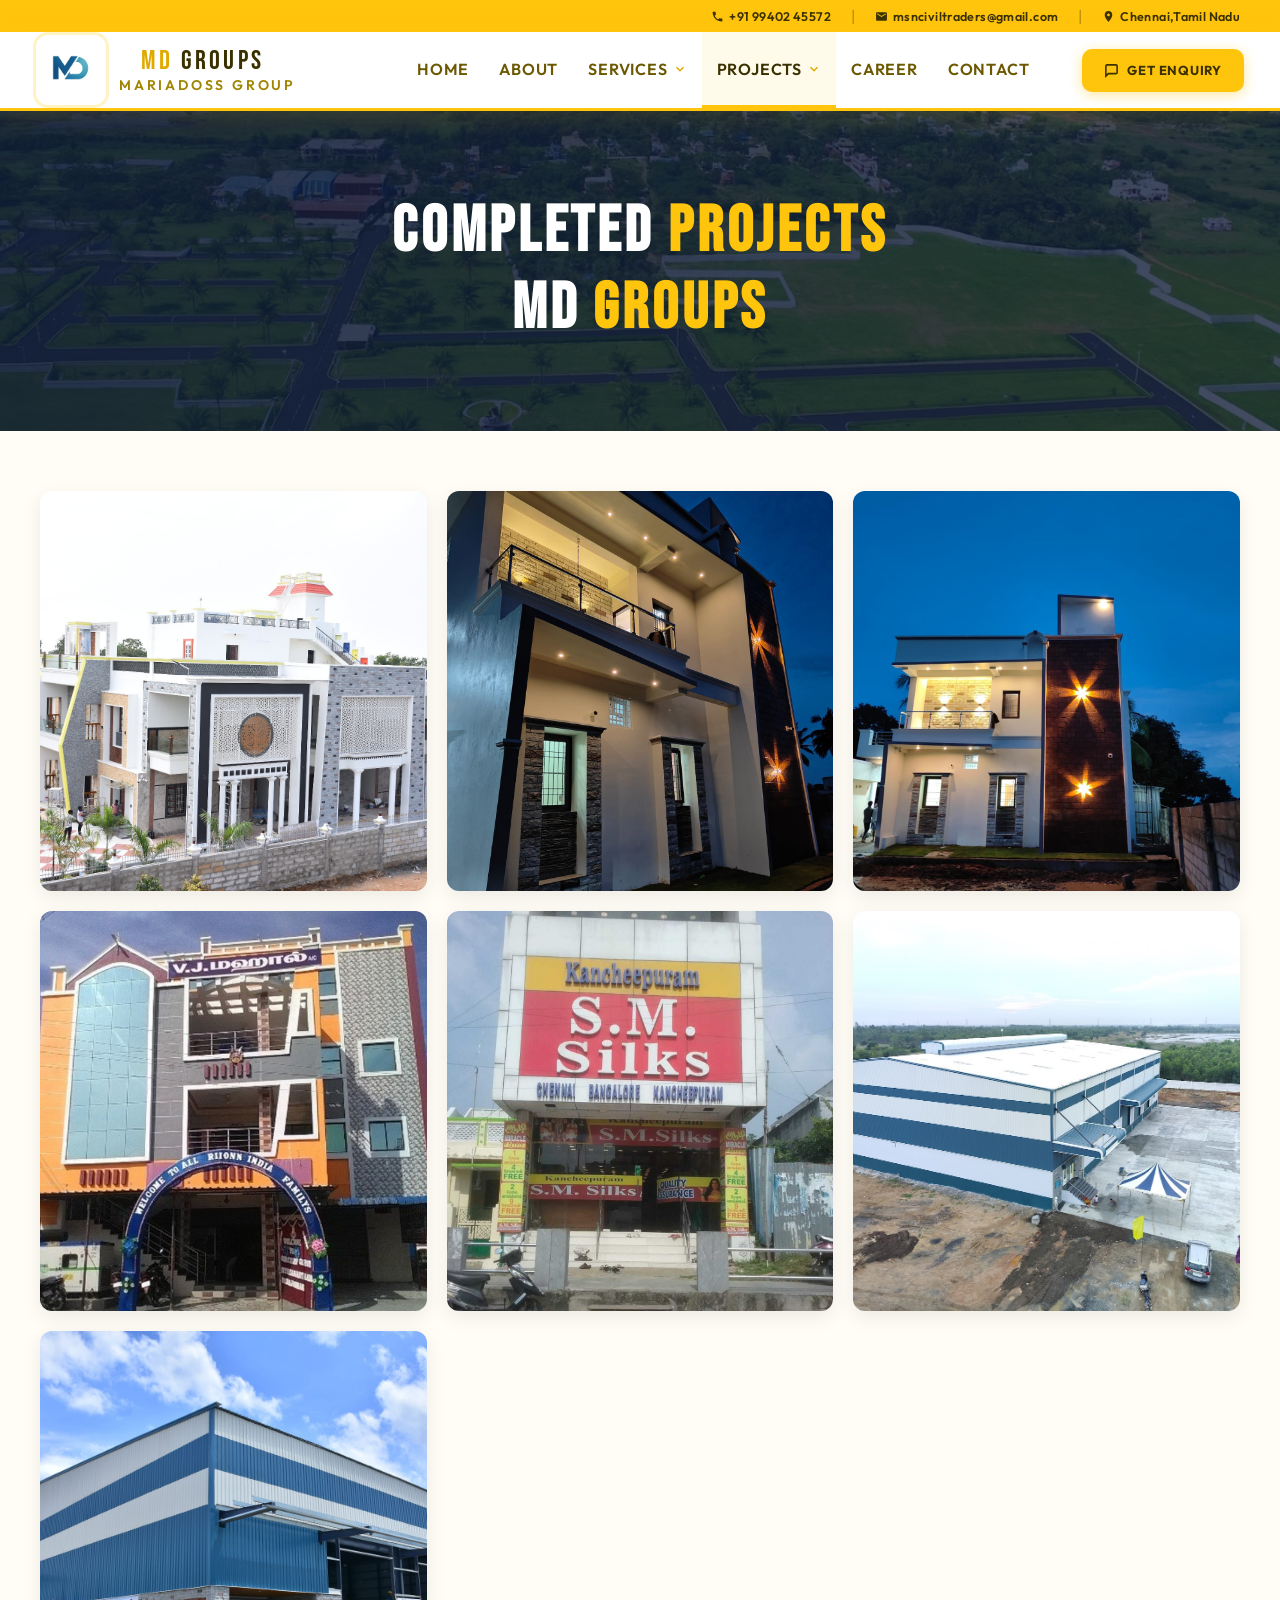
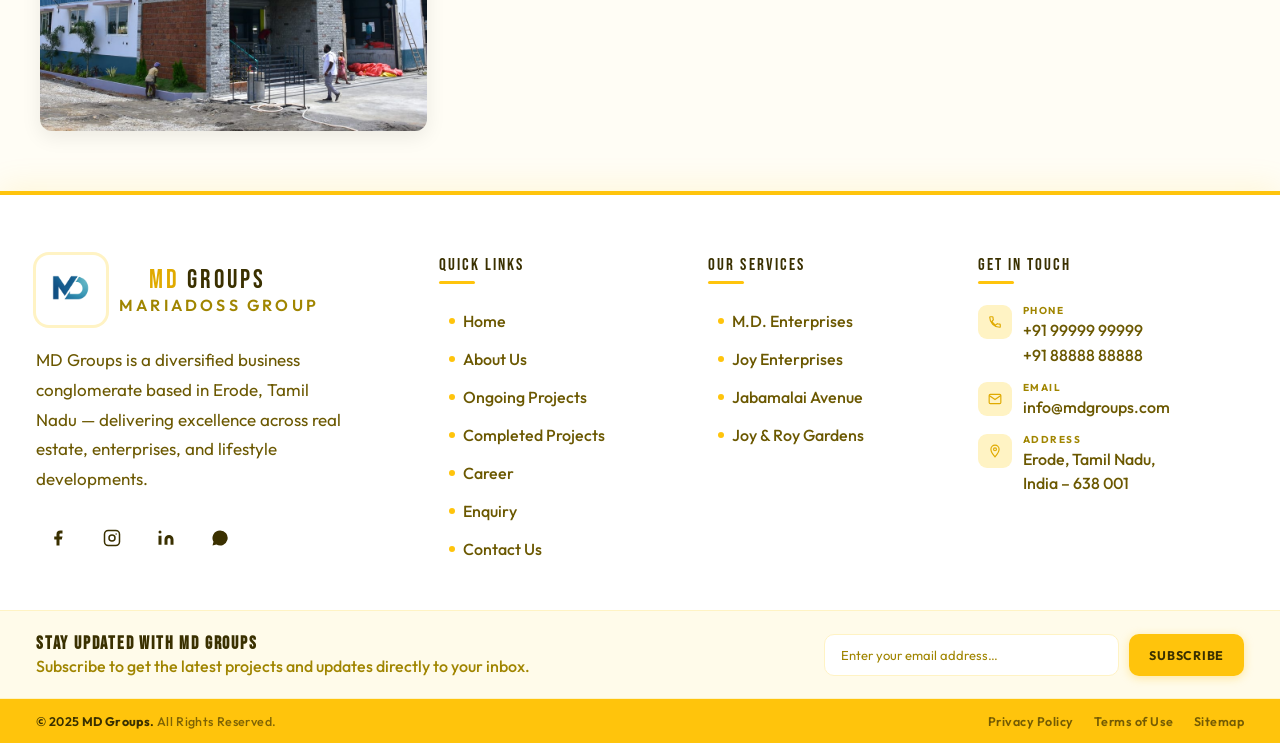
<file: completed.html>
<!DOCTYPE html>
<html lang="en">
<head>
  <meta charset="UTF-8" />
  <meta name="viewport" content="width=device-width, initial-scale=1.0" />
<!-- ══ PRIMARY SEO ══ -->
<title>MD Groups | M.D. Enterprises · Joy Enterprises · Jabamalai Avenue · Joy & Roy Gardens – Pannur, Tamil Nadu</title>
<meta name="description" content="MD Groups (Mariadoss Group) – 70+ years of legacy across industrial warehouses, construction, real estate plots & organic farming in Tamil Nadu. M.D. Enterprises, Joy Enterprises, Jabamalai Avenue real estate, Joy & Roy Gardens.">
<meta name="keywords" content="MD Groups, MD Groups Pannur, Mariadoss Group, M.D. Enterprises, MD Enterprises warehouse Sriperumbudur, Joy Enterprises construction, Jabamalai Avenue plots Pannur, Joy Roy Gardens farm, industrial warehouse Oragadam corridor, residential plots Pannur, organic farm Tamil Nadu, real estate Sriperumbudur Kanchipuram, MD Groups Chennai">
<meta name="author" content="MD Groups – Mariadoss Group">
<meta name="robots" content="index, follow">
<link rel="canonical" href="https://www.mdgroups.in/">

<!-- ══ OPEN GRAPH (Facebook / WhatsApp previews) ══ -->
<meta property="og:type" content="website">
<meta property="og:site_name" content="MD Groups">
<meta property="og:title" content="MD Groups | Mariadoss Group – Industrial · Real Estate · Agriculture · Construction">
<meta property="og:description" content="70+ years of excellence across M.D. Enterprises (warehouses), Joy Enterprises (construction), Jabamalai Avenue (plots), and Joy & Roy Gardens (organic farming) in Tamil Nadu.">
<meta property="og:url" content="https://www.mdgroups.in/">
<meta property="og:image" content="https://www.mdgroups.in/images/logo.png">
<meta property="og:locale" content="en_IN">

<!-- ══ TWITTER CARD ══ -->
<meta name="twitter:card" content="summary_large_image">
<meta name="twitter:title" content="MD Groups | Mariadoss Group – Industrial · Real Estate · Agriculture">
<meta name="twitter:description" content="70+ years of legacy in Tamil Nadu – M.D. Enterprises, Joy Enterprises, Jabamalai Avenue plots, Joy & Roy Gardens organic farm.">
<meta name="twitter:image" content="https://www.mdgroups.in/images/logo.png">

<!-- ══ GEO / LOCAL SEO ══ -->
<meta name="geo.region" content="IN-TN">
<meta name="geo.placename" content="Pannur, Sriperumbudur, Tamil Nadu, India">
<meta name="geo.position" content="12.9648;79.8588">
<meta name="ICBM" content="12.9648, 79.8588">

<!-- ══ STRUCTURED DATA – Organization ══ -->
<script type="application/ld+json">
{
  "@context": "https://schema.org",
  "@type": "Organization",
  "name": "MD Groups",
  "alternateName": ["Mariadoss Group", "M.D. Enterprises", "Joy Enterprises"],
  "url": "https://www.mdgroups.in",
  "logo": "https://www.mdgroups.in/images/logo.png",
  "description": "MD Groups is a diversified business conglomerate in Tamil Nadu with 70+ years of legacy across industrial infrastructure, construction, real estate, and organic farming.",
  "foundingDate": "1952",
  "founder": {
    "@type": "Person",
    "name": "M. S. Mariadoss"
  },
  "address": {
    "@type": "PostalAddress",
    "addressLocality": "Pannur",
    "addressRegion": "Tamil Nadu",
    "addressCountry": "IN"
  },
  "contactPoint": [
    {
      "@type": "ContactPoint",
      "telephone": "+91-99402-45572",
      "contactType": "customer service",
      "availableLanguage": ["English", "Tamil"]
    },
    {
      "@type": "ContactPoint",
      "email": "msnciviltraders@gmail.com",
      "contactType": "customer service"
    }
  ],
  "sameAs": [
    "https://www.instagram.com/jabamalai_avenue"
  ],
  "hasOfferCatalog": {
    "@type": "OfferCatalog",
    "name": "MD Groups Ventures",
    "itemListElement": [
      {
        "@type": "Offer",
        "itemOffered": {
          "@type": "Service",
          "name": "M.D. Enterprises – Industrial Warehouse Park",
          "description": "A-Grade warehouse and industrial spaces in Pannur, Sriperumbudur–Oragadam corridor."
        }
      },
      {
        "@type": "Offer",
        "itemOffered": {
          "@type": "Service",
          "name": "Joy Enterprises – Construction",
          "description": "Residential and commercial construction in Tamil Nadu."
        }
      },
      {
        "@type": "Offer",
        "itemOffered": {
          "@type": "Service",
          "name": "Jabamalai Avenue – Real Estate Plots",
          "description": "Premium residential plots in Pannur, Phase 1 & Phase 2."
        }
      },
      {
        "@type": "Offer",
        "itemOffered": {
          "@type": "Service",
          "name": "Joy & Roy Gardens – Organic Farming",
          "description": "Four generations of farming in Pannur and Moolapattu. Mangoes, sapotas, lemons, jackfruit."
        }
      }
    ]
  }
}
</script>

<!-- ══ STRUCTURED DATA – Local Business ══ -->
<script type="application/ld+json">
{
  "@context": "https://schema.org",
  "@type": "LocalBusiness",
  "name": "MD Groups",
  "image": "https://www.mdgroups.in/images/logo.png",
  "url": "https://www.mdgroups.in",
  "telephone": "+91-99402-45572",
  "email": "msnciviltraders@gmail.com",
  "address": {
    "@type": "PostalAddress",
    "streetAddress": "Pannur",
    "addressLocality": "Sriperumbudur",
    "addressRegion": "Tamil Nadu",
    "postalCode": "602105",
    "addressCountry": "IN"
  },
  "geo": {
    "@type": "GeoCoordinates",
    "latitude": 12.9648,
    "longitude": 79.8588
  },
  "openingHours": "Mo-Sa 09:00-18:00",
  "priceRange": "₹₹",
  "description": "MD Groups – 70+ years legacy in industrial warehouses, construction, real estate plots, and organic farming in Tamil Nadu."
}
</script>

<!-- ══ STRUCTURED DATA – WebSite ══ -->
<script type="application/ld+json">
{
  "@context": "https://schema.org",
  "@type": "WebSite",
  "name": "MD Groups",
  "url": "https://www.mdgroups.in",
  "potentialAction": {
    "@type": "SearchAction",
    "target": "https://www.mdgroups.in/?s={search_term_string}",
    "query-input": "required name=search_term_string"
  }
}
</script>
  <title>MD GROUPS </title>
  <link href="https://fonts.googleapis.com/css2?family=Bebas+Neue&family=Outfit:wght@300;400;500;600;700&display=swap" rel="stylesheet" />
  <link rel="stylesheet" href="css/style.css">
  <link rel="stylesheet" 
href="https://cdnjs.cloudflare.com/ajax/libs/font-awesome/6.5.0/css/all.min.css">
  <style>
    *, *::before, *::after { box-sizing: border-box; margin: 0; padding: 0; }

    :root {
      --gold:      #FFC40C;
      --gold-d:    #e0aa00;
      --gold-light:#FFF3C4;
      --gold-pale: #FFFBEA;
      --white:     #ffffff;
      --text:      #3a3000;
      --text-mid:  #6b5800;
      --text-light:#a08500;
      --radius:    10px;
      --trans:     0.26s cubic-bezier(.4,0,.2,1);
    }

    body { font-family: 'Outfit', sans-serif; background: #fff8e1; }

    /* ─── TOP STRIP ───────────────────────────────────── */
    .top-strip {
      background: var(--gold);
      padding: 6px 40px;
      display: flex;
      justify-content: flex-end;
      align-items: center;
      gap: 20px;
    }
    .top-strip a {
      color: var(--text);
      font-size: 12.5px;
      font-weight: 600;
      text-decoration: none;
      display: flex;
      align-items: center;
      gap: 5px;
      letter-spacing: .03em;
      transition: opacity var(--trans);
    }
    .top-strip a:hover { opacity: .65; }
    .top-strip .sep { color: var(--text); opacity: .35; }

    /* ─── HEADER ──────────────────────────────────────── */
    header {
      background: var(--white);
      position: sticky;
      top: 0;
      z-index: 1000;
      border-bottom: 3px solid var(--gold);
      box-shadow: 0 4px 24px rgba(255,196,12,.15);
    }

    .header-inner {
      max-width: 1320px;
      margin: 0 auto;
      padding: 0 36px;
      height: 76px;
      display: flex;
      align-items: center;
      gap: 20px;
    }

    /* ─── BRAND ───────────────────────────────────────── */
    .brand {
      display: flex;
      align-items: center;
      gap: 13px;
      text-decoration: none;
      flex-shrink: 0;
    }
    .logo-wrap {
      width: 70px;
      height: 70px;
      border-radius: 12px;
      /* background: var(--gold); */
      display: flex;
      align-items: center;
      justify-content: center;
      overflow: hidden;
      box-shadow: 0 0 0 3px var(--gold-light);
      transition: box-shadow var(--trans), transform var(--trans);
    }
    .brand:hover .logo-wrap {
      box-shadow: 0 0 0 5px rgba(255,196,12,.45);
      transform: scale(1.04);
    }
    .logo-wrap img { width: 100%; height: 100%; object-fit: contain; }
    .logo-wrap .monogram {
      font-family: 'Bebas Neue', sans-serif;
      font-size: 22px;
      color: var(--text);
      letter-spacing: .04em;
    }
    .brand-text { display: flex; flex-direction: column; line-height: 1; }
    .brand-name {
      font-family: 'Bebas Neue', sans-serif;
      font-size: 27px;
      letter-spacing: .12em;
      color: var(--text);
      margin-left: 22px;
    }
    .brand-name span { color: var(--gold-d); }
    .brand-tagline {
      font-size: 14px;
      font-weight: 600;
      letter-spacing: .2em;
      color: var(--text-light);
      text-transform: uppercase;
      margin-top: 3px;
    }

    /* ─── NAV ─────────────────────────────────────────── */
    nav {
      margin-left: auto;
      display: flex;
      align-items: center;
    }

    .nav-item { position: relative; }

    .nav-link {
      display: flex;
      align-items: center;
      gap: 5px;
      padding: 0 15px;
      height: 76px;
      font-size: 16px;
      font-weight: 600;
      color: var(--text-mid);
      text-decoration: none;
      letter-spacing: .05em;
      text-transform: uppercase;
      border-bottom: 3px solid transparent;
      transition: color var(--trans), border-color var(--trans), background var(--trans);
      white-space: nowrap;
      cursor: pointer;
      background: none;
      border-top: none;
      border-left: none;
      border-right: none;
      font-family: 'Outfit', sans-serif;
    }
    .nav-link:hover,
    .nav-item:hover > .nav-link {
      color: var(--text);
      background: var(--gold-pale);
      border-bottom-color: var(--gold);
    }
    .nav-link.active {
      color: var(--text);
      border-bottom-color: var(--gold);
      background: var(--gold-pale);
    }

    .chev {
      width: 14px; height: 14px;
      transition: transform var(--trans);
      color: var(--gold-d);
    }
    .nav-item:hover > .nav-link .chev { transform: rotate(180deg); }

    /* ─── DROPDOWN ────────────────────────────────────── */
    .dropdown {
      position: absolute;
      top: 100%;
      left: 50%;
      transform: translateX(-50%) translateY(10px);
      background: var(--white);
      border: 1.5px solid var(--gold-light);
      border-top: 3px solid var(--gold);
      border-radius: 0 0 var(--radius) var(--radius);
      min-width: 240px;
      padding: 8px 0 10px;
      opacity: 0;
      pointer-events: none;
      transition: opacity var(--trans), transform var(--trans);
      box-shadow: 0 16px 50px rgba(255,196,12,.18), 0 4px 12px rgba(0,0,0,.06);
      z-index: 999;
    }
    .nav-item:hover .dropdown {
      opacity: 1;
      pointer-events: all;
      transform: translateX(-50%) translateY(0);
    }

    .drop-label {
      font-size: 9.5px;
      font-weight: 700;
      letter-spacing: .2em;
      color: var(--gold-d);
      text-transform: uppercase;
      padding: 10px 18px 4px;
    }

    .drop-link {
      display: flex;
      align-items: center;
      gap: 10px;
      padding: 9px 18px;
      font-size: 17px;
      font-weight: 500;
      color: var(--text-mid);
      text-decoration: none;
      transition: background var(--trans), color var(--trans), padding-left var(--trans);
    }
    .drop-link:hover {
      background: var(--gold-pale);
      color: var(--text);
      padding-left: 24px;
    }
    .drop-icon {
      width: 28px; height: 28px;
      border-radius: 7px;
      background: var(--gold-light);
      display: flex;
      align-items: center;
      justify-content: center;
      flex-shrink: 0;
      transition: background var(--trans);
    }
    .drop-link:hover .drop-icon { background: var(--gold); }
    .drop-icon svg { width: 13px; height: 13px; color: var(--gold-d); }
    .drop-link:hover .drop-icon svg { color: var(--text); }
    .drop-divider { height: 1px; background: var(--gold-light); margin: 6px 0; }

    /* ─── ENQUIRY ─────────────────────────────────────── */
    .btn-enquiry {
      display: flex;
      align-items: center;
      gap: 8px;
      margin-left: 18px;
      padding: 0 22px;
      height: 43px;
      background: var(--gold);
      color: var(--text);
      font-family: 'Outfit', sans-serif;
      font-size: 13px;
      font-weight: 700;
      letter-spacing: .06em;
      text-transform: uppercase;
      text-decoration: none;
      border-radius: var(--radius);
      border: none;
      cursor: pointer;
      transition: background var(--trans), transform var(--trans), box-shadow var(--trans);
      box-shadow: 0 3px 14px rgba(255,196,12,.4);
      white-space: nowrap;
    }
    .btn-enquiry:hover {
      background: var(--gold-d);
      transform: translateY(-2px);
      box-shadow: 0 8px 24px rgba(255,196,12,.5);
    }

    /* ─── HAMBURGER ───────────────────────────────────── */
    .hamburger {
      display: none;
      flex-direction: column;
      justify-content: center;
      gap: 5px;
      width: 40px; height: 40px;
      background: var(--gold-pale);
      border: 1.5px solid var(--gold-light);
      border-radius: 9px;
      cursor: pointer;
      margin-left: auto;
      padding: 9px;
    }
    .hamburger span {
      display: block;
      height: 2px;
      background: var(--text);
      border-radius: 2px;
    }

    /* ─── MOBILE MENU ─────────────────────────────────── */
    .mobile-menu {
      display: none;
      flex-direction: column;
      background: var(--white);
      border-top: 2px solid var(--gold-light);
      padding: 10px 0 20px;
    }
    .mobile-menu.open { display: flex; }
    .mob-link {
      display: block;
      padding: 12px 28px;
      font-size: 13.5px;
      font-weight: 600;
      color: var(--text-mid);
      text-decoration: none;
      text-transform: uppercase;
      letter-spacing: .05em;
      transition: color var(--trans), background var(--trans);
    }
    .mob-link:hover { color: var(--text); background: var(--gold-pale); }
    .mob-section {
      font-size: 9px;
      font-weight: 700;
      letter-spacing: .22em;
      color: var(--gold-d);
      text-transform: uppercase;
      padding: 14px 28px 4px;
    }
    .mob-sub {
      display: block;
      padding: 9px 28px 9px 42px;
      font-size: 16px;
      font-weight: 500;
      color: var(--text-light);
      text-decoration: none;
      transition: color var(--trans), background var(--trans);
    }
    .mob-sub:hover { color: var(--text); background: var(--gold-pale); }
    .mob-divider { height: 1px; background: var(--gold-light); margin: 8px 0; }
    .mob-enquiry {
      margin: 14px 28px 0;
      padding: 13px;
      background: var(--gold);
      color: var(--text);
      text-align: center;
      font-weight: 700;
      font-size: 13px;
      letter-spacing: .07em;
      text-transform: uppercase;
      text-decoration: none;
      border-radius: var(--radius);
      display: block;
      box-shadow: 0 4px 14px rgba(255,196,12,.35);
    }

    @media (max-width: 920px) {
      nav, .btn-enquiry { display: none; }
      .hamburger { display: flex; }
      .top-strip { display: none; }
    }
  </style>
</head>
<body>

<!-- TOP STRIP -->
<div class="top-strip">
  <a href="tel:+919999999999">
    <svg width="13" height="13" viewBox="0 0 24 24" fill="currentColor"><path d="M6.6 10.8c1.4 2.8 3.8 5.1 6.6 6.6l2.2-2.2c.3-.3.7-.4 1-.2 1.1.4 2.3.6 3.6.6.6 0 1 .4 1 1V20c0 .6-.4 1-1 1-9.4 0-17-7.6-17-17 0-.6.4-1 1-1h3.5c.6 0 1 .4 1 1 0 1.3.2 2.5.6 3.6.1.3 0 .7-.2 1L6.6 10.8z"/></svg>
    +91 99402 45572
  </a>
  <span class="sep">|</span>
  <a href="mailto:info@mdgroups.com">
    <svg width="13" height="13" viewBox="0 0 24 24" fill="currentColor"><path d="M20 4H4c-1.1 0-2 .9-2 2v12c0 1.1.9 2 2 2h16c1.1 0 2-.9 2-2V6c0-1.1-.9-2-2-2zm0 4-8 5-8-5V6l8 5 8-5v2z"/></svg>
    msnciviltraders@gmail.com
  </a>
  <span class="sep">|</span>
  <a href="#">
    <svg width="13" height="13" viewBox="0 0 24 24" fill="currentColor"><path d="M12 2C8.1 2 5 5.1 5 9c0 5.3 7 13 7 13s7-7.8 7-13c0-3.9-3.1-7-7-7zm0 9.5c-1.4 0-2.5-1.1-2.5-2.5S10.6 6.5 12 6.5 14.5 7.6 14.5 9 13.4 11.5 12 11.5z"/></svg>
    Chennai,Tamil Nadu 
  </a>
</div>

<!-- MAIN HEADER -->
<header>
  <div class="header-inner">

    <a href="index.html" class="brand">
      <div class="logo-wrap">
        <img src="images/logo.png" alt="MD Groups Logo"
             onerror="this.style.display='none';this.nextElementSibling.style.display='block';" />
        <span class="monogram" style="display:none;">MD</span>
      </div>
      <div class="brand-text">
        <span class="brand-name"><span>MD</span> GROUPS</span>
        <span class="brand-tagline">Mariadoss Group</span>
      </div>
    </a>

    <nav>

      <div class="nav-item">
        <a href="index.html" class="nav-link ">Home</a>
      </div>

      <div class="nav-item">
        <a href="about.html" class="nav-link ">About</a>
      </div>

      <!-- SERVICES -->
      <div class="nav-item">
        <a href="#" class="nav-link">
          Services
          <svg class="chev" viewBox="0 0 24 24" fill="none" stroke="currentColor" stroke-width="2.5"><path d="m6 9 6 6 6-6"/></svg>
        </a>
        <div class="dropdown">
          <div class="drop-label">Our Services</div>
          <a href="md-enterprises.html" class="drop-link">
  <div class="drop-icon">
    <svg viewBox="0 0 24 24" fill="none" stroke="currentColor" stroke-width="2">
      <path d="M3 21h18M9 21V7l6-4v18"/>
      <path d="M13 11h2M13 15h2M9 11h2"/>
    </svg>
  </div>
   M.D. Enterprises
</a>

<a href="joy-enterprises.html" class="drop-link">
  <div class="drop-icon">
    <svg viewBox="0 0 24 24" fill="none" stroke="currentColor" stroke-width="2">
      <path d="M3 9l9-7 9 7v11a2 2 0 0 1-2 2H5a2 2 0 0 1-2-2z"/>
      <polyline points="9 22 9 12 15 12 15 22"/>
    </svg>
  </div>
  Joy Enterprises
</a>

<a href="real-estate.html" class="drop-link">
  <div class="drop-icon">
    <svg viewBox="0 0 24 24" fill="none" stroke="currentColor" stroke-width="2">
      <path d="M6 2 3 6v14a2 2 0 0 0 2 2h14a2 2 0 0 0 2-2V6l-3-4z"/>
      <line x1="3" y1="6" x2="21" y2="6"/>
    </svg>
  </div>
  Real Estate Projects - Jabamalai Avenue
</a>

<div class="drop-divider"></div>

<a href="joy-roy-gardens.html" class="drop-link">
  <div class="drop-icon">
    <svg viewBox="0 0 24 24" fill="none" stroke="currentColor" stroke-width="2">
      <rect x="1" y="3" width="15" height="13"/>
      <path d="m16 8 5 0 3 4v4h-8V8z"/>
      <circle cx="5.5" cy="18.5" r="2.5"/>
      <circle cx="18.5" cy="18.5" r="2.5"/>
    </svg>
  </div>
  Joy & Roy Gardens
</a>
        </div>
      </div>

      <!-- PROJECTS -->
      <div class="nav-item">
        <a href="#" class="nav-link active">
          Projects
          <svg class="chev" viewBox="0 0 24 24" fill="none" stroke="currentColor" stroke-width="2.5"><path d="m6 9 6 6 6-6"/></svg>
        </a>
        <div class="dropdown">
          <div class="drop-label">Our Portfolio</div>
          <a href="ongoing.html" class="drop-link">
            <div class="drop-icon"><svg viewBox="0 0 24 24" fill="none" stroke="currentColor" stroke-width="2"><polyline points="23 4 23 10 17 10"/><path d="M20.49 15a9 9 0 1 1-.02-7.14"/></svg></div>
            Ongoing Projects
          </a>
          <a href="completed.html" class="drop-link">
            <div class="drop-icon"><svg viewBox="0 0 24 24" fill="none" stroke="currentColor" stroke-width="2"><path d="M22 11.08V12a10 10 0 1 1-5.93-9.14"/><polyline points="22 4 12 14.01 9 11.01"/></svg></div>
            Completed Projects
          </a>
        </div>
      </div>

      <div class="nav-item">
        <a href="career.html" class="nav-link">Career</a>
      </div>

      <div class="nav-item">
        <a href="contact.html" class="nav-link">Contact</a>
      </div>

    </nav>

    <a href="enquiry.html" class="btn-enquiry">
      <svg width="15" height="15" viewBox="0 0 24 24" fill="none" stroke="currentColor" stroke-width="2.5"><path d="M21 15a2 2 0 0 1-2 2H7l-4 4V5a2 2 0 0 1 2-2h14a2 2 0 0 1 2 2z"/></svg>
      Get Enquiry
    </a>

    <button class="hamburger" onclick="toggleMenu()" aria-label="Menu">
      <span></span><span></span><span></span>
    </button>

  </div>

  <!-- MOBILE MENU -->
  <div class="mobile-menu" id="mobileMenu">
    <a href="index.html" class="mob-link">Home</a>
    <a href="about.html" class="mob-link">About</a>
    <div class="mob-divider"></div>
    <div class="mob-section">Services</div>
    <a href="services/md-enterprises.html" class="mob-sub">› M.D. Enterprises</a>
    <a href="services/joy-enterprises.html" class="mob-sub">› Joy Enterprises</a>
    <a href="services/real-estate.html" class="mob-sub">› Real Estate Projects - Jabamalai Avenue</a>
    <a href="services/joy-roy-gardens.html" class="mob-sub">›   Joy & Roy Gardens</a>

    <div class="mob-divider"></div>
    <div class="mob-section">Projects</div>
    <a href="projects/ongoing.html" class="mob-sub">› Ongoing Projects</a>
    <a href="projects/completed.html" class="mob-sub">› Completed Projects</a>
    <div class="mob-divider"></div>
    <a href="career.html" class="mob-link">Career</a>
    <a href="contact.html" class="mob-link">Contact</a>
    <a href="enquiry.html" class="mob-enquiry">Get an Enquiry →</a>
  </div>
</header>


<section class="quote-banner">
    <div class="quote-banner-bg">
      <img src="images/about-banner.jpg" alt="MD Groups Construction" onerror="this.style.display='none'" />
      <div class="quote-banner-overlay"></div>
    </div>
    <div class="quote-banner-content reveal">
      <h2 class="quote-banner-text">
        Completed  <span>Projects</span><br>
        MD <span>Groups</span>
      </h2>
    </div>
  </section>

<section class="image-gallery">
  <div class="gallery-container">
    
    <div class="gallery-item">
      <img src="images/completed1.jpg" alt="Project Image 1">
    </div>

    <div class="gallery-item">
      <img src="images/completed2.jpg" alt="Project Image 2">
    </div>

    <div class="gallery-item">
      <img src="images/completed3.jpg" alt="Project Image 3">
    </div>

    <div class="gallery-item">
      <img src="images/completed4.jpg" alt="Project Image 4">
    </div>

    <div class="gallery-item">
      <img src="images/completed5.jpg" alt="Project Image 5">
    </div>

    <div class="gallery-item">
      <img src="images/completed6.jpg" alt="Project Image 6">
    </div>

    <div class="gallery-item">
      <img src="images/completed7.jpg" alt="Project Image 7">
    </div>

    <!-- <div class="gallery-item">
      <img src="images/img8.jpg" alt="Project Image 8">
    </div>

    <div class="gallery-item">
      <img src="images/img9.jpg" alt="Project Image 9">
    </div> -->

  </div>
</section>





<!-- ══════════════════════════════════════════
     FOOTER
══════════════════════════════════════════ -->
<footer>
 
  <!-- MAIN BODY -->
  <div class="footer-body">
 
    <!-- COL 1 – BRAND -->
    <div class="footer-brand">
      <a href="index.html" class="brand-row">
        <div class="f-logo-wrap">
          <img src="images/logo.png" alt="MD Groups Logo"
               onerror="this.style.display='none';this.nextElementSibling.style.display='block';" />
          <span class="monogram" style="display:none;">MD</span>
        </div>
        <div class="f-brand-text">
          <span class="f-brand-name"><span>MD</span> GROUPS</span>
          <span class="f-brand-tagline">MARIADOSS GROUP</span>
        </div>
      </a>
      <p class="footer-desc">
        MD Groups is a diversified business conglomerate based in Erode, Tamil Nadu — delivering excellence across real estate, enterprises, and lifestyle developments.
      </p>
      <div class="social-row">
        <!-- Facebook -->
        <a href="#" class="social-btn" aria-label="Facebook">
          <svg viewBox="0 0 24 24" fill="currentColor"><path d="M18 2h-3a5 5 0 0 0-5 5v3H7v4h3v8h4v-8h3l1-4h-4V7a1 1 0 0 1 1-1h3z"/></svg>
        </a>
        <!-- Instagram -->
        <a href="#" class="social-btn" aria-label="Instagram">
          <svg viewBox="0 0 24 24" fill="none" stroke="currentColor" stroke-width="2"><rect x="2" y="2" width="20" height="20" rx="5"/><circle cx="12" cy="12" r="4"/><circle cx="17.5" cy="6.5" r="1" fill="currentColor" stroke="none"/></svg>
        </a>
        <!-- LinkedIn -->
        <a href="#" class="social-btn" aria-label="LinkedIn">
          <svg viewBox="0 0 24 24" fill="currentColor"><path d="M16 8a6 6 0 0 1 6 6v7h-4v-7a2 2 0 0 0-2-2 2 2 0 0 0-2 2v7h-4v-7a6 6 0 0 1 6-6z"/><rect x="2" y="9" width="4" height="12"/><circle cx="4" cy="4" r="2"/></svg>
        </a>
        <!-- WhatsApp -->
        <a href="#" class="social-btn" aria-label="WhatsApp">
          <svg viewBox="0 0 24 24" fill="currentColor"><path d="M17.47 14.38c-.28-.14-1.65-.81-1.9-.9s-.44-.14-.63.14-.72.9-.88 1.09-.32.2-.6.07a7.53 7.53 0 0 1-2.22-1.37 8.33 8.33 0 0 1-1.54-1.91c-.16-.28 0-.43.12-.57s.28-.32.42-.49a1.9 1.9 0 0 0 .28-.46.51.51 0 0 0 0-.49c-.07-.14-.63-1.52-.86-2.08s-.46-.47-.63-.48h-.54a1 1 0 0 0-.74.35 3.12 3.12 0 0 0-.97 2.31 5.41 5.41 0 0 0 1.13 2.87 12.39 12.39 0 0 0 4.74 4.19 5.53 5.53 0 0 0 3.15.66 2.85 2.85 0 0 0 1.88-1.33 2.33 2.33 0 0 0 .16-1.33c-.07-.11-.25-.18-.53-.32zM12 2a10 10 0 0 0-8.67 15L2 22l5.2-1.36A10 10 0 1 0 12 2z"/></svg>
        </a>
      </div>
    </div>
 
    <!-- COL 2 – QUICK LINKS -->
    <div class="footer-col">
      <div class="col-title">Quick Links</div>
      <div class="col-underline"></div>
      <ul class="footer-links">
        <li><a href="index.html"><span class="fl-dot"></span>Home</a></li>
        <li><a href="about.html"><span class="fl-dot"></span>About Us</a></li>
        <li><a href="projects/ongoing.html"><span class="fl-dot"></span>Ongoing Projects</a></li>
        <li><a href="projects/completed.html"><span class="fl-dot"></span>Completed Projects</a></li>
        <li><a href="career.html"><span class="fl-dot"></span>Career</a></li>
        <li><a href="enquiry.html"><span class="fl-dot"></span>Enquiry</a></li>
        <li><a href="contact.html"><span class="fl-dot"></span>Contact Us</a></li>
      </ul>
    </div>
 
    <!-- COL 3 – OUR SERVICES -->
    <div class="footer-col">
      <div class="col-title">Our Services</div>
      <div class="col-underline"></div>
      <ul class="footer-links">
        <li>
          <a href="#">
            <span class="fl-dot"></span>M.D. Enterprises
          </a>
        </li>
        <li>
          <a href="#">
            <span class="fl-dot"></span>Joy Enterprises
          </a>
        </li>
        <li>
          <a href="#">
            <span class="fl-dot"></span>Jabamalai Avenue
          </a>
        </li>
        <li>
          <a href="#">
            <span class="fl-dot"></span>Joy &amp; Roy Gardens
          </a>
        </li>
      </ul>
    </div>
 
    <!-- COL 4 – CONTACT -->
    <div class="footer-col">
      <div class="col-title">Get In Touch</div>
      <div class="col-underline"></div>
      <div class="contact-list">
        <div class="contact-item">
          <div class="contact-icon">
            <svg viewBox="0 0 24 24" fill="none" stroke="currentColor" stroke-width="2"><path d="M6.6 10.8c1.4 2.8 3.8 5.1 6.6 6.6l2.2-2.2c.3-.3.7-.4 1-.2 1.1.4 2.3.6 3.6.6.6 0 1 .4 1 1V20c0 .6-.4 1-1 1-9.4 0-17-7.6-17-17 0-.6.4-1 1-1h3.5c.6 0 1 .4 1 1 0 1.3.2 2.5.6 3.6.1.3 0 .7-.2 1L6.6 10.8z"/></svg>
          </div>
          <div class="contact-info">
            <span class="contact-label">Phone</span>
            <a href="tel:+919999999999" class="contact-value">+91 99999 99999</a>
            <a href="tel:+918888888888" class="contact-value">+91 88888 88888</a>
          </div>
        </div>
        <div class="contact-item">
          <div class="contact-icon">
            <svg viewBox="0 0 24 24" fill="none" stroke="currentColor" stroke-width="2"><path d="M4 4h16c1.1 0 2 .9 2 2v12c0 1.1-.9 2-2 2H4c-1.1 0-2-.9-2-2V6c0-1.1.9-2 2-2z"/><polyline points="22,6 12,13 2,6"/></svg>
          </div>
          <div class="contact-info">
            <span class="contact-label">Email</span>
            <a href="mailto:info@mdgroups.com" class="contact-value">info@mdgroups.com</a>
          </div>
        </div>
        <div class="contact-item">
          <div class="contact-icon">
            <svg viewBox="0 0 24 24" fill="none" stroke="currentColor" stroke-width="2"><path d="M12 2C8.1 2 5 5.1 5 9c0 5.3 7 13 7 13s7-7.8 7-13c0-3.9-3.1-7-7-7z"/><circle cx="12" cy="9" r="2.5"/></svg>
          </div>
          <div class="contact-info">
            <span class="contact-label">Address</span>
            <span class="contact-value">Erode, Tamil Nadu,<br>India – 638 001</span>
          </div>
        </div>
      </div>
    </div>
 
  </div>
 
  <!-- NEWSLETTER STRIP -->
  <div class="newsletter-strip">
    <div class="newsletter-inner">
      <div class="newsletter-text">
        <h4>Stay Updated with MD Groups</h4>
        <p>Subscribe to get the latest projects and updates directly to your inbox.</p>
      </div>
      <div class="newsletter-form">
        <input type="email" class="newsletter-input" placeholder="Enter your email address…" />
        <button class="newsletter-btn">Subscribe</button>
      </div>
    </div>
  </div>
 
  <!-- BOTTOM BAR -->
  <div class="footer-bottom">
    <div class="footer-bottom-inner">
      <div class="footer-copy">
        © 2025 <strong>MD Groups</strong>. <span>All Rights Reserved.</span>
      </div>
      <div class="footer-bottom-links">
        <a href="privacy.html">Privacy Policy</a>
        <a href="terms.html">Terms of Use</a>
        <a href="sitemap.html">Sitemap</a>
      </div>
    </div>
  </div>
 
</footer>





<script>
  function toggleMenu() {
    document.getElementById('mobileMenu').classList.toggle('open');
  }
  window.addEventListener('resize', () => {
    if (window.innerWidth > 920)
      document.getElementById('mobileMenu').classList.remove('open');
  });

  /* ── Scroll reveal ── */
  const revealEls = document.querySelectorAll('.reveal, .reveal-left, .reveal-right');
  const revealObserver = new IntersectionObserver((entries) => {
    entries.forEach(entry => {
      if (entry.isIntersecting) {
        entry.target.classList.add('visible');
        revealObserver.unobserve(entry.target);
      }
    });
  }, { threshold: 0.12 });
  revealEls.forEach(el => revealObserver.observe(el));

  /* ── FAB back to top (guarded) ── */
  const fabTop = document.getElementById('fabTop');
  if (fabTop) {
    window.addEventListener('scroll', () => {
      fabTop.classList.toggle('show', window.scrollY > 400);
    });
  }
</script>
<script src="js/script.js"></script>

</body>
</html>
</file>
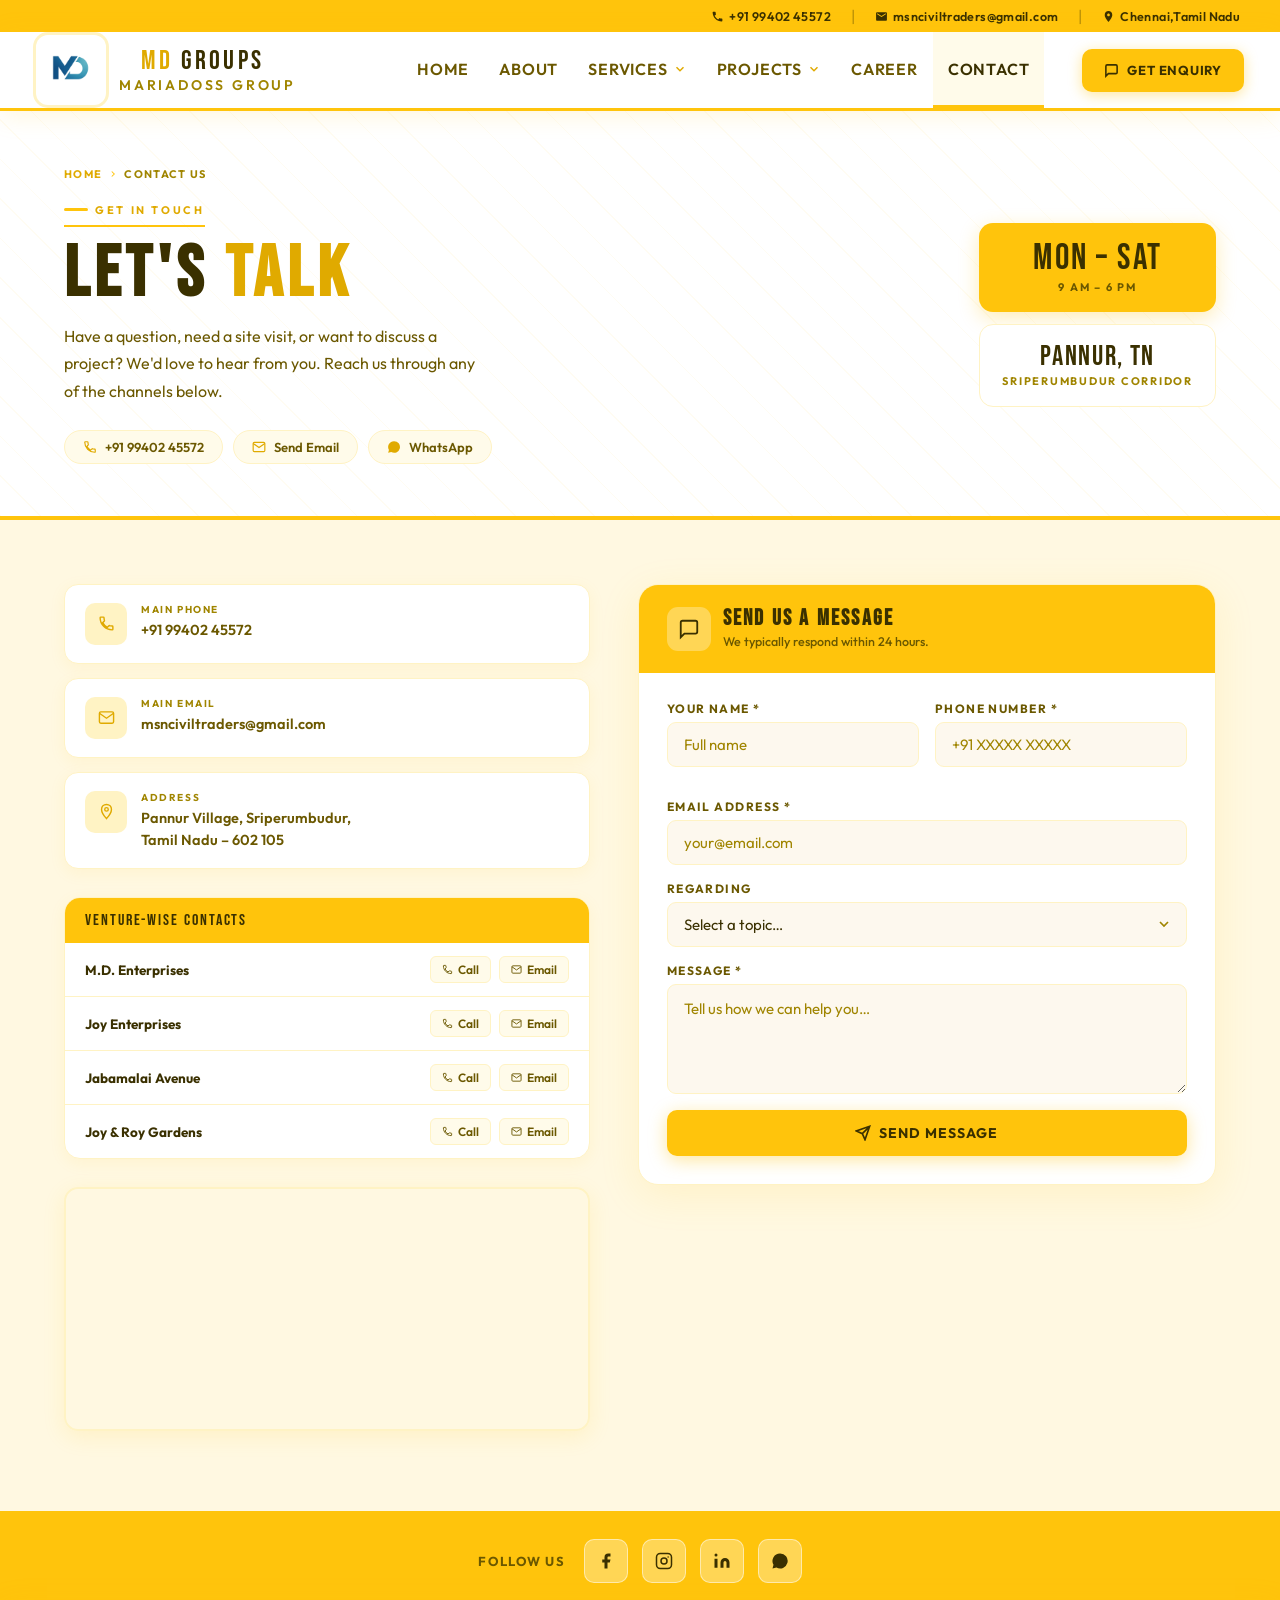
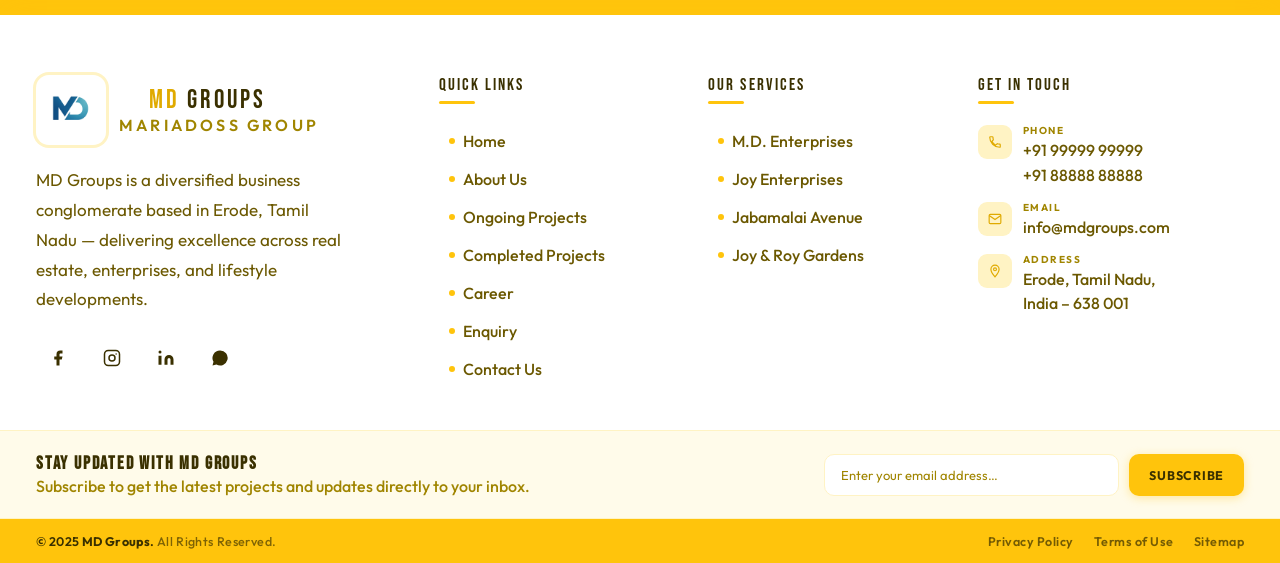
<file: contact.html>
<!DOCTYPE html>
<html lang="en">
<head>
  <meta charset="UTF-8" />
  <meta name="viewport" content="width=device-width, initial-scale=1.0" />
  <!-- ══ PRIMARY SEO ══ -->
<title>MD Groups | M.D. Enterprises · Joy Enterprises · Jabamalai Avenue · Joy & Roy Gardens – Pannur, Tamil Nadu</title>
<meta name="description" content="MD Groups (Mariadoss Group) – 70+ years of legacy across industrial warehouses, construction, real estate plots & organic farming in Tamil Nadu. M.D. Enterprises, Joy Enterprises, Jabamalai Avenue real estate, Joy & Roy Gardens.">
<meta name="keywords" content="MD Groups, MD Groups Pannur, Mariadoss Group, M.D. Enterprises, MD Enterprises warehouse Sriperumbudur, Joy Enterprises construction, Jabamalai Avenue plots Pannur, Joy Roy Gardens farm, industrial warehouse Oragadam corridor, residential plots Pannur, organic farm Tamil Nadu, real estate Sriperumbudur Kanchipuram, MD Groups Chennai">
<meta name="author" content="MD Groups – Mariadoss Group">
<meta name="robots" content="index, follow">
<link rel="canonical" href="https://www.mdgroups.in/">

<!-- ══ OPEN GRAPH (Facebook / WhatsApp previews) ══ -->
<meta property="og:type" content="website">
<meta property="og:site_name" content="MD Groups">
<meta property="og:title" content="MD Groups | Mariadoss Group – Industrial · Real Estate · Agriculture · Construction">
<meta property="og:description" content="70+ years of excellence across M.D. Enterprises (warehouses), Joy Enterprises (construction), Jabamalai Avenue (plots), and Joy & Roy Gardens (organic farming) in Tamil Nadu.">
<meta property="og:url" content="https://www.mdgroups.in/">
<meta property="og:image" content="https://www.mdgroups.in/images/logo.png">
<meta property="og:locale" content="en_IN">

<!-- ══ TWITTER CARD ══ -->
<meta name="twitter:card" content="summary_large_image">
<meta name="twitter:title" content="MD Groups | Mariadoss Group – Industrial · Real Estate · Agriculture">
<meta name="twitter:description" content="70+ years of legacy in Tamil Nadu – M.D. Enterprises, Joy Enterprises, Jabamalai Avenue plots, Joy & Roy Gardens organic farm.">
<meta name="twitter:image" content="https://www.mdgroups.in/images/logo.png">

<!-- ══ GEO / LOCAL SEO ══ -->
<meta name="geo.region" content="IN-TN">
<meta name="geo.placename" content="Pannur, Sriperumbudur, Tamil Nadu, India">
<meta name="geo.position" content="12.9648;79.8588">
<meta name="ICBM" content="12.9648, 79.8588">

<!-- ══ STRUCTURED DATA – Organization ══ -->
<script type="application/ld+json">
{
  "@context": "https://schema.org",
  "@type": "Organization",
  "name": "MD Groups",
  "alternateName": ["Mariadoss Group", "M.D. Enterprises", "Joy Enterprises"],
  "url": "https://www.mdgroups.in",
  "logo": "https://www.mdgroups.in/images/logo.png",
  "description": "MD Groups is a diversified business conglomerate in Tamil Nadu with 70+ years of legacy across industrial infrastructure, construction, real estate, and organic farming.",
  "foundingDate": "1952",
  "founder": {
    "@type": "Person",
    "name": "M. S. Mariadoss"
  },
  "address": {
    "@type": "PostalAddress",
    "addressLocality": "Pannur",
    "addressRegion": "Tamil Nadu",
    "addressCountry": "IN"
  },
  "contactPoint": [
    {
      "@type": "ContactPoint",
      "telephone": "+91-99402-45572",
      "contactType": "customer service",
      "availableLanguage": ["English", "Tamil"]
    },
    {
      "@type": "ContactPoint",
      "email": "msnciviltraders@gmail.com",
      "contactType": "customer service"
    }
  ],
  "sameAs": [
    "https://www.instagram.com/jabamalai_avenue"
  ],
  "hasOfferCatalog": {
    "@type": "OfferCatalog",
    "name": "MD Groups Ventures",
    "itemListElement": [
      {
        "@type": "Offer",
        "itemOffered": {
          "@type": "Service",
          "name": "M.D. Enterprises – Industrial Warehouse Park",
          "description": "A-Grade warehouse and industrial spaces in Pannur, Sriperumbudur–Oragadam corridor."
        }
      },
      {
        "@type": "Offer",
        "itemOffered": {
          "@type": "Service",
          "name": "Joy Enterprises – Construction",
          "description": "Residential and commercial construction in Tamil Nadu."
        }
      },
      {
        "@type": "Offer",
        "itemOffered": {
          "@type": "Service",
          "name": "Jabamalai Avenue – Real Estate Plots",
          "description": "Premium residential plots in Pannur, Phase 1 & Phase 2."
        }
      },
      {
        "@type": "Offer",
        "itemOffered": {
          "@type": "Service",
          "name": "Joy & Roy Gardens – Organic Farming",
          "description": "Four generations of farming in Pannur and Moolapattu. Mangoes, sapotas, lemons, jackfruit."
        }
      }
    ]
  }
}
</script>

<!-- ══ STRUCTURED DATA – Local Business ══ -->
<script type="application/ld+json">
{
  "@context": "https://schema.org",
  "@type": "LocalBusiness",
  "name": "MD Groups",
  "image": "https://www.mdgroups.in/images/logo.png",
  "url": "https://www.mdgroups.in",
  "telephone": "+91-99402-45572",
  "email": "msnciviltraders@gmail.com",
  "address": {
    "@type": "PostalAddress",
    "streetAddress": "Pannur",
    "addressLocality": "Sriperumbudur",
    "addressRegion": "Tamil Nadu",
    "postalCode": "602105",
    "addressCountry": "IN"
  },
  "geo": {
    "@type": "GeoCoordinates",
    "latitude": 12.9648,
    "longitude": 79.8588
  },
  "openingHours": "Mo-Sa 09:00-18:00",
  "priceRange": "₹₹",
  "description": "MD Groups – 70+ years legacy in industrial warehouses, construction, real estate plots, and organic farming in Tamil Nadu."
}
</script>

<!-- ══ STRUCTURED DATA – WebSite ══ -->
<script type="application/ld+json">
{
  "@context": "https://schema.org",
  "@type": "WebSite",
  "name": "MD Groups",
  "url": "https://www.mdgroups.in",
  "potentialAction": {
    "@type": "SearchAction",
    "target": "https://www.mdgroups.in/?s={search_term_string}",
    "query-input": "required name=search_term_string"
  }
}
</script>
  <title>MD GROUPS </title>
  <link href="https://fonts.googleapis.com/css2?family=Bebas+Neue&family=Outfit:wght@300;400;500;600;700&display=swap" rel="stylesheet" />
  <link rel="stylesheet" href="css/style.css">
  <link rel="stylesheet" 
href="https://cdnjs.cloudflare.com/ajax/libs/font-awesome/6.5.0/css/all.min.css">
  <style>
    *, *::before, *::after { box-sizing: border-box; margin: 0; padding: 0; }

    :root {
      --gold:      #FFC40C;
      --gold-d:    #e0aa00;
      --gold-light:#FFF3C4;
      --gold-pale: #FFFBEA;
      --white:     #ffffff;
      --text:      #3a3000;
      --text-mid:  #6b5800;
      --text-light:#a08500;
      --radius:    10px;
      --trans:     0.26s cubic-bezier(.4,0,.2,1);
    }

    body { font-family: 'Outfit', sans-serif; background: #fff8e1; }

    /* ─── TOP STRIP ───────────────────────────────────── */
    .top-strip {
      background: var(--gold);
      padding: 6px 40px;
      display: flex;
      justify-content: flex-end;
      align-items: center;
      gap: 20px;
    }
    .top-strip a {
      color: var(--text);
      font-size: 12.5px;
      font-weight: 600;
      text-decoration: none;
      display: flex;
      align-items: center;
      gap: 5px;
      letter-spacing: .03em;
      transition: opacity var(--trans);
    }
    .top-strip a:hover { opacity: .65; }
    .top-strip .sep { color: var(--text); opacity: .35; }

    /* ─── HEADER ──────────────────────────────────────── */
    header {
      background: var(--white);
      position: sticky;
      top: 0;
      z-index: 1000;
      border-bottom: 3px solid var(--gold);
      box-shadow: 0 4px 24px rgba(255,196,12,.15);
    }

    .header-inner {
      max-width: 1320px;
      margin: 0 auto;
      padding: 0 36px;
      height: 76px;
      display: flex;
      align-items: center;
      gap: 20px;
    }

    /* ─── BRAND ───────────────────────────────────────── */
    .brand {
      display: flex;
      align-items: center;
      gap: 13px;
      text-decoration: none;
      flex-shrink: 0;
    }
    .logo-wrap {
      width: 70px;
      height: 70px;
      border-radius: 12px;
      /* background: var(--gold); */
      display: flex;
      align-items: center;
      justify-content: center;
      overflow: hidden;
      box-shadow: 0 0 0 3px var(--gold-light);
      transition: box-shadow var(--trans), transform var(--trans);
    }
    .brand:hover .logo-wrap {
      box-shadow: 0 0 0 5px rgba(255,196,12,.45);
      transform: scale(1.04);
    }
    .logo-wrap img { width: 100%; height: 100%; object-fit: contain; }
    .logo-wrap .monogram {
      font-family: 'Bebas Neue', sans-serif;
      font-size: 22px;
      color: var(--text);
      letter-spacing: .04em;
    }
    .brand-text { display: flex; flex-direction: column; line-height: 1; }
    .brand-name {
      font-family: 'Bebas Neue', sans-serif;
      font-size: 27px;
      letter-spacing: .12em;
      color: var(--text);
      margin-left: 22px;
    }
    .brand-name span { color: var(--gold-d); }
    .brand-tagline {
      font-size: 14px;
      font-weight: 600;
      letter-spacing: .2em;
      color: var(--text-light);
      text-transform: uppercase;
      margin-top: 3px;
    }

    /* ─── NAV ─────────────────────────────────────────── */
    nav {
      margin-left: auto;
      display: flex;
      align-items: center;
    }

    .nav-item { position: relative; }

    .nav-link {
      display: flex;
      align-items: center;
      gap: 5px;
      padding: 0 15px;
      height: 76px;
      font-size: 16px;
      font-weight: 600;
      color: var(--text-mid);
      text-decoration: none;
      letter-spacing: .05em;
      text-transform: uppercase;
      border-bottom: 3px solid transparent;
      transition: color var(--trans), border-color var(--trans), background var(--trans);
      white-space: nowrap;
      cursor: pointer;
      background: none;
      border-top: none;
      border-left: none;
      border-right: none;
      font-family: 'Outfit', sans-serif;
    }
    .nav-link:hover,
    .nav-item:hover > .nav-link {
      color: var(--text);
      background: var(--gold-pale);
      border-bottom-color: var(--gold);
    }
    .nav-link.active {
      color: var(--text);
      border-bottom-color: var(--gold);
      background: var(--gold-pale);
    }

    .chev {
      width: 14px; height: 14px;
      transition: transform var(--trans);
      color: var(--gold-d);
    }
    .nav-item:hover > .nav-link .chev { transform: rotate(180deg); }

    /* ─── DROPDOWN ────────────────────────────────────── */
    .dropdown {
      position: absolute;
      top: 100%;
      left: 50%;
      transform: translateX(-50%) translateY(10px);
      background: var(--white);
      border: 1.5px solid var(--gold-light);
      border-top: 3px solid var(--gold);
      border-radius: 0 0 var(--radius) var(--radius);
      min-width: 240px;
      padding: 8px 0 10px;
      opacity: 0;
      pointer-events: none;
      transition: opacity var(--trans), transform var(--trans);
      box-shadow: 0 16px 50px rgba(255,196,12,.18), 0 4px 12px rgba(0,0,0,.06);
      z-index: 999;
    }
    .nav-item:hover .dropdown {
      opacity: 1;
      pointer-events: all;
      transform: translateX(-50%) translateY(0);
    }

    .drop-label {
      font-size: 9.5px;
      font-weight: 700;
      letter-spacing: .2em;
      color: var(--gold-d);
      text-transform: uppercase;
      padding: 10px 18px 4px;
    }

    .drop-link {
      display: flex;
      align-items: center;
      gap: 10px;
      padding: 9px 18px;
      font-size: 17px;
      font-weight: 500;
      color: var(--text-mid);
      text-decoration: none;
      transition: background var(--trans), color var(--trans), padding-left var(--trans);
    }
    .drop-link:hover {
      background: var(--gold-pale);
      color: var(--text);
      padding-left: 24px;
    }
    .drop-icon {
      width: 28px; height: 28px;
      border-radius: 7px;
      background: var(--gold-light);
      display: flex;
      align-items: center;
      justify-content: center;
      flex-shrink: 0;
      transition: background var(--trans);
    }
    .drop-link:hover .drop-icon { background: var(--gold); }
    .drop-icon svg { width: 13px; height: 13px; color: var(--gold-d); }
    .drop-link:hover .drop-icon svg { color: var(--text); }
    .drop-divider { height: 1px; background: var(--gold-light); margin: 6px 0; }

    /* ─── ENQUIRY ─────────────────────────────────────── */
    .btn-enquiry {
      display: flex;
      align-items: center;
      gap: 8px;
      margin-left: 18px;
      padding: 0 22px;
      height: 43px;
      background: var(--gold);
      color: var(--text);
      font-family: 'Outfit', sans-serif;
      font-size: 13px;
      font-weight: 700;
      letter-spacing: .06em;
      text-transform: uppercase;
      text-decoration: none;
      border-radius: var(--radius);
      border: none;
      cursor: pointer;
      transition: background var(--trans), transform var(--trans), box-shadow var(--trans);
      box-shadow: 0 3px 14px rgba(255,196,12,.4);
      white-space: nowrap;
    }
    .btn-enquiry:hover {
      background: var(--gold-d);
      transform: translateY(-2px);
      box-shadow: 0 8px 24px rgba(255,196,12,.5);
    }

    /* ─── HAMBURGER ───────────────────────────────────── */
    .hamburger {
      display: none;
      flex-direction: column;
      justify-content: center;
      gap: 5px;
      width: 40px; height: 40px;
      background: var(--gold-pale);
      border: 1.5px solid var(--gold-light);
      border-radius: 9px;
      cursor: pointer;
      margin-left: auto;
      padding: 9px;
    }
    .hamburger span {
      display: block;
      height: 2px;
      background: var(--text);
      border-radius: 2px;
    }

    /* ─── MOBILE MENU ─────────────────────────────────── */
    .mobile-menu {
      display: none;
      flex-direction: column;
      background: var(--white);
      border-top: 2px solid var(--gold-light);
      padding: 10px 0 20px;
    }
    .mobile-menu.open { display: flex; }
    .mob-link {
      display: block;
      padding: 12px 28px;
      font-size: 13.5px;
      font-weight: 600;
      color: var(--text-mid);
      text-decoration: none;
      text-transform: uppercase;
      letter-spacing: .05em;
      transition: color var(--trans), background var(--trans);
    }
    .mob-link:hover { color: var(--text); background: var(--gold-pale); }
    .mob-section {
      font-size: 9px;
      font-weight: 700;
      letter-spacing: .22em;
      color: var(--gold-d);
      text-transform: uppercase;
      padding: 14px 28px 4px;
    }
    .mob-sub {
      display: block;
      padding: 9px 28px 9px 42px;
      font-size: 16px;
      font-weight: 500;
      color: var(--text-light);
      text-decoration: none;
      transition: color var(--trans), background var(--trans);
    }
    .mob-sub:hover { color: var(--text); background: var(--gold-pale); }
    .mob-divider { height: 1px; background: var(--gold-light); margin: 8px 0; }
    .mob-enquiry {
      margin: 14px 28px 0;
      padding: 13px;
      background: var(--gold);
      color: var(--text);
      text-align: center;
      font-weight: 700;
      font-size: 13px;
      letter-spacing: .07em;
      text-transform: uppercase;
      text-decoration: none;
      border-radius: var(--radius);
      display: block;
      box-shadow: 0 4px 14px rgba(255,196,12,.35);
    }

    @media (max-width: 920px) {
      nav, .btn-enquiry { display: none; }
      .hamburger { display: flex; }
      .top-strip { display: none; }
    }
  </style>
</head>
<body>

<!-- TOP STRIP -->
<div class="top-strip">
  <a href="tel:+919999999999">
    <svg width="13" height="13" viewBox="0 0 24 24" fill="currentColor"><path d="M6.6 10.8c1.4 2.8 3.8 5.1 6.6 6.6l2.2-2.2c.3-.3.7-.4 1-.2 1.1.4 2.3.6 3.6.6.6 0 1 .4 1 1V20c0 .6-.4 1-1 1-9.4 0-17-7.6-17-17 0-.6.4-1 1-1h3.5c.6 0 1 .4 1 1 0 1.3.2 2.5.6 3.6.1.3 0 .7-.2 1L6.6 10.8z"/></svg>
    +91 99402 45572
  </a>
  <span class="sep">|</span>
  <a href="mailto:info@mdgroups.com">
    <svg width="13" height="13" viewBox="0 0 24 24" fill="currentColor"><path d="M20 4H4c-1.1 0-2 .9-2 2v12c0 1.1.9 2 2 2h16c1.1 0 2-.9 2-2V6c0-1.1-.9-2-2-2zm0 4-8 5-8-5V6l8 5 8-5v2z"/></svg>
    msnciviltraders@gmail.com
  </a>
  <span class="sep">|</span>
  <a href="#">
    <svg width="13" height="13" viewBox="0 0 24 24" fill="currentColor"><path d="M12 2C8.1 2 5 5.1 5 9c0 5.3 7 13 7 13s7-7.8 7-13c0-3.9-3.1-7-7-7zm0 9.5c-1.4 0-2.5-1.1-2.5-2.5S10.6 6.5 12 6.5 14.5 7.6 14.5 9 13.4 11.5 12 11.5z"/></svg>
    Chennai,Tamil Nadu 
  </a>
</div>

<!-- MAIN HEADER -->
<header>
  <div class="header-inner">

    <a href="index.html" class="brand">
      <div class="logo-wrap">
        <img src="images/logo.png" alt="MD Groups Logo"
             onerror="this.style.display='none';this.nextElementSibling.style.display='block';" />
        <span class="monogram" style="display:none;">MD</span>
      </div>
      <div class="brand-text">
        <span class="brand-name"><span>MD</span> GROUPS</span>
        <span class="brand-tagline">Mariadoss Group</span>
      </div>
    </a>

    <nav>

      <div class="nav-item">
        <a href="index.html" class="nav-link ">Home</a>
      </div>

      <div class="nav-item">
        <a href="about.html" class="nav-link ">About</a>
      </div>

      <!-- SERVICES -->
      <div class="nav-item">
        <a href="#" class="nav-link">
          Services
          <svg class="chev" viewBox="0 0 24 24" fill="none" stroke="currentColor" stroke-width="2.5"><path d="m6 9 6 6 6-6"/></svg>
        </a>
        <div class="dropdown">
          <div class="drop-label">Our Services</div>
          <a href="md-enterprises.html" class="drop-link">
  <div class="drop-icon">
    <svg viewBox="0 0 24 24" fill="none" stroke="currentColor" stroke-width="2">
      <path d="M3 21h18M9 21V7l6-4v18"/>
      <path d="M13 11h2M13 15h2M9 11h2"/>
    </svg>
  </div>
   M.D. Enterprises
</a>

<a href="joy-enterprises.html" class="drop-link">
  <div class="drop-icon">
    <svg viewBox="0 0 24 24" fill="none" stroke="currentColor" stroke-width="2">
      <path d="M3 9l9-7 9 7v11a2 2 0 0 1-2 2H5a2 2 0 0 1-2-2z"/>
      <polyline points="9 22 9 12 15 12 15 22"/>
    </svg>
  </div>
  Joy Enterprises
</a>

<a href="real-estate.html" class="drop-link">
  <div class="drop-icon">
    <svg viewBox="0 0 24 24" fill="none" stroke="currentColor" stroke-width="2">
      <path d="M6 2 3 6v14a2 2 0 0 0 2 2h14a2 2 0 0 0 2-2V6l-3-4z"/>
      <line x1="3" y1="6" x2="21" y2="6"/>
    </svg>
  </div>
  Real Estate Projects - Jabamalai Avenue
</a>

<div class="drop-divider"></div>

<a href="joy-roy-gardens.html" class="drop-link">
  <div class="drop-icon">
    <svg viewBox="0 0 24 24" fill="none" stroke="currentColor" stroke-width="2">
      <rect x="1" y="3" width="15" height="13"/>
      <path d="m16 8 5 0 3 4v4h-8V8z"/>
      <circle cx="5.5" cy="18.5" r="2.5"/>
      <circle cx="18.5" cy="18.5" r="2.5"/>
    </svg>
  </div>
  Joy & Roy Gardens
</a>
        </div>
      </div>

      <!-- PROJECTS -->
      <div class="nav-item">
        <a href="#" class="nav-link">
          Projects
          <svg class="chev" viewBox="0 0 24 24" fill="none" stroke="currentColor" stroke-width="2.5"><path d="m6 9 6 6 6-6"/></svg>
        </a>
        <div class="dropdown">
          <div class="drop-label">Our Portfolio</div>
          <a href="ongoing.html" class="drop-link">
            <div class="drop-icon"><svg viewBox="0 0 24 24" fill="none" stroke="currentColor" stroke-width="2"><polyline points="23 4 23 10 17 10"/><path d="M20.49 15a9 9 0 1 1-.02-7.14"/></svg></div>
            Ongoing Projects
          </a>
          <a href="completed.html" class="drop-link">
            <div class="drop-icon"><svg viewBox="0 0 24 24" fill="none" stroke="currentColor" stroke-width="2"><path d="M22 11.08V12a10 10 0 1 1-5.93-9.14"/><polyline points="22 4 12 14.01 9 11.01"/></svg></div>
            Completed Projects
          </a>
        </div>
      </div>

      <div class="nav-item">
        <a href="career.html" class="nav-link">Career</a>
      </div>

      <div class="nav-item">
        <a href="contact.html" class="nav-link active">Contact</a>
      </div>

    </nav>

    <a href="enquiry.html" class="btn-enquiry">
      <svg width="15" height="15" viewBox="0 0 24 24" fill="none" stroke="currentColor" stroke-width="2.5"><path d="M21 15a2 2 0 0 1-2 2H7l-4 4V5a2 2 0 0 1 2-2h14a2 2 0 0 1 2 2z"/></svg>
      Get Enquiry
    </a>

    <button class="hamburger" onclick="toggleMenu()" aria-label="Menu">
      <span></span><span></span><span></span>
    </button>

  </div>

  <!-- MOBILE MENU -->
  <div class="mobile-menu" id="mobileMenu">
    <a href="index.html" class="mob-link">Home</a>
    <a href="about.html" class="mob-link">About</a>
    <div class="mob-divider"></div>
    <div class="mob-section">Services</div>
    <a href="services/md-enterprises.html" class="mob-sub">› M.D. Enterprises</a>
    <a href="services/joy-enterprises.html" class="mob-sub">› Joy Enterprises</a>
    <a href="services/real-estate.html" class="mob-sub">› Real Estate Projects - Jabamalai Avenue</a>
    <a href="services/joy-roy-gardens.html" class="mob-sub">›   Joy & Roy Gardens</a>

    <div class="mob-divider"></div>
    <div class="mob-section">Projects</div>
    <a href="projects/ongoing.html" class="mob-sub">› Ongoing Projects</a>
    <a href="projects/completed.html" class="mob-sub">› Completed Projects</a>
    <div class="mob-divider"></div>
    <a href="career.html" class="mob-link">Career</a>
    <a href="contact.html" class="mob-link">Contact</a>
    <a href="enquiry.html" class="mob-enquiry">Get an Enquiry →</a>
  </div>
</header>




<!-- ══════════════
     HERO
══════════════ -->
<section class="contact-hero">
  <div class="container">
    
    <div class="hero-inner">
 
      <div class="reveal-left">
        <div class="breadcrumb">
          <a href="index.html">Home</a>
          <svg viewBox="0 0 24 24" fill="none" stroke="currentColor" stroke-width="2.5"><path d="m9 18 6-6-6-6"/></svg>
          Contact Us
        </div>
        <div class="hero-tag">Get In Touch</div>
        <h1>Let's <span>Talk</span></h1>
        <p>Have a question, need a site visit, or want to discuss a project? We'd love to hear from you. Reach us through any of the channels below.</p>
        <div class="hero-pills">
          <a href="tel:+919940245572" class="hero-pill">
            <svg viewBox="0 0 24 24" fill="none" stroke="currentColor" stroke-width="2"><path d="M6.6 10.8c1.4 2.8 3.8 5.1 6.6 6.6l2.2-2.2c.3-.3.7-.4 1-.2 1.1.4 2.3.6 3.6.6.6 0 1 .4 1 1V20c0 .6-.4 1-1 1-9.4 0-17-7.6-17-17 0-.6.4-1 1-1h3.5c.6 0 1 .4 1 1 0 1.3.2 2.5.6 3.6.1.3 0 .7-.2 1L6.6 10.8z"/></svg>
            +91 99402 45572
          </a>
          <a href="mailto:msnciviltraders@gmail.com" class="hero-pill">
            <svg viewBox="0 0 24 24" fill="none" stroke="currentColor" stroke-width="2"><path d="M4 4h16c1.1 0 2 .9 2 2v12c0 1.1-.9 2-2 2H4c-1.1 0-2-.9-2-2V6c0-1.1.9-2 2-2z"/><polyline points="22,6 12,13 2,6"/></svg>
            Send Email
          </a>
          <a href="https://wa.me/919940245572" target="_blank" class="hero-pill">
            <svg viewBox="0 0 24 24" fill="currentColor" style="width:14px;height:14px;color:var(--gold-d)"><path d="M17.47 14.38c-.28-.14-1.65-.81-1.9-.9s-.44-.14-.63.14-.72.9-.88 1.09-.32.2-.6.07a7.53 7.53 0 0 1-2.22-1.37 8.33 8.33 0 0 1-1.54-1.91c-.16-.28 0-.43.12-.57s.28-.32.42-.49a1.9 1.9 0 0 0 .28-.46.51.51 0 0 0 0-.49c-.07-.14-.63-1.52-.86-2.08s-.46-.47-.63-.48h-.54a1 1 0 0 0-.74.35 3.12 3.12 0 0 0-.97 2.31 5.41 5.41 0 0 0 1.13 2.87 12.39 12.39 0 0 0 4.74 4.19 5.53 5.53 0 0 0 3.15.66 2.85 2.85 0 0 0 1.88-1.33 2.33 2.33 0 0 0 .16-1.33c-.07-.11-.25-.18-.53-.32zM12 2a10 10 0 0 0-8.67 15L2 22l5.2-1.36A10 10 0 1 0 12 2z"/></svg>
            WhatsApp
          </a>
        </div>
      </div>
 
      <!-- Quick stat chips -->
      <div class="reveal-right" style="display:flex;flex-direction:column;gap:12px;min-width:200px;">
        <div style="background:var(--gold);border-radius:14px;padding:18px 22px;text-align:center;box-shadow:0 6px 20px rgba(255,196,12,.3);">
          <div style="font-family:'Bebas Neue',sans-serif;font-size:36px;letter-spacing:.06em;color:var(--text);line-height:1;">Mon – Sat</div>
          <div style="font-size:11px;font-weight:700;letter-spacing:.16em;text-transform:uppercase;color:var(--text-mid);margin-top:3px;">9 AM – 6 PM</div>
        </div>
        <div style="background:var(--white);border:1.5px solid var(--gold-light);border-radius:14px;padding:18px 22px;text-align:center;">
          <div style="font-family:'Bebas Neue',sans-serif;font-size:28px;letter-spacing:.06em;color:var(--text);line-height:1;">Pannur, TN</div>
          <div style="font-size:11px;font-weight:700;letter-spacing:.16em;text-transform:uppercase;color:var(--text-light);margin-top:3px;">Sriperumbudur Corridor</div>
        </div>
      </div>
 
    </div>
  </div>
</section>
 
 
<!-- ══════════════
     MAIN CONTENT
══════════════ -->
<section class="contact-main">
  <div class="container">
    <div class="contact-grid">
 
      <!-- LEFT COL -->
      <div class="info-col">
 
        <!-- Contact cards -->
        <div class="info-cards reveal-left">
 
          <div class="info-card">
            <div class="ic-icon">
              <svg viewBox="0 0 24 24" fill="none" stroke="currentColor" stroke-width="2"><path d="M6.6 10.8c1.4 2.8 3.8 5.1 6.6 6.6l2.2-2.2c.3-.3.7-.4 1-.2 1.1.4 2.3.6 3.6.6.6 0 1 .4 1 1V20c0 .6-.4 1-1 1-9.4 0-17-7.6-17-17 0-.6.4-1 1-1h3.5c.6 0 1 .4 1 1 0 1.3.2 2.5.6 3.6.1.3 0 .7-.2 1L6.6 10.8z"/></svg>
            </div>
            <div>
              <div class="ic-label">Main Phone</div>
              <div class="ic-val"><a href="tel:+919940245572">+91 99402 45572</a></div>
            </div>
          </div>
 
          <div class="info-card">
            <div class="ic-icon">
              <svg viewBox="0 0 24 24" fill="none" stroke="currentColor" stroke-width="2"><path d="M4 4h16c1.1 0 2 .9 2 2v12c0 1.1-.9 2-2 2H4c-1.1 0-2-.9-2-2V6c0-1.1.9-2 2-2z"/><polyline points="22,6 12,13 2,6"/></svg>
            </div>
            <div>
              <div class="ic-label">Main Email</div>
              <div class="ic-val"><a href="mailto:msnciviltraders@gmail.com">msnciviltraders@gmail.com</a></div>
            </div>
          </div>
 
          <div class="info-card">
            <div class="ic-icon">
              <svg viewBox="0 0 24 24" fill="none" stroke="currentColor" stroke-width="2"><path d="M12 2C8.1 2 5 5.1 5 9c0 5.3 7 13 7 13s7-7.8 7-13c0-3.9-3.1-7-7-7z"/><circle cx="12" cy="9" r="2.5"/></svg>
            </div>
            <div>
              <div class="ic-label">Address</div>
              <div class="ic-val">Pannur Village, Sriperumbudur,<br>Tamil Nadu – 602 105</div>
            </div>
          </div>
 
        </div>
 
        <!-- Venture-wise contacts -->
        <div class="venture-contacts reveal-left" style="transition-delay:.12s;">
          <div class="vc-header">Venture-Wise Contacts</div>
          <div class="vc-row">
            <div class="vc-name">M.D. Enterprises</div>
            <div class="vc-links">
              <a href="tel:+919940245572" class="vc-link">
                <svg viewBox="0 0 24 24" fill="none" stroke="currentColor" stroke-width="2"><path d="M6.6 10.8c1.4 2.8 3.8 5.1 6.6 6.6l2.2-2.2c.3-.3.7-.4 1-.2 1.1.4 2.3.6 3.6.6.6 0 1 .4 1 1V20c0 .6-.4 1-1 1-9.4 0-17-7.6-17-17 0-.6.4-1 1-1h3.5c.6 0 1 .4 1 1 0 1.3.2 2.5.6 3.6.1.3 0 .7-.2 1L6.6 10.8z"/></svg>
                Call
              </a>
              <a href="mailto:enterprisesmd21@gmail.com" class="vc-link">
                <svg viewBox="0 0 24 24" fill="none" stroke="currentColor" stroke-width="2"><path d="M4 4h16c1.1 0 2 .9 2 2v12c0 1.1-.9 2-2 2H4c-1.1 0-2-.9-2-2V6c0-1.1.9-2 2-2z"/><polyline points="22,6 12,13 2,6"/></svg>
                Email
              </a>
            </div>
          </div>
          <div class="vc-row">
            <div class="vc-name">Joy Enterprises</div>
            <div class="vc-links">
              <a href="tel:+919940245572" class="vc-link">
                <svg viewBox="0 0 24 24" fill="none" stroke="currentColor" stroke-width="2"><path d="M6.6 10.8c1.4 2.8 3.8 5.1 6.6 6.6l2.2-2.2c.3-.3.7-.4 1-.2 1.1.4 2.3.6 3.6.6.6 0 1 .4 1 1V20c0 .6-.4 1-1 1-9.4 0-17-7.6-17-17 0-.6.4-1 1-1h3.5c.6 0 1 .4 1 1 0 1.3.2 2.5.6 3.6.1.3 0 .7-.2 1L6.6 10.8z"/></svg>
                Call
              </a>
              <a href="mailto:msnciviltraders@gmail.com" class="vc-link">
                <svg viewBox="0 0 24 24" fill="none" stroke="currentColor" stroke-width="2"><path d="M4 4h16c1.1 0 2 .9 2 2v12c0 1.1-.9 2-2 2H4c-1.1 0-2-.9-2-2V6c0-1.1.9-2 2-2z"/><polyline points="22,6 12,13 2,6"/></svg>
                Email
              </a>
            </div>
          </div>
          <div class="vc-row">
            <div class="vc-name">Jabamalai Avenue</div>
            <div class="vc-links">
              <a href="tel:+919962229779" class="vc-link">
                <svg viewBox="0 0 24 24" fill="none" stroke="currentColor" stroke-width="2"><path d="M6.6 10.8c1.4 2.8 3.8 5.1 6.6 6.6l2.2-2.2c.3-.3.7-.4 1-.2 1.1.4 2.3.6 3.6.6.6 0 1 .4 1 1V20c0 .6-.4 1-1 1-9.4 0-17-7.6-17-17 0-.6.4-1 1-1h3.5c.6 0 1 .4 1 1 0 1.3.2 2.5.6 3.6.1.3 0 .7-.2 1L6.6 10.8z"/></svg>
                Call
              </a>
              <a href="mailto:mdjabamalai@gmail.com" class="vc-link">
                <svg viewBox="0 0 24 24" fill="none" stroke="currentColor" stroke-width="2"><path d="M4 4h16c1.1 0 2 .9 2 2v12c0 1.1-.9 2-2 2H4c-1.1 0-2-.9-2-2V6c0-1.1.9-2 2-2z"/><polyline points="22,6 12,13 2,6"/></svg>
                Email
              </a>
            </div>
          </div>
          <div class="vc-row">
            <div class="vc-name">Joy &amp; Roy Gardens</div>
            <div class="vc-links">
              <a href="tel:+919940245572" class="vc-link">
                <svg viewBox="0 0 24 24" fill="none" stroke="currentColor" stroke-width="2"><path d="M6.6 10.8c1.4 2.8 3.8 5.1 6.6 6.6l2.2-2.2c.3-.3.7-.4 1-.2 1.1.4 2.3.6 3.6.6.6 0 1 .4 1 1V20c0 .6-.4 1-1 1-9.4 0-17-7.6-17-17 0-.6.4-1 1-1h3.5c.6 0 1 .4 1 1 0 1.3.2 2.5.6 3.6.1.3 0 .7-.2 1L6.6 10.8z"/></svg>
                Call
              </a>
              <a href="mailto:msnciviltraders@gmail.com" class="vc-link">
                <svg viewBox="0 0 24 24" fill="none" stroke="currentColor" stroke-width="2"><path d="M4 4h16c1.1 0 2 .9 2 2v12c0 1.1-.9 2-2 2H4c-1.1 0-2-.9-2-2V6c0-1.1.9-2 2-2z"/><polyline points="22,6 12,13 2,6"/></svg>
                Email
              </a>
            </div>
          </div>
        </div>
 
        <!-- Map -->
        <div class="map-wrap reveal-left" style="transition-delay:.22s;">
          <iframe
            src="https://www.google.com/maps/embed?pb=!1m18!1m12!1m3!1d158.04!2d79.8540175!3d12.9532934!2m3!1f0!2f0!3f0!3m2!1i1024!2i768!4f13.1!3m3!1m2!1s0x3a52eda583dc73db%3A0xd665bb2373bbc0d5!2sSEBASTIAN%20CONSTRUCTIONS!5e0!3m2!1sen!2sin!4v1680000000000"
            allowfullscreen="" loading="lazy" referrerpolicy="no-referrer-when-downgrade"
            title="MD Groups Location">
          </iframe>
        </div>
 
      </div><!-- /info-col -->
 
      <!-- RIGHT COL — Form -->
      <div class="form-col reveal-right">
        <div class="form-box">
          <div class="form-hdr">
            <div class="form-hdr-icon">
              <svg viewBox="0 0 24 24" fill="none" stroke="currentColor" stroke-width="2"><path d="M21 15a2 2 0 0 1-2 2H7l-4 4V5a2 2 0 0 1 2-2h14a2 2 0 0 1 2 2z"/></svg>
            </div>
            <div>
              <h3>Send Us a Message</h3>
              <p>We typically respond within 24 hours.</p>
            </div>
          </div>
 
          <div class="form-body" id="formBody">
            <div class="form-row">
              <div class="form-group">
                <label class="form-label">Your Name *</label>
                <input type="text" class="form-input" id="cName" placeholder="Full name" />
              </div>
              <div class="form-group">
                <label class="form-label">Phone Number *</label>
                <input type="tel" class="form-input" id="cPhone" placeholder="+91 XXXXX XXXXX" />
              </div>
            </div>
            <div class="form-row full">
              <div class="form-group">
                <label class="form-label">Email Address *</label>
                <input type="email" class="form-input" id="cEmail" placeholder="your@email.com" />
              </div>
            </div>
            <div class="form-row full">
              <div class="form-group">
                <label class="form-label">Regarding</label>
                <select class="form-select" id="cSubject">
                  <option value="" disabled selected>Select a topic…</option>
                  <option>M.D. Enterprises – Industrial Space</option>
                  <option>Joy Enterprises – Construction</option>
                  <option>Jabamalai Avenue – Real Estate</option>
                  <option>Joy &amp; Roy Gardens – Farm Produce</option>
                  <option>General Enquiry</option>
                  <option>Career / Jobs</option>
                </select>
              </div>
            </div>
            <div class="form-row full">
              <div class="form-group">
                <label class="form-label">Message *</label>
                <textarea class="form-textarea" id="cMessage" placeholder="Tell us how we can help you…"></textarea>
              </div>
            </div>
            <button class="btn-submit" onclick="sendContact()">
              <svg viewBox="0 0 24 24" fill="none" stroke="currentColor" stroke-width="2.5"><path d="M22 2 11 13M22 2l-7 20-4-9-9-4 20-7z"/></svg>
              Send Message
            </button>
          </div>
 
          <div class="form-success" id="formSuccess">
            <div class="success-icon">
              <svg viewBox="0 0 24 24" fill="none" stroke="currentColor" stroke-width="2"><path d="M22 11.08V12a10 10 0 1 1-5.93-9.14"/><polyline points="22 4 12 14.01 9 11.01"/></svg>
            </div>
            <h3>Message Sent!</h3>
            <p>Thank you for reaching out to MD Groups.<br>We'll get back to you within <strong>24 hours</strong>.</p>
          </div>
 
        </div>
      </div><!-- /form-col -->
 
    </div>
  </div>
</section>
 
 
<!-- ══════════════
     SOCIAL ROW
══════════════ -->
<div class="social-section">
  <div class="container">
    <div class="social-inner">
      <span class="social-label">Follow Us</span>
      <a href="#" class="social-btn" aria-label="Facebook">
        <svg viewBox="0 0 24 24" fill="currentColor"><path d="M18 2h-3a5 5 0 0 0-5 5v3H7v4h3v8h4v-8h3l1-4h-4V7a1 1 0 0 1 1-1h3z"/></svg>
      </a>
      <a href="https://www.instagram.com/jabamalai_avenue" target="_blank" class="social-btn" aria-label="Instagram">
        <svg viewBox="0 0 24 24" fill="none" stroke="currentColor" stroke-width="2"><rect x="2" y="2" width="20" height="20" rx="5"/><circle cx="12" cy="12" r="4"/><circle cx="17.5" cy="6.5" r="1" fill="currentColor" stroke="none"/></svg>
      </a>
      <a href="#" class="social-btn" aria-label="LinkedIn">
        <svg viewBox="0 0 24 24" fill="currentColor"><path d="M16 8a6 6 0 0 1 6 6v7h-4v-7a2 2 0 0 0-4 0v7h-4v-7a6 6 0 0 1 6-6z"/><rect x="2" y="9" width="4" height="12"/><circle cx="4" cy="4" r="2"/></svg>
      </a>
      <a href="https://wa.me/919940245572" target="_blank" class="social-btn" aria-label="WhatsApp">
        <svg viewBox="0 0 24 24" fill="currentColor"><path d="M17.47 14.38c-.28-.14-1.65-.81-1.9-.9s-.44-.14-.63.14-.72.9-.88 1.09-.32.2-.6.07a7.53 7.53 0 0 1-2.22-1.37 8.33 8.33 0 0 1-1.54-1.91c-.16-.28 0-.43.12-.57s.28-.32.42-.49a1.9 1.9 0 0 0 .28-.46.51.51 0 0 0 0-.49c-.07-.14-.63-1.52-.86-2.08s-.46-.47-.63-.48h-.54a1 1 0 0 0-.74.35 3.12 3.12 0 0 0-.97 2.31 5.41 5.41 0 0 0 1.13 2.87 12.39 12.39 0 0 0 4.74 4.19 5.53 5.53 0 0 0 3.15.66 2.85 2.85 0 0 0 1.88-1.33 2.33 2.33 0 0 0 .16-1.33c-.07-.11-.25-.18-.53-.32zM12 2a10 10 0 0 0-8.67 15L2 22l5.2-1.36A10 10 0 1 0 12 2z"/></svg>
      </a>
    </div>
  </div>
</div>





<!-- ══════════════════════════════════════════
     FOOTER
══════════════════════════════════════════ -->
<footer>
 
  <!-- MAIN BODY -->
  <div class="footer-body">
 
    <!-- COL 1 – BRAND -->
    <div class="footer-brand">
      <a href="index.html" class="brand-row">
        <div class="f-logo-wrap">
          <img src="images/logo.png" alt="MD Groups Logo"
               onerror="this.style.display='none';this.nextElementSibling.style.display='block';" />
          <span class="monogram" style="display:none;">MD</span>
        </div>
        <div class="f-brand-text">
          <span class="f-brand-name"><span>MD</span> GROUPS</span>
          <span class="f-brand-tagline">MARIADOSS GROUP</span>
        </div>
      </a>
      <p class="footer-desc">
        MD Groups is a diversified business conglomerate based in Erode, Tamil Nadu — delivering excellence across real estate, enterprises, and lifestyle developments.
      </p>
      <div class="social-row">
        <!-- Facebook -->
        <a href="#" class="social-btn" aria-label="Facebook">
          <svg viewBox="0 0 24 24" fill="currentColor"><path d="M18 2h-3a5 5 0 0 0-5 5v3H7v4h3v8h4v-8h3l1-4h-4V7a1 1 0 0 1 1-1h3z"/></svg>
        </a>
        <!-- Instagram -->
        <a href="#" class="social-btn" aria-label="Instagram">
          <svg viewBox="0 0 24 24" fill="none" stroke="currentColor" stroke-width="2"><rect x="2" y="2" width="20" height="20" rx="5"/><circle cx="12" cy="12" r="4"/><circle cx="17.5" cy="6.5" r="1" fill="currentColor" stroke="none"/></svg>
        </a>
        <!-- LinkedIn -->
        <a href="#" class="social-btn" aria-label="LinkedIn">
          <svg viewBox="0 0 24 24" fill="currentColor"><path d="M16 8a6 6 0 0 1 6 6v7h-4v-7a2 2 0 0 0-2-2 2 2 0 0 0-2 2v7h-4v-7a6 6 0 0 1 6-6z"/><rect x="2" y="9" width="4" height="12"/><circle cx="4" cy="4" r="2"/></svg>
        </a>
        <!-- WhatsApp -->
        <a href="#" class="social-btn" aria-label="WhatsApp">
          <svg viewBox="0 0 24 24" fill="currentColor"><path d="M17.47 14.38c-.28-.14-1.65-.81-1.9-.9s-.44-.14-.63.14-.72.9-.88 1.09-.32.2-.6.07a7.53 7.53 0 0 1-2.22-1.37 8.33 8.33 0 0 1-1.54-1.91c-.16-.28 0-.43.12-.57s.28-.32.42-.49a1.9 1.9 0 0 0 .28-.46.51.51 0 0 0 0-.49c-.07-.14-.63-1.52-.86-2.08s-.46-.47-.63-.48h-.54a1 1 0 0 0-.74.35 3.12 3.12 0 0 0-.97 2.31 5.41 5.41 0 0 0 1.13 2.87 12.39 12.39 0 0 0 4.74 4.19 5.53 5.53 0 0 0 3.15.66 2.85 2.85 0 0 0 1.88-1.33 2.33 2.33 0 0 0 .16-1.33c-.07-.11-.25-.18-.53-.32zM12 2a10 10 0 0 0-8.67 15L2 22l5.2-1.36A10 10 0 1 0 12 2z"/></svg>
        </a>
      </div>
    </div>
 
    <!-- COL 2 – QUICK LINKS -->
    <div class="footer-col">
      <div class="col-title">Quick Links</div>
      <div class="col-underline"></div>
      <ul class="footer-links">
        <li><a href="index.html"><span class="fl-dot"></span>Home</a></li>
        <li><a href="about.html"><span class="fl-dot"></span>About Us</a></li>
        <li><a href="projects/ongoing.html"><span class="fl-dot"></span>Ongoing Projects</a></li>
        <li><a href="projects/completed.html"><span class="fl-dot"></span>Completed Projects</a></li>
        <li><a href="career.html"><span class="fl-dot"></span>Career</a></li>
        <li><a href="enquiry.html"><span class="fl-dot"></span>Enquiry</a></li>
        <li><a href="contact.html"><span class="fl-dot"></span>Contact Us</a></li>
      </ul>
    </div>
 
    <!-- COL 3 – OUR SERVICES -->
    <div class="footer-col">
      <div class="col-title">Our Services</div>
      <div class="col-underline"></div>
      <ul class="footer-links">
        <li>
          <a href="#">
            <span class="fl-dot"></span>M.D. Enterprises
          </a>
        </li>
        <li>
          <a href="#">
            <span class="fl-dot"></span>Joy Enterprises
          </a>
        </li>
        <li>
          <a href="#">
            <span class="fl-dot"></span>Jabamalai Avenue
          </a>
        </li>
        <li>
          <a href="#">
            <span class="fl-dot"></span>Joy &amp; Roy Gardens
          </a>
        </li>
      </ul>
    </div>
 
    <!-- COL 4 – CONTACT -->
    <div class="footer-col">
      <div class="col-title">Get In Touch</div>
      <div class="col-underline"></div>
      <div class="contact-list">
        <div class="contact-item">
          <div class="contact-icon">
            <svg viewBox="0 0 24 24" fill="none" stroke="currentColor" stroke-width="2"><path d="M6.6 10.8c1.4 2.8 3.8 5.1 6.6 6.6l2.2-2.2c.3-.3.7-.4 1-.2 1.1.4 2.3.6 3.6.6.6 0 1 .4 1 1V20c0 .6-.4 1-1 1-9.4 0-17-7.6-17-17 0-.6.4-1 1-1h3.5c.6 0 1 .4 1 1 0 1.3.2 2.5.6 3.6.1.3 0 .7-.2 1L6.6 10.8z"/></svg>
          </div>
          <div class="contact-info">
            <span class="contact-label">Phone</span>
            <a href="tel:+919999999999" class="contact-value">+91 99999 99999</a>
            <a href="tel:+918888888888" class="contact-value">+91 88888 88888</a>
          </div>
        </div>
        <div class="contact-item">
          <div class="contact-icon">
            <svg viewBox="0 0 24 24" fill="none" stroke="currentColor" stroke-width="2"><path d="M4 4h16c1.1 0 2 .9 2 2v12c0 1.1-.9 2-2 2H4c-1.1 0-2-.9-2-2V6c0-1.1.9-2 2-2z"/><polyline points="22,6 12,13 2,6"/></svg>
          </div>
          <div class="contact-info">
            <span class="contact-label">Email</span>
            <a href="mailto:info@mdgroups.com" class="contact-value">info@mdgroups.com</a>
          </div>
        </div>
        <div class="contact-item">
          <div class="contact-icon">
            <svg viewBox="0 0 24 24" fill="none" stroke="currentColor" stroke-width="2"><path d="M12 2C8.1 2 5 5.1 5 9c0 5.3 7 13 7 13s7-7.8 7-13c0-3.9-3.1-7-7-7z"/><circle cx="12" cy="9" r="2.5"/></svg>
          </div>
          <div class="contact-info">
            <span class="contact-label">Address</span>
            <span class="contact-value">Erode, Tamil Nadu,<br>India – 638 001</span>
          </div>
        </div>
      </div>
    </div>
 
  </div>
 
  <!-- NEWSLETTER STRIP -->
  <div class="newsletter-strip">
    <div class="newsletter-inner">
      <div class="newsletter-text">
        <h4>Stay Updated with MD Groups</h4>
        <p>Subscribe to get the latest projects and updates directly to your inbox.</p>
      </div>
      <div class="newsletter-form">
        <input type="email" class="newsletter-input" placeholder="Enter your email address…" />
        <button class="newsletter-btn">Subscribe</button>
      </div>
    </div>
  </div>
 
  <!-- BOTTOM BAR -->
  <div class="footer-bottom">
    <div class="footer-bottom-inner">
      <div class="footer-copy">
        © 2025 <strong>MD Groups</strong>. <span>All Rights Reserved.</span>
      </div>
      <div class="footer-bottom-links">
        <a href="privacy.html">Privacy Policy</a>
        <a href="terms.html">Terms of Use</a>
        <a href="sitemap.html">Sitemap</a>
      </div>
    </div>
  </div>
 
</footer>





<script>
  function toggleMenu() {
    document.getElementById('mobileMenu').classList.toggle('open');
  }
  window.addEventListener('resize', () => {
    if (window.innerWidth > 920)
      document.getElementById('mobileMenu').classList.remove('open');
  });

  /* ── Scroll reveal ── */
  const revealEls = document.querySelectorAll('.reveal, .reveal-left, .reveal-right');
  const revealObserver = new IntersectionObserver((entries) => {
    entries.forEach(entry => {
      if (entry.isIntersecting) {
        entry.target.classList.add('visible');
        revealObserver.unobserve(entry.target);
      }
    });
  }, { threshold: 0.12 });
  revealEls.forEach(el => revealObserver.observe(el));

  /* ── FAB back to top (guarded) ── */
  const fabTop = document.getElementById('fabTop');
  if (fabTop) {
    window.addEventListener('scroll', () => {
      fabTop.classList.toggle('show', window.scrollY > 400);
    });
  }

  /* Reveal */
  const els = document.querySelectorAll('.reveal,.reveal-left,.reveal-right');
  const obs = new IntersectionObserver(e => {
    e.forEach(x => { if (x.isIntersecting) { x.target.classList.add('on'); obs.unobserve(x.target); } });
  }, { threshold: 0.1 });
  els.forEach(el => obs.observe(el));
 
  /* Form submit */
  function sendContact() {
    const name    = document.getElementById('cName').value.trim();
    const phone   = document.getElementById('cPhone').value.trim();
    const email   = document.getElementById('cEmail').value.trim();
    const subject = document.getElementById('cSubject').value || 'General Enquiry';
    const msg     = document.getElementById('cMessage').value.trim();
    if (!name || !phone || !email || !msg) { alert('Please fill in all required fields.'); return; }
    const sub  = encodeURIComponent('Contact Form: ' + subject + ' – ' + name);
    const body = encodeURIComponent('Name: ' + name + '\nPhone: ' + phone + '\nEmail: ' + email + '\nRegarding: ' + subject + '\n\n' + msg);
    window.location.href = 'mailto:msnciviltraders@gmail.com?subject=' + sub + '&body=' + body;
    document.getElementById('formBody').style.display = 'none';
    document.getElementById('formSuccess').classList.add('show');
  }
</script>
<script src="js/script.js"></script>

</body>
</html>
</file>
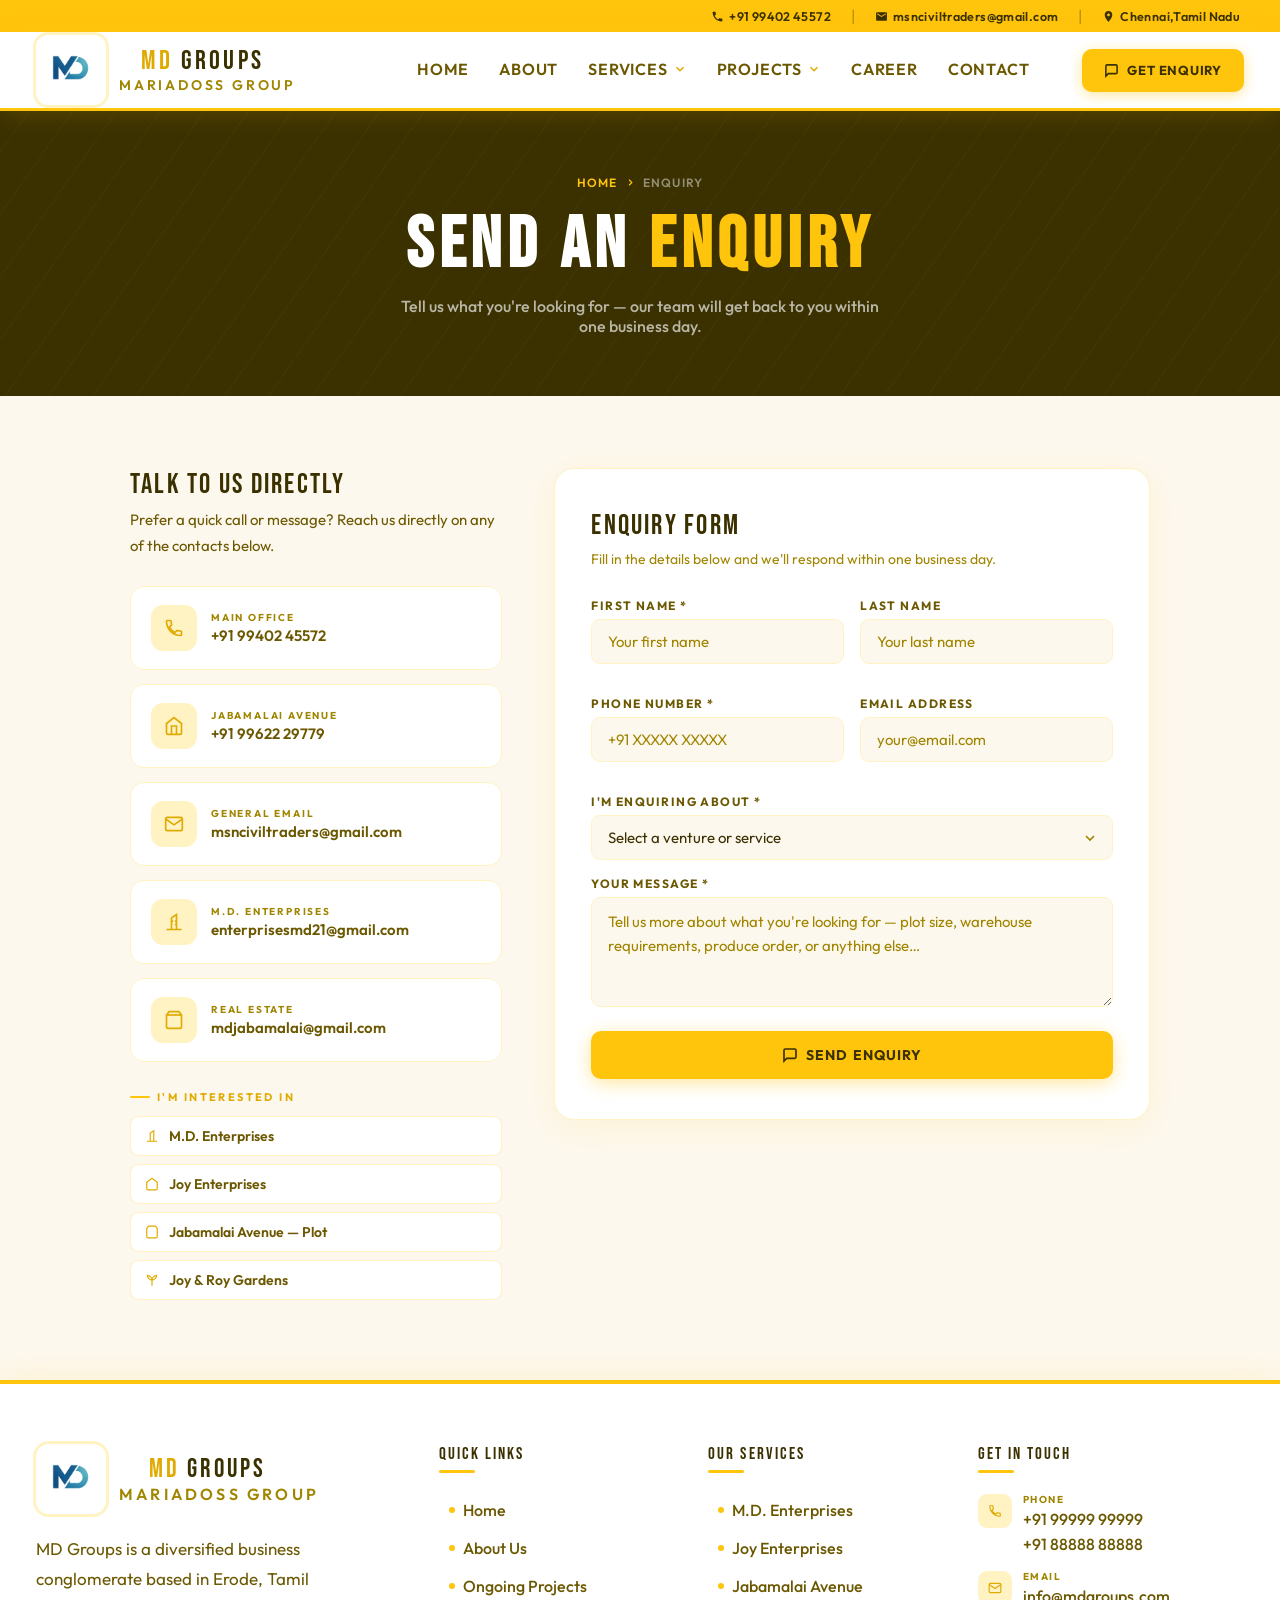
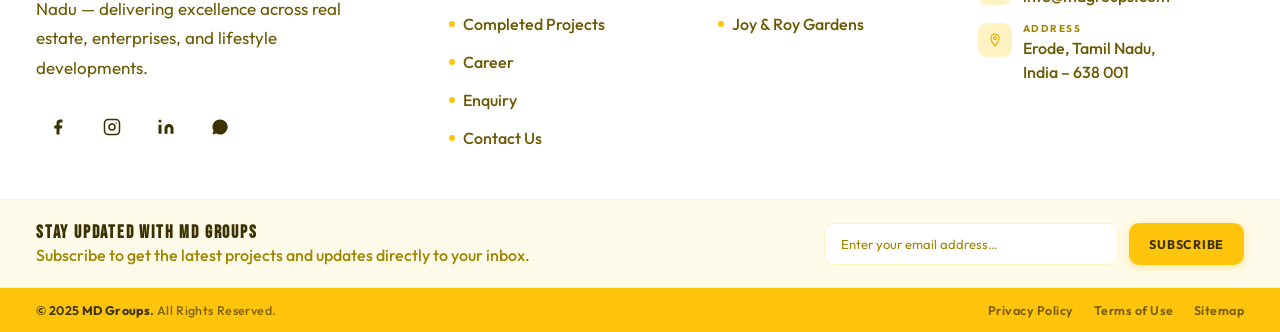
<file: enquiry.html>
<!DOCTYPE html>
<html lang="en">
<head>
  <meta charset="UTF-8" />
  <meta name="viewport" content="width=device-width, initial-scale=1.0" />
  <!-- ══ PRIMARY SEO ══ -->
<title>MD Groups | M.D. Enterprises · Joy Enterprises · Jabamalai Avenue · Joy & Roy Gardens – Pannur, Tamil Nadu</title>
<meta name="description" content="MD Groups (Mariadoss Group) – 70+ years of legacy across industrial warehouses, construction, real estate plots & organic farming in Tamil Nadu. M.D. Enterprises, Joy Enterprises, Jabamalai Avenue real estate, Joy & Roy Gardens.">
<meta name="keywords" content="MD Groups, MD Groups Pannur, Mariadoss Group, M.D. Enterprises, MD Enterprises warehouse Sriperumbudur, Joy Enterprises construction, Jabamalai Avenue plots Pannur, Joy Roy Gardens farm, industrial warehouse Oragadam corridor, residential plots Pannur, organic farm Tamil Nadu, real estate Sriperumbudur Kanchipuram, MD Groups Chennai">
<meta name="author" content="MD Groups – Mariadoss Group">
<meta name="robots" content="index, follow">
<link rel="canonical" href="https://www.mdgroups.in/">

<!-- ══ OPEN GRAPH (Facebook / WhatsApp previews) ══ -->
<meta property="og:type" content="website">
<meta property="og:site_name" content="MD Groups">
<meta property="og:title" content="MD Groups | Mariadoss Group – Industrial · Real Estate · Agriculture · Construction">
<meta property="og:description" content="70+ years of excellence across M.D. Enterprises (warehouses), Joy Enterprises (construction), Jabamalai Avenue (plots), and Joy & Roy Gardens (organic farming) in Tamil Nadu.">
<meta property="og:url" content="https://www.mdgroups.in/">
<meta property="og:image" content="https://www.mdgroups.in/images/logo.png">
<meta property="og:locale" content="en_IN">

<!-- ══ TWITTER CARD ══ -->
<meta name="twitter:card" content="summary_large_image">
<meta name="twitter:title" content="MD Groups | Mariadoss Group – Industrial · Real Estate · Agriculture">
<meta name="twitter:description" content="70+ years of legacy in Tamil Nadu – M.D. Enterprises, Joy Enterprises, Jabamalai Avenue plots, Joy & Roy Gardens organic farm.">
<meta name="twitter:image" content="https://www.mdgroups.in/images/logo.png">

<!-- ══ GEO / LOCAL SEO ══ -->
<meta name="geo.region" content="IN-TN">
<meta name="geo.placename" content="Pannur, Sriperumbudur, Tamil Nadu, India">
<meta name="geo.position" content="12.9648;79.8588">
<meta name="ICBM" content="12.9648, 79.8588">

<!-- ══ STRUCTURED DATA – Organization ══ -->
<script type="application/ld+json">
{
  "@context": "https://schema.org",
  "@type": "Organization",
  "name": "MD Groups",
  "alternateName": ["Mariadoss Group", "M.D. Enterprises", "Joy Enterprises"],
  "url": "https://www.mdgroups.in",
  "logo": "https://www.mdgroups.in/images/logo.png",
  "description": "MD Groups is a diversified business conglomerate in Tamil Nadu with 70+ years of legacy across industrial infrastructure, construction, real estate, and organic farming.",
  "foundingDate": "1952",
  "founder": {
    "@type": "Person",
    "name": "M. S. Mariadoss"
  },
  "address": {
    "@type": "PostalAddress",
    "addressLocality": "Pannur",
    "addressRegion": "Tamil Nadu",
    "addressCountry": "IN"
  },
  "contactPoint": [
    {
      "@type": "ContactPoint",
      "telephone": "+91-99402-45572",
      "contactType": "customer service",
      "availableLanguage": ["English", "Tamil"]
    },
    {
      "@type": "ContactPoint",
      "email": "msnciviltraders@gmail.com",
      "contactType": "customer service"
    }
  ],
  "sameAs": [
    "https://www.instagram.com/jabamalai_avenue"
  ],
  "hasOfferCatalog": {
    "@type": "OfferCatalog",
    "name": "MD Groups Ventures",
    "itemListElement": [
      {
        "@type": "Offer",
        "itemOffered": {
          "@type": "Service",
          "name": "M.D. Enterprises – Industrial Warehouse Park",
          "description": "A-Grade warehouse and industrial spaces in Pannur, Sriperumbudur–Oragadam corridor."
        }
      },
      {
        "@type": "Offer",
        "itemOffered": {
          "@type": "Service",
          "name": "Joy Enterprises – Construction",
          "description": "Residential and commercial construction in Tamil Nadu."
        }
      },
      {
        "@type": "Offer",
        "itemOffered": {
          "@type": "Service",
          "name": "Jabamalai Avenue – Real Estate Plots",
          "description": "Premium residential plots in Pannur, Phase 1 & Phase 2."
        }
      },
      {
        "@type": "Offer",
        "itemOffered": {
          "@type": "Service",
          "name": "Joy & Roy Gardens – Organic Farming",
          "description": "Four generations of farming in Pannur and Moolapattu. Mangoes, sapotas, lemons, jackfruit."
        }
      }
    ]
  }
}
</script>

<!-- ══ STRUCTURED DATA – Local Business ══ -->
<script type="application/ld+json">
{
  "@context": "https://schema.org",
  "@type": "LocalBusiness",
  "name": "MD Groups",
  "image": "https://www.mdgroups.in/images/logo.png",
  "url": "https://www.mdgroups.in",
  "telephone": "+91-99402-45572",
  "email": "msnciviltraders@gmail.com",
  "address": {
    "@type": "PostalAddress",
    "streetAddress": "Pannur",
    "addressLocality": "Sriperumbudur",
    "addressRegion": "Tamil Nadu",
    "postalCode": "602105",
    "addressCountry": "IN"
  },
  "geo": {
    "@type": "GeoCoordinates",
    "latitude": 12.9648,
    "longitude": 79.8588
  },
  "openingHours": "Mo-Sa 09:00-18:00",
  "priceRange": "₹₹",
  "description": "MD Groups – 70+ years legacy in industrial warehouses, construction, real estate plots, and organic farming in Tamil Nadu."
}
</script>

<!-- ══ STRUCTURED DATA – WebSite ══ -->
<script type="application/ld+json">
{
  "@context": "https://schema.org",
  "@type": "WebSite",
  "name": "MD Groups",
  "url": "https://www.mdgroups.in",
  "potentialAction": {
    "@type": "SearchAction",
    "target": "https://www.mdgroups.in/?s={search_term_string}",
    "query-input": "required name=search_term_string"
  }
}
</script>
  <title>MD GROUPS </title>
  <link href="https://fonts.googleapis.com/css2?family=Bebas+Neue&family=Outfit:wght@300;400;500;600;700&display=swap" rel="stylesheet" />
  <link rel="stylesheet" href="css/style.css">
  <link rel="stylesheet" 
href="https://cdnjs.cloudflare.com/ajax/libs/font-awesome/6.5.0/css/all.min.css">
  <style>
    *, *::before, *::after { box-sizing: border-box; margin: 0; padding: 0; }

    :root {
      --gold:      #FFC40C;
      --gold-d:    #e0aa00;
      --gold-light:#FFF3C4;
      --gold-pale: #FFFBEA;
      --white:     #ffffff;
      --text:      #3a3000;
      --text-mid:  #6b5800;
      --text-light:#a08500;
      --radius:    10px;
      --trans:     0.26s cubic-bezier(.4,0,.2,1);
    }

    body { font-family: 'Outfit', sans-serif; background: #fff8e1; }

    /* ─── TOP STRIP ───────────────────────────────────── */
    .top-strip {
      background: var(--gold);
      padding: 6px 40px;
      display: flex;
      justify-content: flex-end;
      align-items: center;
      gap: 20px;
    }
    .top-strip a {
      color: var(--text);
      font-size: 12.5px;
      font-weight: 600;
      text-decoration: none;
      display: flex;
      align-items: center;
      gap: 5px;
      letter-spacing: .03em;
      transition: opacity var(--trans);
    }
    .top-strip a:hover { opacity: .65; }
    .top-strip .sep { color: var(--text); opacity: .35; }

    /* ─── HEADER ──────────────────────────────────────── */
    header {
      background: var(--white);
      position: sticky;
      top: 0;
      z-index: 1000;
      border-bottom: 3px solid var(--gold);
      box-shadow: 0 4px 24px rgba(255,196,12,.15);
    }

    .header-inner {
      max-width: 1320px;
      margin: 0 auto;
      padding: 0 36px;
      height: 76px;
      display: flex;
      align-items: center;
      gap: 20px;
    }

    /* ─── BRAND ───────────────────────────────────────── */
    .brand {
      display: flex;
      align-items: center;
      gap: 13px;
      text-decoration: none;
      flex-shrink: 0;
    }
    .logo-wrap {
      width: 70px;
      height: 70px;
      border-radius: 12px;
      /* background: var(--gold); */
      display: flex;
      align-items: center;
      justify-content: center;
      overflow: hidden;
      box-shadow: 0 0 0 3px var(--gold-light);
      transition: box-shadow var(--trans), transform var(--trans);
    }
    .brand:hover .logo-wrap {
      box-shadow: 0 0 0 5px rgba(255,196,12,.45);
      transform: scale(1.04);
    }
    .logo-wrap img { width: 100%; height: 100%; object-fit: contain; }
    .logo-wrap .monogram {
      font-family: 'Bebas Neue', sans-serif;
      font-size: 22px;
      color: var(--text);
      letter-spacing: .04em;
    }
    .brand-text { display: flex; flex-direction: column; line-height: 1; }
    .brand-name {
      font-family: 'Bebas Neue', sans-serif;
      font-size: 27px;
      letter-spacing: .12em;
      color: var(--text);
      margin-left: 22px;
    }
    .brand-name span { color: var(--gold-d); }
    .brand-tagline {
      font-size: 14px;
      font-weight: 600;
      letter-spacing: .2em;
      color: var(--text-light);
      text-transform: uppercase;
      margin-top: 3px;
    }

    /* ─── NAV ─────────────────────────────────────────── */
    nav {
      margin-left: auto;
      display: flex;
      align-items: center;
    }

    .nav-item { position: relative; }

    .nav-link {
      display: flex;
      align-items: center;
      gap: 5px;
      padding: 0 15px;
      height: 76px;
      font-size: 16px;
      font-weight: 600;
      color: var(--text-mid);
      text-decoration: none;
      letter-spacing: .05em;
      text-transform: uppercase;
      border-bottom: 3px solid transparent;
      transition: color var(--trans), border-color var(--trans), background var(--trans);
      white-space: nowrap;
      cursor: pointer;
      background: none;
      border-top: none;
      border-left: none;
      border-right: none;
      font-family: 'Outfit', sans-serif;
    }
    .nav-link:hover,
    .nav-item:hover > .nav-link {
      color: var(--text);
      background: var(--gold-pale);
      border-bottom-color: var(--gold);
    }
    .nav-link.active {
      color: var(--text);
      border-bottom-color: var(--gold);
      background: var(--gold-pale);
    }

    .chev {
      width: 14px; height: 14px;
      transition: transform var(--trans);
      color: var(--gold-d);
    }
    .nav-item:hover > .nav-link .chev { transform: rotate(180deg); }

    /* ─── DROPDOWN ────────────────────────────────────── */
    .dropdown {
      position: absolute;
      top: 100%;
      left: 50%;
      transform: translateX(-50%) translateY(10px);
      background: var(--white);
      border: 1.5px solid var(--gold-light);
      border-top: 3px solid var(--gold);
      border-radius: 0 0 var(--radius) var(--radius);
      min-width: 240px;
      padding: 8px 0 10px;
      opacity: 0;
      pointer-events: none;
      transition: opacity var(--trans), transform var(--trans);
      box-shadow: 0 16px 50px rgba(255,196,12,.18), 0 4px 12px rgba(0,0,0,.06);
      z-index: 999;
    }
    .nav-item:hover .dropdown {
      opacity: 1;
      pointer-events: all;
      transform: translateX(-50%) translateY(0);
    }

    .drop-label {
      font-size: 9.5px;
      font-weight: 700;
      letter-spacing: .2em;
      color: var(--gold-d);
      text-transform: uppercase;
      padding: 10px 18px 4px;
    }

    .drop-link {
      display: flex;
      align-items: center;
      gap: 10px;
      padding: 9px 18px;
      font-size: 17px;
      font-weight: 500;
      color: var(--text-mid);
      text-decoration: none;
      transition: background var(--trans), color var(--trans), padding-left var(--trans);
    }
    .drop-link:hover {
      background: var(--gold-pale);
      color: var(--text);
      padding-left: 24px;
    }
    .drop-icon {
      width: 28px; height: 28px;
      border-radius: 7px;
      background: var(--gold-light);
      display: flex;
      align-items: center;
      justify-content: center;
      flex-shrink: 0;
      transition: background var(--trans);
    }
    .drop-link:hover .drop-icon { background: var(--gold); }
    .drop-icon svg { width: 13px; height: 13px; color: var(--gold-d); }
    .drop-link:hover .drop-icon svg { color: var(--text); }
    .drop-divider { height: 1px; background: var(--gold-light); margin: 6px 0; }

    /* ─── ENQUIRY ─────────────────────────────────────── */
    .btn-enquiry {
      display: flex;
      align-items: center;
      gap: 8px;
      margin-left: 18px;
      padding: 0 22px;
      height: 43px;
      background: var(--gold);
      color: var(--text);
      font-family: 'Outfit', sans-serif;
      font-size: 13px;
      font-weight: 700;
      letter-spacing: .06em;
      text-transform: uppercase;
      text-decoration: none;
      border-radius: var(--radius);
      border: none;
      cursor: pointer;
      transition: background var(--trans), transform var(--trans), box-shadow var(--trans);
      box-shadow: 0 3px 14px rgba(255,196,12,.4);
      white-space: nowrap;
    }
    .btn-enquiry:hover {
      background: var(--gold-d);
      transform: translateY(-2px);
      box-shadow: 0 8px 24px rgba(255,196,12,.5);
    }

    /* ─── HAMBURGER ───────────────────────────────────── */
    .hamburger {
      display: none;
      flex-direction: column;
      justify-content: center;
      gap: 5px;
      width: 40px; height: 40px;
      background: var(--gold-pale);
      border: 1.5px solid var(--gold-light);
      border-radius: 9px;
      cursor: pointer;
      margin-left: auto;
      padding: 9px;
    }
    .hamburger span {
      display: block;
      height: 2px;
      background: var(--text);
      border-radius: 2px;
    }

    /* ─── MOBILE MENU ─────────────────────────────────── */
    .mobile-menu {
      display: none;
      flex-direction: column;
      background: var(--white);
      border-top: 2px solid var(--gold-light);
      padding: 10px 0 20px;
    }
    .mobile-menu.open { display: flex; }
    .mob-link {
      display: block;
      padding: 12px 28px;
      font-size: 13.5px;
      font-weight: 600;
      color: var(--text-mid);
      text-decoration: none;
      text-transform: uppercase;
      letter-spacing: .05em;
      transition: color var(--trans), background var(--trans);
    }
    .mob-link:hover { color: var(--text); background: var(--gold-pale); }
    .mob-section {
      font-size: 9px;
      font-weight: 700;
      letter-spacing: .22em;
      color: var(--gold-d);
      text-transform: uppercase;
      padding: 14px 28px 4px;
    }
    .mob-sub {
      display: block;
      padding: 9px 28px 9px 42px;
      font-size: 16px;
      font-weight: 500;
      color: var(--text-light);
      text-decoration: none;
      transition: color var(--trans), background var(--trans);
    }
    .mob-sub:hover { color: var(--text); background: var(--gold-pale); }
    .mob-divider { height: 1px; background: var(--gold-light); margin: 8px 0; }
    .mob-enquiry {
      margin: 14px 28px 0;
      padding: 13px;
      background: var(--gold);
      color: var(--text);
      text-align: center;
      font-weight: 700;
      font-size: 13px;
      letter-spacing: .07em;
      text-transform: uppercase;
      text-decoration: none;
      border-radius: var(--radius);
      display: block;
      box-shadow: 0 4px 14px rgba(255,196,12,.35);
    }

    @media (max-width: 920px) {
      nav, .btn-enquiry { display: none; }
      .hamburger { display: flex; }
      .top-strip { display: none; }
    }
  </style>
</head>
<body>

<!-- TOP STRIP -->
<div class="top-strip">
  <a href="tel:+919999999999">
    <svg width="13" height="13" viewBox="0 0 24 24" fill="currentColor"><path d="M6.6 10.8c1.4 2.8 3.8 5.1 6.6 6.6l2.2-2.2c.3-.3.7-.4 1-.2 1.1.4 2.3.6 3.6.6.6 0 1 .4 1 1V20c0 .6-.4 1-1 1-9.4 0-17-7.6-17-17 0-.6.4-1 1-1h3.5c.6 0 1 .4 1 1 0 1.3.2 2.5.6 3.6.1.3 0 .7-.2 1L6.6 10.8z"/></svg>
    +91 99402 45572
  </a>
  <span class="sep">|</span>
  <a href="mailto:info@mdgroups.com">
    <svg width="13" height="13" viewBox="0 0 24 24" fill="currentColor"><path d="M20 4H4c-1.1 0-2 .9-2 2v12c0 1.1.9 2 2 2h16c1.1 0 2-.9 2-2V6c0-1.1-.9-2-2-2zm0 4-8 5-8-5V6l8 5 8-5v2z"/></svg>
    msnciviltraders@gmail.com
  </a>
  <span class="sep">|</span>
  <a href="#">
    <svg width="13" height="13" viewBox="0 0 24 24" fill="currentColor"><path d="M12 2C8.1 2 5 5.1 5 9c0 5.3 7 13 7 13s7-7.8 7-13c0-3.9-3.1-7-7-7zm0 9.5c-1.4 0-2.5-1.1-2.5-2.5S10.6 6.5 12 6.5 14.5 7.6 14.5 9 13.4 11.5 12 11.5z"/></svg>
    Chennai,Tamil Nadu 
  </a>
</div>

<!-- MAIN HEADER -->
<header>
  <div class="header-inner">

    <a href="index.html" class="brand">
      <div class="logo-wrap">
        <img src="images/logo.png" alt="MD Groups Logo"
             onerror="this.style.display='none';this.nextElementSibling.style.display='block';" />
        <span class="monogram" style="display:none;">MD</span>
      </div>
      <div class="brand-text">
        <span class="brand-name"><span>MD</span> GROUPS</span>
        <span class="brand-tagline">Mariadoss Group</span>
      </div>
    </a>

    <nav>

      <div class="nav-item">
        <a href="index.html" class="nav-link ">Home</a>
      </div>

      <div class="nav-item">
        <a href="about.html" class="nav-link ">About</a>
      </div>

      <!-- SERVICES -->
      <div class="nav-item">
        <a href="#" class="nav-link">
          Services
          <svg class="chev" viewBox="0 0 24 24" fill="none" stroke="currentColor" stroke-width="2.5"><path d="m6 9 6 6 6-6"/></svg>
        </a>
        <div class="dropdown">
          <div class="drop-label">Our Services</div>
          <a href="md-enterprises.html" class="drop-link">
  <div class="drop-icon">
    <svg viewBox="0 0 24 24" fill="none" stroke="currentColor" stroke-width="2">
      <path d="M3 21h18M9 21V7l6-4v18"/>
      <path d="M13 11h2M13 15h2M9 11h2"/>
    </svg>
  </div>
   M.D. Enterprises
</a>

<a href="joy-enterprises.html" class="drop-link">
  <div class="drop-icon">
    <svg viewBox="0 0 24 24" fill="none" stroke="currentColor" stroke-width="2">
      <path d="M3 9l9-7 9 7v11a2 2 0 0 1-2 2H5a2 2 0 0 1-2-2z"/>
      <polyline points="9 22 9 12 15 12 15 22"/>
    </svg>
  </div>
  Joy Enterprises
</a>

<a href="real-estate.html" class="drop-link">
  <div class="drop-icon">
    <svg viewBox="0 0 24 24" fill="none" stroke="currentColor" stroke-width="2">
      <path d="M6 2 3 6v14a2 2 0 0 0 2 2h14a2 2 0 0 0 2-2V6l-3-4z"/>
      <line x1="3" y1="6" x2="21" y2="6"/>
    </svg>
  </div>
  Real Estate Projects - Jabamalai Avenue
</a>

<div class="drop-divider"></div>

<a href="joy-roy-gardens.html" class="drop-link">
  <div class="drop-icon">
    <svg viewBox="0 0 24 24" fill="none" stroke="currentColor" stroke-width="2">
      <rect x="1" y="3" width="15" height="13"/>
      <path d="m16 8 5 0 3 4v4h-8V8z"/>
      <circle cx="5.5" cy="18.5" r="2.5"/>
      <circle cx="18.5" cy="18.5" r="2.5"/>
    </svg>
  </div>
  Joy & Roy Gardens
</a>
        </div>
      </div>

      <!-- PROJECTS -->
      <div class="nav-item">
        <a href="#" class="nav-link">
          Projects
          <svg class="chev" viewBox="0 0 24 24" fill="none" stroke="currentColor" stroke-width="2.5"><path d="m6 9 6 6 6-6"/></svg>
        </a>
        <div class="dropdown">
          <div class="drop-label">Our Portfolio</div>
          <a href="ongoing.html" class="drop-link">
            <div class="drop-icon"><svg viewBox="0 0 24 24" fill="none" stroke="currentColor" stroke-width="2"><polyline points="23 4 23 10 17 10"/><path d="M20.49 15a9 9 0 1 1-.02-7.14"/></svg></div>
            Ongoing Projects
          </a>
          <a href="completed.html" class="drop-link">
            <div class="drop-icon"><svg viewBox="0 0 24 24" fill="none" stroke="currentColor" stroke-width="2"><path d="M22 11.08V12a10 10 0 1 1-5.93-9.14"/><polyline points="22 4 12 14.01 9 11.01"/></svg></div>
            Completed Projects
          </a>
        </div>
      </div>

      <div class="nav-item">
        <a href="career.html" class="nav-link">Career</a>
      </div>

      <div class="nav-item">
        <a href="contact.html" class="nav-link">Contact</a>
      </div>

    </nav>

    <a href="enquiry.html" class="btn-enquiry">
      <svg width="15" height="15" viewBox="0 0 24 24" fill="none" stroke="currentColor" stroke-width="2.5"><path d="M21 15a2 2 0 0 1-2 2H7l-4 4V5a2 2 0 0 1 2-2h14a2 2 0 0 1 2 2z"/></svg>
      Get Enquiry
    </a>

    <button class="hamburger" onclick="toggleMenu()" aria-label="Menu">
      <span></span><span></span><span></span>
    </button>

  </div>

  <!-- MOBILE MENU -->
  <div class="mobile-menu" id="mobileMenu">
    <a href="index.html" class="mob-link">Home</a>
    <a href="about.html" class="mob-link">About</a>
    <div class="mob-divider"></div>
    <div class="mob-section">Services</div>
    <a href="services/md-enterprises.html" class="mob-sub">› M.D. Enterprises</a>
    <a href="services/joy-enterprises.html" class="mob-sub">› Joy Enterprises</a>
    <a href="services/real-estate.html" class="mob-sub">› Real Estate Projects - Jabamalai Avenue</a>
    <a href="services/joy-roy-gardens.html" class="mob-sub">›   Joy & Roy Gardens</a>

    <div class="mob-divider"></div>
    <div class="mob-section">Projects</div>
    <a href="projects/ongoing.html" class="mob-sub">› Ongoing Projects</a>
    <a href="projects/completed.html" class="mob-sub">› Completed Projects</a>
    <div class="mob-divider"></div>
    <a href="career.html" class="mob-link">Career</a>
    <a href="contact.html" class="mob-link">Contact</a>
    <a href="enquiry.html" class="mob-enquiry">Get an Enquiry →</a>
  </div>
</header>


<!-- ════════════════════════════════════════════
     HERO BANNER
════════════════════════════════════════════ -->
<div class="enq-hero">
  <div class="enq-hero-inner">
    <div class="enq-breadcrumb">
      <a href="index.html">Home</a>
      <svg viewBox="0 0 24 24" fill="none" stroke="currentColor" stroke-width="2.5"><path d="m9 18 6-6-6-6"/></svg>
      Enquiry
    </div>
    <h1>Send an <span>Enquiry</span></h1>
    <p>Tell us what you're looking for — our team will get back to you within one business day.</p>
  </div>
</div>


<!-- ════════════════════════════════════════════
     ENQUIRY SECTION
════════════════════════════════════════════ -->
<div class="enq-section">
  <div class="enq-container">

    <!-- LEFT — Quick Contact -->
    <div class="enq-contact-col">
      <div class="enq-col-title">Talk to Us Directly</div>
      <p class="enq-col-sub">Prefer a quick call or message? Reach us directly on any of the contacts below.</p>

      <div class="enq-contact-cards">

        <a href="tel:+919940245572" class="enq-contact-card">
          <div class="enq-cc-icon">
            <svg viewBox="0 0 24 24" fill="none" stroke="currentColor" stroke-width="2"><path d="M6.6 10.8c1.4 2.8 3.8 5.1 6.6 6.6l2.2-2.2c.3-.3.7-.4 1-.2 1.1.4 2.3.6 3.6.6.6 0 1 .4 1 1V20c0 .6-.4 1-1 1-9.4 0-17-7.6-17-17 0-.6.4-1 1-1h3.5c.6 0 1 .4 1 1 0 1.3.2 2.5.6 3.6.1.3 0 .7-.2 1L6.6 10.8z"/></svg>
          </div>
          <div>
            <div class="enq-cc-label">Main Office</div>
            <div class="enq-cc-val">+91 99402 45572</div>
          </div>
        </a>

        <a href="tel:+919962229779" class="enq-contact-card">
          <div class="enq-cc-icon">
            <svg viewBox="0 0 24 24" fill="none" stroke="currentColor" stroke-width="2"><path d="M3 9l9-7 9 7v11a2 2 0 0 1-2 2H5a2 2 0 0 1-2-2z"/><polyline points="9 22 9 12 15 12 15 22"/></svg>
          </div>
          <div>
            <div class="enq-cc-label">Jabamalai Avenue</div>
            <div class="enq-cc-val">+91 99622 29779</div>
          </div>
        </a>

        <a href="mailto:msnciviltraders@gmail.com" class="enq-contact-card">
          <div class="enq-cc-icon">
            <svg viewBox="0 0 24 24" fill="none" stroke="currentColor" stroke-width="2"><path d="M4 4h16c1.1 0 2 .9 2 2v12c0 1.1-.9 2-2 2H4c-1.1 0-2-.9-2-2V6c0-1.1.9-2 2-2z"/><polyline points="22,6 12,13 2,6"/></svg>
          </div>
          <div>
            <div class="enq-cc-label">General Email</div>
            <div class="enq-cc-val">msnciviltraders@gmail.com</div>
          </div>
        </a>

        <a href="mailto:enterprisesmd21@gmail.com" class="enq-contact-card">
          <div class="enq-cc-icon">
            <svg viewBox="0 0 24 24" fill="none" stroke="currentColor" stroke-width="2"><path d="M3 21h18M9 21V7l6-4v18"/><path d="M13 11h2M13 15h2M9 11h2"/></svg>
          </div>
          <div>
            <div class="enq-cc-label">M.D. Enterprises</div>
            <div class="enq-cc-val">enterprisesmd21@gmail.com</div>
          </div>
        </a>

        <a href="mailto:mdjabamalai@gmail.com" class="enq-contact-card">
          <div class="enq-cc-icon">
            <svg viewBox="0 0 24 24" fill="none" stroke="currentColor" stroke-width="2"><path d="M6 2 3 6v14a2 2 0 0 0 2 2h14a2 2 0 0 0 2-2V6l-3-4z"/><line x1="3" y1="6" x2="21" y2="6"/></svg>
          </div>
          <div>
            <div class="enq-cc-label">Real Estate</div>
            <div class="enq-cc-val">mdjabamalai@gmail.com</div>
          </div>
        </a>

      </div>

      <!-- Venture quick-select -->
      <div class="enq-ventures">
        <div class="enq-ventures-title">I'm Interested In</div>
        <div class="enq-venture-chips">
          <div class="enq-venture-chip" onclick="selectVenture('M.D. Enterprises — Industrial Warehouse')">
            <svg viewBox="0 0 24 24" fill="none" stroke="currentColor" stroke-width="2"><path d="M3 21h18M9 21V7l6-4v18"/></svg>
            M.D. Enterprises
          </div>
          <div class="enq-venture-chip" onclick="selectVenture('Joy Enterprises — Construction Project')">
            <svg viewBox="0 0 24 24" fill="none" stroke="currentColor" stroke-width="2"><path d="M3 9l9-7 9 7v11a2 2 0 0 1-2 2H5a2 2 0 0 1-2-2z"/></svg>
            Joy Enterprises
          </div>
          <div class="enq-venture-chip" onclick="selectVenture('Jabamalai Avenue — Residential Plot')">
            <svg viewBox="0 0 24 24" fill="none" stroke="currentColor" stroke-width="2"><path d="M6 2 3 6v14a2 2 0 0 0 2 2h14a2 2 0 0 0 2-2V6l-3-4z"/></svg>
            Jabamalai Avenue — Plot
          </div>
          <div class="enq-venture-chip" onclick="selectVenture('Joy & Roy Gardens — Farm Produce')">
            <svg viewBox="0 0 24 24" fill="none" stroke="currentColor" stroke-width="2"><path d="M12 22V12m0 0C8 12 4 8 4 4c4 0 8 4 8 8zm0 0c4 0 8-4 8-8-4 0-8 4-8 8z"/></svg>
            Joy &amp; Roy Gardens
          </div>
        </div>
      </div>
    </div>

    <!-- RIGHT — Form -->
    <div class="enq-form-col">
      <div class="enq-form-card">

        <!-- Form -->
        <div id="enquiryFormWrap">
          <div class="enq-form-title">Enquiry Form</div>
          <p class="enq-form-sub">Fill in the details below and we'll respond within one business day.</p>

          <form id="enquiryForm" onsubmit="submitForm(event)">

            <div class="form-row">
              <div class="form-group">
                <label class="form-label" for="fname">First Name *</label>
                <input class="form-input" id="fname" name="fname" type="text" placeholder="Your first name" required />
              </div>
              <div class="form-group">
                <label class="form-label" for="lname">Last Name</label>
                <input class="form-input" id="lname" name="lname" type="text" placeholder="Your last name" />
              </div>
            </div>

            <div class="form-row">
              <div class="form-group">
                <label class="form-label" for="phone">Phone Number *</label>
                <input class="form-input" id="phone" name="phone" type="tel" placeholder="+91 XXXXX XXXXX" required />
              </div>
              <div class="form-group">
                <label class="form-label" for="email">Email Address</label>
                <input class="form-input" id="email" name="email" type="email" placeholder="your@email.com" />
              </div>
            </div>

            <div class="form-group">
              <label class="form-label" for="venture">I'm Enquiring About *</label>
              <select class="form-select" id="venture" name="venture" required>
                <option value="" disabled selected>Select a venture or service</option>
                <option>M.D. Enterprises — Industrial Warehouse</option>
                <option>Joy Enterprises — Construction Project</option>
                <option>Jabamalai Avenue — Residential Plot</option>
                <option>Joy &amp; Roy Gardens — Farm Produce</option>
                <option>General Enquiry</option>
              </select>
            </div>

            <div class="form-group">
              <label class="form-label" for="message">Your Message *</label>
              <textarea class="form-textarea" id="message" name="message" placeholder="Tell us more about what you're looking for — plot size, warehouse requirements, produce order, or anything else…" required></textarea>
            </div>

            <button type="submit" class="form-submit">
              <svg viewBox="0 0 24 24" fill="none" stroke="currentColor" stroke-width="2.5"><path d="M21 15a2 2 0 0 1-2 2H7l-4 4V5a2 2 0 0 1 2-2h14a2 2 0 0 1 2 2z"/></svg>
              Send Enquiry
            </button>

          </form>
        </div>

        <!-- Success message (hidden by default) -->
        <div class="form-success" id="formSuccess">
          <div class="success-icon">
            <svg viewBox="0 0 24 24" fill="none" stroke="currentColor" stroke-width="2.5"><path d="M9 11l3 3L22 4"/><path d="M21 12v7a2 2 0 0 1-2 2H5a2 2 0 0 1-2-2V5a2 2 0 0 1 2-2h11"/></svg>
          </div>
          <div class="success-title">Enquiry Sent!</div>
          <p class="success-text">Thank you for reaching out. Our team will review your enquiry and get back to you within one business day.<br><br>For urgent queries, please call us directly on <strong>+91 99402 45572</strong>.</p>
        </div>

      </div>
    </div>

  </div>
</div>




<!-- ══════════════════════════════════════════
     FOOTER
══════════════════════════════════════════ -->
<footer>
 
  <!-- MAIN BODY -->
  <div class="footer-body">
 
    <!-- COL 1 – BRAND -->
    <div class="footer-brand">
      <a href="index.html" class="brand-row">
        <div class="f-logo-wrap">
          <img src="images/logo.png" alt="MD Groups Logo"
               onerror="this.style.display='none';this.nextElementSibling.style.display='block';" />
          <span class="monogram" style="display:none;">MD</span>
        </div>
        <div class="f-brand-text">
          <span class="f-brand-name"><span>MD</span> GROUPS</span>
          <span class="f-brand-tagline">MARIADOSS GROUP</span>
        </div>
      </a>
      <p class="footer-desc">
        MD Groups is a diversified business conglomerate based in Erode, Tamil Nadu — delivering excellence across real estate, enterprises, and lifestyle developments.
      </p>
      <div class="social-row">
        <!-- Facebook -->
        <a href="#" class="social-btn" aria-label="Facebook">
          <svg viewBox="0 0 24 24" fill="currentColor"><path d="M18 2h-3a5 5 0 0 0-5 5v3H7v4h3v8h4v-8h3l1-4h-4V7a1 1 0 0 1 1-1h3z"/></svg>
        </a>
        <!-- Instagram -->
        <a href="#" class="social-btn" aria-label="Instagram">
          <svg viewBox="0 0 24 24" fill="none" stroke="currentColor" stroke-width="2"><rect x="2" y="2" width="20" height="20" rx="5"/><circle cx="12" cy="12" r="4"/><circle cx="17.5" cy="6.5" r="1" fill="currentColor" stroke="none"/></svg>
        </a>
        <!-- LinkedIn -->
        <a href="#" class="social-btn" aria-label="LinkedIn">
          <svg viewBox="0 0 24 24" fill="currentColor"><path d="M16 8a6 6 0 0 1 6 6v7h-4v-7a2 2 0 0 0-2-2 2 2 0 0 0-2 2v7h-4v-7a6 6 0 0 1 6-6z"/><rect x="2" y="9" width="4" height="12"/><circle cx="4" cy="4" r="2"/></svg>
        </a>
        <!-- WhatsApp -->
        <a href="#" class="social-btn" aria-label="WhatsApp">
          <svg viewBox="0 0 24 24" fill="currentColor"><path d="M17.47 14.38c-.28-.14-1.65-.81-1.9-.9s-.44-.14-.63.14-.72.9-.88 1.09-.32.2-.6.07a7.53 7.53 0 0 1-2.22-1.37 8.33 8.33 0 0 1-1.54-1.91c-.16-.28 0-.43.12-.57s.28-.32.42-.49a1.9 1.9 0 0 0 .28-.46.51.51 0 0 0 0-.49c-.07-.14-.63-1.52-.86-2.08s-.46-.47-.63-.48h-.54a1 1 0 0 0-.74.35 3.12 3.12 0 0 0-.97 2.31 5.41 5.41 0 0 0 1.13 2.87 12.39 12.39 0 0 0 4.74 4.19 5.53 5.53 0 0 0 3.15.66 2.85 2.85 0 0 0 1.88-1.33 2.33 2.33 0 0 0 .16-1.33c-.07-.11-.25-.18-.53-.32zM12 2a10 10 0 0 0-8.67 15L2 22l5.2-1.36A10 10 0 1 0 12 2z"/></svg>
        </a>
      </div>
    </div>
 
    <!-- COL 2 – QUICK LINKS -->
    <div class="footer-col">
      <div class="col-title">Quick Links</div>
      <div class="col-underline"></div>
      <ul class="footer-links">
        <li><a href="index.html"><span class="fl-dot"></span>Home</a></li>
        <li><a href="about.html"><span class="fl-dot"></span>About Us</a></li>
        <li><a href="projects/ongoing.html"><span class="fl-dot"></span>Ongoing Projects</a></li>
        <li><a href="projects/completed.html"><span class="fl-dot"></span>Completed Projects</a></li>
        <li><a href="career.html"><span class="fl-dot"></span>Career</a></li>
        <li><a href="enquiry.html"><span class="fl-dot"></span>Enquiry</a></li>
        <li><a href="contact.html"><span class="fl-dot"></span>Contact Us</a></li>
      </ul>
    </div>
 
    <!-- COL 3 – OUR SERVICES -->
    <div class="footer-col">
      <div class="col-title">Our Services</div>
      <div class="col-underline"></div>
      <ul class="footer-links">
        <li>
          <a href="#">
            <span class="fl-dot"></span>M.D. Enterprises
          </a>
        </li>
        <li>
          <a href="#">
            <span class="fl-dot"></span>Joy Enterprises
          </a>
        </li>
        <li>
          <a href="#">
            <span class="fl-dot"></span>Jabamalai Avenue
          </a>
        </li>
        <li>
          <a href="#">
            <span class="fl-dot"></span>Joy &amp; Roy Gardens
          </a>
        </li>
      </ul>
    </div>
 
    <!-- COL 4 – CONTACT -->
    <div class="footer-col">
      <div class="col-title">Get In Touch</div>
      <div class="col-underline"></div>
      <div class="contact-list">
        <div class="contact-item">
          <div class="contact-icon">
            <svg viewBox="0 0 24 24" fill="none" stroke="currentColor" stroke-width="2"><path d="M6.6 10.8c1.4 2.8 3.8 5.1 6.6 6.6l2.2-2.2c.3-.3.7-.4 1-.2 1.1.4 2.3.6 3.6.6.6 0 1 .4 1 1V20c0 .6-.4 1-1 1-9.4 0-17-7.6-17-17 0-.6.4-1 1-1h3.5c.6 0 1 .4 1 1 0 1.3.2 2.5.6 3.6.1.3 0 .7-.2 1L6.6 10.8z"/></svg>
          </div>
          <div class="contact-info">
            <span class="contact-label">Phone</span>
            <a href="tel:+919999999999" class="contact-value">+91 99999 99999</a>
            <a href="tel:+918888888888" class="contact-value">+91 88888 88888</a>
          </div>
        </div>
        <div class="contact-item">
          <div class="contact-icon">
            <svg viewBox="0 0 24 24" fill="none" stroke="currentColor" stroke-width="2"><path d="M4 4h16c1.1 0 2 .9 2 2v12c0 1.1-.9 2-2 2H4c-1.1 0-2-.9-2-2V6c0-1.1.9-2 2-2z"/><polyline points="22,6 12,13 2,6"/></svg>
          </div>
          <div class="contact-info">
            <span class="contact-label">Email</span>
            <a href="mailto:info@mdgroups.com" class="contact-value">info@mdgroups.com</a>
          </div>
        </div>
        <div class="contact-item">
          <div class="contact-icon">
            <svg viewBox="0 0 24 24" fill="none" stroke="currentColor" stroke-width="2"><path d="M12 2C8.1 2 5 5.1 5 9c0 5.3 7 13 7 13s7-7.8 7-13c0-3.9-3.1-7-7-7z"/><circle cx="12" cy="9" r="2.5"/></svg>
          </div>
          <div class="contact-info">
            <span class="contact-label">Address</span>
            <span class="contact-value">Erode, Tamil Nadu,<br>India – 638 001</span>
          </div>
        </div>
      </div>
    </div>
 
  </div>
 
  <!-- NEWSLETTER STRIP -->
  <div class="newsletter-strip">
    <div class="newsletter-inner">
      <div class="newsletter-text">
        <h4>Stay Updated with MD Groups</h4>
        <p>Subscribe to get the latest projects and updates directly to your inbox.</p>
      </div>
      <div class="newsletter-form">
        <input type="email" class="newsletter-input" placeholder="Enter your email address…" />
        <button class="newsletter-btn">Subscribe</button>
      </div>
    </div>
  </div>
 
  <!-- BOTTOM BAR -->
  <div class="footer-bottom">
    <div class="footer-bottom-inner">
      <div class="footer-copy">
        © 2025 <strong>MD Groups</strong>. <span>All Rights Reserved.</span>
      </div>
      <div class="footer-bottom-links">
        <a href="privacy.html">Privacy Policy</a>
        <a href="terms.html">Terms of Use</a>
        <a href="sitemap.html">Sitemap</a>
      </div>
    </div>
  </div>
 
</footer>





<script>
  function toggleMenu() {
    document.getElementById('mobileMenu').classList.toggle('open');
  }
  window.addEventListener('resize', () => {
    if (window.innerWidth > 920)
      document.getElementById('mobileMenu').classList.remove('open');
  });

  /* ── Scroll reveal ── */
  const revealEls = document.querySelectorAll('.reveal, .reveal-left, .reveal-right');
  const revealObserver = new IntersectionObserver((entries) => {
    entries.forEach(entry => {
      if (entry.isIntersecting) {
        entry.target.classList.add('visible');
        revealObserver.unobserve(entry.target);
      }
    });
  }, { threshold: 0.12 });
  revealEls.forEach(el => revealObserver.observe(el));

  /* ── FAB back to top (guarded) ── */
  const fabTop = document.getElementById('fabTop');
  if (fabTop) {
    window.addEventListener('scroll', () => {
      fabTop.classList.toggle('show', window.scrollY > 400);
    });
  }

   /* ── Venture quick-select chips — fills the dropdown ── */
  function selectVenture(value) {
    const select = document.getElementById('venture');
    for (let i = 0; i < select.options.length; i++) {
      if (select.options[i].text.includes(value.split('—')[0].trim()) ||
          select.options[i].value === value) {
        select.selectedIndex = i;
        break;
      }
    }
    /* Scroll to form on mobile */
    document.getElementById('enquiryForm').scrollIntoView({ behavior: 'smooth', block: 'start' });
  }

  /* ── Form submit — show success message ── */
  function submitForm(e) {
    e.preventDefault();
    const form = document.getElementById('enquiryFormWrap');
    const success = document.getElementById('formSuccess');
    form.style.opacity = '0';
    form.style.transition = 'opacity .3s ease';
    setTimeout(() => {
      form.style.display = 'none';
      success.classList.add('show');
    }, 300);
  }
</script>
<script src="js/script.js"></script>

</body>
</html>
</file>
<file: css/style.css>
/* ===========================
   HERO SLIDER — hero.css
=========================== */

:root {
  --orange: #F47B20;
  --navy: #1B2A4A;
  --teal: #2D5059;
  --white: #ffffff;
  --slide-h: 88vh;
  /* desktop height */
  --slide-min: 500px;
  --trans: 0.8s cubic-bezier(0.77, 0, 0.18, 1);
}

/* ── Wrapper ── */
.hero-slider {
  position: relative;
  width: 100%;
  height: var(--slide-h);
  min-height: var(--slide-min);
  overflow: hidden;
  background: var(--navy);
}

/* ── Slides container ── */
.slides-wrapper {
  position: relative;
  width: 100%;
  height: 100%;
}

/* ── FAQ ── */
.faq-a {
  max-height: 0;
  overflow: hidden;
  transition: max-height 0.35s cubic-bezier(.4, 0, .2, 1),
    padding 0.35s cubic-bezier(.4, 0, .2, 1);
  padding: 0 20px;
  color: var(--text-mid);
  font-size: 15px;
  line-height: 1.7;
}

.faq-a.open {
  max-height: 300px;
  padding: 0 20px 16px;
}

.faq-q {
  width: 100%;
  display: flex;
  align-items: center;
  justify-content: space-between;
  gap: 12px;
  padding: 18px 20px;
  background: none;
  border: none;
  cursor: pointer;
  font-family: 'Outfit', sans-serif;
  font-size: 15px;
  font-weight: 600;
  color: var(--text);
  text-align: left;
}

.faq-icon {
  flex-shrink: 0;
  width: 32px;
  height: 32px;
  border-radius: 8px;
  background: var(--gold-light);
  display: flex;
  align-items: center;
  justify-content: center;
  transition: background var(--trans), transform var(--trans);
}

.faq-icon svg {
  width: 16px;
  height: 16px;
  color: var(--gold-d);
  transition: transform var(--trans);
}

.faq-q.open .faq-icon {
  background: var(--gold);
}

.faq-q.open .faq-icon svg {
  transform: rotate(180deg);
}

.faq-item {
  border: 1.5px solid var(--gold-light);
  border-radius: var(--radius);
  margin-bottom: 12px;
  overflow: hidden;
  background: var(--white);
  transition: border-color var(--trans), box-shadow var(--trans);
}

.faq-item:hover {
  border-color: var(--gold);
  box-shadow: 0 4px 18px rgba(255, 196, 12, .12);
}

/* ── Individual slide ── */
.slide {
  position: absolute;
  inset: 0;
  background-size: cover;
  background-position: center center;
  background-repeat: no-repeat;
  opacity: 0;
  transform: scale(1.04);
  transition: opacity var(--trans), transform var(--trans);
  pointer-events: none;
}

.slide.active {
  opacity: 1;
  transform: scale(1);
  pointer-events: auto;
}

/* ── Dark gradient overlay ── */
.slide-overlay {
  position: absolute;
  inset: 0;
  background: linear-gradient(100deg,
      rgba(14, 26, 54, 0.82) 0%,
      rgba(14, 26, 54, 0.55) 55%,
      rgba(14, 26, 54, 0.20) 100%);
}

/* ── Content block ── */
.slide-content {
  position: relative;
  z-index: 2;
  height: 100%;
  display: flex;
  flex-direction: column;
  justify-content: center;
  padding: 0 7vw;
  max-width: 760px;
}

/* Animate content IN when slide is active */
.slide.active .slide-content>* {
  animation: fadeUp 0.7s ease both;
}

.slide.active .hero-tag {
  animation-delay: 0.15s;
}

.slide.active .hero-title {
  animation-delay: 0.30s;
}

.slide.active .hero-btns {
  animation-delay: 0.50s;
}

@keyframes fadeUp {
  from {
    opacity: 0;
    transform: translateY(28px);
  }

  to {
    opacity: 1;
    transform: translateY(0);
  }
}

/* ── Tag line ── */
.hero-tag {
  display: flex;
  align-items: center;
  gap: 8px;
  color:
    var(--gold);
  font-size: 16px;
  font-weight: 700;
  letter-spacing: 2.5px;
  text-transform: uppercase;
  margin-bottom: 18px;
  border-bottom: 2px solid var(--orange);
  padding-bottom: 8px;
  width: fit-content;
}

/* ── Main heading ── */
.hero-title {
  color: var(--white);
  font-size: clamp(28px, 4.2vw, 56px);
  font-weight: 800;
  line-height: 1.18;
  margin-bottom: 36px;
}

.hero-title .highlight {
  color: var(--gold);
}

/* ── CTA Buttons ── */
.hero-btns {
  display: flex;
  gap: 14px;
  flex-wrap: wrap;
}

.btn-primary,
.btn-secondary {
  display: inline-flex;
  align-items: center;
  gap: 6px;
  padding: 13px 28px;
  border-radius: 6px;
  font-size: 15px;
  font-weight: 700;
  text-decoration: none;
  transition: transform 0.2s, background 0.25s, color 0.25s;
  cursor: pointer;
}

.btn-primary {
  background: var(--gold);
  color: var(--white);
  border: 2px solid var(--gold);
}

.btn-primary:hover {
  background: #ffc40c;
  border-color: #ffc40c;
  transform: translateY(-2px);
}

.btn-secondary {
  background: var(--teal);
  color: var(--white);
  border: 2px solid var(--teal);
}

.btn-secondary:hover {
  background: transparent;
  border-color: var(--white);
  transform: translateY(-2px);
}

/* ── Arrows ── */
.arrow {
  position: absolute;
  top: 50%;
  transform: translateY(-50%);
  z-index: 10;
  width: 46px;
  height: 46px;
  border-radius: 50%;
  background: #ffc40c;
  border: 2px solid #ffc40c;
  color: var(--white);
  font-size: 16px;
  display: flex;
  align-items: center;
  justify-content: center;
  cursor: pointer;
  transition: background 0.25s, border-color 0.25s, transform 0.2s;
  backdrop-filter: blur(4px);
}

.arrow:hover {
  background: var(--gold);
  border-color: var(--gold);
  transform: translateY(-50%) scale(1.08);
}

.arrow-prev {
  left: 18px;
}

.arrow-next {
  right: 64px;
}

/* clear of the FAB panel */

/* ── Dots ── */
.dots {
  position: absolute;
  bottom: 24px;
  left: 50%;
  transform: translateX(-50%);
  display: flex;
  gap: 10px;
  z-index: 10;
}

.dot {
  width: 32px;
  height: 4px;
  border-radius: 2px;
  background: rgba(255, 255, 255, 0.35);
  cursor: pointer;
  transition: background 0.3s, width 0.3s;
}

.dot.active {
  background: var(--orange);
  width: 48px;
}

*,
*::before,
*::after {
  box-sizing: border-box;
  margin: 0;
  padding: 0;
}

:root {
  --gold: #FFC40C;
  --gold-d: #e0aa00;
  --gold-light: #FFF3C4;
  --gold-pale: #FFFBEA;
  --white: #ffffff;
  --text: #3a3000;
  --text-mid: #6b5800;
  --text-light: #a08500;
  --radius: 10px;
  --trans: 0.26s cubic-bezier(.4, 0, .2, 1);
}

body {
  font-family: 'Outfit', sans-serif;
  background: #f5f0e0;
}

/* ══════════════════════════════════════════
       FOOTER
    ══════════════════════════════════════════ */
footer {
  background: var(--white);
  border-top: 4px solid var(--gold);
  box-shadow: 0 -4px 30px rgba(255, 196, 12, .12);
}

/* ── MAIN FOOTER BODY ── */
.footer-body {
  max-width: 1320px;
  margin: 0 auto;
  padding: 60px 36px 44px;
  display: grid;
  grid-template-columns: 1.6fr 1fr 1fr 1.2fr;
  gap: 48px;
}

/* ── BRAND COLUMN ── */
.footer-brand {}

.brand-row {
  display: flex;
  align-items: center;
  gap: 13px;
  text-decoration: none;
  margin-bottom: 20px;
}

.f-logo-wrap {
  width: 70px;
  height: 70px;
  border-radius: 13px;
  /* background: var(--gold); */
  display: flex;
  align-items: center;
  justify-content: center;
  overflow: hidden;
  box-shadow: 0 0 0 3px var(--gold-light);
  flex-shrink: 0;
  transition: box-shadow var(--trans);
}

.brand-row:hover .f-logo-wrap {
  box-shadow: 0 0 0 5px rgba(255, 196, 12, .4);
}

.f-logo-wrap img {
  width: 100%;
  height: 100%;
  object-fit: contain;
}

.f-logo-wrap .monogram {
  font-family: 'Bebas Neue', sans-serif;
  font-size: 22px;
  color: var(--text);
  letter-spacing: .04em;
}

.f-brand-text {
  display: flex;
  flex-direction: column;
  line-height: 1;
}

.f-brand-name {
  font-family: 'Bebas Neue', sans-serif;
  font-size: 26px;
  letter-spacing: .12em;
  color: var(--text);
  margin-left: 30px;
}

.f-brand-name span {
  color: var(--gold-d);
}

.f-brand-tagline {
  font-size: 16px;
  font-weight: 600;
  letter-spacing: .2em;
  color: var(--text-light);
  text-transform: uppercase;
  margin-top: 3px;
}

.footer-desc {
  font-size: 17px;
  color: var(--text-mid);
  line-height: 1.75;
  margin-bottom: 22px;
  max-width: 310px;
}

/* Social icons */
.social-row {
  display: flex;
  gap: 10px;
}

.social-btn {
  width: 36px;
  height: 36px;
  border-radius: 9px;
  background: var(--gold-pale);
  border: 1.5px solid var(--gold-light);
  display: flex;
  align-items: center;
  justify-content: center;
  color: var(--text-mid);
  text-decoration: none;
  transition: background var(--trans), transform var(--trans), box-shadow var(--trans);
}

.social-btn:hover {
  background: var(--gold);
  color: var(--text);
  transform: translateY(-2px);
  box-shadow: 0 4px 14px rgba(255, 196, 12, .4);
  border-color: var(--gold);
}

.social-btn svg {
  width: 15px;
  height: 15px;
}

/* ── COLUMN HEADINGS ── */
.footer-col {}

.col-title {
  font-family: 'Bebas Neue', sans-serif;
  font-size: 17px;
  letter-spacing: .12em;
  color: var(--text);
  margin-bottom: 6px;
}

.col-underline {
  width: 36px;
  height: 3px;
  background: var(--gold);
  border-radius: 3px;
  margin-bottom: 20px;
}

/* ── LINKS ── */
.footer-links {
  list-style: none;
  display: flex;
  flex-direction: column;
  gap: 4px;
}

.footer-links li a {
  display: flex;
  align-items: center;
  gap: 8px;
  padding: 7px 10px;
  border-radius: 7px;
  font-size: 16px;
  font-weight: 500;
  color: var(--text-mid);
  text-decoration: none;
  transition: background var(--trans), color var(--trans), padding-left var(--trans);
}

.footer-links li a:hover {
  background: var(--gold-pale);
  color: var(--text);
  padding-left: 14px;
}

.footer-links li a .fl-dot {
  width: 6px;
  height: 6px;
  border-radius: 50%;
  background: var(--gold);
  flex-shrink: 0;
  transition: transform var(--trans);
}

.footer-links li a:hover .fl-dot {
  transform: scale(1.4);
}

/* ── CONTACT COLUMN ── */
.contact-list {
  display: flex;
  flex-direction: column;
  gap: 14px;
}

.contact-item {
  display: flex;
  align-items: flex-start;
  gap: 11px;
}

.contact-icon {
  width: 34px;
  height: 34px;
  border-radius: 9px;
  background: var(--gold-light);
  display: flex;
  align-items: center;
  justify-content: center;
  flex-shrink: 0;
  margin-top: 1px;
}

.contact-icon svg {
  width: 14px;
  height: 14px;
  color: var(--gold-d);
}

.contact-info {
  display: flex;
  flex-direction: column;
  gap: 1px;
}

.contact-label {
  font-size: 10px;
  font-weight: 700;
  letter-spacing: .15em;
  text-transform: uppercase;
  color: var(--text-light);
}

.contact-value {
  font-size: 16px;
  font-weight: 500;
  color: var(--text-mid);
  text-decoration: none;
  line-height: 1.5;
  transition: color var(--trans);
}

a.contact-value:hover {
  color: var(--text);
}

/* ── NEWSLETTER STRIP ── */
.newsletter-strip {
  background: var(--gold-pale);
  border-top: 1.5px solid var(--gold-light);
  border-bottom: 1.5px solid var(--gold-light);
  padding: 22px 36px;
}

.newsletter-inner {
  max-width: 1320px;
  margin: 0 auto;
  display: flex;
  align-items: center;
  gap: 24px;
  flex-wrap: wrap;
}

.newsletter-text {
  flex: 1;
  min-width: 200px;
}

.newsletter-text h4 {
  font-family: 'Bebas Neue', sans-serif;
  font-size: 18px;
  letter-spacing: .1em;
  color: var(--text);
  margin-bottom: 2px;
}

.newsletter-text p {
  font-size: 16px;
  color: var(--text-light);
  font-weight: 500;
}

.newsletter-form {
  display: flex;
  gap: 10px;
  flex: 1;
  min-width: 280px;
  max-width: 420px;
}

.newsletter-input {
  flex: 1;
  padding: 0 16px;
  height: 42px;
  border: 1.5px solid var(--gold-light);
  border-radius: var(--radius);
  background: var(--white);
  font-family: 'Outfit', sans-serif;
  font-size: 13px;
  color: var(--text);
  outline: none;
  transition: border-color var(--trans), box-shadow var(--trans);
}

.newsletter-input::placeholder {
  color: var(--text-light);
}

.newsletter-input:focus {
  border-color: var(--gold);
  box-shadow: 0 0 0 3px rgba(255, 196, 12, .15);
}

.newsletter-btn {
  padding: 0 20px;
  height: 42px;
  background: var(--gold);
  color: var(--text);
  font-family: 'Outfit', sans-serif;
  font-size: 12.5px;
  font-weight: 700;
  letter-spacing: .06em;
  text-transform: uppercase;
  border: none;
  border-radius: var(--radius);
  cursor: pointer;
  white-space: nowrap;
  transition: background var(--trans), transform var(--trans), box-shadow var(--trans);
  box-shadow: 0 2px 10px rgba(255, 196, 12, .35);
}

.newsletter-btn:hover {
  background: var(--gold-d);
  transform: translateY(-1px);
  box-shadow: 0 5px 16px rgba(255, 196, 12, .45);
}

/* ── BOTTOM BAR ── */
.footer-bottom {
  background: var(--gold);
  padding: 14px 36px;
}

.footer-bottom-inner {
  max-width: 1320px;
  margin: 0 auto;
  display: flex;
  align-items: center;
  justify-content: space-between;
  flex-wrap: wrap;
  gap: 10px;
}

.footer-copy {
  font-size: 12.5px;
  font-weight: 600;
  color: var(--text);
  letter-spacing: .03em;
}

.footer-copy span {
  opacity: .65;
  font-weight: 500;
}

.footer-bottom-links {
  display: flex;
  gap: 20px;
}

.footer-bottom-links a {
  font-size: 12.5px;
  font-weight: 600;
  color: var(--text);
  text-decoration: none;
  letter-spacing: .04em;
  opacity: .7;
  transition: opacity var(--trans);
}

.footer-bottom-links a:hover {
  opacity: 1;
}

/* ── RESPONSIVE ── */
@media (max-width: 1000px) {
  .footer-body {
    grid-template-columns: 1fr 1fr;
    gap: 36px;
  }
}

@media (max-width: 600px) {
  .footer-body {
    grid-template-columns: 1fr;
    padding: 40px 20px 30px;
  }

  .newsletter-strip {
    padding: 20px;
  }

  .footer-bottom {
    padding: 12px 20px;
  }

  .footer-bottom-inner {
    flex-direction: column;
    text-align: center;
  }
}


/* ══════════════════════════════════════════════════════════
     ROOT VARIABLES
  ══════════════════════════════════════════════════════════ */
*,
*::before,
*::after {
  box-sizing: border-box;
  margin: 0;
  padding: 0;
}

:root {
  --gold: #FFC40C;
  --gold-d: #e0aa00;
  --gold-light: #FFF3C4;
  --gold-pale: #FFFBEA;
  --white: #ffffff;
  --cream: #fdf8ee;
  --cream2: #f7f1e0;
  --text: #3a3000;
  --text-mid: #6b5800;
  --text-light: #a08500;
  --radius: 12px;
  --trans: 0.28s cubic-bezier(.4, 0, .2, 1);
  /* hero vars */
  --orange: #F47B20;
  --navy: #1B2A4A;
  --teal: #2D5059;
  --slide-h: 88vh;
  --slide-min: 520px;
}

html {
  scroll-behavior: smooth;
}

body {
  font-family: 'Outfit', sans-serif;
  background: var(--cream);
  color: var(--text);
}

img {
  display: block;
  max-width: 100%;
}

a {
  text-decoration: none;
}

/* ══════════════════════════════════════════════════════════
     SECTION UTILITIES
  ══════════════════════════════════════════════════════════ */
.section {
  padding: 90px 0;
}

.section-alt {
  background: var(--white);
}

.section-cream {
  background: var(--cream);
}

.section-gold {
  background: var(--gold-pale);
}

.container {
  max-width: 1280px;
  margin: 0 auto;
  padding: 0 40px;
}

/* Section heading */
.sec-label {
  display: inline-flex;
  align-items: center;
  gap: 8px;
  font-size: 16px;
  font-weight: 700;
  letter-spacing: .25em;
  text-transform: uppercase;
  color: var(--gold-d);
  margin-bottom: 12px;
}

.sec-label::before {
  content: '';
  display: block;
  width: 28px;
  height: 3px;
  background: var(--gold);
  border-radius: 3px;
}

.sec-title {
  font-family: 'Bebas Neue', sans-serif;
  font-size: clamp(32px, 4vw, 52px);
  letter-spacing: .06em;
  color: var(--text);
  line-height: 1.1;
  margin-bottom: 16px;
}

.sec-title span {
  color: var(--gold-d);
}

.sec-desc {
  font-size: 16px;
  line-height: 1.8;
  color: var(--text-mid);
  max-width: 600px;
  margin-left: 230px;
}

.sec-head-center {
  text-align: center;
}

.sec-head-center .sec-label {
  justify-content: center;
}

.sec-head-center .sec-desc {
  margin: 0 auto;
}

/* Gold underline bar */
.gold-bar {
  width: 48px;
  height: 4px;
  background: var(--gold);
  border-radius: 4px;
  margin: 14px 0 28px;
}

.gold-bar.center {
  margin: 14px auto 28px;
}

/* ══════════════════════════════════════════════════════════
     ── TOP STRIP ──
  ══════════════════════════════════════════════════════════ */
.top-strip {
  background: var(--gold);
  padding: 6px 40px;
  display: flex;
  justify-content: flex-end;
  align-items: center;
  gap: 20px;
}

.top-strip a {
  color: var(--text);
  font-size: 12.5px;
  font-weight: 600;
  text-decoration: none;
  display: flex;
  align-items: center;
  gap: 5px;
  letter-spacing: .03em;
  transition: opacity var(--trans);
}

.top-strip a:hover {
  opacity: .65;
}

.top-strip .sep {
  color: var(--text);
  opacity: .35;
}

/* ══════════════════════════════════════════════════════════
     ── HEADER ──
  ══════════════════════════════════════════════════════════ */
header {
  background: var(--white);
  position: sticky;
  top: 0;
  z-index: 1000;
  border-bottom: 3px solid var(--gold);
  box-shadow: 0 4px 24px rgba(255, 196, 12, .13);
}

.header-inner {
  max-width: 1320px;
  margin: 0 auto;
  padding: 0 36px;
  height: 76px;
  display: flex;
  align-items: center;
  gap: 20px;
}

.brand {
  display: flex;
  align-items: center;
  gap: 13px;
  text-decoration: none;
  flex-shrink: 0;
}

.logo-wrap {
  width: 52px;
  height: 52px;
  border-radius: 12px;
  /* background: var(--gold); */
  display: flex;
  align-items: center;
  justify-content: center;
  overflow: hidden;
  box-shadow: 0 0 0 3px var(--gold-light);
  transition: box-shadow var(--trans), transform var(--trans);
}

.brand:hover .logo-wrap {
  box-shadow: 0 0 0 5px rgba(255, 196, 12, .45);
  transform: scale(1.04);
}

.logo-wrap img {
  width: 100%;
  height: 100%;
  object-fit: contain;
}

.logo-wrap .monogram {
  font-family: 'Bebas Neue', sans-serif;
  font-size: 22px;
  color: var(--text);
  letter-spacing: .04em;
}

.brand-text {
  display: flex;
  flex-direction: column;
  line-height: 1;
}

.brand-name {
  font-family: 'Bebas Neue', sans-serif;
  font-size: 27px;
  letter-spacing: .12em;
  color: var(--text);
}

.brand-name span {
  color: var(--gold-d);
}

.brand-tagline {
  font-size: 9.5px;
  font-weight: 600;
  letter-spacing: .2em;
  color: var(--text-light);
  text-transform: uppercase;
  margin-top: 3px;
}

nav {
  margin-left: auto;
  display: flex;
  align-items: center;
}

.nav-item {
  position: relative;
}

.nav-link {
  display: flex;
  align-items: center;
  gap: 5px;
  padding: 0 15px;
  height: 76px;
  font-size: 13.5px;
  font-weight: 600;
  color: var(--text-mid);
  letter-spacing: .05em;
  text-transform: uppercase;
  border-bottom: 3px solid transparent;
  transition: color var(--trans), border-color var(--trans), background var(--trans);
  white-space: nowrap;
  cursor: pointer;
  background: none;
  border-top: none;
  border-left: none;
  border-right: none;
  font-family: 'Outfit', sans-serif;
}

.nav-link:hover,
.nav-item:hover>.nav-link {
  color: var(--text);
  background: var(--gold-pale);
  border-bottom-color: var(--gold);
}

.nav-link.active {
  color: var(--text);
  border-bottom-color: var(--gold);
  background: var(--gold-pale);
}

.chev {
  width: 14px;
  height: 14px;
  transition: transform var(--trans);
  color: var(--gold-d);
}

.nav-item:hover>.nav-link .chev {
  transform: rotate(180deg);
}

.dropdown {
  position: absolute;
  top: 100%;
  left: 50%;
  transform: translateX(-50%) translateY(10px);
  background: var(--white);
  border: 1.5px solid var(--gold-light);
  border-top: 3px solid var(--gold);
  border-radius: 0 0 var(--radius) var(--radius);
  min-width: 240px;
  padding: 8px 0 10px;
  opacity: 0;
  pointer-events: none;
  transition: opacity var(--trans), transform var(--trans);
  box-shadow: 0 16px 50px rgba(255, 196, 12, .18), 0 4px 12px rgba(0, 0, 0, .06);
  z-index: 999;
}

.nav-item:hover .dropdown {
  opacity: 1;
  pointer-events: all;
  transform: translateX(-50%) translateY(0);
}

.drop-label {
  font-size: 9.5px;
  font-weight: 700;
  letter-spacing: .2em;
  color: var(--gold-d);
  text-transform: uppercase;
  padding: 10px 18px 4px;
}

.drop-link {
  display: flex;
  align-items: center;
  gap: 10px;
  padding: 9px 18px;
  font-size: 13px;
  font-weight: 500;
  color: var(--text-mid);
  text-decoration: none;
  transition: background var(--trans), color var(--trans), padding-left var(--trans);
}

.drop-link:hover {
  background: var(--gold-pale);
  color: var(--text);
  padding-left: 24px;
}

.drop-icon {
  width: 28px;
  height: 28px;
  border-radius: 7px;
  background: var(--gold-light);
  display: flex;
  align-items: center;
  justify-content: center;
  flex-shrink: 0;
  transition: background var(--trans);
}

.drop-link:hover .drop-icon {
  background: var(--gold);
}

.drop-icon svg {
  width: 13px;
  height: 13px;
  color: var(--gold-d);
}

.drop-link:hover .drop-icon svg {
  color: var(--text);
}

.drop-divider {
  height: 1px;
  background: var(--gold-light);
  margin: 6px 0;
}

.btn-enquiry {
  display: flex;
  align-items: center;
  gap: 8px;
  margin-left: 18px;
  padding: 0 22px;
  height: 43px;
  background: var(--gold);
  color: var(--text);
  font-family: 'Outfit', sans-serif;
  font-size: 13px;
  font-weight: 700;
  letter-spacing: .06em;
  text-transform: uppercase;
  border-radius: var(--radius);
  border: none;
  cursor: pointer;
  transition: background var(--trans), transform var(--trans), box-shadow var(--trans);
  box-shadow: 0 3px 14px rgba(255, 196, 12, .4);
  white-space: nowrap;
}

.btn-enquiry:hover {
  background: var(--gold-d);
  transform: translateY(-2px);
  box-shadow: 0 8px 24px rgba(255, 196, 12, .5);
}

.hamburger {
  display: none;
  flex-direction: column;
  justify-content: center;
  gap: 5px;
  width: 40px;
  height: 40px;
  background: var(--gold-pale);
  border: 1.5px solid var(--gold-light);
  border-radius: 9px;
  cursor: pointer;
  margin-left: auto;
  padding: 9px;
}

.hamburger span {
  display: block;
  height: 2px;
  background: var(--text);
  border-radius: 2px;
}

.mobile-menu {
  display: none;
  flex-direction: column;
  background: var(--white);
  border-top: 2px solid var(--gold-light);
  padding: 10px 0 20px;
}

.mobile-menu.open {
  display: flex;
}

.mob-link {
  display: block;
  padding: 12px 28px;
  font-size: 13.5px;
  font-weight: 600;
  color: var(--text-mid);
  text-decoration: none;
  text-transform: uppercase;
  letter-spacing: .05em;
  transition: color var(--trans), background var(--trans);
}

.mob-link:hover {
  color: var(--text);
  background: var(--gold-pale);
}

.mob-section {
  font-size: 9px;
  font-weight: 700;
  letter-spacing: .22em;
  color: var(--gold-d);
  text-transform: uppercase;
  padding: 14px 28px 4px;
}

.mob-sub {
  display: block;
  padding: 9px 28px 9px 42px;
  font-size: 16px;
  font-weight: 500;
  color: var(--text-light);
  text-decoration: none;
  transition: color var(--trans), background var(--trans);
}

.mob-sub:hover {
  color: var(--text);
  background: var(--gold-pale);
}

.mob-divider {
  height: 1px;
  background: var(--gold-light);
  margin: 8px 0;
}

.mob-enquiry {
  margin: 14px 28px 0;
  padding: 13px;
  background: var(--gold);
  color: var(--text);
  text-align: center;
  font-weight: 700;
  font-size: 13px;
  letter-spacing: .07em;
  text-transform: uppercase;
  text-decoration: none;
  border-radius: var(--radius);
  display: block;
}

@media (max-width: 920px) {

  nav,
  .btn-enquiry {
    display: none;
  }

  .hamburger {
    display: flex;
  }

  .top-strip {
    display: none;
  }
}

/* ══════════════════════════════════════════════════════════
     ── HERO SLIDER ──
  ══════════════════════════════════════════════════════════ */
.hero-slider {
  position: relative;
  width: 100%;
  height: var(--slide-h);
  min-height: var(--slide-min);
  overflow: hidden;
  background: var(--navy);
}

.slides-wrapper {
  position: relative;
  width: 100%;
  height: 100%;
}

.slide {
  position: absolute;
  inset: 0;
  background-size: cover;
  background-position: center;
  background-repeat: no-repeat;
  opacity: 0;
  transform: scale(1.04);
  transition: opacity 0.8s cubic-bezier(0.77, 0, 0.18, 1), transform 0.8s cubic-bezier(0.77, 0, 0.18, 1);
  pointer-events: none;
}

.slide.active {
  opacity: 1;
  transform: scale(1);
  pointer-events: auto;
}

.slide-overlay {
  position: absolute;
  inset: 0;
  background: linear-gradient(105deg, rgba(14, 26, 54, .85) 0%, rgba(14, 26, 54, .55) 55%, rgba(14, 26, 54, .15) 100%);
}

.slide-content {
  position: relative;
  z-index: 2;
  height: 100%;
  display: flex;
  flex-direction: column;
  justify-content: center;
  padding: 0 7vw;
  max-width: 780px;
}

.slide.active .slide-content>* {
  animation: fadeUp 0.7s ease both;
}

.slide.active .hero-tag {
  animation-delay: .15s;
}

.slide.active .hero-title {
  animation-delay: .30s;
}

.slide.active .hero-desc {
  animation-delay: .42s;
}

.slide.active .hero-btns {
  animation-delay: .55s;
}

@keyframes fadeUp {
  from {
    opacity: 0;
    transform: translateY(28px);
  }

  to {
    opacity: 1;
    transform: translateY(0);
  }
}

.hero-tag {
  display: inline-flex;
  align-items: center;
  gap: 8px;
  color: var(--gold);
  font-size: 14px;
  font-weight: 700;
  letter-spacing: 2.5px;
  text-transform: uppercase;
  margin-bottom: 16px;
  border-bottom: 2px solid var(--gold);
  padding-bottom: 8px;
  width: fit-content;
}

.hero-tag svg {
  width: 16px;
  height: 16px;
}

.hero-title {
  color: var(--white);
  font-family: 'Bebas Neue', sans-serif;
  font-size: clamp(36px, 5.5vw, 72px);
  font-weight: 400;
  line-height: 1.08;
  margin-bottom: 18px;
  letter-spacing: .05em;
}

.hero-title .highlight {
  color: var(--gold);
}

.hero-desc {
  color: rgba(255, 255, 255, .78);
  font-size: clamp(14px, 1.4vw, 17px);
  line-height: 1.72;
  margin-bottom: 36px;
  max-width: 540px;
}

.hero-btns {
  display: flex;
  gap: 14px;
  flex-wrap: wrap;
}

.btn-primary {
  display: inline-flex;
  align-items: center;
  gap: 6px;
  padding: 13px 30px;
  border-radius: 8px;
  font-size: 14px;
  font-weight: 700;
  text-decoration: none;
  background: var(--gold);
  color: var(--text);
  border: 2px solid var(--gold);
  transition: transform .2s, background .25s, box-shadow .25s;
  box-shadow: 0 4px 18px rgba(255, 196, 12, .4);
}

.btn-primary:hover {
  background: var(--gold-d);
  border-color: var(--gold-d);
  transform: translateY(-2px);
  box-shadow: 0 8px 28px rgba(255, 196, 12, .5);
}

.btn-secondary {
  display: inline-flex;
  align-items: center;
  gap: 6px;
  padding: 13px 30px;
  border-radius: 8px;
  font-size: 14px;
  font-weight: 700;
  text-decoration: none;
  background: transparent;
  color: var(--white);
  border: 2px solid rgba(255, 255, 255, .55);
  transition: transform .2s, background .25s, border-color .25s;
}

.btn-secondary:hover {
  background: rgba(255, 255, 255, .1);
  border-color: var(--white);
  transform: translateY(-2px);
}

/* arrows */
.arrow {
  position: absolute;
  top: 50%;
  transform: translateY(-50%);
  z-index: 10;
  width: 48px;
  height: 48px;
  border-radius: 50%;
  background: var(--gold);
  border: 2px solid var(--gold);
  color: var(--text);
  font-size: 16px;
  display: flex;
  align-items: center;
  justify-content: center;
  cursor: pointer;
  transition: background .25s, transform .2s, box-shadow .2s;
  box-shadow: 0 4px 16px rgba(255, 196, 12, .4);
}

.arrow:hover {
  background: var(--gold-d);
  transform: translateY(-50%) scale(1.1);
}

.arrow-prev {
  left: 22px;
}

.arrow-next {
  right: 22px;
}

.arrow svg {
  width: 20px;
  height: 20px;
}

/* dots */
.dots {
  position: absolute;
  bottom: 28px;
  left: 50%;
  transform: translateX(-50%);
  display: flex;
  gap: 10px;
  z-index: 10;
}

.dot {
  width: 32px;
  height: 4px;
  border-radius: 2px;
  background: rgba(255, 255, 255, .35);
  cursor: pointer;
  transition: background .3s, width .3s;
}

.dot.active {
  background: var(--gold);
  width: 52px;
}

/* ══════════════════════════════════════════════════════════
     ── STATS TICKER ──
  ══════════════════════════════════════════════════════════ */
.stats-ticker {
  background: var(--gold);
  padding: 22px 0;
}

.stats-ticker-inner {
  max-width: 1280px;
  margin: 0 auto;
  padding: 0 40px;
  display: flex;
  justify-content: space-around;
  align-items: center;
  flex-wrap: wrap;
  gap: 20px;
}

.stat-item {
  text-align: center;
}

.stat-num {
  font-family: 'Bebas Neue', sans-serif;
  font-size: 40px;
  letter-spacing: .06em;
  color: var(--text);
  line-height: 1;
}

.stat-num sup {
  font-size: 22px;
  vertical-align: super;
}

.stat-lbl {
  font-size: 14px;
  font-weight: 700;
  letter-spacing: .18em;
  text-transform: uppercase;
  color: var(--text-mid);
  margin-top: 3px;
}

.stat-sep {
  width: 1px;
  height: 44px;
  background: rgba(58, 48, 0, .2);
}

/* ══════════════════════════════════════════════════════════
     ── LEGACY / ABOUT ──
  ══════════════════════════════════════════════════════════ */
.about-grid {
  display: grid;
  grid-template-columns: 1fr 1fr;
  gap: 72px;
  align-items: center;
}

.about-grid.reverse {
  direction: rtl;
}

.about-grid.reverse>* {
  direction: ltr;
}

.about-img-wrap {
  position: relative;
  border-radius: 20px;
  overflow: hidden;
  box-shadow: 0 20px 60px rgba(255, 196, 12, .18), 0 6px 20px rgba(0, 0, 0, .07);
}

.about-img-wrap img {
  width: 100%;
  height: 420px;
  object-fit: cover;
  display: block;
  transition: transform .6s ease;
}

.about-img-wrap:hover img {
  transform: scale(1.04);
}

.about-img-badge {
  position: absolute;
  bottom: 22px;
  left: 22px;
  background: var(--gold);
  padding: 12px 20px;
  border-radius: 10px;
  box-shadow: 0 6px 20px rgba(0, 0, 0, .12);
}

.about-img-badge strong {
  font-family: 'Bebas Neue', sans-serif;
  font-size: 28px;
  letter-spacing: .08em;
  color: var(--text);
  display: block;
  line-height: 1;
}

.about-img-badge span {
  font-size: 11px;
  font-weight: 700;
  letter-spacing: .15em;
  text-transform: uppercase;
  color: var(--text-mid);
}

.about-text {}

.about-text p {
  font-size: 16px;
  line-height: 1.82;
  color: var(--text-mid);
  margin-bottom: 18px;
}

.about-text p:first-of-type {
  font-size: 17px;
  font-weight: 500;
  color: var(--text);
}

.contact-chip {
  display: inline-flex;
  align-items: center;
  gap: 8px;
  background: var(--gold-pale);
  border: 1.5px solid var(--gold-light);
  border-radius: 8px;
  padding: 8px 14px;
  font-size: 17px;
  font-weight: 600;
  color: var(--text-mid);
  text-decoration: none;
  margin: 4px 4px 0 0;
  transition: background var(--trans), transform var(--trans);
}

.contact-chip:hover {
  background: var(--gold-light);
  transform: translateY(-1px);
}

.contact-chip svg {
  width: 14px;
  height: 14px;
  color: var(--gold-d);
  flex-shrink: 0;
}

/* ══════════════════════════════════════════════════════════
     ── FOUNDER ──
  ══════════════════════════════════════════════════════════ */
.founder-section {
  background: var(--white);
  padding: 90px 0;
  position: relative;
  overflow: hidden;
}

.founder-section::before {
  content: '';
  position: absolute;
  top: 0;
  left: 0;
  right: 0;
  bottom: 0;
  background: repeating-linear-gradient(45deg,
      rgba(255, 196, 12, .04) 0px,
      rgba(255, 196, 12, .04) 1px,
      transparent 1px,
      transparent 28px);
}

.founder-grid {
  display: grid;
  grid-template-columns: 380px 1fr;
  gap: 64px;
  align-items: center;
  position: relative;
  z-index: 1;
}

.founder-img-col {
  position: relative;
}

.founder-frame {
  border-radius: 20px;
  overflow: hidden;
  box-shadow: 0 24px 70px rgba(255, 196, 12, .22);
  border: 4px solid var(--gold-light);
  position: relative;
}

.founder-frame img {
  width: 100%;
  height: 480px;
  object-fit: cover;
  object-position: top;
}

.founder-frame::after {
  content: '';
  position: absolute;
  inset: 0;
  background: linear-gradient(to top, rgba(255, 196, 12, .12) 0%, transparent 50%);
}

.founder-ribbon {
  position: absolute;
  bottom: -16px;
  left: 50%;
  transform: translateX(-50%);
  background: var(--gold);
  padding: 10px 24px;
  border-radius: 30px;
  font-family: 'Bebas Neue', sans-serif;
  font-size: 15px;
  letter-spacing: .15em;
  color: var(--text);
  white-space: nowrap;
  box-shadow: 0 8px 24px rgba(255, 196, 12, .4);
  z-index: 2;
}

.founder-quote {
  font-family: 'Playfair Display', serif;
  font-size: clamp(22px, 2.8vw, 36px);
  font-style: italic;
  color: var(--text);
  line-height: 1.5;
  margin-bottom: 28px;
  position: relative;
  padding-left: 28px;
}

.founder-quote::before {
  content: '"';
  position: absolute;
  left: 0;
  top: -10px;
  font-size: 80px;
  line-height: 1;
  color: var(--gold);
  opacity: .4;
  font-family: 'Playfair Display', serif;
}

.founder-bio {
  font-size: 18px;
  line-height: 1.82;
  color: var(--text-mid);
  margin-bottom: 14px;
}

.founder-name {
  font-family: 'Bebas Neue', sans-serif;
  font-size: 28px;
  letter-spacing: .1em;
  color: var(--text);
  margin-top: 30px;
}

.founder-role {
  font-size: 13px;
  font-weight: 600;
  letter-spacing: .18em;
  text-transform: uppercase;
  color: var(--text-light);
}

.founder-tags {
  display: flex;
  flex-wrap: wrap;
  gap: 8px;
  margin-top: 22px;
}

.founder-tag {
  background: var(--gold-light);
  border-radius: 6px;
  padding: 5px 14px;
  font-size: 14px;
  font-weight: 700;
  letter-spacing: .08em;
  text-transform: uppercase;
  color: var(--text-mid);
}

/* ══════════════════════════════════════════════════════════
     ── SERVICES / COMPANIES ──
  ══════════════════════════════════════════════════════════ */
.services-grid {
  display: grid;
  grid-template-columns: repeat(auto-fit, minmax(280px, 1fr));
  gap: 28px;
}

.service-card {
  background: var(--white);
  border-radius: 18px;
  overflow: hidden;
  box-shadow: 0 6px 28px rgba(255, 196, 12, .1), 0 2px 8px rgba(0, 0, 0, .04);
  transition: transform var(--trans), box-shadow var(--trans);
  border: 1.5px solid var(--gold-light);
}

.service-card:hover {
  transform: translateY(-6px);
  box-shadow: 0 20px 50px rgba(255, 196, 12, .2);
}

.service-card-img {
  width: 100%;
  height: 210px;
  object-fit: cover;
  transition: transform .5s ease;
}

.service-card:hover .service-card-img {
  transform: scale(1.05);
}

.service-card-img-wrap {
  overflow: hidden;
}

.service-card-body {
  padding: 24px 24px 28px;
}

.service-card-tag {
  display: inline-block;
  background: var(--gold-light);
  border-radius: 5px;
  padding: 3px 10px;
  font-size: 10px;
  font-weight: 700;
  letter-spacing: .18em;
  text-transform: uppercase;
  color: var(--gold-d);
  margin-bottom: 12px;
}

.service-card-title {
  font-family: 'Bebas Neue', sans-serif;
  font-size: 22px;
  letter-spacing: .08em;
  color: var(--text);
  margin-bottom: 10px;
}

.service-card-desc {
  font-size: 16px;
  line-height: 1.75;
  color: var(--text-mid);
  margin-bottom: 20px;
}

.service-card-link {
  display: inline-flex;
  align-items: center;
  gap: 6px;
  font-size: 13px;
  font-weight: 700;
  color: var(--gold-d);
  letter-spacing: .06em;
  text-transform: uppercase;
  transition: gap var(--trans), color var(--trans);
}

.service-card-link:hover {
  gap: 10px;
  color: var(--text);
}

.service-card-link svg {
  width: 14px;
  height: 14px;
}

/* ══════════════════════════════════════════════════════════
     ── WHY CHOOSE US ──
  ══════════════════════════════════════════════════════════ */
.why-grid {
  display: grid;
  grid-template-columns: repeat(auto-fit, minmax(240px, 1fr));
  gap: 28px;
  margin-top: 52px;
}

.why-card {
  background: var(--white);
  border-radius: 16px;
  padding: 32px 26px;
  border: 1.5px solid var(--gold-light);
  text-align: center;
  transition: transform var(--trans), box-shadow var(--trans), border-color var(--trans);
}

.why-card:hover {
  transform: translateY(-5px);
  box-shadow: 0 14px 40px rgba(255, 196, 12, .18);
  border-color: var(--gold);
}

.why-icon {
  width: 64px;
  height: 64px;
  border-radius: 16px;
  background: var(--gold-light);
  display: flex;
  align-items: center;
  justify-content: center;
  margin: 0 auto 20px;
  transition: background var(--trans);
}

.why-card:hover .why-icon {
  background: var(--gold);
}

.why-icon svg {
  width: 28px;
  height: 28px;
  color: var(--gold-d);
}

.why-card:hover .why-icon svg {
  color: var(--text);
}

.why-title {
  font-family: 'Bebas Neue', sans-serif;
  font-size: 19px;
  letter-spacing: .08em;
  color: var(--text);
  margin-bottom: 10px;
}

.why-desc {
  font-size: 18px;
  line-height: 1.72;
  color: var(--text-mid);
}

/* ══════════════════════════════════════════════════════════
     ── PROJECTS ──
  ══════════════════════════════════════════════════════════ */
.project-feature {
  display: grid;
  grid-template-columns: 1fr 1fr;
  gap: 60px;
  align-items: center;
}

.project-feature.reverse {
  direction: rtl;
}

.project-feature.reverse>* {
  direction: ltr;
}

.project-gallery {
  display: grid;
  grid-template-columns: 1fr 1fr;
  gap: 12px;
}

.project-gallery img {
  border-radius: 12px;
  height: 200px;
  width: 100%;
  object-fit: cover;
  transition: transform .4s ease, box-shadow .4s ease;
  border: 2px solid var(--gold-light);
}

.project-gallery img:first-child {
  grid-column: span 2;
  height: 280px;
}

.project-gallery img:hover {
  transform: scale(1.03);
  box-shadow: 0 12px 32px rgba(255, 196, 12, .22);
}

.project-badge {
  display: inline-flex;
  align-items: center;
  gap: 6px;
  background: var(--gold);
  padding: 6px 14px;
  border-radius: 6px;
  font-size: 11px;
  font-weight: 700;
  letter-spacing: .15em;
  text-transform: uppercase;
  color: var(--text);
  margin-bottom: 14px;
}

.project-badge.completed {
  background: var(--gold-light);
  color: var(--text-mid);
}

.project-info p {
  font-size: 17px;
  line-height: 1.8;
  color: var(--text-mid);
  margin-bottom: 16px;
}

.project-chips {
  display: flex;
  flex-wrap: wrap;
  gap: 8px;
  margin: 20px 0 26px;
}

.project-chip {
  background: var(--gold-light);
  border-radius: 6px;
  padding: 5px 14px;
  font-size: 14px;
  font-weight: 600;
  color: var(--text-mid);
  display: flex;
  align-items: center;
  gap: 5px;
}

.project-chip svg {
  width: 12px;
  height: 12px;
  color: var(--gold-d);
}

.project-divider {
  height: 1px;
  background: var(--gold-light);
  margin: 60px 0;
}

/* ══════════════════════════════════════════════════════════
     ── TESTIMONIALS ──
  ══════════════════════════════════════════════════════════ */
.testimonials-track {
  display: grid;
  grid-template-columns: repeat(auto-fit, minmax(300px, 1fr));
  gap: 24px;
  margin-top: 48px;
}

.testimonial-card {
  background: var(--white);
  border-radius: 16px;
  padding: 30px 28px;
  border: 1.5px solid var(--gold-light);
  position: relative;
  transition: transform var(--trans), box-shadow var(--trans);
}

.testimonial-card:hover {
  transform: translateY(-4px);
  box-shadow: 0 16px 44px rgba(255, 196, 12, .16);
}

.testimonial-card::before {
  content: '"';
  position: absolute;
  top: 14px;
  right: 22px;
  font-family: 'Playfair Display', serif;
  font-size: 72px;
  line-height: 1;
  color: var(--gold);
  opacity: .25;
}

.stars {
  display: flex;
  gap: 3px;
  margin-bottom: 16px;
}

.stars svg {
  width: 16px;
  height: 16px;
  color: var(--gold);
  fill: var(--gold);
}

.testimonial-text {
  font-size: 16px;
  line-height: 1.78;
  color: var(--text-mid);
  margin-bottom: 22px;
  font-style: italic;
}

.testimonial-author {
  display: flex;
  align-items: center;
  gap: 12px;
}

.author-avatar {
  width: 46px;
  height: 46px;
  border-radius: 50%;
  background: var(--gold-light);
  border: 2px solid var(--gold);
  display: flex;
  align-items: center;
  justify-content: center;
  font-family: 'Bebas Neue', sans-serif;
  font-size: 18px;
  color: var(--gold-d);
  flex-shrink: 0;
}

.author-name {
  font-size: 15px;
  font-weight: 700;
  color: var(--text);
}

.author-role {
  font-size: 12px;
  color: var(--text-light);
  font-weight: 500;
}

/* ══════════════════════════════════════════════════════════
     ── CTA BANNER ──
  ══════════════════════════════════════════════════════════ */
.cta-section {
  background: var(--gold);
  padding: 72px 0;
  position: relative;
  overflow: hidden;
}

.cta-section::before {
  content: '';
  position: absolute;
  top: -60px;
  right: -60px;
  width: 300px;
  height: 300px;
  border-radius: 50%;
  background: rgba(255, 255, 255, .12);
}

.cta-section::after {
  content: '';
  position: absolute;
  bottom: -80px;
  left: -40px;
  width: 240px;
  height: 240px;
  border-radius: 50%;
  background: rgba(255, 255, 255, .08);
}

.cta-inner {
  position: relative;
  z-index: 1;
  text-align: center;
}

.cta-inner h2 {
  font-family: 'Bebas Neue', sans-serif;
  font-size: clamp(36px, 5vw, 60px);
  letter-spacing: .08em;
  color: var(--text);
  margin-bottom: 14px;
}

.cta-inner p {
  font-size: 17px;
  color: var(--text-mid);
  font-weight: 500;
  margin-bottom: 36px;
}

.cta-btns {
  display: flex;
  justify-content: center;
  gap: 16px;
  flex-wrap: wrap;
}

.btn-cta-primary {
  display: inline-flex;
  align-items: center;
  gap: 8px;
  padding: 14px 36px;
  border-radius: var(--radius);
  background: var(--text);
  color: var(--gold);
  font-size: 14px;
  font-weight: 700;
  letter-spacing: .08em;
  text-transform: uppercase;
  text-decoration: none;
  transition: background var(--trans), transform var(--trans);
  box-shadow: 0 6px 20px rgba(0, 0, 0, .15);
}

.btn-cta-primary:hover {
  background: var(--text-mid);
  transform: translateY(-2px);
}

.btn-cta-secondary {
  display: inline-flex;
  align-items: center;
  gap: 8px;
  padding: 14px 36px;
  border-radius: var(--radius);
  background: transparent;
  color: var(--text);
  font-size: 14px;
  font-weight: 700;
  letter-spacing: .08em;
  text-transform: uppercase;
  text-decoration: none;
  border: 2px solid var(--text);
  transition: background var(--trans), transform var(--trans);
}

.btn-cta-secondary:hover {
  background: rgba(58, 48, 0, .1);
  transform: translateY(-2px);
}

/* ══════════════════════════════════════════════════════════
     ── FOOTER ──
  ══════════════════════════════════════════════════════════ */
footer {
  background: var(--white);
  border-top: 4px solid var(--gold);
  box-shadow: 0 -4px 30px rgba(255, 196, 12, .12);
}

.footer-body {
  max-width: 1320px;
  margin: 0 auto;
  padding: 60px 36px 44px;
  display: grid;
  grid-template-columns: 1.6fr 1fr 1fr 1.2fr;
  gap: 48px;
}

.brand-row {
  display: flex;
  align-items: center;
  gap: 13px;
  text-decoration: none;
  margin-bottom: 20px;
}

.f-logo-wrap {
  width: 70px;
  height: 70px;
  border-radius: 13px;
  display: flex;
  align-items: center;
  justify-content: center;
  overflow: hidden;
  box-shadow: 0 0 0 3px var(--gold-light);
  flex-shrink: 0;
  transition: box-shadow var(--trans);
}

.brand-row:hover .f-logo-wrap {
  box-shadow: 0 0 0 5px rgba(255, 196, 12, .4);
}

.f-logo-wrap img {
  width: 100%;
  height: 100%;
  object-fit: contain;
}

.f-logo-wrap .monogram {
  font-family: 'Bebas Neue', sans-serif;
  font-size: 22px;
  color: var(--text);
  letter-spacing: .04em;
}

.f-brand-text {
  display: flex;
  flex-direction: column;
  line-height: 1;
}

.f-brand-name {
  font-family: 'Bebas Neue', sans-serif;
  font-size: 26px;
  letter-spacing: .12em;
  color: var(--text);
}

.f-brand-name span {
  color: var(--gold-d);
}

.f-brand-tagline {
  font-size: 16px;
  font-weight: 600;
  letter-spacing: .2em;
  color: var(--text-light);
  text-transform: uppercase;
  margin-top: 3px;
}

.footer-desc {
  font-size: 17px;
  color: var(--text-mid);
  line-height: 1.75;
  margin-bottom: 22px;
  max-width: 310px;
}

.social-row {
  display: flex;
  gap: 10px;
}

.social-btn {
  width: 36px;
  height: 36px;
  border-radius: 9px;
  background: var(--gold-pale);
  border: 1.5px solid var(--gold-light);
  display: flex;
  align-items: center;
  justify-content: center;
  color: var(--text-mid);
  text-decoration: none;
  transition: background var(--trans), transform var(--trans), box-shadow var(--trans);
}

.social-btn:hover {
  background: var(--gold);
  color: var(--text);
  transform: translateY(-2px);
  box-shadow: 0 4px 14px rgba(255, 196, 12, .4);
  border-color: var(--gold);
}

.social-btn svg {
  width: 15px;
  height: 15px;
}

.col-title {
  font-family: 'Bebas Neue', sans-serif;
  font-size: 17px;
  letter-spacing: .12em;
  color: var(--text);
  margin-bottom: 6px;
}

.col-underline {
  width: 36px;
  height: 3px;
  background: var(--gold);
  border-radius: 3px;
  margin-bottom: 20px;
}

.footer-links {
  list-style: none;
  display: flex;
  flex-direction: column;
  gap: 4px;
}

.footer-links li a {
  display: flex;
  align-items: center;
  gap: 8px;
  padding: 7px 10px;
  border-radius: 7px;
  font-size: 16px;
  font-weight: 500;
  color: var(--text-mid);
  text-decoration: none;
  transition: background var(--trans), color var(--trans), padding-left var(--trans);
}

.footer-links li a:hover {
  background: var(--gold-pale);
  color: var(--text);
  padding-left: 14px;
}

.footer-links li a .fl-dot {
  width: 6px;
  height: 6px;
  border-radius: 50%;
  background: var(--gold);
  flex-shrink: 0;
  transition: transform var(--trans);
}

.footer-links li a:hover .fl-dot {
  transform: scale(1.4);
}

.contact-list {
  display: flex;
  flex-direction: column;
  gap: 14px;
}

.contact-item {
  display: flex;
  align-items: flex-start;
  gap: 11px;
}

.contact-icon {
  width: 34px;
  height: 34px;
  border-radius: 9px;
  background: var(--gold-light);
  display: flex;
  align-items: center;
  justify-content: center;
  flex-shrink: 0;
  margin-top: 1px;
}

.contact-icon svg {
  width: 14px;
  height: 14px;
  color: var(--gold-d);
}

.contact-info {
  display: flex;
  flex-direction: column;
  gap: 1px;
}

.contact-label {
  font-size: 10px;
  font-weight: 700;
  letter-spacing: .15em;
  text-transform: uppercase;
  color: var(--text-light);
}

.contact-value {
  font-size: 16px;
  font-weight: 500;
  color: var(--text-mid);
  text-decoration: none;
  line-height: 1.5;
  transition: color var(--trans);
}

a.contact-value:hover {
  color: var(--text);
}

.newsletter-strip {
  background: var(--gold-pale);
  border-top: 1.5px solid var(--gold-light);
  border-bottom: 1.5px solid var(--gold-light);
  padding: 22px 36px;
}

.newsletter-inner {
  max-width: 1320px;
  margin: 0 auto;
  display: flex;
  align-items: center;
  gap: 24px;
  flex-wrap: wrap;
}

.newsletter-text {
  flex: 1;
  min-width: 200px;
}

.newsletter-text h4 {
  font-family: 'Bebas Neue', sans-serif;
  font-size: 18px;
  letter-spacing: .1em;
  color: var(--text);
  margin-bottom: 2px;
}

.newsletter-text p {
  font-size: 16px;
  color: var(--text-light);
  font-weight: 500;
}

.newsletter-form {
  display: flex;
  gap: 10px;
  flex: 1;
  min-width: 280px;
  max-width: 420px;
}

.newsletter-input {
  flex: 1;
  padding: 0 16px;
  height: 42px;
  border: 1.5px solid var(--gold-light);
  border-radius: var(--radius);
  background: var(--white);
  font-family: 'Outfit', sans-serif;
  font-size: 13px;
  color: var(--text);
  outline: none;
  transition: border-color var(--trans), box-shadow var(--trans);
}

.newsletter-input::placeholder {
  color: var(--text-light);
}

.newsletter-input:focus {
  border-color: var(--gold);
  box-shadow: 0 0 0 3px rgba(255, 196, 12, .15);
}

.newsletter-btn {
  padding: 0 20px;
  height: 42px;
  background: var(--gold);
  color: var(--text);
  font-family: 'Outfit', sans-serif;
  font-size: 12.5px;
  font-weight: 700;
  letter-spacing: .06em;
  text-transform: uppercase;
  border: none;
  border-radius: var(--radius);
  cursor: pointer;
  white-space: nowrap;
  transition: background var(--trans), transform var(--trans), box-shadow var(--trans);
}

.newsletter-btn:hover {
  background: var(--gold-d);
  transform: translateY(-1px);
  box-shadow: 0 5px 16px rgba(255, 196, 12, .45);
}

.footer-bottom {
  background: var(--gold);
  padding: 14px 36px;
}

.footer-bottom-inner {
  max-width: 1320px;
  margin: 0 auto;
  display: flex;
  align-items: center;
  justify-content: space-between;
  flex-wrap: wrap;
  gap: 10px;
}

.footer-copy {
  font-size: 12.5px;
  font-weight: 600;
  color: var(--text);
  letter-spacing: .03em;
}

.footer-copy span {
  opacity: .65;
  font-weight: 500;
}

.footer-bottom-links {
  display: flex;
  gap: 20px;
}

.footer-bottom-links a {
  font-size: 12.5px;
  font-weight: 600;
  color: var(--text);
  text-decoration: none;
  letter-spacing: .04em;
  opacity: .7;
  transition: opacity var(--trans);
}

.footer-bottom-links a:hover {
  opacity: 1;
}

/* ══════════════════════════════════════════════════════════
     ── FAB BACK TO TOP ──
  ══════════════════════════════════════════════════════════ */
#fabTop {
  position: fixed;
  bottom: 28px;
  right: 28px;
  z-index: 900;
  width: 48px;
  height: 48px;
  border-radius: 50%;
  background: var(--gold);
  border: 2px solid var(--gold-d);
  display: flex;
  align-items: center;
  justify-content: center;
  cursor: pointer;
  box-shadow: 0 6px 20px rgba(255, 196, 12, .4);
  transition: transform var(--trans), opacity var(--trans), box-shadow var(--trans);
  opacity: 0;
  pointer-events: none;
}

#fabTop.show {
  opacity: 1;
  pointer-events: auto;
}

#fabTop:hover {
  transform: translateY(-3px);
  box-shadow: 0 10px 30px rgba(255, 196, 12, .5);
}

#fabTop svg {
  width: 20px;
  height: 20px;
  color: var(--text);
}

/* ══════════════════════════════════════════════════════════
     ── SCROLL REVEAL ──
  ══════════════════════════════════════════════════════════ */
.reveal {
  opacity: 0;
  transform: translateY(32px);
  transition: opacity .7s ease, transform .7s ease;
}

.reveal.visible {
  opacity: 1;
  transform: translateY(0);
}

.reveal-left {
  opacity: 0;
  transform: translateX(-32px);
  transition: opacity .7s ease, transform .7s ease;
}

.reveal-right {
  opacity: 0;
  transform: translateX(32px);
  transition: opacity .7s ease, transform .7s ease;
}

.reveal-left.visible,
.reveal-right.visible {
  opacity: 1;
  transform: translateX(0);
}

/* ══════════════════════════════════════════════════════════
     ── RESPONSIVE ──
  ══════════════════════════════════════════════════════════ */
@media (max-width: 1024px) {

  .about-grid,
  .project-feature,
  .founder-grid {
    grid-template-columns: 1fr;
    gap: 40px;
  }

  .about-grid.reverse,
  .project-feature.reverse {
    direction: ltr;
  }

  .founder-grid {
    grid-template-columns: 1fr;
  }

  .founder-frame img {
    height: 340px;
  }

  .footer-body {
    grid-template-columns: 1fr 1fr;
  }
}

@media (max-width: 680px) {
  .container {
    padding: 0 20px;
  }

  .section {
    padding: 60px 0;
  }

  .stats-ticker-inner {
    gap: 14px;
  }

  .stat-sep {
    display: none;
  }

  .services-grid {
    grid-template-columns: 1fr;
  }

  .project-gallery img:first-child {
    height: 200px;
  }

  .footer-body {
    grid-template-columns: 1fr;
    padding: 40px 20px 28px;
  }

  .newsletter-strip {
    padding: 20px;
  }

  .footer-bottom {
    padding: 12px 20px;
  }

  .footer-bottom-inner {
    flex-direction: column;
    text-align: center;
  }
}


/* ══════════════════════════════════════════════════════════
   CONSTRUCTION CAPABILITIES SECTION
══════════════════════════════════════════════════════════ */
.section-construction {
  background: var(--text);
  position: relative;
  overflow: hidden;
}

/* Subtle diagonal pattern overlay */
.section-construction::before {
  content: '';
  position: absolute;
  inset: 0;
  background: repeating-linear-gradient(-55deg,
      rgba(255, 196, 12, .04) 0px,
      rgba(255, 196, 12, .04) 1px,
      transparent 1px,
      transparent 36px);
  pointer-events: none;
}

/* ── TOP ROW ── */
.constr-top {
  display: flex;
  align-items: flex-end;
  justify-content: space-between;
  gap: 40px;
  margin-bottom: 52px;
  flex-wrap: wrap;
}

.constr-heading-block {
  flex: 1;
  min-width: 280px;
}

.constr-heading-block .sec-label {
  color: var(--gold);
}

.constr-heading-block .sec-label::before {
  background: var(--gold);
}

.constr-heading-block .sec-title {
  color: var(--white);
}

.constr-heading-block .sec-title span {
  color: var(--gold);
}

.constr-heading-block .sec-desc {
  color: rgba(255, 255, 255, .65);
  max-width: 580px;
}

.constr-badge-col {
  flex-shrink: 0;
}

.constr-big-badge {
  display: flex;
  flex-direction: column;
  align-items: center;
  justify-content: center;
  width: 130px;
  height: 130px;
  border-radius: 50%;
  border: 3px solid var(--gold);
  background: rgba(255, 196, 12, .08);
  box-shadow: 0 0 0 10px rgba(255, 196, 12, .06);
  text-align: center;
}

.cbb-num {
  font-family: 'Bebas Neue', sans-serif;
  font-size: 44px;
  letter-spacing: .04em;
  color: var(--gold);
  line-height: 1;
}

.cbb-num sup {
  font-size: 22px;
  vertical-align: super;
}

.cbb-lbl {
  font-size: 10px;
  font-weight: 700;
  letter-spacing: .2em;
  text-transform: uppercase;
  color: rgba(255, 255, 255, .55);
  margin-top: 4px;
  line-height: 1.4;
}

/* ── CARDS GRID ── */
.constr-grid {
  display: grid;
  grid-template-columns: repeat(auto-fit, minmax(260px, 1fr));
  gap: 24px;
  margin-bottom: 48px;
}

.constr-card {
  background: rgba(255, 255, 255, .05);
  border: 1.5px solid rgba(255, 196, 12, .2);
  border-radius: 18px;
  padding: 32px 28px;
  position: relative;
  overflow: hidden;
  transition: background var(--trans), border-color var(--trans), transform var(--trans), box-shadow var(--trans);
}

.constr-card:hover {
  background: rgba(255, 196, 12, .08);
  border-color: var(--gold);
  transform: translateY(-5px);
  box-shadow: 0 20px 50px rgba(0, 0, 0, .25);
}

.constr-card-num {
  position: absolute;
  top: 20px;
  right: 24px;
  font-family: 'Bebas Neue', sans-serif;
  font-size: 52px;
  letter-spacing: .04em;
  color: rgba(255, 196, 12, .1);
  line-height: 1;
  transition: color var(--trans);
}

.constr-card:hover .constr-card-num {
  color: rgba(255, 196, 12, .18);
}

.constr-card-icon {
  width: 56px;
  height: 56px;
  border-radius: 14px;
  background: rgba(255, 196, 12, .12);
  border: 1.5px solid rgba(255, 196, 12, .25);
  display: flex;
  align-items: center;
  justify-content: center;
  margin-bottom: 20px;
  transition: background var(--trans), border-color var(--trans);
}

.constr-card:hover .constr-card-icon {
  background: var(--gold);
  border-color: var(--gold);
}

.constr-card-icon svg {
  width: 24px;
  height: 24px;
  color: var(--gold);
  transition: color var(--trans);
}

.constr-card:hover .constr-card-icon svg {
  color: var(--text);
}

.constr-card-title {
  font-family: 'Bebas Neue', sans-serif;
  font-size: 22px;
  letter-spacing: .08em;
  color: var(--white);
  margin-bottom: 12px;
}

.constr-card-desc {
  font-size: 15px;
  line-height: 1.75;
  color: rgba(255, 255, 255, .6);
  margin-bottom: 20px;
}

.constr-card-tags {
  display: flex;
  flex-wrap: wrap;
  gap: 6px;
}

.constr-card-tags span {
  font-size: 10px;
  font-weight: 700;
  letter-spacing: .15em;
  text-transform: uppercase;
  color: var(--gold-d);
  background: rgba(255, 196, 12, .1);
  border: 1px solid rgba(255, 196, 12, .2);
  border-radius: 5px;
  padding: 4px 10px;
  transition: background var(--trans), border-color var(--trans);
}

.constr-card:hover .constr-card-tags span {
  background: rgba(255, 196, 12, .18);
  border-color: rgba(255, 196, 12, .4);
}

/* ── BOTTOM STRIP ── */
.constr-bottom {
  display: flex;
  align-items: center;
  justify-content: space-between;
  gap: 20px;
  flex-wrap: wrap;
  padding: 28px 32px;
  background: rgba(255, 196, 12, .08);
  border: 1.5px solid rgba(255, 196, 12, .25);
  border-radius: 14px;
}

.constr-bottom-text {
  display: flex;
  align-items: center;
  gap: 12px;
  font-size: 16px;
  font-weight: 600;
  color: rgba(255, 255, 255, .8);
  letter-spacing: .02em;
}

.constr-bottom-text svg {
  width: 20px;
  height: 20px;
  color: var(--gold);
  flex-shrink: 0;
}

/* ── RESPONSIVE ── */
@media (max-width: 680px) {
  .constr-top {
    flex-direction: column;
    align-items: flex-start;
  }

  .constr-big-badge {
    width: 100px;
    height: 100px;
  }

  .cbb-num {
    font-size: 34px;
  }

  .constr-bottom {
    flex-direction: column;
    align-items: flex-start;
  }
}

/* ══════════════════════════════════════════════════════════
   FAQ SECTION
══════════════════════════════════════════════════════════ */
.faq-grid {
  display: grid;
  grid-template-columns: 1fr 1fr;
  gap: 0 48px;
  align-items: start;
}

.faq-col {
  display: flex;
  flex-direction: column;
}

.faq-item {
  border-bottom: 1.5px solid var(--gold-light);
}

.faq-item:first-child {
  border-top: 1.5px solid var(--gold-light);
}

.faq-q {
  width: 100%;
  display: flex;
  align-items: center;
  justify-content: space-between;
  gap: 17px;
  padding: 20px 4px;
  background: none;
  border: none;
  cursor: pointer;
  text-align: left;
  font-family: 'Outfit', sans-serif;
  font-size: 16px;
  font-weight: 600;
  color: var(--text);
  letter-spacing: .01em;
  transition: color var(--trans);
}

.faq-q:hover {
  color: var(--gold-d);
}

.faq-q.open {
  color: var(--gold-d);
}

.faq-icon {
  width: 32px;
  height: 32px;
  border-radius: 50%;
  background: var(--gold-light);
  border: 1.5px solid var(--gold-light);
  display: flex;
  align-items: center;
  justify-content: center;
  flex-shrink: 0;
  transition: background var(--trans), border-color var(--trans), transform var(--trans);
}

.faq-q:hover .faq-icon,
.faq-q.open .faq-icon {
  background: var(--gold);
  border-color: var(--gold);
}

.faq-icon svg {
  width: 16px;
  height: 16px;
  color: var(--gold-d);
  transition: transform var(--trans), color var(--trans);
}

.faq-q.open .faq-icon svg {
  transform: rotate(180deg);
  color: var(--text);
}

.faq-a {
  display: none;
  padding: 0 4px 20px;
}

.faq-a.open {
  display: block;
}

.faq-a p {
  font-size: 16px;
  line-height: 1.8;
  color: var(--text-mid);
}

/* ── Responsive ── */
@media (max-width: 768px) {
  .faq-grid {
    grid-template-columns: 1fr;
    gap: 0;
  }

  .faq-col:last-child .faq-item:first-child {
    border-top: none;
  }
}

/* ══════════════════════════════════════════════════════════
   TESTIMONIALS CAROUSEL
══════════════════════════════════════════════════════════ */
.testi-carousel-wrap {
  position: relative;
  display: flex;
  align-items: center;
  gap: 16px;
  margin-top: 48px;
}

.testi-track-outer {
  overflow: hidden;
  width: 100%;
  border-radius: 16px;
}

.testi-track {
  display: flex;
  gap: 24px;
  transition: transform 0.5s cubic-bezier(.4, 0, .2, 1);
  will-change: transform;
}

/* Each card — fixed width so 3 show at once on desktop */
.testimonial-card {
  background: var(--white);
  border-radius: 16px;
  padding: 30px 28px;
  border: 1.5px solid var(--gold-light);
  position: relative;
  flex: 0 0 calc((100% - 48px) / 3);
  min-width: 0;
  box-sizing: border-box;
  transition: transform var(--trans), box-shadow var(--trans);
}

.testimonial-card:hover {
  transform: translateY(-4px);
  box-shadow: 0 16px 44px rgba(255, 196, 12, .16);
}

.testimonial-card::before {
  content: '"';
  position: absolute;
  top: 14px;
  right: 22px;
  font-family: Georgia, serif;
  font-size: 72px;
  line-height: 1;
  color: var(--gold);
  opacity: .2;
  pointer-events: none;
}

/* Arrows */
.testi-arrow {
  flex-shrink: 0;
  width: 46px;
  height: 46px;
  border-radius: 50%;
  background: var(--white);
  border: 2px solid var(--gold-light);
  display: flex;
  align-items: center;
  justify-content: center;
  cursor: pointer;
  transition: background var(--trans), border-color var(--trans), transform var(--trans), box-shadow var(--trans);
  box-shadow: 0 3px 12px rgba(255, 196, 12, .2);
  z-index: 2;
}

.testi-arrow:hover {
  background: var(--gold);
  border-color: var(--gold);
  transform: scale(1.08);
  box-shadow: 0 6px 20px rgba(255, 196, 12, .4);
}

.testi-arrow svg {
  width: 20px;
  height: 20px;
  color: var(--gold-d);
  transition: color var(--trans);
}

.testi-arrow:hover svg {
  color: var(--text);
}

.testi-arrow:disabled {
  opacity: 0.35;
  cursor: not-allowed;
  transform: none;
  box-shadow: none;
}

/* Dots */
.testi-dots {
  display: flex;
  justify-content: center;
  gap: 8px;
  margin-top: 28px;
}

.testi-dot {
  width: 28px;
  height: 4px;
  border-radius: 2px;
  background: var(--gold-light);
  border: none;
  cursor: pointer;
  transition: background .3s, width .3s;
  padding: 0;
}

.testi-dot.active {
  background: var(--gold);
  width: 44px;
}

/* ── Responsive ── */
@media (max-width: 1024px) {
  .testimonial-card {
    flex: 0 0 calc((100% - 24px) / 2);
  }
}

@media (max-width: 640px) {
  .testimonial-card {
    flex: 0 0 100%;
  }

  .testi-arrow {
    width: 38px;
    height: 38px;
  }
}


/* ══════════════════════════════════════════════════
     1. PAGE HERO BANNER
  ══════════════════════════════════════════════════ */
.about-hero {
  position: relative;
  background: var(--white);
  padding: 80px 0 0;
  overflow: hidden;
}

.about-hero::before {
  content: '';
  position: absolute;
  inset: 0;
  background: repeating-linear-gradient(45deg,
      rgba(255, 196, 12, .055) 0px, rgba(255, 196, 12, .055) 1px,
      transparent 1px, transparent 30px);
}

.about-hero-inner {
  position: relative;
  z-index: 1;
  display: grid;
  grid-template-columns: 1fr 1fr;
  gap: 60px;
  align-items: center;
}

.about-hero-text {
  padding-bottom: 80px;
}

.breadcrumb {
  display: flex;
  align-items: center;
  gap: 8px;
  font-size: 12px;
  font-weight: 600;
  letter-spacing: .1em;
  text-transform: uppercase;
  color: var(--text-light);
  margin-bottom: 24px;
}

.breadcrumb a {
  color: var(--gold-d);
  transition: color var(--trans);
}

.breadcrumb a:hover {
  color: var(--text);
}

.breadcrumb svg {
  width: 12px;
  height: 12px;
  color: var(--gold);
}

.hero-page-title {
  font-family: 'Bebas Neue', sans-serif;
  font-size: clamp(48px, 7vw, 88px);
  letter-spacing: .06em;
  line-height: .98;
  color: var(--text);
  margin-bottom: 24px;
}

.hero-page-title span {
  color: var(--gold-d);
  display: block;
}

.hero-page-subtitle {
  font-size: 17px;
  line-height: 1.8;
  color: var(--text-mid);
  margin-bottom: 32px;
  max-width: 480px;
}

.hero-chips {
  display: flex;
  flex-wrap: wrap;
  gap: 10px;
}

.hero-chip {
  display: inline-flex;
  align-items: center;
  gap: 7px;
  background: var(--gold-light);
  border: 1.5px solid var(--gold);
  border-radius: 30px;
  padding: 7px 16px;
  font-size: 12.5px;
  font-weight: 700;
  letter-spacing: .06em;
  text-transform: uppercase;
  color: var(--text-mid);
}

.hero-chip svg {
  width: 13px;
  height: 13px;
  color: var(--gold-d);
}

/* Hero image collage */
.about-hero-img {
  position: relative;
  height: 520px;
  align-self: stretch;
}

.hero-img-main {
  position: absolute;
  bottom: 0;
  left: 0;
  right: 0;
  top: 0;
  border-radius: 20px 20px 0 0;
  overflow: hidden;
}

.hero-img-main img {
  width: 100%;
  height: 100%;
  object-fit: cover;
}

.hero-img-badge {
  position: absolute;
  top: 24px;
  right: -18px;
  background: var(--gold);
  border-radius: 14px;
  padding: 16px 20px;
  box-shadow: 0 12px 36px rgba(255, 196, 12, .35);
  text-align: center;
  z-index: 2;
}

.hero-img-badge strong {
  font-family: 'Bebas Neue', sans-serif;
  font-size: 34px;
  letter-spacing: .06em;
  color: var(--text);
  display: block;
  line-height: 1;
}

.hero-img-badge small {
  font-size: 10.5px;
  font-weight: 700;
  letter-spacing: .18em;
  text-transform: uppercase;
  color: var(--text-mid);
}

/* Gold bottom wave */
.about-hero-wave {
  position: relative;
  margin-top: -1px;
  height: 60px;
  background: var(--cream);
}

.about-hero-wave::before {
  content: '';
  position: absolute;
  top: 0;
  left: 0;
  right: 0;
  height: 60px;
  background: var(--white);
  clip-path: ellipse(55% 100% at 50% 0%);
}

.hero-gold-line {
  height: 4px;
  background: linear-gradient(90deg, transparent, var(--gold) 20%, var(--gold) 80%, transparent);
}

/* ══════════════════════════════════════════════════
     2. QUICK STATS ROW
  ══════════════════════════════════════════════════ */
.stats-row {
  background: var(--gold);
  padding: 28px 0;
}

.stats-row-inner {
  display: flex;
  justify-content: space-around;
  align-items: center;
  flex-wrap: wrap;
  gap: 16px;
}

.stat-block {
  text-align: center;
}

.stat-num {
  font-family: 'Bebas Neue', sans-serif;
  font-size: 44px;
  letter-spacing: .05em;
  color: var(--text);
  line-height: 1;
}

.stat-num sup {
  font-size: 24px;
  vertical-align: super;
}

.stat-lbl {
  font-size: 11px;
  font-weight: 700;
  letter-spacing: .18em;
  text-transform: uppercase;
  color: var(--text-mid);
  margin-top: 4px;
}

.stat-vsep {
  width: 1px;
  height: 50px;
  background: rgba(58, 48, 0, .18);
}

/* ══════════════════════════════════════════════════
     3. OUR LEGACY – NARRATIVE
  ══════════════════════════════════════════════════ */
.legacy-grid {
  display: grid;
  grid-template-columns: 1fr 1fr;
  gap: 72px;
  align-items: center;
}

.legacy-img-wrap {
  position: relative;
  border-radius: 20px;
  overflow: hidden;
  box-shadow: 0 20px 60px rgba(255, 196, 12, .18), 0 4px 16px rgba(0, 0, 0, .07);
}

.legacy-img-wrap img {
  width: 100%;
  height: 460px;
  object-fit: cover;
  transition: transform .6s ease;
}

.legacy-img-wrap:hover img {
  transform: scale(1.04);
}

.legacy-img-badge {
  position: absolute;
  bottom: 22px;
  left: 22px;
  background: var(--gold);
  padding: 12px 20px;
  border-radius: 10px;
  box-shadow: 0 6px 20px rgba(0, 0, 0, .12);
}

.legacy-img-badge strong {
  font-family: 'Bebas Neue', sans-serif;
  font-size: 30px;
  letter-spacing: .07em;
  color: var(--text);
  display: block;
  line-height: 1;
}

.legacy-img-badge span {
  font-size: 11px;
  font-weight: 700;
  letter-spacing: .15em;
  text-transform: uppercase;
  color: var(--text-mid);
}

.legacy-text p {
  font-size: 16.5px;
  line-height: 1.85;
  color: var(--text-mid);
  margin-bottom: 18px;
}

.legacy-text p.lead {
  font-size: 17px;
  font-weight: 600;
  color: var(--text);
}

/* ══════════════════════════════════════════════════
     4. TIMELINE
  ══════════════════════════════════════════════════ */
.timeline {
  position: relative;
  padding: 12px 0;
  margin-top: 52px;
}

.timeline::before {
  content: '';
  position: absolute;
  left: 50%;
  top: 0;
  bottom: 0;
  width: 3px;
  background: var(--gold-light);
  transform: translateX(-50%);
  border-radius: 3px;
}

.timeline-item {
  display: flex;
  justify-content: flex-end;
  width: 47%;
  position: relative;
  padding-bottom: 52px;
}

.timeline-item:nth-child(even) {
  margin-left: 53%;
  justify-content: flex-start;
}

.timeline-card {
  background: var(--white);
  border-radius: 14px;
  padding: 24px 26px;
  border: 1.5px solid var(--gold-light);
  max-width: 440px;
  box-shadow: 0 6px 24px rgba(255, 196, 12, .1);
  position: relative;
  transition: transform var(--trans), box-shadow var(--trans);
}

.timeline-card:hover {
  transform: translateY(-4px);
  box-shadow: 0 14px 40px rgba(255, 196, 12, .2);
}

/* Dot on the line */
.timeline-item::after {
  content: '';
  position: absolute;
  top: 22px;
  right: -7%;
  width: 18px;
  height: 18px;
  border-radius: 50%;
  background: var(--gold);
  border: 3px solid var(--white);
  box-shadow: 0 0 0 3px var(--gold-light);
  z-index: 1;
}

.timeline-item:nth-child(even)::after {
  right: auto;
  left: -7%;
}

.tl-year {
  font-family: 'Bebas Neue', sans-serif;
  font-size: 32px;
  letter-spacing: .1em;
  color: var(--gold-d);
  line-height: 1;
  margin-bottom: 6px;
}

.tl-title {
  font-size: 16px;
  font-weight: 700;
  color: var(--text);
  margin-bottom: 8px;
}

.tl-desc {
  font-size: 16px;
  line-height: 1.72;
  color: var(--text-mid);
}

.tl-tag {
  display: inline-block;
  margin-top: 10px;
  background: var(--gold-light);
  border-radius: 5px;
  padding: 3px 10px;
  font-size: 10.5px;
  font-weight: 700;
  letter-spacing: .12em;
  text-transform: uppercase;
  color: var(--gold-d);
}

/* ══════════════════════════════════════════════════
     5. FOUNDER
  ══════════════════════════════════════════════════ */
.founder-wrap {
  display: grid;
  grid-template-columns: 360px 1fr;
  gap: 68px;
  align-items: start;
}

.founder-img-col {
  position: relative;
}

.founder-frame {
  border-radius: 20px;
  overflow: hidden;
  border: 4px solid var(--gold-light);
  box-shadow: 0 24px 70px rgba(255, 196, 12, .2);
}

.founder-frame img {
  width: 100%;
  height: 500px;
  object-fit: cover;
  object-position: top;
  transition: transform .6s ease;
}

.founder-frame:hover img {
  transform: scale(1.04);
}

.founder-ribbon {
  position: absolute;
  bottom: -16px;
  left: 50%;
  transform: translateX(-50%);
  background: var(--gold);
  padding: 10px 22px;
  border-radius: 30px;
  white-space: nowrap;
  font-family: 'Bebas Neue', sans-serif;
  font-size: 14px;
  letter-spacing: .15em;
  color: var(--text);
  box-shadow: 0 8px 24px rgba(255, 196, 12, .4);
  z-index: 2;
}

.founder-quote-block {
  background: var(--gold-pale);
  border-left: 4px solid var(--gold);
  border-radius: 0 12px 12px 0;
  padding: 22px 26px;
  margin-bottom: 26px;
  position: relative;
}

.founder-quote-block::before {
  content: '"';
  position: absolute;
  top: -10px;
  left: 18px;
  font-family: 'Playfair Display', serif;
  font-size: 80px;
  line-height: 1;
  color: var(--gold);
  opacity: .3;
}

.founder-quote-text {
  font-family: 'Playfair Display', serif;
  font-size: 18px;
  font-style: italic;
  color: var(--text);
  line-height: 1.6;
  padding-top: 10px;
}

.founder-bio-text {
  font-size: 16.5px;
  line-height: 1.85;
  color: var(--text-mid);
  margin-bottom: 16px;
}

.founder-name-block {
  margin-top: 28px;
}

.founder-full-name {
  font-family: 'Bebas Neue', sans-serif;
  font-size: 30px;
  letter-spacing: .1em;
  color: var(--text);
}

.founder-role-txt {
  font-size: 13px;
  font-weight: 600;
  letter-spacing: .18em;
  text-transform: uppercase;
  color: var(--text-light);
  margin-top: 3px;
}

.founder-achievement-tags {
  display: flex;
  flex-wrap: wrap;
  gap: 8px;
  margin-top: 18px;
}

.f-tag {
  background: var(--gold-light);
  border-radius: 7px;
  padding: 6px 14px;
  font-size: 12px;
  font-weight: 700;
  letter-spacing: .07em;
  text-transform: uppercase;
  color: var(--text-mid);
}

/* ══════════════════════════════════════════════════
     6. LEADERSHIP TEAM (sons)
  ══════════════════════════════════════════════════ */
.team-grid {
  display: grid;
  grid-template-columns: 1fr 1fr;
  gap: 32px;
  margin-top: 52px;
}

.team-card {
  background: var(--white);
  border-radius: 20px;
  overflow: hidden;
  border: 1.5px solid var(--gold-light);
  box-shadow: 0 6px 28px rgba(255, 196, 12, .1);
  transition: transform var(--trans), box-shadow var(--trans);
}

.team-card:hover {
  transform: translateY(-6px);
  box-shadow: 0 20px 50px rgba(255, 196, 12, .2);
}

.team-img-wrap {
  height: 300px;
  overflow: hidden;
  position: relative;
}

.team-img-wrap img {
  width: 100%;
  height: 100%;
  object-fit: cover;
  object-position: top;
  transition: transform .5s ease;
}

.team-card:hover .team-img-wrap img {
  transform: scale(1.05);
}

.team-img-overlay {
  position: absolute;
  inset: 0;
  background: linear-gradient(to top, rgba(255, 196, 12, .18) 0%, transparent 60%);
}

.team-body {
  padding: 26px 26px 30px;
}

.team-badge {
  display: inline-block;
  background: var(--gold-light);
  border-radius: 5px;
  padding: 3px 10px;
  font-size: 10px;
  font-weight: 700;
  letter-spacing: .18em;
  text-transform: uppercase;
  color: var(--gold-d);
  margin-bottom: 12px;
}

.team-name {
  font-family: 'Bebas Neue', sans-serif;
  font-size: 26px;
  letter-spacing: .08em;
  color: var(--text);
  margin-bottom: 4px;
}

.team-role {
  font-size: 12.5px;
  font-weight: 600;
  letter-spacing: .14em;
  text-transform: uppercase;
  color: var(--text-light);
  margin-bottom: 16px;
}

.team-desc {
  font-size: 16.5px;
  line-height: 1.78;
  color: var(--text-mid);
  margin-bottom: 18px;
}

.team-divider {
  height: 1px;
  background: var(--gold-light);
  margin: 16px 0;
}

.team-contact {
  display: flex;
  flex-wrap: wrap;
  gap: 8px;
}

.team-link {
  display: inline-flex;
  align-items: center;
  gap: 6px;
  background: var(--gold-pale);
  border: 1.5px solid var(--gold-light);
  border-radius: 8px;
  padding: 7px 13px;
  font-size: 12.5px;
  font-weight: 600;
  color: var(--text-mid);
  text-decoration: none;
  transition: background var(--trans), transform var(--trans);
}

.team-link:hover {
  background: var(--gold-light);
  transform: translateY(-1px);
}

.team-link svg {
  width: 13px;
  height: 13px;
  color: var(--gold-d);
}

/* ══════════════════════════════════════════════════
     7. MISSION / VALUES
  ══════════════════════════════════════════════════ */
.values-grid {
  display: grid;
  grid-template-columns: repeat(3, 1fr);
  gap: 24px;
  margin-top: 48px;
}

.value-card {
  background: var(--white);
  border-radius: 18px;
  padding: 34px 26px;
  border: 1.5px solid var(--gold-light);
  text-align: center;
  transition: transform var(--trans), box-shadow var(--trans), border-color var(--trans);
}

.value-card:hover {
  transform: translateY(-6px);
  box-shadow: 0 16px 44px rgba(255, 196, 12, .2);
  border-color: var(--gold);
}

.value-icon {
  width: 68px;
  height: 68px;
  border-radius: 18px;
  background: var(--gold-light);
  display: flex;
  align-items: center;
  justify-content: center;
  margin: 0 auto 20px;
  transition: background var(--trans);
}

.value-card:hover .value-icon {
  background: var(--gold);
}

.value-icon svg {
  width: 30px;
  height: 30px;
  color: var(--gold-d);
}

.value-card:hover .value-icon svg {
  color: var(--text);
}

.value-title {
  font-family: 'Bebas Neue', sans-serif;
  font-size: 20px;
  letter-spacing: .1em;
  color: var(--text);
  margin-bottom: 10px;
}

.value-desc {
  font-size: 16px;
  line-height: 1.74;
  color: var(--text-mid);
}

/* ══════════════════════════════════════════════════
     8. OUR VENTURES OVERVIEW
  ══════════════════════════════════════════════════ */
.ventures-list {
  margin-top: 48px;
  display: flex;
  flex-direction: column;
  gap: 28px;
}

.venture-row {
  display: grid;
  grid-template-columns: 72px 1fr 200px;
  gap: 28px;
  align-items: center;
  background: var(--white);
  border: 1.5px solid var(--gold-light);
  border-radius: 16px;
  padding: 26px 28px;
  box-shadow: 0 4px 18px rgba(255, 196, 12, .08);
  transition: transform var(--trans), box-shadow var(--trans), border-color var(--trans);
}

.venture-row:hover {
  transform: translateX(6px);
  box-shadow: 0 10px 36px rgba(255, 196, 12, .16);
  border-color: var(--gold);
}

.venture-num {
  font-family: 'Bebas Neue', sans-serif;
  font-size: 52px;
  letter-spacing: .05em;
  color: var(--gold-light);
  line-height: 1;
  user-select: none;
  transition: color var(--trans);
}

.venture-row:hover .venture-num {
  color: var(--gold);
}

.venture-info {}

.venture-tag {
  display: inline-block;
  background: var(--gold-light);
  border-radius: 5px;
  padding: 3px 10px;
  font-size: 10px;
  font-weight: 700;
  letter-spacing: .16em;
  text-transform: uppercase;
  color: var(--gold-d);
  margin-bottom: 7px;
}

.venture-name {
  font-family: 'Bebas Neue', sans-serif;
  font-size: 22px;
  letter-spacing: .08em;
  color: var(--text);
  margin-bottom: 6px;
}

.venture-desc {
  font-size: 16.5px;
  line-height: 1.7;
  color: var(--text-mid);
}

.venture-action {
  display: flex;
  flex-direction: column;
  align-items: flex-end;
  gap: 10px;
}

.venture-link {
  display: inline-flex;
  align-items: center;
  gap: 6px;
  background: var(--gold);
  border-radius: 8px;
  padding: 10px 18px;
  font-size: 12.5px;
  font-weight: 700;
  letter-spacing: .06em;
  text-transform: uppercase;
  color: var(--text);
  text-decoration: none;
  transition: background var(--trans), transform var(--trans);
  box-shadow: 0 3px 12px rgba(255, 196, 12, .35);
}

.venture-link:hover {
  background: var(--gold-d);
  transform: translateY(-1px);
}

.venture-link svg {
  width: 13px;
  height: 13px;
}

/* ══════════════════════════════════════════════════
     9. WHAT WE STAND FOR (Mission / Vision)
  ══════════════════════════════════════════════════ */
.mission-grid {
  display: grid;
  grid-template-columns: 1fr 1fr;
  gap: 28px;
  margin-top: 48px;
}

.mission-card {
  border-radius: 18px;
  padding: 38px 32px;
  position: relative;
  overflow: hidden;
}

.mission-card.mission {
  background: var(--gold);
}

.mission-card.vision {
  background: var(--white);
  border: 1.5px solid var(--gold-light);
}

.mission-card::after {
  content: '';
  position: absolute;
  bottom: -30px;
  right: -30px;
  width: 160px;
  height: 160px;
  border-radius: 50%;
  background: rgba(255, 255, 255, .14);
}

.mission-card.vision::after {
  background: rgba(255, 196, 12, .07);
}

.mc-icon {
  width: 56px;
  height: 56px;
  border-radius: 14px;
  background: rgba(255, 255, 255, .3);
  display: flex;
  align-items: center;
  justify-content: center;
  margin-bottom: 20px;
}

.mission-card.vision .mc-icon {
  background: var(--gold-light);
}

.mc-icon svg {
  width: 26px;
  height: 26px;
  color: var(--text);
}

.mission-card.vision .mc-icon svg {
  color: var(--gold-d);
}

.mc-label {
  font-size: 10px;
  font-weight: 700;
  letter-spacing: .2em;
  text-transform: uppercase;
  color: rgba(58, 48, 0, .65);
  margin-bottom: 8px;
}

.mission-card.vision .mc-label {
  color: var(--text-light);
}

.mc-title {
  font-family: 'Bebas Neue', sans-serif;
  font-size: 28px;
  letter-spacing: .08em;
  color: var(--text);
  margin-bottom: 14px;
}

.mc-text {
  font-size: 16.5px;
  line-height: 1.8;
  color: var(--text-mid);
}

/* third card full width */
.mission-card.values {
  background: var(--gold-pale);
  border: 1.5px solid var(--gold-light);
}

.values-pills {
  display: flex;
  flex-wrap: wrap;
  gap: 10px;
  margin-top: 16px;
}

.val-pill {
  background: var(--gold);
  border-radius: 30px;
  padding: 7px 18px;
  font-size: 16px;
  font-weight: 700;
  letter-spacing: .06em;
  color: var(--text);
}

/* ══════════════════════════════════════════════════
     10. CONTACT CHIPS ROW
  ══════════════════════════════════════════════════ */
.contact-bar {
  background: var(--gold);
  padding: 40px 0;
}

.contact-bar-inner {
  display: flex;
  justify-content: center;
  flex-wrap: wrap;
  gap: 16px;
  align-items: center;
}

.cbar-item {
  display: flex;
  align-items: center;
  gap: 10px;
  background: rgba(255, 255, 255, .35);
  border-radius: 10px;
  padding: 12px 20px;
  text-decoration: none;
  color: var(--text);
  font-size: 14px;
  font-weight: 600;
  transition: background var(--trans), transform var(--trans);
}

.cbar-item:hover {
  background: rgba(255, 255, 255, .6);
  transform: translateY(-2px);
}

.cbar-icon {
  width: 36px;
  height: 36px;
  border-radius: 9px;
  background: rgba(255, 255, 255, .5);
  display: flex;
  align-items: center;
  justify-content: center;
  flex-shrink: 0;
}

.cbar-icon svg {
  width: 16px;
  height: 16px;
  color: var(--text);
}

.cbar-label {
  font-size: 10px;
  font-weight: 700;
  letter-spacing: .15em;
  text-transform: uppercase;
  color: var(--text-mid);
  display: block;
}

.cbar-val {
  font-size: 16px;
  font-weight: 700;
  color: var(--text);
}

/* ══════════════════════════════════════════════════
     RESPONSIVE
  ══════════════════════════════════════════════════ */
@media (max-width: 1024px) {

  .about-hero-inner,
  .legacy-grid,
  .founder-wrap {
    grid-template-columns: 1fr;
  }

  .about-hero-img {
    height: 340px;
  }

  .hero-img-badge {
    right: 16px;
  }

  .about-hero-text {
    padding-bottom: 20px;
  }

  .team-grid,
  .mission-grid {
    grid-template-columns: 1fr;
  }

  .values-grid {
    grid-template-columns: 1fr 1fr;
  }

  .timeline::before {
    left: 20px;
  }

  .timeline-item {
    width: 100%;
    margin-left: 0 !important;
    justify-content: flex-start !important;
    padding-left: 52px;
  }

  .timeline-item::after {
    left: 12px !important;
    right: auto !important;
  }

  .venture-row {
    grid-template-columns: 52px 1fr;
  }

  .venture-action {
    display: none;
  }
}

@media (max-width: 680px) {
  .container {
    padding: 0 20px;
  }

  .section {
    padding: 60px 0;
  }

  .values-grid {
    grid-template-columns: 1fr;
  }

  .hero-chips {
    gap: 8px;
  }

  .stat-vsep {
    display: none;
  }

  .venture-row {
    grid-template-columns: 1fr;
  }

  .venture-num {
    font-size: 34px;
  }
}

/* ══════════════════════════════════════════════════════════
   QUOTE BANNER
══════════════════════════════════════════════════════════ */
.quote-banner {
  position: relative;
  width: 100%;
  height: 320px;
  overflow: hidden;
  display: flex;
  align-items: center;
  justify-content: center;
}

/* Background image */
.quote-banner-bg {
  position: absolute;
  inset: 0;
  background: var(--text);
  /* fallback if image missing */
}

.quote-banner-bg img {
  width: 100%;
  height: 100%;
  object-fit: cover;
  object-position: center;
  display: block;
}

/* Dark blue overlay — matches the style in your screenshot */
.quote-banner-overlay {
  position: absolute;
  inset: 0;
  background: linear-gradient(105deg,
      rgba(14, 26, 54, 0.88) 0%,
      rgba(14, 26, 54, 0.78) 100%);
}

/* Text content */
.quote-banner-content {
  position: relative;
  z-index: 2;
  text-align: center;
  padding: 0 24px;
}

.quote-banner-text {
  font-family: 'Bebas Neue', sans-serif;
  font-size: clamp(32px, 5vw, 64px);
  letter-spacing: .06em;
  color: var(--white);
  line-height: 1.2;
}

.quote-banner-text span {
  color: var(--gold);
}

/* ── Responsive ── */
@media (max-width: 680px) {
  .quote-banner {
    height: 240px;
  }
}



/* ════════════════════════════════════════════
     ROOT — matches your existing site
  ════════════════════════════════════════════ */
*,
*::before,
*::after {
  box-sizing: border-box;
  margin: 0;
  padding: 0;
}

:root {
  --gold: #FFC40C;
  --gold-d: #e0aa00;
  --gold-light: #FFF3C4;
  --gold-pale: #FFFBEA;
  --white: #ffffff;
  --cream: #fdf8ee;
  --text: #3a3000;
  --text-mid: #6b5800;
  --text-light: #a08500;
  --radius: 12px;
  --trans: 0.28s cubic-bezier(.4, 0, .2, 1);
}

html {
  scroll-behavior: smooth;
}

body {
  font-family: 'Outfit', sans-serif;
  background: var(--cream);
  color: var(--text);
}

img {
  display: block;
  max-width: 100%;
}

a {
  text-decoration: none;
}

/* ── Layout helpers ── */
.container {
  max-width: 1240px;
  margin: 0 auto;
  padding: 0 44px;
}

.section {
  padding: 88px 0;
}

.section-white {
  background: var(--white);
}

.section-cream {
  background: var(--cream);
}

.section-gold {
  background: var(--gold-pale);
}

/* ── Section labels ── */
.sec-label {
  display: inline-flex;
  align-items: center;
  gap: 8px;
  font-size: 11px;
  font-weight: 700;
  letter-spacing: .26em;
  text-transform: uppercase;
  color: var(--gold-d);
  margin-bottom: 12px;
}

.sec-label::before {
  content: '';
  display: block;
  width: 26px;
  height: 3px;
  background: var(--gold);
  border-radius: 3px;
}

.sec-title {
  font-family: 'Bebas Neue', sans-serif;
  font-size: clamp(30px, 4vw, 52px);
  letter-spacing: .06em;
  color: var(--text);
  line-height: 1.1;
  margin-bottom: 14px;
}

.sec-title span {
  color: var(--gold-d);
}

.gold-bar {
  width: 48px;
  height: 4px;
  background: var(--gold);
  border-radius: 4px;
  margin: 14px 0 26px;
}

.gold-bar.center {
  margin: 14px auto 26px;
}

.center {
  text-align: center;
}

.center .sec-label {
  justify-content: center;
}

/* ── Scroll reveal ── */
.reveal {
  opacity: 0;
  transform: translateY(32px);
  transition: opacity .7s ease, transform .7s ease;
}

.reveal-left {
  opacity: 0;
  transform: translateX(-32px);
  transition: opacity .7s ease, transform .7s ease;
}

.reveal-right {
  opacity: 0;
  transform: translateX(32px);
  transition: opacity .7s ease, transform .7s ease;
}

.reveal.on,
.reveal-left.on,
.reveal-right.on {
  opacity: 1;
  transform: none;
}

/* ════════════════════════════════════════════
     1. PAGE HERO BANNER
  ════════════════════════════════════════════ */
.page-hero {
  position: relative;
  min-height: 420px;
  background: #1B2A4A;
  overflow: hidden;
  display: flex;
  align-items: center;
}

/* Hero BG image */
.page-hero-bg {
  position: absolute;
  inset: 0;
  background-image: url('images/md-enterprises-1.jpg');
  background-size: cover;
  background-position: center;
  transition: transform 8s ease;
}

.page-hero:hover .page-hero-bg {
  transform: scale(1.04);
}

.page-hero-overlay {
  position: absolute;
  inset: 0;
  background: linear-gradient(108deg, rgba(14, 26, 54, .92) 0%, rgba(14, 26, 54, .65) 55%, rgba(14, 26, 54, .25) 100%);
}

.page-hero-content {
  position: relative;
  z-index: 2;
  padding: 70px 44px 80px;
  max-width: 1240px;
  margin: 0 auto;
  width: 100%;
}

.breadcrumb {
  display: flex;
  align-items: center;
  gap: 7px;
  font-size: 12px;
  font-weight: 600;
  letter-spacing: .1em;
  text-transform: uppercase;
  color: rgba(255, 255, 255, .55);
  margin-bottom: 22px;
}

.breadcrumb a {
  color: var(--gold);
  transition: opacity var(--trans);
}

.breadcrumb a:hover {
  opacity: .7;
}

.breadcrumb svg {
  width: 11px;
  height: 11px;
  color: var(--gold);
}

.hero-tag-line {
  display: inline-flex;
  align-items: center;
  gap: 7px;
  color: var(--gold);
  font-size: 16px;
  font-weight: 700;
  letter-spacing: 2.5px;
  text-transform: uppercase;
  border-bottom: 2px solid var(--gold);
  padding-bottom: 7px;
  margin-bottom: 18px;
  width: fit-content;
}

.hero-tag-line svg {
  width: 14px;
  height: 14px;
}

.page-hero-title {
  font-family: 'Bebas Neue', sans-serif;
  font-size: clamp(42px, 6vw, 82px);
  letter-spacing: .06em;
  line-height: 1.0;
  color: #fff;
  margin-bottom: 20px;
}

.page-hero-title span {
  color: var(--gold);
}

.page-hero-desc {
  font-size: clamp(15px, 1.5vw, 17px);
  line-height: 1.78;
  color: rgba(255, 255, 255, .78);
  max-width: 580px;
  margin-bottom: 34px;
}

.hero-btns {
  display: flex;
  gap: 14px;
  flex-wrap: wrap;
}

.btn-gold {
  display: inline-flex;
  align-items: center;
  gap: 7px;
  padding: 13px 28px;
  border-radius: 9px;
  background: var(--gold);
  color: var(--text);
  font-family: 'Outfit', sans-serif;
  font-size: 13.5px;
  font-weight: 700;
  letter-spacing: .06em;
  text-transform: uppercase;
  border: 2px solid var(--gold);
  transition: background var(--trans), transform .2s, box-shadow .2s;
  box-shadow: 0 4px 18px rgba(255, 196, 12, .4);
}

.btn-gold:hover {
  background: var(--gold-d);
  border-color: var(--gold-d);
  transform: translateY(-2px);
  box-shadow: 0 8px 26px rgba(255, 196, 12, .5);
}

.btn-ghost {
  display: inline-flex;
  align-items: center;
  gap: 7px;
  padding: 13px 28px;
  border-radius: 9px;
  background: transparent;
  color: #fff;
  font-family: 'Outfit', sans-serif;
  font-size: 13.5px;
  font-weight: 700;
  letter-spacing: .06em;
  text-transform: uppercase;
  border: 2px solid rgba(255, 255, 255, .45);
  transition: background var(--trans), border-color var(--trans), transform .2s;
}

.btn-ghost:hover {
  background: rgba(255, 255, 255, .1);
  border-color: #fff;
  transform: translateY(-2px);
}

.btn-gold svg,
.btn-ghost svg {
  width: 15px;
  height: 15px;
  flex-shrink: 0;
}

/* Hero stat chips */
.hero-stat-bar {
  position: absolute;
  bottom: 0;
  left: 0;
  right: 0;
  background: var(--gold);
  display: flex;
  justify-content: center;
  flex-wrap: wrap;
  gap: 0;
}

.hero-stat {
  padding: 14px 36px;
  text-align: center;
  border-right: 1px solid rgba(58, 48, 0, .15);
}

.hero-stat:last-child {
  border-right: none;
}

.hero-stat strong {
  font-family: 'Bebas Neue', sans-serif;
  font-size: 26px;
  letter-spacing: .07em;
  color: var(--text);
  display: block;
  line-height: 1;
}

.hero-stat span {
  font-size: 14px;
  font-weight: 700;
  letter-spacing: .16em;
  text-transform: uppercase;
  color: var(--text-mid);
}

/* ════════════════════════════════════════════
     2. INTRO — text left, image right
  ════════════════════════════════════════════ */
.intro-grid {
  display: grid;
  grid-template-columns: 1fr 1fr;
  gap: 68px;
  align-items: center;
}

.intro-img-wrap {
  position: relative;
  border-radius: 20px;
  overflow: hidden;
  box-shadow: 0 20px 60px rgba(255, 196, 12, .18), 0 6px 18px rgba(0, 0, 0, .07);
}

.intro-img-wrap img {
  width: 100%;
  height: 460px;
  object-fit: cover;
  transition: transform .6s ease;
}

.intro-img-wrap:hover img {
  transform: scale(1.04);
}

.img-badge {
  position: absolute;
  bottom: 22px;
  left: 22px;
  background: var(--gold);
  padding: 12px 20px;
  border-radius: 10px;
  box-shadow: 0 6px 20px rgba(0, 0, 0, .12);
}

.img-badge strong {
  font-family: 'Bebas Neue', sans-serif;
  font-size: 28px;
  letter-spacing: .07em;
  color: var(--text);
  display: block;
  line-height: 1;
}

.img-badge span {
  font-size: 10.5px;
  font-weight: 700;
  letter-spacing: .16em;
  text-transform: uppercase;
  color: var(--text-mid);
}

.intro-text p {
  font-size: 17px;
  line-height: 1.85;
  color: var(--text-mid);
  margin-bottom: 17px;
}

.intro-text p.lead {
  font-size: 17px;
  font-weight: 600;
  color: var(--text);
}

.feature-list {
  display: flex;
  flex-direction: column;
  gap: 12px;
  margin: 22px 0 28px;
}

.feature-item {
  display: flex;
  align-items: flex-start;
  gap: 12px;
}

.feature-icon {
  width: 36px;
  height: 36px;
  border-radius: 9px;
  flex-shrink: 0;
  background: var(--gold-light);
  margin-top: 1px;
  display: flex;
  align-items: center;
  justify-content: center;
  transition: background var(--trans);
}

.feature-item:hover .feature-icon {
  background: var(--gold);
}

.feature-icon svg {
  width: 16px;
  height: 16px;
  color: var(--gold-d);
}

.feature-item:hover .feature-icon svg {
  color: var(--text);
}

.feature-title {
  font-size: 17px;
  font-weight: 700;
  color: var(--text);
  margin-bottom: 2px;
}

.feature-desc {
  font-size: 17px;
  color: var(--text-light);
  line-height: 1.5;
}

.contact-chip {
  display: inline-flex;
  align-items: center;
  gap: 7px;
  background: var(--gold-pale);
  border: 1.5px solid var(--gold-light);
  border-radius: 8px;
  padding: 9px 16px;
  margin: 4px 4px 0 0;
  font-size: 16px;
  font-weight: 600;
  color: var(--text-mid);
  transition: background var(--trans), transform var(--trans);
}

.contact-chip:hover {
  background: var(--gold-light);
  transform: translateY(-1px);
}

.contact-chip svg {
  width: 13px;
  height: 13px;
  color: var(--gold-d);
  flex-shrink: 0;
}

/* ════════════════════════════════════════════
     3. PHOTO GALLERY — 5 images
     Layout: 1 big hero + 4 in 2x2 grid
  ════════════════════════════════════════════ */
.gallery-section {
  background: var(--white);
  padding: 88px 0;
}

.gallery-layout {
  display: grid;
  grid-template-columns: 1fr 1fr;
  grid-template-rows: auto auto;
  gap: 16px;
  margin-top: 48px;
}

/* First image spans full width */
.gal-hero {
  grid-column: 1 / -1;
  border-radius: 18px;
  overflow: hidden;
  position: relative;
  box-shadow: 0 12px 40px rgba(255, 196, 12, .16);
  border: 2px solid var(--gold-light);
}

.gal-hero img {
  width: 100%;
  height: 420px;
  object-fit: cover;
  transition: transform .55s ease;
}

.gal-hero:hover img {
  transform: scale(1.03);
}

/* 2x2 sub-grid for images 2-5 */
.gallery-sub {
  grid-column: 1 / -1;
  display: grid;
  grid-template-columns: 1fr 1fr;
  grid-template-rows: 260px 260px;
  gap: 16px;
}

.gal-item {
  border-radius: 16px;
  overflow: hidden;
  border: 2px solid var(--gold-light);
  box-shadow: 0 6px 24px rgba(255, 196, 12, .1);
  position: relative;
  cursor: pointer;

}

.gal-item img {
  width: 100%;
  height: 100%;
  object-fit: cover;
  transition: transform .5s ease;
}

.gal-item:hover img {
  transform: scale(1.06);
}

.gal-item-overlay {
  position: absolute;
  inset: 0;
  background: linear-gradient(to top, rgba(255, 196, 12, .22) 0%, transparent 55%);
  opacity: 0;
  transition: opacity var(--trans);
}

.gal-item:hover .gal-item-overlay {
  opacity: 1;
}

/* Floating label on hero */
.gal-label {
  position: absolute;
  bottom: 20px;
  left: 20px;
  background: var(--gold);
  padding: 8px 16px;
  border-radius: 8px;
  font-family: 'Bebas Neue', sans-serif;
  font-size: 16px;
  letter-spacing: .1em;
  color: var(--text);
  box-shadow: 0 4px 14px rgba(0, 0, 0, .12);
  display: flex;
  align-items: center;
  gap: 7px;
}

.gal-label svg {
  width: 14px;
  height: 14px;
}

/* ── Lightbox ── */
.lightbox {
  position: fixed;
  inset: 0;
  z-index: 9999;
  background: rgba(20, 15, 0, .92);
  display: flex;
  align-items: center;
  justify-content: center;
  opacity: 0;
  pointer-events: none;
  transition: opacity .3s ease;
  backdrop-filter: blur(6px);
}

.lightbox.open {
  opacity: 1;
  pointer-events: all;
}

.lb-inner {
  position: relative;
  max-width: 88vw;
  max-height: 88vh;
}

.lb-inner img {
  border-radius: 12px;
  max-width: 88vw;
  max-height: 82vh;
  object-fit: contain;
  box-shadow: 0 24px 80px rgba(0, 0, 0, .5);
}

.lb-close {
  position: absolute;
  top: -18px;
  right: -18px;
  width: 40px;
  height: 40px;
  border-radius: 50%;
  background: var(--gold);
  border: 2px solid var(--gold-d);
  display: flex;
  align-items: center;
  justify-content: center;
  cursor: pointer;
  font-size: 18px;
  color: var(--text);
  box-shadow: 0 4px 14px rgba(255, 196, 12, .4);
  transition: transform var(--trans);
}

.lb-close:hover {
  transform: scale(1.1) rotate(90deg);
}

.lb-nav {
  position: absolute;
  top: 50%;
  transform: translateY(-50%);
  width: 44px;
  height: 44px;
  border-radius: 50%;
  background: var(--gold);
  border: 2px solid var(--gold-d);
  display: flex;
  align-items: center;
  justify-content: center;
  cursor: pointer;
  box-shadow: 0 4px 14px rgba(255, 196, 12, .4);
  transition: transform var(--trans), background var(--trans);
}

.lb-nav:hover {
  background: var(--gold-d);
}

.lb-nav svg {
  width: 20px;
  height: 20px;
  color: var(--text);
}

.lb-prev {
  left: -60px;
}

.lb-next {
  right: -60px;
}

.lb-counter {
  position: absolute;
  bottom: -32px;
  left: 50%;
  transform: translateX(-50%);
  font-size: 12px;
  font-weight: 700;
  letter-spacing: .15em;
  color: rgba(255, 255, 255, .6);
  text-transform: uppercase;
}

/* ════════════════════════════════════════════
     4. UNITS — Unit 1 & Unit 2
  ════════════════════════════════════════════ */
.units-grid {
  display: grid;
  grid-template-columns: 1fr 1fr;
  gap: 28px;
  margin-top: 48px;
}

.unit-card {
  background: var(--white);
  border-radius: 20px;
  border: 1.5px solid var(--gold-light);
  overflow: hidden;
  box-shadow: 0 8px 30px rgba(255, 196, 12, .1);
  transition: transform var(--trans), box-shadow var(--trans);
}

.unit-card:hover {
  transform: translateY(-6px);
  box-shadow: 0 20px 50px rgba(255, 196, 12, .2);
}

.unit-card-header {
  background: var(--gold);
  padding: 22px 28px;
  display: flex;
  justify-content: space-between;
  align-items: center;
}

.unit-number {
  font-family: 'Bebas Neue', sans-serif;
  font-size: 42px;
  letter-spacing: .06em;
  color: var(--text);
  line-height: 1;
}

.unit-badge {
  background: rgba(255, 255, 255, .35);
  border-radius: 6px;
  padding: 5px 12px;
  font-size: 11px;
  font-weight: 700;
  letter-spacing: .14em;
  text-transform: uppercase;
  color: var(--text);
}

.unit-body {
  padding: 26px 28px 30px;
}

.unit-title {
  font-family: 'Bebas Neue', sans-serif;
  font-size: 22px;
  letter-spacing: .08em;
  color: var(--text);
  margin-bottom: 10px;
}

.unit-desc {
  font-size: 16px;
  line-height: 1.78;
  color: var(--text-mid);
  margin-bottom: 20px;
}

.unit-specs {
  display: flex;
  flex-direction: column;
  gap: 9px;
}

.unit-spec {
  display: flex;
  align-items: center;
  gap: 10px;
  font-size: 16px;
  color: var(--text-mid);
}

.spec-dot {
  width: 8px;
  height: 8px;
  border-radius: 50%;
  background: var(--gold);
  flex-shrink: 0;
}

.unit-spec strong {
  color: var(--text);
  font-weight: 600;
}

/* ════════════════════════════════════════════
     5. WHY CHOOSE US — Icon cards row
  ════════════════════════════════════════════ */
.why-grid {
  display: grid;
  grid-template-columns: repeat(3, 1fr);
  gap: 22px;
  margin-top: 48px;
}

.why-card {
  background: var(--white);
  border-radius: 16px;
  padding: 30px 24px;
  text-align: center;
  border: 1.5px solid var(--gold-light);
  transition: transform var(--trans), box-shadow var(--trans), border-color var(--trans);
}

.why-card:hover {
  transform: translateY(-5px);
  box-shadow: 0 14px 40px rgba(255, 196, 12, .18);
  border-color: var(--gold);
}

.why-icon {
  width: 62px;
  height: 62px;
  border-radius: 16px;
  background: var(--gold-light);
  display: flex;
  align-items: center;
  justify-content: center;
  margin: 0 auto 18px;
  transition: background var(--trans);
}

.why-card:hover .why-icon {
  background: var(--gold);
}

.why-icon svg {
  width: 28px;
  height: 28px;
  color: var(--gold-d);
}

.why-card:hover .why-icon svg {
  color: var(--text);
}

.why-title {
  font-family: 'Bebas Neue', sans-serif;
  font-size: 18px;
  letter-spacing: .08em;
  color: var(--text);
  margin-bottom: 8px;
}

.why-desc {
  font-size: 16px;
  line-height: 1.72;
  color: var(--text-mid);
}

/* ════════════════════════════════════════════
     6. LOCATION & CONTACT SECTION
  ════════════════════════════════════════════ */
.location-grid {
  display: grid;
  grid-template-columns: 1fr 1fr;
  gap: 52px;
  align-items: start;
}

.map-wrap {
  border-radius: 18px;
  overflow: hidden;
  border: 2px solid var(--gold-light);
  box-shadow: 0 10px 36px rgba(255, 196, 12, .14);
}

.map-wrap iframe {
  width: 100%;
  height: 380px;
  border: none;
  display: block;
}

.contact-cards {
  display: flex;
  flex-direction: column;
  gap: 16px;
}

.contact-card {
  background: var(--white);
  border: 1.5px solid var(--gold-light);
  border-radius: 14px;
  padding: 20px 22px;
  display: flex;
  align-items: flex-start;
  gap: 14px;
  transition: transform var(--trans), box-shadow var(--trans), border-color var(--trans);
}

.contact-card:hover {
  transform: translateX(5px);
  box-shadow: 0 8px 28px rgba(255, 196, 12, .16);
  border-color: var(--gold);
}

.cc-icon {
  width: 44px;
  height: 44px;
  border-radius: 11px;
  flex-shrink: 0;
  background: var(--gold-light);
  display: flex;
  align-items: center;
  justify-content: center;
  transition: background var(--trans);
}

.contact-card:hover .cc-icon {
  background: var(--gold);
}

.cc-icon svg {
  width: 18px;
  height: 18px;
  color: var(--gold-d);
}

.contact-card:hover .cc-icon svg {
  color: var(--text);
}

.cc-label {
  font-size: 10px;
  font-weight: 700;
  letter-spacing: .18em;
  text-transform: uppercase;
  color: var(--text-light);
  margin-bottom: 3px;
}

.cc-val {
  font-size: 16px;
  font-weight: 600;
  color: var(--text-mid);
}

.cc-val a {
  color: var(--text-mid);
  transition: color var(--trans);
}

.cc-val a:hover {
  color: var(--text);
}

/* ════════════════════════════════════════════
     7. CTA BANNER
  ════════════════════════════════════════════ */
.cta-banner {
  background: var(--gold);
  padding: 64px 0;
  position: relative;
  overflow: hidden;
}

.cta-banner::before {
  content: '';
  position: absolute;
  top: -60px;
  right: -60px;
  width: 280px;
  height: 280px;
  border-radius: 50%;
  background: rgba(255, 255, 255, .12);
}

.cta-banner::after {
  content: '';
  position: absolute;
  bottom: -80px;
  left: -40px;
  width: 220px;
  height: 220px;
  border-radius: 50%;
  background: rgba(255, 255, 255, .08);
}

.cta-inner {
  position: relative;
  z-index: 1;
  text-align: center;
}

.cta-inner h2 {
  font-family: 'Bebas Neue', sans-serif;
  font-size: clamp(32px, 5vw, 58px);
  letter-spacing: .08em;
  color: var(--text);
  margin-bottom: 12px;
}

.cta-inner p {
  font-size: 16px;
  color: var(--text-mid);
  font-weight: 500;
  margin-bottom: 32px;
}

.cta-btns {
  display: flex;
  justify-content: center;
  gap: 14px;
  flex-wrap: wrap;
}

.btn-dark {
  display: inline-flex;
  align-items: center;
  gap: 7px;
  padding: 13px 32px;
  border-radius: 9px;
  background: var(--text);
  color: var(--gold);
  font-family: 'Outfit', sans-serif;
  font-size: 13.5px;
  font-weight: 700;
  letter-spacing: .07em;
  text-transform: uppercase;
  border: 2px solid var(--text);
  transition: background var(--trans), transform .2s;
  box-shadow: 0 5px 18px rgba(0, 0, 0, .15);
}

.btn-dark:hover {
  background: var(--text-mid);
  transform: translateY(-2px);
}

.btn-outline-dark {
  display: inline-flex;
  align-items: center;
  gap: 7px;
  padding: 13px 32px;
  border-radius: 9px;
  background: transparent;
  color: var(--text);
  font-family: 'Outfit', sans-serif;
  font-size: 13.5px;
  font-weight: 700;
  letter-spacing: .07em;
  text-transform: uppercase;
  border: 2px solid var(--text);
  transition: background var(--trans), transform .2s;
}

.btn-outline-dark:hover {
  background: rgba(58, 48, 0, .1);
  transform: translateY(-2px);
}

.btn-dark svg,
.btn-outline-dark svg {
  width: 15px;
  height: 15px;
  flex-shrink: 0;
}

/* ════════════════════════════════════════════
     RESPONSIVE
  ════════════════════════════════════════════ */
@media (max-width: 1000px) {

  .intro-grid,
  .location-grid {
    grid-template-columns: 1fr;
    gap: 40px;
  }

  .units-grid {
    grid-template-columns: 1fr;
  }

  .why-grid {
    grid-template-columns: 1fr 1fr;
  }

  .lb-prev {
    left: -50px;
  }

  .lb-next {
    right: -50px;
  }
}

@media (max-width: 680px) {
  .container {
    padding: 0 20px;
  }

  .section {
    padding: 60px 0;
  }

  .page-hero-content {
    padding: 60px 20px 70px;
  }

  .why-grid {
    grid-template-columns: 1fr;
  }

  .gallery-sub {
    grid-template-columns: 1fr;
    grid-template-rows: auto;
  }

  .gallery-sub .gal-item {
    height: 400px;
  }

  .gal-hero img {
    height: 260px;
  }

  .hero-stat-bar {
    position: relative;
  }

  .hero-stat {
    padding: 12px 20px;
  }

  .lb-prev {
    left: -44px;
  }

  .lb-next {
    right: -44px;
  }
}


/* ════════════════════════════════════════════
   JOY ENTERPRISES — Additional Styles
   (All other styles reuse md-enterprises CSS)
════════════════════════════════════════════ */

/* Leader section grid */
.joy-leader-grid {
  display: grid;
  grid-template-columns: 340px 1fr;
  gap: 68px;
  align-items: start;
}

.joy-img-col {
  position: relative;
}

/* Services grid — dark cards like construction section */
.joy-services-grid {
  display: grid;
  grid-template-columns: repeat(auto-fit, minmax(260px, 1fr));
  gap: 24px;
  margin-top: 48px;
}

.joy-service-card {
  background: var(--white);
  border: 1.5px solid var(--gold-light);
  border-radius: 18px;
  padding: 32px 28px;
  position: relative;
  overflow: hidden;
  transition: transform var(--trans), box-shadow var(--trans), border-color var(--trans);
}

.joy-service-card:hover {
  transform: translateY(-5px);
  box-shadow: 0 20px 50px rgba(255, 196, 12, .18);
  border-color: var(--gold);
}

.joy-service-num {
  position: absolute;
  top: 20px;
  right: 24px;
  font-family: 'Bebas Neue', sans-serif;
  font-size: 52px;
  letter-spacing: .04em;
  color: var(--gold-light);
  line-height: 1;
  transition: color var(--trans);
}

.joy-service-card:hover .joy-service-num {
  color: var(--gold);
}

.joy-service-icon {
  width: 56px;
  height: 56px;
  border-radius: 14px;
  background: var(--gold-light);
  border: 1.5px solid var(--gold-light);
  display: flex;
  align-items: center;
  justify-content: center;
  margin-bottom: 20px;
  transition: background var(--trans);
}

.joy-service-card:hover .joy-service-icon {
  background: var(--gold);
}

.joy-service-icon svg {
  width: 24px;
  height: 24px;
  color: var(--gold-d);
  transition: color var(--trans);
}

.joy-service-card:hover .joy-service-icon svg {
  color: var(--text);
}

.joy-service-title {
  font-family: 'Bebas Neue', sans-serif;
  font-size: 22px;
  letter-spacing: .08em;
  color: var(--text);
  margin-bottom: 12px;
}

.joy-service-desc {
  font-size: 15px;
  line-height: 1.75;
  color: var(--text-mid);
  margin-bottom: 20px;
}

.joy-service-tags {
  display: flex;
  flex-wrap: wrap;
  gap: 6px;
}

.joy-service-tags span {
  font-size: 10px;
  font-weight: 700;
  letter-spacing: .15em;
  text-transform: uppercase;
  color: var(--gold-d);
  background: var(--gold-pale);
  border: 1px solid var(--gold-light);
  border-radius: 5px;
  padding: 4px 10px;
  transition: background var(--trans);
}

.joy-service-card:hover .joy-service-tags span {
  background: var(--gold-light);
}

/* Responsive */
@media (max-width: 1024px) {
  .joy-leader-grid {
    grid-template-columns: 1fr;
    gap: 40px;
  }
}







/* ════════════════════════════════════════════
   JABAMALAI AVENUE — Additional Styles
════════════════════════════════════════════ */

/* Location Advantages Grid */
.jab-advantages-grid {
  display: grid;
  grid-template-columns: repeat(3, 1fr);
  gap: 24px;
  margin-top: 48px;
}

.jab-advantage-card {
  background: var(--white);
  border-radius: 18px;
  padding: 32px 26px;
  border: 1.5px solid var(--gold-light);
  text-align: center;
  transition: transform var(--trans), box-shadow var(--trans), border-color var(--trans);
}

.jab-advantage-card:hover {
  transform: translateY(-5px);
  box-shadow: 0 16px 44px rgba(255, 196, 12, .18);
  border-color: var(--gold);
}

.jab-adv-icon {
  width: 64px;
  height: 64px;
  border-radius: 16px;
  background: var(--gold-light);
  display: flex;
  align-items: center;
  justify-content: center;
  margin: 0 auto 18px;
  transition: background var(--trans);
}

.jab-advantage-card:hover .jab-adv-icon {
  background: var(--gold);
}

.jab-adv-icon svg {
  width: 28px;
  height: 28px;
  color: var(--gold-d);
  transition: color var(--trans);
}

.jab-advantage-card:hover .jab-adv-icon svg {
  color: var(--text);
}

.jab-adv-title {
  font-family: 'Bebas Neue', sans-serif;
  font-size: 19px;
  letter-spacing: .08em;
  color: var(--text);
  margin-bottom: 10px;
}

.jab-adv-desc {
  font-size: 15px;
  line-height: 1.75;
  color: var(--text-mid);
}

/* Responsive */
@media (max-width: 1024px) {
  .jab-advantages-grid {
    grid-template-columns: 1fr 1fr;
  }
}

@media (max-width: 640px) {
  .jab-advantages-grid {
    grid-template-columns: 1fr;
  }
}





/* ════════════════════════════════
       PAGE HERO
    ════════════════════════════════ */
.page-hero {
  position: relative;
  min-height: 420px;
  background: #1B2A4A;
  overflow: hidden;
  display: flex;
  align-items: center;
}

.page-hero-bg {
  position: absolute;
  inset: 0;
  background-size: cover;
  background-position: center;
  transition: transform 8s ease;
}

.page-hero:hover .page-hero-bg {
  transform: scale(1.04);
}

.page-hero-overlay {
  position: absolute;
  inset: 0;
  background: linear-gradient(108deg, rgba(14, 26, 54, .88) 0%, rgba(14, 26, 54, .6) 55%, rgba(10, 40, 10, .3) 100%);
}

.page-hero-content {
  position: relative;
  z-index: 2;
  padding: 70px 44px 100px;
  max-width: 1240px;
  margin: 0 auto;
  width: 100%;
}

.breadcrumb {
  display: flex;
  align-items: center;
  gap: 7px;
  font-size: 12px;
  font-weight: 600;
  letter-spacing: .1em;
  text-transform: uppercase;
  color: rgba(255, 255, 255, .55);
  margin-bottom: 22px;
}

.breadcrumb a {
  color: var(--gold);
  transition: opacity var(--trans);
}

.breadcrumb a:hover {
  opacity: .7;
}

.breadcrumb svg {
  width: 11px;
  height: 11px;
  color: var(--gold);
}

.hero-tag-line {
  display: inline-flex;
  align-items: center;
  gap: 7px;
  color: var(--gold);
  font-size: 16px;
  font-weight: 700;
  letter-spacing: 2.5px;
  text-transform: uppercase;
  border-bottom: 2px solid var(--gold);
  padding-bottom: 7px;
  margin-bottom: 18px;
  width: fit-content;
}

.hero-tag-line svg {
  width: 14px;
  height: 14px;
}

.page-hero-title {
  font-family: 'Bebas Neue', sans-serif;
  font-size: clamp(42px, 6vw, 82px);
  letter-spacing: .06em;
  line-height: 1.0;
  color: #fff;
  margin-bottom: 20px;
}

.page-hero-title span {
  color: var(--gold);
}

.page-hero-desc {
  font-size: clamp(15px, 1.5vw, 17px);
  line-height: 1.78;
  color: rgba(255, 255, 255, .78);
  max-width: 580px;
  margin-bottom: 34px;
}

.hero-btns {
  display: flex;
  gap: 14px;
  flex-wrap: wrap;
}

.btn-gold {
  display: inline-flex;
  align-items: center;
  gap: 7px;
  padding: 13px 28px;
  border-radius: 9px;
  background: var(--gold);
  color: var(--text);
  font-family: 'Outfit', sans-serif;
  font-size: 13.5px;
  font-weight: 700;
  letter-spacing: .06em;
  text-transform: uppercase;
  border: 2px solid var(--gold);
  transition: background var(--trans), transform .2s, box-shadow .2s;
  box-shadow: 0 4px 18px rgba(255, 196, 12, .4);
}

.btn-gold:hover {
  background: var(--gold-d);
  border-color: var(--gold-d);
  transform: translateY(-2px);
  box-shadow: 0 8px 26px rgba(255, 196, 12, .5);
}

.btn-ghost {
  display: inline-flex;
  align-items: center;
  gap: 7px;
  padding: 13px 28px;
  border-radius: 9px;
  background: transparent;
  color: #fff;
  font-family: 'Outfit', sans-serif;
  font-size: 13.5px;
  font-weight: 700;
  letter-spacing: .06em;
  text-transform: uppercase;
  border: 2px solid rgba(255, 255, 255, .45);
  transition: background var(--trans), border-color var(--trans), transform .2s;
}

.btn-ghost:hover {
  background: rgba(255, 255, 255, .1);
  border-color: #fff;
  transform: translateY(-2px);
}

.btn-gold svg,
.btn-ghost svg {
  width: 15px;
  height: 15px;
  flex-shrink: 0;
}

.hero-stat-bar {
  position: absolute;
  bottom: 0;
  left: 0;
  right: 0;
  background: var(--gold);
  display: flex;
  justify-content: center;
  flex-wrap: wrap;
}

.hero-stat {
  padding: 14px 36px;
  text-align: center;
  border-right: 1px solid rgba(58, 48, 0, .15);
}

.hero-stat:last-child {
  border-right: none;
}

.hero-stat strong {
  font-family: 'Bebas Neue', sans-serif;
  font-size: 26px;
  letter-spacing: .07em;
  color: var(--text);
  display: block;
  line-height: 1;
}

.hero-stat span {
  font-size: 14px;
  font-weight: 700;
  letter-spacing: .16em;
  text-transform: uppercase;
  color: var(--text-mid);
}

/* ════════════════════════════════
       INTRO GRID
    ════════════════════════════════ */
.intro-grid {
  display: grid;
  grid-template-columns: 1fr 1fr;
  gap: 68px;
  align-items: center;
}

.intro-img-wrap {
  position: relative;
  border-radius: 20px;
  overflow: hidden;
  box-shadow: 0 20px 60px rgba(255, 196, 12, .18), 0 6px 18px rgba(0, 0, 0, .07);
}

.intro-img-wrap img {
  width: 100%;
  height: 460px;
  object-fit: cover;
  transition: transform .6s ease;
}

.intro-img-wrap:hover img {
  transform: scale(1.04);
}

.img-badge {
  position: absolute;
  bottom: 22px;
  left: 22px;
  background: var(--gold);
  padding: 12px 20px;
  border-radius: 10px;
  box-shadow: 0 6px 20px rgba(0, 0, 0, .12);
}

.img-badge strong {
  font-family: 'Bebas Neue', sans-serif;
  font-size: 28px;
  letter-spacing: .07em;
  color: var(--text);
  display: block;
  line-height: 1;
}

.img-badge span {
  font-size: 10.5px;
  font-weight: 700;
  letter-spacing: .16em;
  text-transform: uppercase;
  color: var(--text-mid);
}

.intro-text p {
  font-size: 17px;
  line-height: 1.85;
  color: var(--text-mid);
  margin-bottom: 17px;
}

.intro-text p.lead {
  font-size: 17px;
  font-weight: 600;
  color: var(--text);
}

.feature-list {
  display: flex;
  flex-direction: column;
  gap: 12px;
  margin: 22px 0 28px;
}

.feature-item {
  display: flex;
  align-items: flex-start;
  gap: 12px;
}

.feature-icon {
  width: 36px;
  height: 36px;
  border-radius: 9px;
  flex-shrink: 0;
  background: var(--gold-light);
  margin-top: 1px;
  display: flex;
  align-items: center;
  justify-content: center;
  transition: background var(--trans);
}

.feature-item:hover .feature-icon {
  background: var(--gold);
}

.feature-icon svg {
  width: 16px;
  height: 16px;
  color: var(--gold-d);
}

.feature-item:hover .feature-icon svg {
  color: var(--text);
}

.feature-title {
  font-size: 17px;
  font-weight: 700;
  color: var(--text);
  margin-bottom: 2px;
}

.feature-desc {
  font-size: 16px;
  color: var(--text-light);
  line-height: 1.5;
}

.contact-chip {
  display: inline-flex;
  align-items: center;
  gap: 7px;
  background: var(--gold-pale);
  border: 1.5px solid var(--gold-light);
  border-radius: 8px;
  padding: 9px 16px;
  margin: 4px 4px 0 0;
  font-size: 16px;
  font-weight: 600;
  color: var(--text-mid);
  transition: background var(--trans), transform var(--trans);
}

.contact-chip:hover {
  background: var(--gold-light);
  transform: translateY(-1px);
}

.contact-chip svg {
  width: 13px;
  height: 13px;
  color: var(--gold-d);
  flex-shrink: 0;
}

/* ════════════════════════════════
       FRUITS GRID
    ════════════════════════════════ */
.fruits-grid {
  display: grid;
  grid-template-columns: repeat(4, 1fr);
  gap: 24px;
  margin-top: 48px;
}

.fruit-card {
  background: var(--white);
  border-radius: 20px;
  overflow: hidden;
  border: 1.5px solid var(--gold-light);
  box-shadow: 0 6px 24px rgba(255, 196, 12, .1);
  transition: transform var(--trans), box-shadow var(--trans), border-color var(--trans);
  text-align: center;
}

.fruit-card:hover {
  transform: translateY(-6px);
  box-shadow: 0 20px 50px rgba(255, 196, 12, .2);
  border-color: var(--gold);
}

.fruit-card-img {
  width: 100%;
  height: 200px;
  object-fit: cover;
  transition: transform .5s ease;
}

.fruit-card:hover .fruit-card-img {
  transform: scale(1.06);
}

.fruit-card-img-wrap {
  overflow: hidden;
}

.fruit-card-body {
  padding: 22px 20px 26px;
}

.fruit-card-icon {
  width: 52px;
  height: 52px;
  border-radius: 14px;
  background: var(--gold-light);
  display: flex;
  align-items: center;
  justify-content: center;
  margin: 0 auto 14px;
  transition: background var(--trans);
}

.fruit-card:hover .fruit-card-icon {
  background: var(--gold);
}

.fruit-card-icon svg {
  width: 24px;
  height: 24px;
  color: var(--gold-d);
}

.fruit-card:hover .fruit-card-icon svg {
  color: var(--text);
}

.fruit-card-name {
  font-family: 'Bebas Neue', sans-serif;
  font-size: 22px;
  letter-spacing: .08em;
  color: var(--text);
  margin-bottom: 8px;
}

.fruit-card-desc {
  font-size: 17px;
  line-height: 1.7;
  color: var(--text-mid);
}

.fruit-card-tag {
  display: inline-block;
  background: var(--gold-light);
  border-radius: 5px;
  padding: 3px 10px;
  margin-top: 10px;
  font-size: 10px;
  font-weight: 700;
  letter-spacing: .18em;
  text-transform: uppercase;
  color: var(--gold-d);
}

/* ════════════════════════════════
       GALLERY
    ════════════════════════════════ */
.gallery-section {
  background: var(--white);
  padding: 88px 0;
}

.gallery-layout {
  display: grid;
  grid-template-columns: 1fr 1fr;
  gap: 16px;
  margin-top: 48px;
}

.gal-hero {
  grid-column: 1 / -1;
  border-radius: 18px;
  overflow: hidden;
  position: relative;
  cursor: pointer;
  box-shadow: 0 12px 40px rgba(255, 196, 12, .16);
  border: 2px solid var(--gold-light);
}

.gal-hero img {
  width: 100%;
  height: 420px;
  object-fit: cover;
  transition: transform .55s ease;
}

.gal-hero:hover img {
  transform: scale(1.03);
}

.gallery-sub {
  grid-column: 1 / -1;
  display: grid;
  grid-template-columns: 1fr 1fr;
  grid-template-rows: 260px 260px;
  gap: 16px;
}

.gal-item {
  border-radius: 16px;
  overflow: hidden;
  border: 2px solid var(--gold-light);
  box-shadow: 0 6px 24px rgba(255, 196, 12, .1);
  position: relative;
  cursor: pointer;
}

.gal-item img {
  width: 100%;
  height: 100%;
  object-fit: cover;
  transition: transform .5s ease;
}

.gal-item:hover img {
  transform: scale(1.06);
}

.gal-item-overlay {
  position: absolute;
  inset: 0;
  background: linear-gradient(to top, rgba(255, 196, 12, .22) 0%, transparent 55%);
  opacity: 0;
  transition: opacity var(--trans);
}

.gal-item:hover .gal-item-overlay {
  opacity: 1;
}

.gal-label {
  position: absolute;
  bottom: 20px;
  left: 20px;
  background: var(--gold);
  padding: 8px 16px;
  border-radius: 8px;
  font-family: 'Bebas Neue', sans-serif;
  font-size: 16px;
  letter-spacing: .1em;
  color: var(--text);
  box-shadow: 0 4px 14px rgba(0, 0, 0, .12);
  display: flex;
  align-items: center;
  gap: 7px;
}

/* ── Lightbox ── */
.lightbox {
  position: fixed;
  inset: 0;
  z-index: 9999;
  background: rgba(20, 15, 0, .92);
  display: flex;
  align-items: center;
  justify-content: center;
  opacity: 0;
  pointer-events: none;
  transition: opacity .3s ease;
  backdrop-filter: blur(6px);
}

.lightbox.open {
  opacity: 1;
  pointer-events: all;
}

.lb-inner {
  position: relative;
  max-width: 88vw;
  max-height: 88vh;
}

.lb-inner img {
  border-radius: 12px;
  max-width: 88vw;
  max-height: 82vh;
  object-fit: contain;
  box-shadow: 0 24px 80px rgba(0, 0, 0, .5);
}

.lb-close {
  position: absolute;
  top: -18px;
  right: -18px;
  width: 40px;
  height: 40px;
  border-radius: 50%;
  background: var(--gold);
  border: 2px solid var(--gold-d);
  display: flex;
  align-items: center;
  justify-content: center;
  cursor: pointer;
  font-size: 18px;
  color: var(--text);
  box-shadow: 0 4px 14px rgba(255, 196, 12, .4);
  transition: transform var(--trans);
}

.lb-close:hover {
  transform: scale(1.1) rotate(90deg);
}

.lb-nav {
  position: absolute;
  top: 50%;
  transform: translateY(-50%);
  width: 44px;
  height: 44px;
  border-radius: 50%;
  background: var(--gold);
  border: 2px solid var(--gold-d);
  display: flex;
  align-items: center;
  justify-content: center;
  cursor: pointer;
  box-shadow: 0 4px 14px rgba(255, 196, 12, .4);
  transition: transform var(--trans), background var(--trans);
}

.lb-nav:hover {
  background: var(--gold-d);
}

.lb-nav svg {
  width: 20px;
  height: 20px;
  color: var(--text);
}

.lb-prev {
  left: -60px;
}

.lb-next {
  right: -60px;
}

.lb-counter {
  position: absolute;
  bottom: -32px;
  left: 50%;
  transform: translateX(-50%);
  font-size: 12px;
  font-weight: 700;
  letter-spacing: .15em;
  color: rgba(255, 255, 255, .6);
  text-transform: uppercase;
}

/* ════════════════════════════════
       LOCATIONS — TWO FARMS
    ════════════════════════════════ */
.farms-grid {
  display: grid;
  grid-template-columns: 1fr 1fr;
  gap: 28px;
  margin-top: 48px;
}

.farm-card {
  background: var(--white);
  border-radius: 20px;
  border: 1.5px solid var(--gold-light);
  overflow: hidden;
  box-shadow: 0 8px 30px rgba(255, 196, 12, .1);
  transition: transform var(--trans), box-shadow var(--trans);
}

.farm-card:hover {
  transform: translateY(-6px);
  box-shadow: 0 20px 50px rgba(255, 196, 12, .2);
}

.farm-card-header {
  background: var(--gold);
  padding: 22px 28px;
  display: flex;
  justify-content: space-between;
  align-items: center;
}

.farm-name {
  font-family: 'Bebas Neue', sans-serif;
  font-size: 30px;
  letter-spacing: .08em;
  color: var(--text);
  line-height: 1;
}

.farm-badge {
  background: rgba(255, 255, 255, .35);
  border-radius: 6px;
  padding: 5px 12px;
  font-size: 11px;
  font-weight: 700;
  letter-spacing: .14em;
  text-transform: uppercase;
  color: var(--text);
}

.farm-body {
  padding: 26px 28px 28px;
}

.farm-map {
  border-radius: 12px;
  overflow: hidden;
  margin-bottom: 20px;
  border: 1.5px solid var(--gold-light);
}

.farm-map iframe {
  width: 100%;
  height: 220px;
  border: none;
  display: block;
}

.farm-details {
  display: flex;
  flex-direction: column;
  gap: 10px;
  margin-bottom: 20px;
}

.farm-detail {
  display: flex;
  align-items: flex-start;
  gap: 10px;
  font-size: 17px;
  color: var(--text-mid);
}

.farm-detail-dot {
  width: 8px;
  height: 8px;
  border-radius: 50%;
  background: var(--gold);
  flex-shrink: 0;
  margin-top: 6px;
}

.farm-detail strong {
  color: var(--text);
  font-weight: 600;
}

/* ════════════════════════════════
       WHY GRID
    ════════════════════════════════ */
.why-grid {
  display: grid;
  grid-template-columns: repeat(3, 1fr);
  gap: 22px;
  margin-top: 48px;
}

.why-card {
  background: var(--white);
  border-radius: 16px;
  padding: 30px 24px;
  text-align: center;
  border: 1.5px solid var(--gold-light);
  transition: transform var(--trans), box-shadow var(--trans), border-color var(--trans);
}

.why-card:hover {
  transform: translateY(-5px);
  box-shadow: 0 14px 40px rgba(255, 196, 12, .18);
  border-color: var(--gold);
}

.why-icon {
  width: 62px;
  height: 62px;
  border-radius: 16px;
  background: var(--gold-light);
  display: flex;
  align-items: center;
  justify-content: center;
  margin: 0 auto 18px;
  transition: background var(--trans);
}

.why-card:hover .why-icon {
  background: var(--gold);
}

.why-icon svg {
  width: 28px;
  height: 28px;
  color: var(--gold-d);
}

.why-card:hover .why-icon svg {
  color: var(--text);
}

.why-title {
  font-family: 'Bebas Neue', sans-serif;
  font-size: 18px;
  letter-spacing: .08em;
  color: var(--text);
  margin-bottom: 8px;
}

.why-desc {
  font-size: 16px;
  line-height: 1.72;
  color: var(--text-mid);
}

/* ════════════════════════════════
       CTA BANNER
    ════════════════════════════════ */
.cta-banner {
  background: var(--gold);
  padding: 64px 0;
  position: relative;
  overflow: hidden;
}

.cta-banner::before {
  content: '';
  position: absolute;
  top: -60px;
  right: -60px;
  width: 280px;
  height: 280px;
  border-radius: 50%;
  background: rgba(255, 255, 255, .12);
}

.cta-banner::after {
  content: '';
  position: absolute;
  bottom: -80px;
  left: -40px;
  width: 220px;
  height: 220px;
  border-radius: 50%;
  background: rgba(255, 255, 255, .08);
}

.cta-inner {
  position: relative;
  z-index: 1;
  text-align: center;
}

.cta-inner h2 {
  font-family: 'Bebas Neue', sans-serif;
  font-size: clamp(32px, 5vw, 58px);
  letter-spacing: .08em;
  color: var(--text);
  margin-bottom: 12px;
}

.cta-inner p {
  font-size: 16px;
  color: var(--text-mid);
  font-weight: 500;
  margin-bottom: 32px;
}

.cta-btns {
  display: flex;
  justify-content: center;
  gap: 14px;
  flex-wrap: wrap;
}

.btn-dark {
  display: inline-flex;
  align-items: center;
  gap: 7px;
  padding: 13px 32px;
  border-radius: 9px;
  background: var(--text);
  color: var(--gold);
  font-family: 'Outfit', sans-serif;
  font-size: 13.5px;
  font-weight: 700;
  letter-spacing: .07em;
  text-transform: uppercase;
  border: 2px solid var(--text);
  transition: background var(--trans), transform .2s;
  box-shadow: 0 5px 18px rgba(0, 0, 0, .15);
}

.btn-dark:hover {
  background: var(--text-mid);
  transform: translateY(-2px);
}

.btn-outline-dark {
  display: inline-flex;
  align-items: center;
  gap: 7px;
  padding: 13px 32px;
  border-radius: 9px;
  background: transparent;
  color: var(--text);
  font-family: 'Outfit', sans-serif;
  font-size: 13.5px;
  font-weight: 700;
  letter-spacing: .07em;
  text-transform: uppercase;
  border: 2px solid var(--text);
  transition: background var(--trans), transform .2s;
}

.btn-outline-dark:hover {
  background: rgba(58, 48, 0, .1);
  transform: translateY(-2px);
}

.btn-dark svg,
.btn-outline-dark svg {
  width: 15px;
  height: 15px;
  flex-shrink: 0;
}

/* ════════════════════════════════
       FOOTER (reuse your existing)
    ════════════════════════════════ */
footer {
  background: var(--white);
  border-top: 4px solid var(--gold);
  box-shadow: 0 -4px 30px rgba(255, 196, 12, .12);
}

.footer-body {
  max-width: 1320px;
  margin: 0 auto;
  padding: 60px 36px 44px;
  display: grid;
  grid-template-columns: 1.6fr 1fr 1fr 1.2fr;
  gap: 48px;
}

.brand-row {
  display: flex;
  align-items: center;
  gap: 13px;
  text-decoration: none;
  margin-bottom: 20px;
}

.f-logo-wrap {
  width: 70px;
  height: 70px;
  border-radius: 13px;
  display: flex;
  align-items: center;
  justify-content: center;
  overflow: hidden;
  box-shadow: 0 0 0 3px var(--gold-light);
  flex-shrink: 0;
  transition: box-shadow var(--trans);
}

.brand-row:hover .f-logo-wrap {
  box-shadow: 0 0 0 5px rgba(255, 196, 12, .4);
}

.f-logo-wrap img {
  width: 100%;
  height: 100%;
  object-fit: contain;
}

.f-logo-wrap .monogram {
  font-family: 'Bebas Neue', sans-serif;
  font-size: 22px;
  color: var(--text);
  letter-spacing: .04em;
}

.f-brand-text {
  display: flex;
  flex-direction: column;
  line-height: 1;
}

.f-brand-name {
  font-family: 'Bebas Neue', sans-serif;
  font-size: 26px;
  letter-spacing: .12em;
  color: var(--text);
  margin-left: 30px;
}

.f-brand-name span {
  color: var(--gold-d);
}

.f-brand-tagline {
  font-size: 16px;
  font-weight: 600;
  letter-spacing: .2em;
  color: var(--text-light);
  text-transform: uppercase;
  margin-top: 3px;
}

.footer-desc {
  font-size: 17px;
  color: var(--text-mid);
  line-height: 1.75;
  margin-bottom: 22px;
  max-width: 310px;
}

.social-row {
  display: flex;
  gap: 10px;
}

.social-btn {
  width: 36px;
  height: 36px;
  border-radius: 9px;
  background: var(--gold-pale);
  border: 1.5px solid var(--gold-light);
  display: flex;
  align-items: center;
  justify-content: center;
  color: var(--text-mid);
  text-decoration: none;
  transition: background var(--trans), transform var(--trans), box-shadow var(--trans);
}

.social-btn:hover {
  background: var(--gold);
  color: var(--text);
  transform: translateY(-2px);
  box-shadow: 0 4px 14px rgba(255, 196, 12, .4);
  border-color: var(--gold);
}

.social-btn svg {
  width: 15px;
  height: 15px;
}

.col-title {
  font-family: 'Bebas Neue', sans-serif;
  font-size: 17px;
  letter-spacing: .12em;
  color: var(--text);
  margin-bottom: 6px;
}

.col-underline {
  width: 36px;
  height: 3px;
  background: var(--gold);
  border-radius: 3px;
  margin-bottom: 20px;
}

.footer-links {
  list-style: none;
  display: flex;
  flex-direction: column;
  gap: 4px;
}

.footer-links li a {
  display: flex;
  align-items: center;
  gap: 8px;
  padding: 7px 10px;
  border-radius: 7px;
  font-size: 16px;
  font-weight: 500;
  color: var(--text-mid);
  text-decoration: none;
  transition: background var(--trans), color var(--trans), padding-left var(--trans);
}

.footer-links li a:hover {
  background: var(--gold-pale);
  color: var(--text);
  padding-left: 14px;
}

.footer-links li a .fl-dot {
  width: 6px;
  height: 6px;
  border-radius: 50%;
  background: var(--gold);
  flex-shrink: 0;
  transition: transform var(--trans);
}

.footer-links li a:hover .fl-dot {
  transform: scale(1.4);
}

.contact-list {
  display: flex;
  flex-direction: column;
  gap: 14px;
}

.contact-item {
  display: flex;
  align-items: flex-start;
  gap: 11px;
}

.contact-icon {
  width: 34px;
  height: 34px;
  border-radius: 9px;
  background: var(--gold-light);
  display: flex;
  align-items: center;
  justify-content: center;
  flex-shrink: 0;
  margin-top: 1px;
}

.contact-icon svg {
  width: 14px;
  height: 14px;
  color: var(--gold-d);
}

.contact-info {
  display: flex;
  flex-direction: column;
  gap: 1px;
}

.contact-label {
  font-size: 10px;
  font-weight: 700;
  letter-spacing: .15em;
  text-transform: uppercase;
  color: var(--text-light);
}

.contact-value {
  font-size: 16px;
  font-weight: 500;
  color: var(--text-mid);
  text-decoration: none;
  line-height: 1.5;
  transition: color var(--trans);
}

a.contact-value:hover {
  color: var(--text);
}

.newsletter-strip {
  background: var(--gold-pale);
  border-top: 1.5px solid var(--gold-light);
  border-bottom: 1.5px solid var(--gold-light);
  padding: 22px 36px;
}

.newsletter-inner {
  max-width: 1320px;
  margin: 0 auto;
  display: flex;
  align-items: center;
  gap: 24px;
  flex-wrap: wrap;
}

.newsletter-text {
  flex: 1;
  min-width: 200px;
}

.newsletter-text h4 {
  font-family: 'Bebas Neue', sans-serif;
  font-size: 18px;
  letter-spacing: .1em;
  color: var(--text);
  margin-bottom: 2px;
}

.newsletter-text p {
  font-size: 16px;
  color: var(--text-light);
  font-weight: 500;
}

.newsletter-form {
  display: flex;
  gap: 10px;
  flex: 1;
  min-width: 280px;
  max-width: 420px;
}

.newsletter-input {
  flex: 1;
  padding: 0 16px;
  height: 42px;
  border: 1.5px solid var(--gold-light);
  border-radius: var(--radius);
  background: var(--white);
  font-family: 'Outfit', sans-serif;
  font-size: 13px;
  color: var(--text);
  outline: none;
  transition: border-color var(--trans), box-shadow var(--trans);
}

.newsletter-input::placeholder {
  color: var(--text-light);
}

.newsletter-input:focus {
  border-color: var(--gold);
  box-shadow: 0 0 0 3px rgba(255, 196, 12, .15);
}

.newsletter-btn {
  padding: 0 20px;
  height: 42px;
  background: var(--gold);
  color: var(--text);
  font-family: 'Outfit', sans-serif;
  font-size: 12.5px;
  font-weight: 700;
  letter-spacing: .06em;
  text-transform: uppercase;
  border: none;
  border-radius: var(--radius);
  cursor: pointer;
  white-space: nowrap;
  transition: background var(--trans), transform var(--trans);
}

.newsletter-btn:hover {
  background: var(--gold-d);
  transform: translateY(-1px);
}

.footer-bottom {
  background: var(--gold);
  padding: 14px 36px;
}

.footer-bottom-inner {
  max-width: 1320px;
  margin: 0 auto;
  display: flex;
  align-items: center;
  justify-content: space-between;
  flex-wrap: wrap;
  gap: 10px;
}

.footer-copy {
  font-size: 12.5px;
  font-weight: 600;
  color: var(--text);
  letter-spacing: .03em;
}

.footer-copy span {
  opacity: .65;
  font-weight: 500;
}

.footer-bottom-links {
  display: flex;
  gap: 20px;
}

.footer-bottom-links a {
  font-size: 12.5px;
  font-weight: 600;
  color: var(--text);
  text-decoration: none;
  letter-spacing: .04em;
  opacity: .7;
  transition: opacity var(--trans);
}

.footer-bottom-links a:hover {
  opacity: 1;
}

/* ════════════════════════════════
       RESPONSIVE
    ════════════════════════════════ */
@media (max-width: 1024px) {
  .intro-grid {
    grid-template-columns: 1fr;
    gap: 40px;
  }

  .fruits-grid {
    grid-template-columns: 1fr 1fr;
  }

  .farms-grid {
    grid-template-columns: 1fr;
  }

  .why-grid {
    grid-template-columns: 1fr 1fr;
  }

  .footer-body {
    grid-template-columns: 1fr 1fr;
  }
}

@media (max-width: 680px) {
  .container {
    padding: 0 20px;
  }

  .section {
    padding: 60px 0;
  }

  .page-hero-content {
    padding: 60px 20px 70px;
  }

  .fruits-grid {
    grid-template-columns: 1fr;
  }

  .why-grid {
    grid-template-columns: 1fr;
  }

  .gallery-sub {
    grid-template-columns: 1fr;
    grid-template-rows: auto;
  }

  .gallery-sub .gal-item {
    height: 400px;
  }

  .gal-hero img {
    height: 260px;
  }

  .hero-stat-bar {
    position: relative;
  }

  .hero-stat {
    padding: 12px 20px;
  }

  .footer-body {
    grid-template-columns: 1fr;
    padding: 40px 20px 28px;
  }

  .newsletter-strip {
    padding: 20px;
  }

  .footer-bottom {
    padding: 12px 20px;
  }

  .footer-bottom-inner {
    flex-direction: column;
    text-align: center;
  }
}




/* ── Layout ── */
.container {
  max-width: 1240px;
  margin: 0 auto;
  padding: 0 44px;
}

.section {
  padding: 88px 0;
}

.section-white {
  background: var(--white);
}

.section-cream {
  background: var(--cream);
}

.section-gold {
  background: var(--gold-pale);
}

/* ── Labels & headings ── */
.sec-label {
  display: inline-flex;
  align-items: center;
  gap: 8px;
  font-size: 11px;
  font-weight: 700;
  letter-spacing: .26em;
  text-transform: uppercase;
  color: var(--gold-d);
  margin-bottom: 12px;
}

.sec-label::before {
  content: '';
  display: block;
  width: 26px;
  height: 3px;
  background: var(--gold);
  border-radius: 3px;
}

.sec-title {
  font-family: 'Bebas Neue', sans-serif;
  font-size: clamp(30px, 4vw, 52px);
  letter-spacing: .06em;
  color: var(--text);
  line-height: 1.1;
  margin-bottom: 14px;
}

.sec-title span {
  color: var(--gold-d);
}

.gold-bar {
  width: 48px;
  height: 4px;
  background: var(--gold);
  border-radius: 4px;
  margin: 14px 0 26px;
}

.gold-bar.center {
  margin: 14px auto 26px;
}

.center {
  text-align: center;
}

.center .sec-label {
  justify-content: center;
}

/* ── Scroll reveal ── */
.reveal {
  opacity: 0;
  transform: translateY(32px);
  transition: opacity .7s ease, transform .7s ease;
}

.reveal-left {
  opacity: 0;
  transform: translateX(-32px);
  transition: opacity .7s ease, transform .7s ease;
}

.reveal-right {
  opacity: 0;
  transform: translateX(32px);
  transition: opacity .7s ease, transform .7s ease;
}

.reveal.on,
.reveal-left.on,
.reveal-right.on {
  opacity: 1;
  transform: none;
}

/* ════════════════════════════════════════
     1. PAGE HERO
  ════════════════════════════════════════ */
.career-hero {
  position: relative;
  background: #1B2A4A;
  min-height: 400px;
  display: flex;
  align-items: center;
  overflow: hidden;
}

.career-hero-bg {
  position: absolute;
  inset: 0;
  background-image: url('images/career-hero.jpg');
  background-size: cover;
  background-position: center;
}

.career-hero-overlay {
  position: absolute;
  inset: 0;
  background: linear-gradient(108deg, rgba(14, 26, 54, .92) 0%, rgba(14, 26, 54, .62) 55%, rgba(14, 26, 54, .28) 100%);
}

.career-hero-content {
  position: relative;
  z-index: 2;
  padding: 80px 44px 90px;
  max-width: 1240px;
  margin: 0 auto;
  width: 100%;
}

.breadcrumb {
  display: flex;
  align-items: center;
  gap: 7px;
  font-size: 11.5px;
  font-weight: 600;
  letter-spacing: .1em;
  text-transform: uppercase;
  color: rgba(255, 255, 255, .5);
  margin-bottom: 22px;
}

.breadcrumb a {
  color: var(--gold);
}

.breadcrumb svg {
  width: 11px;
  height: 11px;
  color: var(--gold);
}

.hero-tag-line {
  display: inline-flex;
  align-items: center;
  gap: 7px;
  color: var(--gold);
  font-size: 12px;
  font-weight: 700;
  letter-spacing: 2.5px;
  text-transform: uppercase;
  border-bottom: 2px solid var(--gold);
  padding-bottom: 7px;
  margin-bottom: 18px;
  width: fit-content;
}

.hero-tag-line svg {
  width: 14px;
  height: 14px;
}

.career-hero-title {
  font-family: 'Bebas Neue', sans-serif;
  font-size: clamp(44px, 6.5vw, 84px);
  letter-spacing: .06em;
  line-height: 1.0;
  color: #fff;
  margin-bottom: 20px;
}

.career-hero-title span {
  color: var(--gold);
}

.career-hero-desc {
  font-size: clamp(15px, 1.5vw, 17px);
  line-height: 1.78;
  color: rgba(255, 255, 255, .78);
  max-width: 560px;
  margin-bottom: 34px;
}

.hero-btns {
  display: flex;
  gap: 14px;
  flex-wrap: wrap;
}

.btn-gold {
  display: inline-flex;
  align-items: center;
  gap: 7px;
  padding: 13px 28px;
  border-radius: 9px;
  background: var(--gold);
  color: var(--text);
  font-family: 'Outfit', sans-serif;
  font-size: 13.5px;
  font-weight: 700;
  letter-spacing: .06em;
  text-transform: uppercase;
  border: 2px solid var(--gold);
  transition: background var(--trans), transform .2s, box-shadow .2s;
  box-shadow: 0 4px 18px rgba(255, 196, 12, .4);
}

.btn-gold:hover {
  background: var(--gold-d);
  border-color: var(--gold-d);
  transform: translateY(-2px);
}

.btn-ghost {
  display: inline-flex;
  align-items: center;
  gap: 7px;
  padding: 13px 28px;
  border-radius: 9px;
  background: transparent;
  color: #fff;
  font-family: 'Outfit', sans-serif;
  font-size: 13.5px;
  font-weight: 700;
  letter-spacing: .06em;
  text-transform: uppercase;
  border: 2px solid rgba(255, 255, 255, .45);
  transition: background var(--trans), border-color var(--trans), transform .2s;
}

.btn-ghost:hover {
  background: rgba(255, 255, 255, .1);
  border-color: #fff;
  transform: translateY(-2px);
}

.btn-gold svg,
.btn-ghost svg {
  width: 15px;
  height: 15px;
  flex-shrink: 0;
}

/* Gold bottom bar */
.hero-gold-line {
  height: 4px;
  background: linear-gradient(90deg, transparent, var(--gold) 20%, var(--gold) 80%, transparent);
}

/* ════════════════════════════════════════
     2. WHY JOIN US
  ════════════════════════════════════════ */
.why-grid {
  display: grid;
  grid-template-columns: repeat(3, 1fr);
  gap: 22px;
  margin-top: 48px;
}

.why-card {
  background: var(--white);
  border-radius: 18px;
  padding: 32px 26px;
  border: 1.5px solid var(--gold-light);
  text-align: center;
  transition: transform var(--trans), box-shadow var(--trans), border-color var(--trans);
}

.why-card:hover {
  transform: translateY(-6px);
  box-shadow: 0 16px 44px rgba(255, 196, 12, .2);
  border-color: var(--gold);
}

.why-icon {
  width: 64px;
  height: 64px;
  border-radius: 16px;
  background: var(--gold-light);
  display: flex;
  align-items: center;
  justify-content: center;
  margin: 0 auto 18px;
  transition: background var(--trans);
}

.why-card:hover .why-icon {
  background: var(--gold);
}

.why-icon svg {
  width: 28px;
  height: 28px;
  color: var(--gold-d);
}

.why-card:hover .why-icon svg {
  color: var(--text);
}

.why-title {
  font-family: 'Bebas Neue', sans-serif;
  font-size: 19px;
  letter-spacing: .08em;
  color: var(--text);
  margin-bottom: 10px;
}

.why-desc {
  font-size: 16px;
  line-height: 1.74;
  color: var(--text-mid);
}

/* ════════════════════════════════════════
     3. CURRENT OPENINGS
  ════════════════════════════════════════ */
/* Filter tabs */
.filter-tabs {
  display: flex;
  flex-wrap: wrap;
  gap: 10px;
  justify-content: center;
  margin-bottom: 40px;
}

.filter-tab {
  padding: 9px 22px;
  border-radius: 30px;
  font-size: 13px;
  font-weight: 700;
  letter-spacing: .07em;
  text-transform: uppercase;
  cursor: pointer;
  border: 2px solid var(--gold-light);
  background: var(--white);
  color: var(--text-mid);
  transition: background var(--trans), color var(--trans), border-color var(--trans), transform .15s;
}

.filter-tab:hover,
.filter-tab.active {
  background: var(--gold);
  color: var(--text);
  border-color: var(--gold);
  transform: translateY(-1px);
  box-shadow: 0 4px 14px rgba(255, 196, 12, .35);
}

/* Job cards */
.jobs-grid {
  display: grid;
  grid-template-columns: 1fr 1fr;
  gap: 22px;
}

.job-card {
  background: var(--white);
  border-radius: 18px;
  border: 1.5px solid var(--gold-light);
  padding: 28px 28px 24px;
  box-shadow: 0 4px 18px rgba(255, 196, 12, .08);
  transition: transform var(--trans), box-shadow var(--trans), border-color var(--trans);
  position: relative;
  overflow: hidden;
}

.job-card::before {
  content: '';
  position: absolute;
  top: 0;
  left: 0;
  width: 4px;
  height: 100%;
  background: var(--gold-light);
  border-radius: 4px 0 0 4px;
  transition: background var(--trans);
}

.job-card:hover {
  transform: translateY(-4px);
  box-shadow: 0 16px 44px rgba(255, 196, 12, .18);
  border-color: var(--gold);
}

.job-card:hover::before {
  background: var(--gold);
}

.job-top {
  display: flex;
  justify-content: space-between;
  align-items: flex-start;
  gap: 12px;
  margin-bottom: 14px;
}

.job-dept {
  display: inline-block;
  background: var(--gold-light);
  border-radius: 6px;
  padding: 3px 11px;
  font-size: 10px;
  font-weight: 700;
  letter-spacing: .16em;
  text-transform: uppercase;
  color: var(--gold-d);
  margin-bottom: 8px;
}

.job-title {
  font-family: 'Bebas Neue', sans-serif;
  font-size: 24px;
  letter-spacing: .07em;
  color: var(--text);
}

.job-type-badge {
  background: var(--gold);
  border-radius: 6px;
  padding: 4px 12px;
  font-size: 10.5px;
  font-weight: 700;
  letter-spacing: .1em;
  text-transform: uppercase;
  color: var(--text);
  white-space: nowrap;
  flex-shrink: 0;
}

.job-type-badge.part-time {
  background: var(--gold-light);
  color: var(--text-mid);
}

.job-type-badge.internship {
  background: #d4f5d4;
  color: #1a6b1a;
}

.job-meta {
  display: flex;
  flex-wrap: wrap;
  gap: 10px;
  margin-bottom: 14px;
}

.job-meta-item {
  display: flex;
  align-items: center;
  gap: 5px;
  font-size: 16px;
  font-weight: 600;
  color: var(--text-light);
}

.job-meta-item svg {
  width: 13px;
  height: 13px;
  color: var(--gold-d);
}

.job-desc {
  font-size: 17px;
  line-height: 1.72;
  color: var(--text-mid);
  margin-bottom: 18px;
}

.job-skills {
  display: flex;
  flex-wrap: wrap;
  gap: 7px;
  margin-bottom: 20px;
}

.skill-tag {
  background: var(--gold-pale);
  border: 1px solid var(--gold-light);
  border-radius: 5px;
  padding: 3px 10px;
  font-size: 11.5px;
  font-weight: 600;
  color: var(--text-mid);
}

.job-footer {
  display: flex;
  align-items: center;
  justify-content: space-between;
  gap: 12px;
}

.job-posted {
  font-size: 11.5px;
  color: var(--text-light);
  font-weight: 600;
  letter-spacing: .04em;
}

.btn-apply {
  display: inline-flex;
  align-items: center;
  gap: 6px;
  background: var(--gold);
  color: var(--text);
  font-family: 'Outfit', sans-serif;
  font-size: 12.5px;
  font-weight: 700;
  letter-spacing: .07em;
  text-transform: uppercase;
  padding: 9px 20px;
  border-radius: 8px;
  border: none;
  cursor: pointer;
  transition: background var(--trans), transform .15s, box-shadow .15s;
  box-shadow: 0 3px 12px rgba(255, 196, 12, .35);
}

.btn-apply:hover {
  background: var(--gold-d);
  transform: translateY(-1px);
  box-shadow: 0 6px 18px rgba(255, 196, 12, .45);
}

.btn-apply svg {
  width: 13px;
  height: 13px;
}

/* No openings state */
.no-jobs {
  display: none;
  text-align: center;
  padding: 60px 20px;
}

.no-jobs.show {
  display: block;
}

.no-jobs svg {
  width: 56px;
  height: 56px;
  color: var(--gold-light);
  margin: 0 auto 16px;
}

.no-jobs h3 {
  font-family: 'Bebas Neue', sans-serif;
  font-size: 24px;
  letter-spacing: .08em;
  color: var(--text);
  margin-bottom: 8px;
}

.no-jobs p {
  font-size: 14px;
  color: var(--text-mid);
}

/* ════════════════════════════════════════
     4. LIFE AT MD GROUPS
  ════════════════════════════════════════ */
.life-grid {
  display: grid;
  grid-template-columns: 1fr 1fr;
  gap: 64px;
  align-items: center;
}

.life-img-collage {
  display: grid;
  grid-template-columns: 1fr 1fr;
  gap: 14px;
  position: relative;
}

.life-img {
  border-radius: 14px;
  overflow: hidden;
  border: 2px solid var(--gold-light);
  box-shadow: 0 6px 22px rgba(255, 196, 12, .12);
}

.life-img img {
  width: 100%;
  height: 180px;
  object-fit: cover;
  transition: transform .5s ease;
}

.life-img:hover img {
  transform: scale(1.06);
}

.life-img.tall {
  grid-row: span 2;
}

.life-img.tall img {
  height: 100%;
  min-height: 374px;
}

.life-text p {
  font-size: 17px;
  line-height: 1.84;
  color: var(--text-mid);
  margin-bottom: 16px;
}

.life-text p.lead {
  font-size: 17px;
  font-weight: 600;
  color: var(--text);
}

.culture-tags {
  display: flex;
  flex-wrap: wrap;
  gap: 9px;
  margin-top: 20px;
}

.culture-tag {
  display: inline-flex;
  align-items: center;
  gap: 6px;
  background: var(--gold-light);
  border-radius: 7px;
  padding: 7px 14px;
  font-size: 14px;
  font-weight: 700;
  color: var(--text-mid);
  letter-spacing: .05em;
}

.culture-tag svg {
  width: 13px;
  height: 13px;
  color: var(--gold-d);
}

/* ════════════════════════════════════════
     5. APPLICATION FORM
  ════════════════════════════════════════ */
.form-wrap {
  background: var(--white);
  border-radius: 22px;
  border: 1.5px solid var(--gold-light);
  box-shadow: 0 12px 48px rgba(255, 196, 12, .12);
  overflow: hidden;
  max-width: 860px;
  margin: 0 auto;
}

.form-header {
  background: var(--gold);
  padding: 28px 36px;
  display: flex;
  align-items: center;
  gap: 14px;
}

.form-header-icon {
  width: 48px;
  height: 48px;
  border-radius: 12px;
  background: rgba(255, 255, 255, .3);
  display: flex;
  align-items: center;
  justify-content: center;
  flex-shrink: 0;
}

.form-header-icon svg {
  width: 24px;
  height: 24px;
  color: var(--text);
}

.form-header h3 {
  font-family: 'Bebas Neue', sans-serif;
  font-size: 26px;
  letter-spacing: .1em;
  color: var(--text);
  line-height: 1;
}

.form-header p {
  font-size: 13px;
  color: var(--text-mid);
  font-weight: 500;
  margin-top: 3px;
}

.form-body {
  padding: 36px;
}

.form-row {
  display: grid;
  grid-template-columns: 1fr 1fr;
  gap: 18px;
  margin-bottom: 18px;
}

.form-row.full {
  grid-template-columns: 1fr;
}

.form-group {
  display: flex;
  flex-direction: column;
  gap: 6px;
}

.form-label {
  font-size: 16px;
  font-weight: 700;
  letter-spacing: .14em;
  text-transform: uppercase;
  color: var(--text-light);
}

.form-input,
.form-select,
.form-textarea {
  padding: 12px 16px;
  border-radius: var(--radius);
  border: 1.5px solid var(--gold-light);
  background: var(--white);
  font-family: 'Outfit', sans-serif;
  font-size: 14px;
  color: var(--text);
  outline: none;
  width: 100%;
  transition: border-color var(--trans), box-shadow var(--trans);
}

.form-input:focus,
.form-select:focus,
.form-textarea:focus {
  border-color: var(--gold);
  box-shadow: 0 0 0 3px rgba(255, 196, 12, .15);
}

.form-input::placeholder,
.form-textarea::placeholder {
  color: var(--text-light);
}

.form-textarea {
  resize: vertical;
  min-height: 110px;
}

/* File upload */
.file-drop {
  border: 2px dashed var(--gold-light);
  border-radius: var(--radius);
  padding: 28px 20px;
  text-align: center;
  cursor: pointer;
  transition: border-color var(--trans), background var(--trans);
  background: var(--gold-pale);
}

.file-drop:hover {
  border-color: var(--gold);
  background: var(--gold-light);
}

.file-drop svg {
  width: 32px;
  height: 32px;
  color: var(--gold-d);
  margin: 0 auto 10px;
}

.file-drop p {
  font-size: 13.5px;
  font-weight: 600;
  color: var(--text-mid);
}

.file-drop span {
  font-size: 11.5px;
  color: var(--text-light);
}

.file-drop input {
  display: none;
}

#fileName {
  font-size: 12px;
  color: var(--gold-d);
  font-weight: 600;
  margin-top: 6px;
}

.form-submit {
  display: flex;
  align-items: center;
  justify-content: space-between;
  flex-wrap: wrap;
  gap: 14px;
  padding-top: 6px;
}

.form-note {
  font-size: 12.5px;
  color: var(--text-light);
}

.btn-submit {
  display: inline-flex;
  align-items: center;
  gap: 8px;
  padding: 14px 36px;
  border-radius: var(--radius);
  background: var(--gold);
  color: var(--text);
  font-family: 'Outfit', sans-serif;
  font-size: 14px;
  font-weight: 700;
  letter-spacing: .07em;
  text-transform: uppercase;
  border: none;
  cursor: pointer;
  transition: background var(--trans), transform .2s, box-shadow .2s;
  box-shadow: 0 4px 18px rgba(255, 196, 12, .4);
}

.btn-submit:hover {
  background: var(--gold-d);
  transform: translateY(-2px);
  box-shadow: 0 8px 26px rgba(255, 196, 12, .5);
}

.btn-submit svg {
  width: 16px;
  height: 16px;
}

/* Success message */
.form-success {
  display: none;
  text-align: center;
  padding: 48px 36px;
}

.form-success.show {
  display: block;
}

.success-icon {
  width: 72px;
  height: 72px;
  border-radius: 50%;
  background: var(--gold-light);
  border: 3px solid var(--gold);
  display: flex;
  align-items: center;
  justify-content: center;
  margin: 0 auto 20px;
}

.success-icon svg {
  width: 34px;
  height: 34px;
  color: var(--gold-d);
}

.form-success h3 {
  font-family: 'Bebas Neue', sans-serif;
  font-size: 28px;
  letter-spacing: .08em;
  color: var(--text);
  margin-bottom: 10px;
}

.form-success p {
  font-size: 15px;
  color: var(--text-mid);
  line-height: 1.7;
}

/* ════════════════════════════════════════
     6. HIRING PROCESS STEPS
  ════════════════════════════════════════ */
.steps-row {
  display: grid;
  grid-template-columns: repeat(5, 1fr);
  gap: 0;
  margin-top: 52px;
  position: relative;
}

.steps-row::before {
  content: '';
  position: absolute;
  top: 32px;
  left: 8%;
  right: 8%;
  height: 3px;
  background: var(--gold-light);
  z-index: 0;
}

.step-item {
  text-align: center;
  position: relative;
  z-index: 1;
  padding: 0 8px;
}

.step-circle {
  width: 64px;
  height: 64px;
  border-radius: 50%;
  background: var(--white);
  border: 3px solid var(--gold-light);
  display: flex;
  align-items: center;
  justify-content: center;
  margin: 0 auto 16px;
  font-family: 'Bebas Neue', sans-serif;
  font-size: 22px;
  color: var(--text-light);
  letter-spacing: .06em;
  transition: background var(--trans), border-color var(--trans), color var(--trans), box-shadow var(--trans);
}

.step-item:hover .step-circle,
.step-item.active .step-circle {
  background: var(--gold);
  border-color: var(--gold);
  color: var(--text);
  box-shadow: 0 6px 20px rgba(255, 196, 12, .4);
}

.step-title {
  font-size: 17px;
  font-weight: 700;
  color: var(--text);
  margin-bottom: 5px;
}

.step-desc {
  font-size: 16px;
  color: var(--text-light);
  line-height: 1.55;
}

/* ════════════════════════════════════════
     7. FAQ
  ════════════════════════════════════════ */
.faq-list {
  max-width: 820px;
  margin: 48px auto 0;
  display: flex;
  flex-direction: column;
  gap: 12px;
}

.faq-item {
  background: var(--white);
  border: 1.5px solid var(--gold-light);
  border-radius: 14px;
  overflow: hidden;
  transition: box-shadow var(--trans), border-color var(--trans);
}

.faq-item:hover {
  box-shadow: 0 6px 24px rgba(255, 196, 12, .14);
  border-color: var(--gold);
}

.faq-q {
  display: flex;
  justify-content: space-between;
  align-items: center;
  padding: 18px 22px;
  cursor: pointer;
  gap: 12px;
  user-select: none;
}

.faq-q-text {
  font-size: 15px;
  font-weight: 700;
  color: var(--text);
}

.faq-icon {
  width: 32px;
  height: 32px;
  border-radius: 8px;
  background: var(--gold-light);
  flex-shrink: 0;
  display: flex;
  align-items: center;
  justify-content: center;
  transition: background var(--trans), transform var(--trans);
}

.faq-icon svg {
  width: 16px;
  height: 16px;
  color: var(--gold-d);
  transition: transform var(--trans);
}

.faq-item.open .faq-icon {
  background: var(--gold);
}

.faq-item.open .faq-icon svg {
  transform: rotate(45deg);
}

.faq-a {
  max-height: 0;
  overflow: hidden;
  transition: max-height .4s ease, padding .3s ease;
  padding: 0 22px;
  font-size: 14.5px;
  color: var(--text-mid);
  line-height: 1.78;
}

.faq-item.open .faq-a {
  max-height: 300px;
  padding: 0 22px 20px;
}

/* ════════════════════════════════════════
     8. CTA BANNER
  ════════════════════════════════════════ */
.cta-banner {
  background: var(--gold);
  padding: 64px 0;
  position: relative;
  overflow: hidden;
}

.cta-banner::before {
  content: '';
  position: absolute;
  top: -60px;
  right: -60px;
  width: 280px;
  height: 280px;
  border-radius: 50%;
  background: rgba(255, 255, 255, .12);
}

.cta-banner::after {
  content: '';
  position: absolute;
  bottom: -80px;
  left: -40px;
  width: 220px;
  height: 220px;
  border-radius: 50%;
  background: rgba(255, 255, 255, .08);
}

.cta-inner {
  position: relative;
  z-index: 1;
  text-align: center;
}

.cta-inner h2 {
  font-family: 'Bebas Neue', sans-serif;
  font-size: clamp(32px, 5vw, 58px);
  letter-spacing: .08em;
  color: var(--text);
  margin-bottom: 12px;
}

.cta-inner p {
  font-size: 16px;
  color: var(--text-mid);
  font-weight: 500;
  margin-bottom: 32px;
}

.cta-btns {
  display: flex;
  justify-content: center;
  gap: 14px;
  flex-wrap: wrap;
}

.btn-dark {
  display: inline-flex;
  align-items: center;
  gap: 7px;
  padding: 13px 32px;
  border-radius: 9px;
  background: var(--text);
  color: var(--gold);
  font-family: 'Outfit', sans-serif;
  font-size: 13.5px;
  font-weight: 700;
  letter-spacing: .07em;
  text-transform: uppercase;
  border: 2px solid var(--text);
  transition: background var(--trans), transform .2s;
  box-shadow: 0 5px 18px rgba(0, 0, 0, .15);
}

.btn-dark:hover {
  background: var(--text-mid);
  transform: translateY(-2px);
}

.btn-outline-dark {
  display: inline-flex;
  align-items: center;
  gap: 7px;
  padding: 13px 32px;
  border-radius: 9px;
  background: transparent;
  color: var(--text);
  font-family: 'Outfit', sans-serif;
  font-size: 13.5px;
  font-weight: 700;
  letter-spacing: .07em;
  text-transform: uppercase;
  border: 2px solid var(--text);
  transition: background var(--trans), transform .2s;
}

.btn-outline-dark:hover {
  background: rgba(58, 48, 0, .1);
  transform: translateY(-2px);
}

.btn-dark svg,
.btn-outline-dark svg {
  width: 15px;
  height: 15px;
  flex-shrink: 0;
}

/* ════════════════════════════════════════
     RESPONSIVE
  ════════════════════════════════════════ */
@media (max-width: 1000px) {
  .life-grid {
    grid-template-columns: 1fr;
    gap: 40px;
  }

  .steps-row {
    grid-template-columns: 1fr 1fr;
    gap: 28px;
  }

  .steps-row::before {
    display: none;
  }

  .why-grid {
    grid-template-columns: 1fr 1fr;
  }
}

@media (max-width: 720px) {
  .container {
    padding: 0 20px;
  }

  .section {
    padding: 60px 0;
  }

  .career-hero-content {
    padding: 60px 20px 70px;
  }

  .jobs-grid {
    grid-template-columns: 1fr;
  }

  .form-row {
    grid-template-columns: 1fr;
  }

  .form-body {
    padding: 24px 20px;
  }

  .form-header {
    padding: 22px 20px;
  }

  .why-grid {
    grid-template-columns: 1fr;
  }

  .steps-row {
    grid-template-columns: 1fr;
  }

  .life-img-collage {
    grid-template-columns: 1fr;
  }

  .life-img.tall img {
    min-height: 220px;
  }
}



/* ══════════════════════
     HERO — compact
  ══════════════════════ */
.contact-hero {
  background: var(--white);
  border-bottom: 4px solid var(--gold);
  padding: 56px 0 52px;
  position: relative;
  overflow: hidden;
}

.contact-hero::before {
  content: '';
  position: absolute;
  inset: 0;
  background: repeating-linear-gradient(45deg,
      rgba(255, 196, 12, .05) 0px, rgba(255, 196, 12, .05) 1px,
      transparent 1px, transparent 28px);
}

.hero-inner {
  position: relative;
  z-index: 1;
  display: flex;
  align-items: center;
  justify-content: space-between;
  gap: 32px;
  flex-wrap: wrap;
}

.breadcrumb {
  display: flex;
  align-items: center;
  gap: 6px;
  font-size: 11px;
  font-weight: 700;
  letter-spacing: .12em;
  text-transform: uppercase;
  color: var(--text-light);
  margin-bottom: 14px;
}

.breadcrumb a {
  color: var(--gold-d);
}

.breadcrumb svg {
  width: 10px;
  height: 10px;
  color: var(--gold);
}

.hero-tag {
  display: inline-flex;
  align-items: center;
  gap: 7px;
  font-size: 11px;
  font-weight: 700;
  letter-spacing: .24em;
  text-transform: uppercase;
  color: var(--gold-d);
  margin-bottom: 12px;
}

.hero-tag::before {
  content: '';
  display: block;
  width: 24px;
  height: 3px;
  background: var(--gold);
  border-radius: 3px;
}

.contact-hero h1 {
  font-family: 'Bebas Neue', sans-serif;
  font-size: clamp(42px, 6vw, 72px);
  letter-spacing: .07em;
  line-height: 1;
  color: var(--text);
  margin-bottom: 12px;
}

.contact-hero h1 span {
  color: var(--gold-d);
}

.contact-hero p {
  font-size: 16px;
  line-height: 1.74;
  color: var(--text-mid);
  max-width: 420px;
}

/* Quick contact pill row */
.hero-pills {
  display: flex;
  flex-wrap: wrap;
  gap: 10px;
  margin-top: 24px;
}

.hero-pill {
  display: inline-flex;
  align-items: center;
  gap: 8px;
  background: var(--gold-pale);
  border: 1.5px solid var(--gold-light);
  border-radius: 30px;
  padding: 8px 18px;
  font-size: 13px;
  font-weight: 600;
  color: var(--text-mid);
  transition: background var(--trans), transform var(--trans);
}

.hero-pill:hover {
  background: var(--gold-light);
  transform: translateY(-1px);
}

.hero-pill svg {
  width: 14px;
  height: 14px;
  color: var(--gold-d);
  flex-shrink: 0;
}

/* ══════════════════════
     MAIN GRID
  ══════════════════════ */
.contact-main {
  padding: 64px 0 80px;
}

.contact-grid {
  display: grid;
  grid-template-columns: 1fr 1.1fr;
  gap: 48px;
  align-items: start;
}

/* ── Left: info cards + map ── */
.info-col {}

.info-cards {
  display: flex;
  flex-direction: column;
  gap: 14px;
  margin-bottom: 28px;
}

.info-card {
  background: var(--white);
  border-radius: 14px;
  border: 1.5px solid var(--gold-light);
  padding: 18px 20px;
  display: flex;
  align-items: flex-start;
  gap: 14px;
  box-shadow: 0 4px 16px rgba(255, 196, 12, .08);
  transition: transform var(--trans), box-shadow var(--trans), border-color var(--trans);
}

.info-card:hover {
  transform: translateX(5px);
  box-shadow: 0 8px 28px rgba(255, 196, 12, .16);
  border-color: var(--gold);
}

.ic-icon {
  width: 42px;
  height: 42px;
  border-radius: 10px;
  flex-shrink: 0;
  background: var(--gold-light);
  display: flex;
  align-items: center;
  justify-content: center;
  transition: background var(--trans);
}

.info-card:hover .ic-icon {
  background: var(--gold);
}

.ic-icon svg {
  width: 17px;
  height: 17px;
  color: var(--gold-d);
}

.info-card:hover .ic-icon svg {
  color: var(--text);
}

.ic-label {
  font-size: 10px;
  font-weight: 700;
  letter-spacing: .16em;
  text-transform: uppercase;
  color: var(--text-light);
  margin-bottom: 3px;
}

.ic-val {
  font-size: 14.5px;
  font-weight: 600;
  color: var(--text-mid);
  line-height: 1.5;
}

.ic-val a {
  color: var(--text-mid);
  transition: color var(--trans);
}

.ic-val a:hover {
  color: var(--text);
}

/* Venture contacts */
.venture-contacts {
  background: var(--white);
  border-radius: 16px;
  border: 1.5px solid var(--gold-light);
  overflow: hidden;
  margin-bottom: 28px;
  box-shadow: 0 4px 16px rgba(255, 196, 12, .08);
}

.vc-header {
  background: var(--gold);
  padding: 13px 20px;
  font-family: 'Bebas Neue', sans-serif;
  font-size: 16px;
  letter-spacing: .12em;
  color: var(--text);
}

.vc-row {
  display: flex;
  align-items: center;
  justify-content: space-between;
  padding: 13px 20px;
  gap: 12px;
  border-bottom: 1px solid var(--gold-light);
  transition: background var(--trans);
}

.vc-row:last-child {
  border-bottom: none;
}

.vc-row:hover {
  background: var(--gold-pale);
}

.vc-name {
  font-size: 13.5px;
  font-weight: 700;
  color: var(--text);
}

.vc-links {
  display: flex;
  gap: 8px;
}

.vc-link {
  display: inline-flex;
  align-items: center;
  gap: 5px;
  background: var(--gold-pale);
  border: 1px solid var(--gold-light);
  border-radius: 6px;
  padding: 5px 11px;
  font-size: 12px;
  font-weight: 600;
  color: var(--text-mid);
  transition: background var(--trans);
}

.vc-link:hover {
  background: var(--gold);
  color: var(--text);
  border-color: var(--gold);
}

.vc-link svg {
  width: 11px;
  height: 11px;
}

/* Map */
.map-wrap {
  border-radius: 14px;
  overflow: hidden;
  border: 2px solid var(--gold-light);
  box-shadow: 0 6px 22px rgba(255, 196, 12, .12);
}

.map-wrap iframe {
  width: 100%;
  height: 240px;
  border: none;
  display: block;
}

/* ── Right: form ── */
.form-col {}

.form-box {
  background: var(--white);
  border-radius: 20px;
  border: 1.5px solid var(--gold-light);
  overflow: hidden;
  box-shadow: 0 10px 40px rgba(255, 196, 12, .12);
}

.form-hdr {
  background: var(--gold);
  padding: 22px 28px;
  display: flex;
  align-items: center;
  gap: 12px;
}

.form-hdr-icon {
  width: 44px;
  height: 44px;
  border-radius: 11px;
  background: rgba(255, 255, 255, .3);
  display: flex;
  align-items: center;
  justify-content: center;
  flex-shrink: 0;
}

.form-hdr-icon svg {
  width: 22px;
  height: 22px;
  color: var(--text);
}

.form-hdr h3 {
  font-family: 'Bebas Neue', sans-serif;
  font-size: 22px;
  letter-spacing: .1em;
  color: var(--text);
  line-height: 1;
}

.form-hdr p {
  font-size: 12.5px;
  color: var(--text-mid);
  margin-top: 3px;
  font-weight: 500;
}

.form-body {
  padding: 28px;
}

.form-row {
  display: grid;
  grid-template-columns: 1fr 1fr;
  gap: 14px;
  margin-bottom: 14px;
}

.form-row.full {
  grid-template-columns: 1fr;
}

.form-group {
  display: flex;
  flex-direction: column;
  gap: 5px;
}

.form-label {
  font-size: 11px;
  font-weight: 700;
  letter-spacing: .14em;
  text-transform: uppercase;
  color: var(--text-light);
}

.form-input,
.form-select,
.form-textarea {
  padding: 11px 14px;
  border-radius: 9px;
  border: 1.5px solid var(--gold-light);
  background: var(--white);
  font-family: 'Outfit', sans-serif;
  font-size: 14px;
  color: var(--text);
  outline: none;
  width: 100%;
  transition: border-color var(--trans), box-shadow var(--trans);
}

.form-input:focus,
.form-select:focus,
.form-textarea:focus {
  border-color: var(--gold);
  box-shadow: 0 0 0 3px rgba(255, 196, 12, .15);
}

.form-input::placeholder,
.form-textarea::placeholder {
  color: var(--text-light);
}

.form-textarea {
  resize: vertical;
  min-height: 100px;
}

.btn-submit {
  width: 100%;
  padding: 14px;
  border-radius: 10px;
  background: var(--gold);
  color: var(--text);
  font-family: 'Outfit', sans-serif;
  font-size: 14px;
  font-weight: 700;
  letter-spacing: .07em;
  text-transform: uppercase;
  border: none;
  cursor: pointer;
  display: flex;
  align-items: center;
  justify-content: center;
  gap: 8px;
  transition: background var(--trans), transform .2s, box-shadow .2s;
  box-shadow: 0 4px 18px rgba(255, 196, 12, .4);
  margin-top: 4px;
}

.btn-submit:hover {
  background: var(--gold-d);
  transform: translateY(-2px);
  box-shadow: 0 8px 26px rgba(255, 196, 12, .5);
}

.btn-submit svg {
  width: 16px;
  height: 16px;
}

/* Success */
.form-success {
  display: none;
  text-align: center;
  padding: 44px 28px;
}

.form-success.show {
  display: block;
}

.success-icon {
  width: 64px;
  height: 64px;
  border-radius: 50%;
  background: var(--gold-light);
  border: 3px solid var(--gold);
  display: flex;
  align-items: center;
  justify-content: center;
  margin: 0 auto 16px;
}

.success-icon svg {
  width: 30px;
  height: 30px;
  color: var(--gold-d);
}

.form-success h3 {
  font-family: 'Bebas Neue', sans-serif;
  font-size: 26px;
  letter-spacing: .08em;
  color: var(--text);
  margin-bottom: 8px;
}

.form-success p {
  font-size: 14px;
  color: var(--text-mid);
  line-height: 1.7;
}

/* ══════════════════════
     SOCIAL ROW
  ══════════════════════ */
.social-section {
  background: var(--gold);
  padding: 28px 0;
}

.social-inner {
  display: flex;
  align-items: center;
  justify-content: center;
  gap: 14px;
  flex-wrap: wrap;
}

.social-label {
  font-size: 13px;
  font-weight: 700;
  letter-spacing: .12em;
  text-transform: uppercase;
  color: var(--text-mid);
  margin-right: 4px;
}

.social-btn {
  width: 44px;
  height: 44px;
  border-radius: 10px;
  background: rgba(255, 255, 255, .3);
  border: 1.5px solid rgba(255, 255, 255, .5);
  display: flex;
  align-items: center;
  justify-content: center;
  color: var(--text);
  text-decoration: none;
  transition: background var(--trans), transform var(--trans), box-shadow var(--trans);
}

.social-btn:hover {
  background: rgba(255, 255, 255, .6);
  transform: translateY(-2px);
  box-shadow: 0 5px 16px rgba(0, 0, 0, .1);
}

.social-btn svg {
  width: 18px;
  height: 18px;
}

/* ══════════════════════
     RESPONSIVE
  ══════════════════════ */
@media (max-width: 860px) {
  .contact-grid {
    grid-template-columns: 1fr;
  }

  .hero-inner {
    flex-direction: column;
  }
}

@media (max-width: 580px) {
  .container {
    padding: 0 20px;
  }

  .contact-main {
    padding: 44px 0 60px;
  }

  .form-row {
    grid-template-columns: 1fr;
  }

  .form-body {
    padding: 20px;
  }

  .hero-pills {
    gap: 8px;
  }
}


/* ════════════════════════════════
       ENQUIRY PAGE
    ════════════════════════════════ */

/* Hero Banner */
.enq-hero {
  background: var(--text);
  position: relative;
  overflow: hidden;
  padding: 64px 0 60px;
  text-align: center;
}

.enq-hero::before {
  content: '';
  position: absolute;
  inset: 0;
  background: repeating-linear-gradient(-55deg, rgba(255, 196, 12, .04) 0px, rgba(255, 196, 12, .04) 1px, transparent 1px, transparent 36px);
}

.enq-hero-inner {
  position: relative;
  z-index: 1;
}

.enq-breadcrumb {
  display: flex;
  align-items: center;
  justify-content: center;
  gap: 7px;
  font-size: 12px;
  font-weight: 600;
  letter-spacing: .1em;
  text-transform: uppercase;
  color: rgba(255, 255, 255, .45);
  margin-bottom: 20px;
}

.enq-breadcrumb a {
  color: var(--gold);
  transition: opacity var(--trans);
}

.enq-breadcrumb a:hover {
  opacity: .7;
}

.enq-breadcrumb svg {
  width: 11px;
  height: 11px;
  color: var(--gold);
}

.enq-hero h1 {
  font-family: 'Bebas Neue', sans-serif;
  font-size: clamp(38px, 6vw, 72px);
  letter-spacing: .08em;
  color: var(--white);
  line-height: 1;
  margin-bottom: 14px;
}

.enq-hero h1 span {
  color: var(--gold);
}

.enq-hero p {
  font-size: 16px;
  color: rgba(255, 255, 255, .65);
  font-weight: 500;
  max-width: 480px;
  margin: 0 auto;
}

/* Main section */
.enq-section {
  padding: 72px 0 80px;
  background: var(--cream);
}

.enq-container {
  max-width: 1100px;
  margin: 0 auto;
  padding: 0 40px;
  display: grid;
  grid-template-columns: 1fr 1.6fr;
  gap: 52px;
  align-items: start;
}

/* ── Left: Quick Contact Cards ── */
.enq-contact-col {}

.enq-col-title {
  font-family: 'Bebas Neue', sans-serif;
  font-size: 28px;
  letter-spacing: .08em;
  color: var(--text);
  margin-bottom: 6px;
}

.enq-col-sub {
  font-size: 15px;
  color: var(--text-mid);
  line-height: 1.7;
  margin-bottom: 28px;
}

.enq-contact-cards {
  display: flex;
  flex-direction: column;
  gap: 14px;
}

.enq-contact-card {
  background: var(--white);
  border: 1.5px solid var(--gold-light);
  border-radius: 14px;
  padding: 18px 20px;
  display: flex;
  align-items: center;
  gap: 14px;
  text-decoration: none;
  transition: transform var(--trans), box-shadow var(--trans), border-color var(--trans);
}

.enq-contact-card:hover {
  transform: translateX(5px);
  box-shadow: 0 8px 28px rgba(255, 196, 12, .16);
  border-color: var(--gold);
}

.enq-cc-icon {
  width: 46px;
  height: 46px;
  border-radius: 12px;
  flex-shrink: 0;
  background: var(--gold-light);
  display: flex;
  align-items: center;
  justify-content: center;
  transition: background var(--trans);
}

.enq-contact-card:hover .enq-cc-icon {
  background: var(--gold);
}

.enq-cc-icon svg {
  width: 20px;
  height: 20px;
  color: var(--gold-d);
}

.enq-contact-card:hover .enq-cc-icon svg {
  color: var(--text);
}

.enq-cc-label {
  font-size: 10px;
  font-weight: 700;
  letter-spacing: .18em;
  text-transform: uppercase;
  color: var(--text-light);
  margin-bottom: 2px;
}

.enq-cc-val {
  font-size: 15px;
  font-weight: 600;
  color: var(--text-mid);
}

/* Venture quick links */
.enq-ventures {
  margin-top: 28px;
}

.enq-ventures-title {
  font-size: 11px;
  font-weight: 700;
  letter-spacing: .22em;
  text-transform: uppercase;
  color: var(--gold-d);
  margin-bottom: 12px;
  display: flex;
  align-items: center;
  gap: 7px;
}

.enq-ventures-title::before {
  content: '';
  display: block;
  width: 20px;
  height: 2px;
  background: var(--gold);
  border-radius: 2px;
}

.enq-venture-chips {
  display: flex;
  flex-direction: column;
  gap: 8px;
}

.enq-venture-chip {
  display: flex;
  align-items: center;
  gap: 10px;
  background: var(--white);
  border: 1.5px solid var(--gold-light);
  border-radius: 9px;
  padding: 10px 14px;
  font-size: 14px;
  font-weight: 600;
  color: var(--text-mid);
  transition: background var(--trans), border-color var(--trans);
  cursor: pointer;
}

.enq-venture-chip:hover {
  background: var(--gold-pale);
  border-color: var(--gold);
}

.enq-venture-chip svg {
  width: 14px;
  height: 14px;
  color: var(--gold-d);
  flex-shrink: 0;
}

/* ── Right: Form ── */
.enq-form-col {}

.enq-form-card {
  background: var(--white);
  border: 1.5px solid var(--gold-light);
  border-radius: 20px;
  padding: 40px 36px;
  box-shadow: 0 8px 36px rgba(255, 196, 12, .1);
}

.enq-form-title {
  font-family: 'Bebas Neue', sans-serif;
  font-size: 28px;
  letter-spacing: .08em;
  color: var(--text);
  margin-bottom: 6px;
}

.enq-form-sub {
  font-size: 14px;
  color: var(--text-light);
  margin-bottom: 28px;
  line-height: 1.6;
}

.form-row {
  display: grid;
  grid-template-columns: 1fr 1fr;
  gap: 16px;
  margin-bottom: 16px;
}

.form-group {
  display: flex;
  flex-direction: column;
  gap: 6px;
  margin-bottom: 16px;
}

.form-group:last-of-type {
  margin-bottom: 0;
}

.form-label {
  font-size: 12px;
  font-weight: 700;
  letter-spacing: .12em;
  text-transform: uppercase;
  color: var(--text-mid);
}

.form-input,
.form-select,
.form-textarea {
  width: 100%;
  padding: 12px 16px;
  border: 1.5px solid var(--gold-light);
  border-radius: 9px;
  background: var(--cream);
  font-family: 'Outfit', sans-serif;
  font-size: 15px;
  color: var(--text);
  outline: none;
  transition: border-color var(--trans), box-shadow var(--trans), background var(--trans);
}

.form-input::placeholder,
.form-textarea::placeholder {
  color: var(--text-light);
}

.form-input:focus,
.form-select:focus,
.form-textarea:focus {
  border-color: var(--gold);
  box-shadow: 0 0 0 3px rgba(255, 196, 12, .15);
  background: var(--white);
}

.form-select {
  cursor: pointer;
  appearance: none;
  background-image: url("data:image/svg+xml,%3Csvg xmlns='http://www.w3.org/2000/svg' viewBox='0 0 24 24' fill='none' stroke='%23a08500' stroke-width='2.5'%3E%3Cpath d='m6 9 6 6 6-6'/%3E%3C/svg%3E");
  background-repeat: no-repeat;
  background-position: right 14px center;
  background-size: 16px;
  padding-right: 40px;
}

.form-textarea {
  resize: vertical;
  min-height: 110px;
  line-height: 1.6;
}

.form-submit {
  width: 100%;
  padding: 15px;
  margin-top: 24px;
  background: var(--gold);
  color: var(--text);
  font-family: 'Outfit', sans-serif;
  font-size: 14px;
  font-weight: 700;
  letter-spacing: .08em;
  text-transform: uppercase;
  border: none;
  border-radius: var(--radius);
  cursor: pointer;
  display: flex;
  align-items: center;
  justify-content: center;
  gap: 8px;
  transition: background var(--trans), transform .2s, box-shadow .2s;
  box-shadow: 0 4px 18px rgba(255, 196, 12, .4);
}

.form-submit:hover {
  background: var(--gold-d);
  transform: translateY(-2px);
  box-shadow: 0 8px 26px rgba(255, 196, 12, .5);
}

.form-submit svg {
  width: 16px;
  height: 16px;
}

/* Success message */
.form-success {
  display: none;
  text-align: center;
  padding: 40px 20px;
}

.form-success.show {
  display: block;
}

.success-icon {
  width: 72px;
  height: 72px;
  border-radius: 50%;
  background: var(--gold-light);
  border: 3px solid var(--gold);
  display: flex;
  align-items: center;
  justify-content: center;
  margin: 0 auto 20px;
}

.success-icon svg {
  width: 34px;
  height: 34px;
  color: var(--gold-d);
}

.success-title {
  font-family: 'Bebas Neue', sans-serif;
  font-size: 30px;
  letter-spacing: .08em;
  color: var(--text);
  margin-bottom: 10px;
}

.success-text {
  font-size: 15px;
  color: var(--text-mid);
  line-height: 1.7;
}

/* ── Footer ── */
footer {
  background: var(--white);
  border-top: 4px solid var(--gold);
  box-shadow: 0 -4px 30px rgba(255, 196, 12, .12);
}

.footer-bottom {
  background: var(--gold);
  padding: 14px 36px;
}

.footer-bottom-inner {
  max-width: 1320px;
  margin: 0 auto;
  display: flex;
  align-items: center;
  justify-content: space-between;
  flex-wrap: wrap;
  gap: 10px;
}

.footer-copy {
  font-size: 12.5px;
  font-weight: 600;
  color: var(--text);
  letter-spacing: .03em;
}

.footer-copy span {
  opacity: .65;
  font-weight: 500;
}

.footer-bottom-links {
  display: flex;
  gap: 20px;
}

.footer-bottom-links a {
  font-size: 12.5px;
  font-weight: 600;
  color: var(--text);
  text-decoration: none;
  letter-spacing: .04em;
  opacity: .7;
  transition: opacity var(--trans);
}

.footer-bottom-links a:hover {
  opacity: 1;
}

/* ── Responsive ── */
@media (max-width: 860px) {
  .enq-container {
    grid-template-columns: 1fr;
    gap: 36px;
  }

  .enq-form-card {
    padding: 28px 22px;
  }
}

@media (max-width: 560px) {
  .form-row {
    grid-template-columns: 1fr;
  }

  .enq-container {
    padding: 0 20px;
  }

  .enq-section {
    padding: 48px 0 60px;
  }
}

.image-gallery {
  padding: 60px 40px;
  background: #fffdf5;
}

.gallery-container {
  display: grid;
  grid-template-columns: repeat(3, 1fr);
  gap: 20px;
  max-width: 1200px;
  margin: auto;
}

.gallery-item {
  overflow: hidden;
  border-radius: 12px;
  box-shadow: 0 6px 20px rgba(0,0,0,0.08);
}

.gallery-item img {
  width: 100%;
  height: 400px;
  object-fit: cover;
  transition: transform 0.4s ease;
}

/* Hover effect */
.gallery-item:hover img {
  transform: scale(1.08);
}

/* 📱 Mobile Responsive */
@media (max-width: 900px) {
  .gallery-container {
    grid-template-columns: repeat(2, 1fr);
  }
}

@media (max-width: 500px) {
  .gallery-container {
    grid-template-columns: 1fr;
  }
}
</file>
